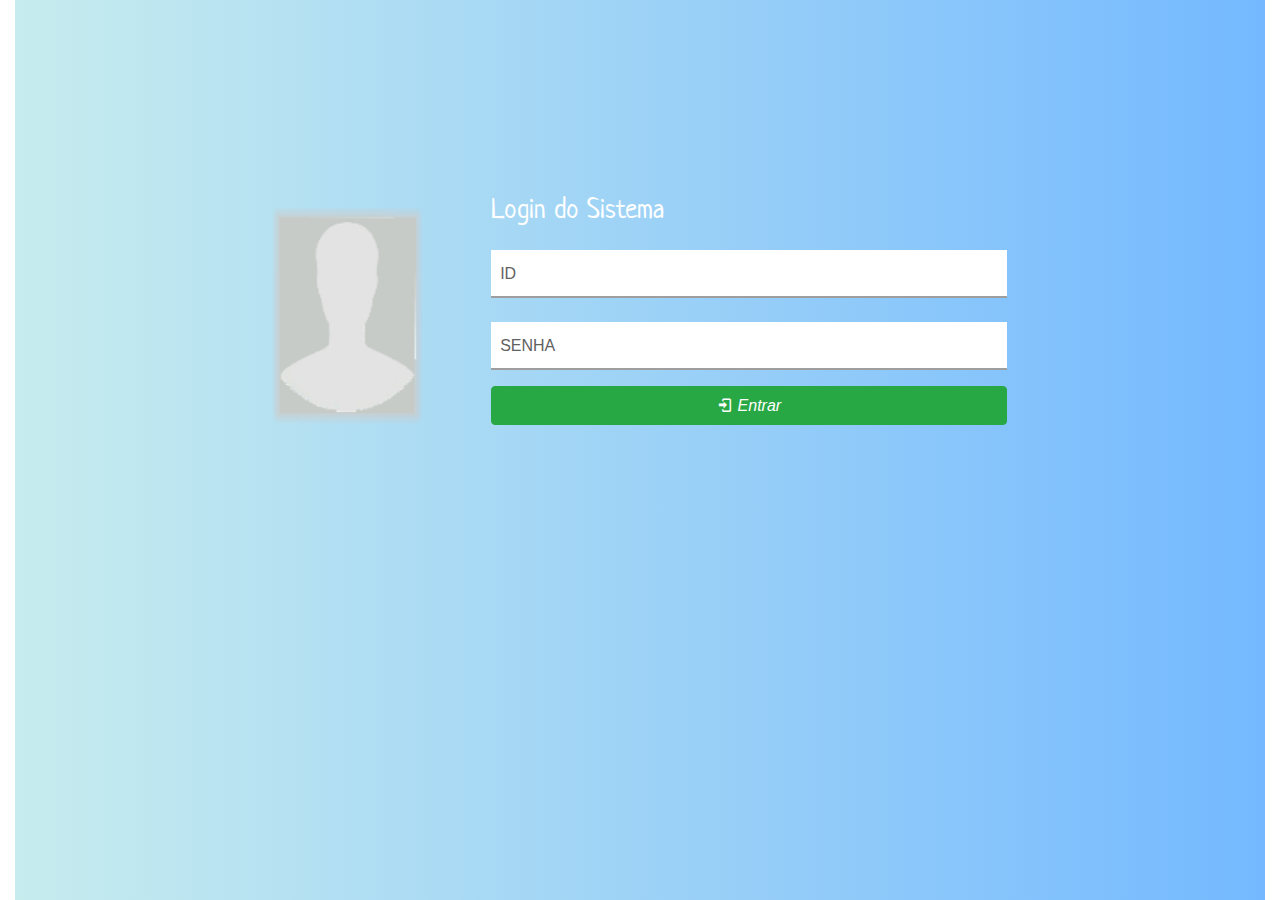
<file: index.html>
<!DOCTYPE html>
<html lang="en">

<head>
    <meta charset="UTF-8">
    <meta name="viewport" content="width=device-width, initial-scale=1.0">
    <title>Sistema Gerenciador do Boletim Escolar</title>
    <link rel="shortcut icon" href="img/favicon.png" type="image/x-icon">
    <link rel="stylesheet" href="css/bootstrap.css">
    <link rel="stylesheet" href="libs/MaterialDesign-Webfont-master/css/materialdesignicons.css">
    <link rel="stylesheet" href="css/background-animation.css">
    <link rel="stylesheet" href="css/estilo.css">
</head>

<body>
    <div class="container-fluid">
        <div class="area-animacao">
            <div class="area">
                <li></li>
                <li></li>
                <li></li>
                <li></li>
                <li></li>
                <li></li>
           
        <div class="row justify-content-center" style="margin-top: 15%;">

            <div class="col-6 col-sm-6 col-md-2 mr-0">
                <img src="img/teste1.png" class="mt-3" alt="pessoa">
            </div>
            <div class="col-12 col-sm-6 col-md-5 ml-0">
                <h3 class="text-white ml-0">Login do Sistema</h3>
                <section style="background-color: none">
                    <form class="mt-4" id="form-login">
                        <div class="form-group input-container">
                            <input type="number" class="input" name="id" id="id" size="10" pattern=".+" required>
                            <label for="id">&nbsp;&nbsp;ID</label>
                        </div>
                        <div class="form-group input-container mt-4">
                            <input type="password" class="input" name="senha" id="senha" pattern=".+" required>
                            <label for="senha">&nbsp;&nbsp;SENHA</label>
                        </div>
                        <button class="btn btn-success btn-block btn-login"><i class="mdi mdi-login"> Entrar</i></button>
                    </form>
                </section>
            </div>
        </div>
    </div>
</div>
    </div>

 


    <script src="js/jquery-3.5.1.js"></script>
    <script src="js/bootstrap.js"></script>
    <script src="src/alunos/controle/login-alunos.js"></script>
</body>

</html>
</file>
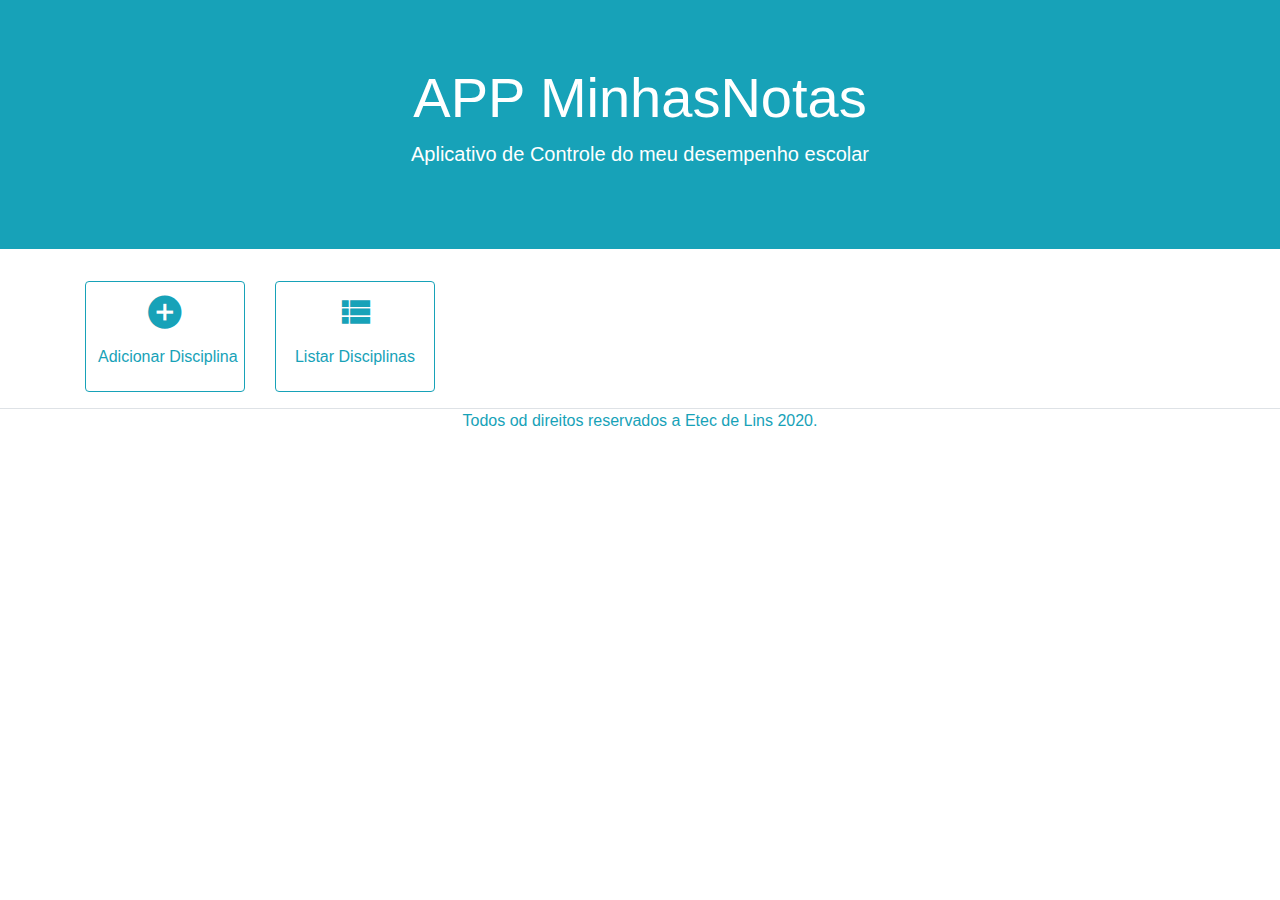
<file: src/index.html>
<!DOCTYPE html>
<html lang="en">

<head>
    <meta charset="UTF-8">
    <meta name="viewport" content="width=device-width, initial-scale=1.0">
    <title>APP MinhasNotas</title>
    <link rel="shortcut icon" href="../img/favicon.png" type="image/x-icon">
    <link rel="stylesheet" href="../css/bootstrap.css">
    <link rel="stylesheet" href="../libs/MaterialDesign-Webfont-master/css/materialdesignicons.css">
</head>

<body>

    <div class="jumbotron jumbotron-fluid bg-info">
        <h1 class="display-4 text-center text-white">APP MinhasNotas</h1>
        <p class="lead text-center text-white">Aplicativo de Controle do meu desempenho escolar</p>
    </div>

    <div class="container" id="conteudo">
        <!--Aqui ficará todo o conteúdo dinâmico-->
        <div class="row">
            <div class="col-6 col-md-2">
                <button id="adiciona" class="btn btn-outline-info btn-block">
                    <h1 class="text-center">
                        <i class="mdi mdi-plus-circle mdi48px"></i>
                    </h1>
                    <p class="text-center">Adicionar Disciplina</p>
                </button>
            </div>
            <div class="col-6 col-md-2">
                <button class="btn btn-outline-info btn-block">
                    <h1 class="text-center">
                        <i class="mdi mdi-view-list mdi48px"></i>
                    </h1>
                    <p class="text-center">Listar Disciplinas</p>
                </button>
            </div>
        </div>
    </div>

    <div class="container-fluid border-top mt-3">
        <div class="row justify-content-center">
            <div class="col-10 col-md-6">
                <p class="text-center text-info">
                    Todos od direitos reservados a Etec de Lins 2020.
                </p>
            </div>
        </div>
    </div>

    <script src="../js/jquery-3.5.1.js"></script>
    <script src="../js/bootstrap.js"></script>
    <script src="../js/function-menu.js"></script>
</body>

</html>
</file>
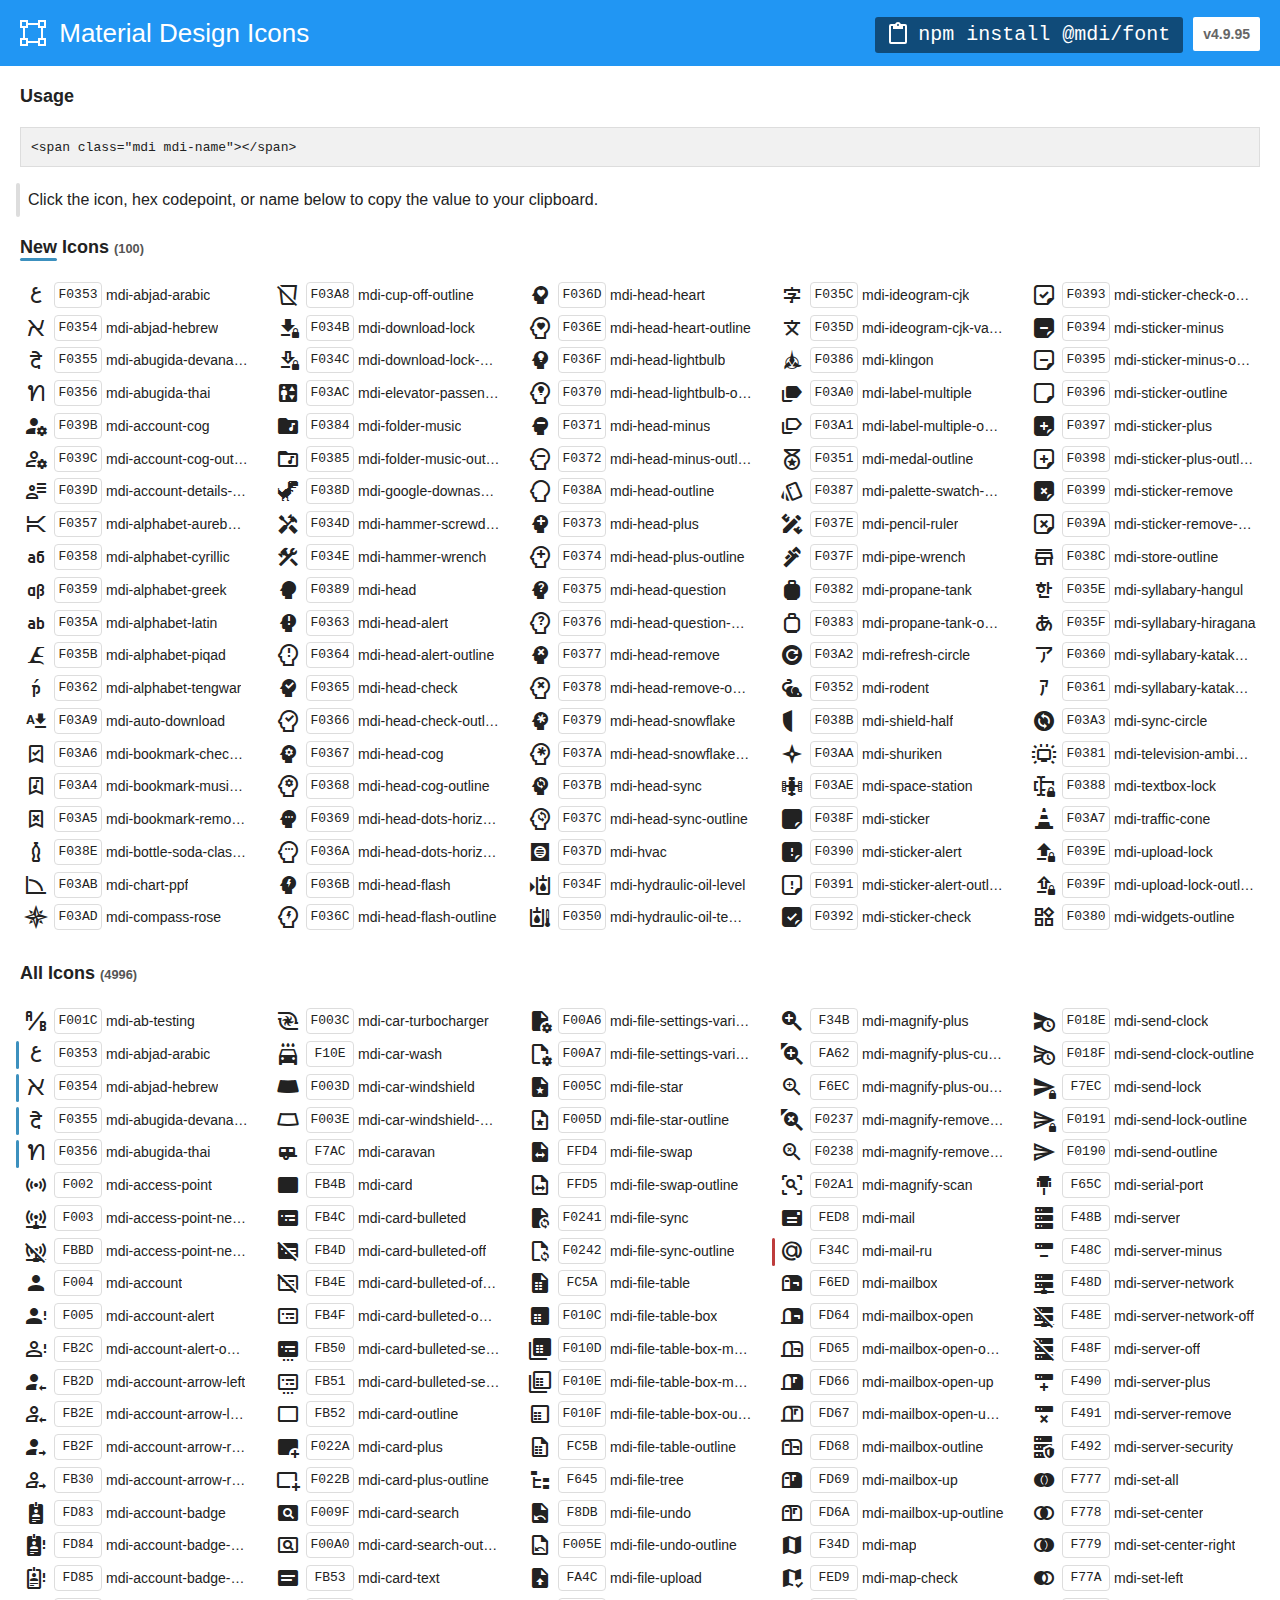
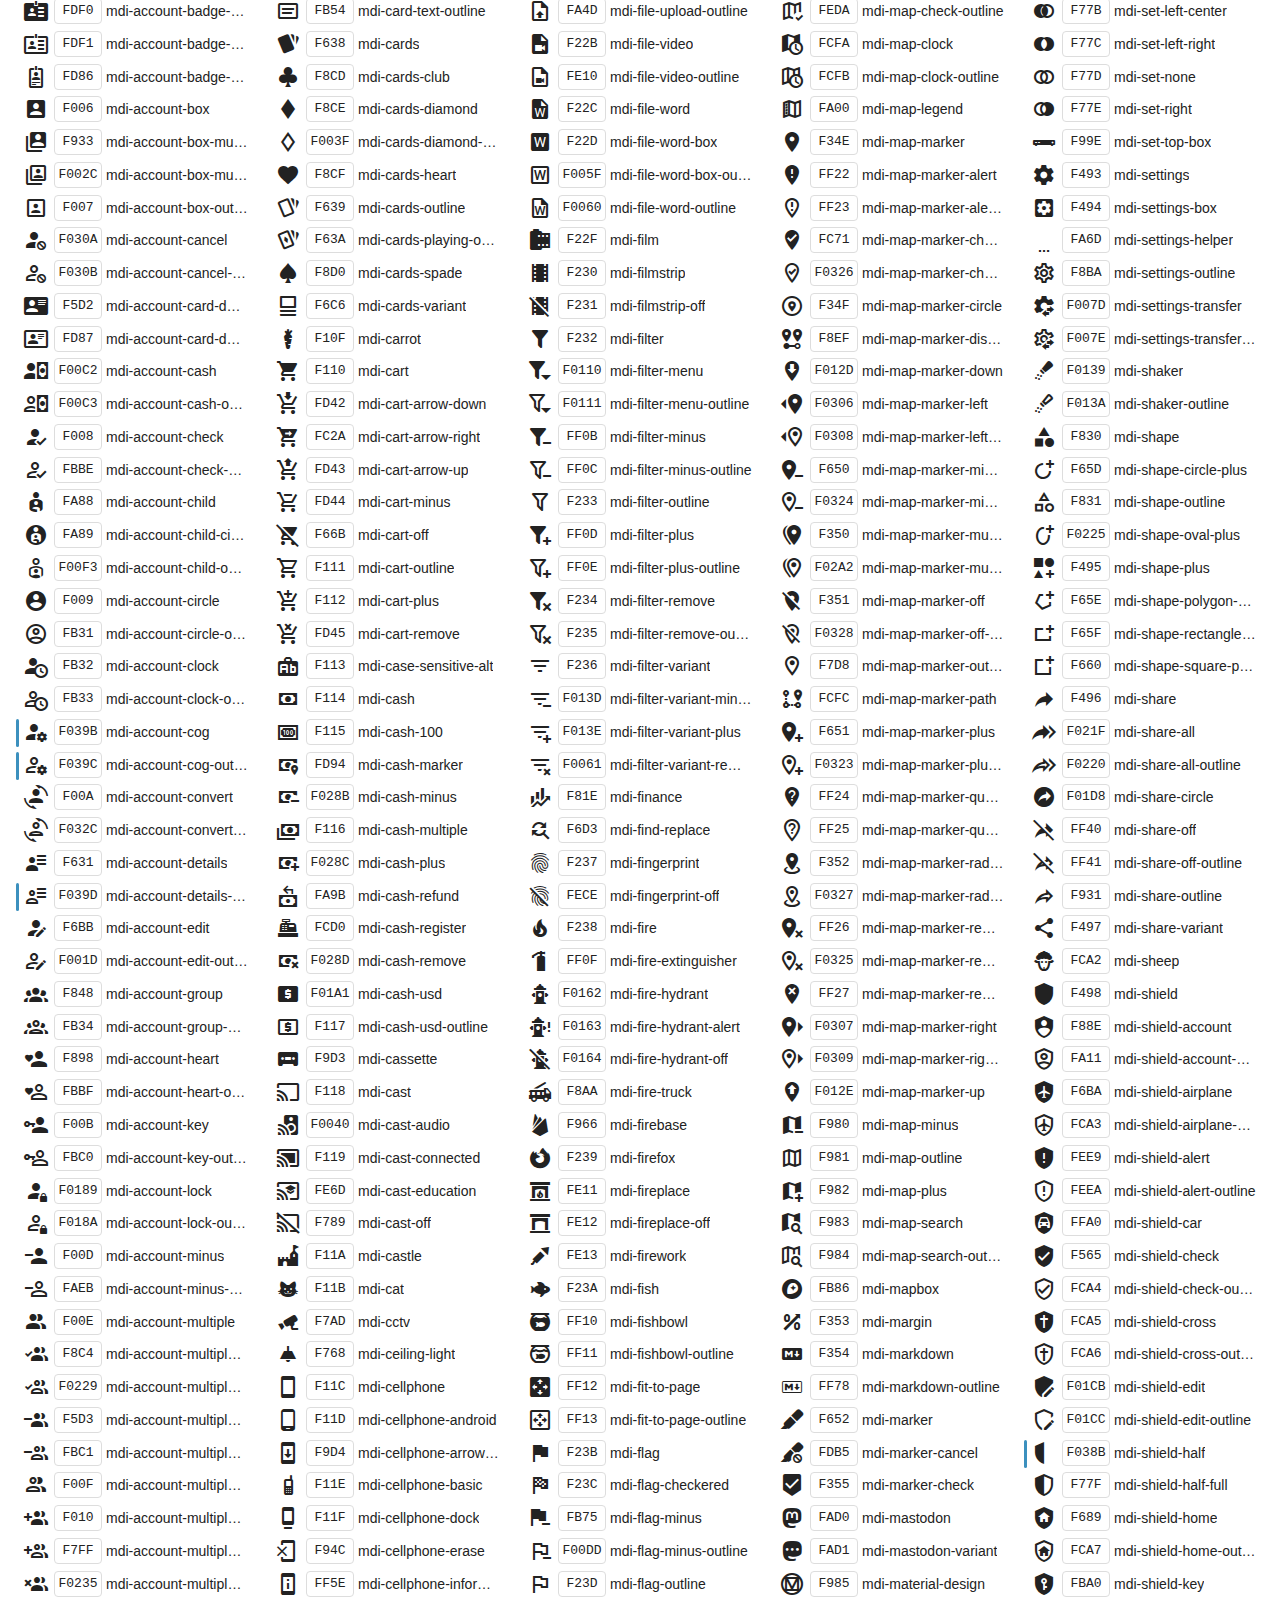
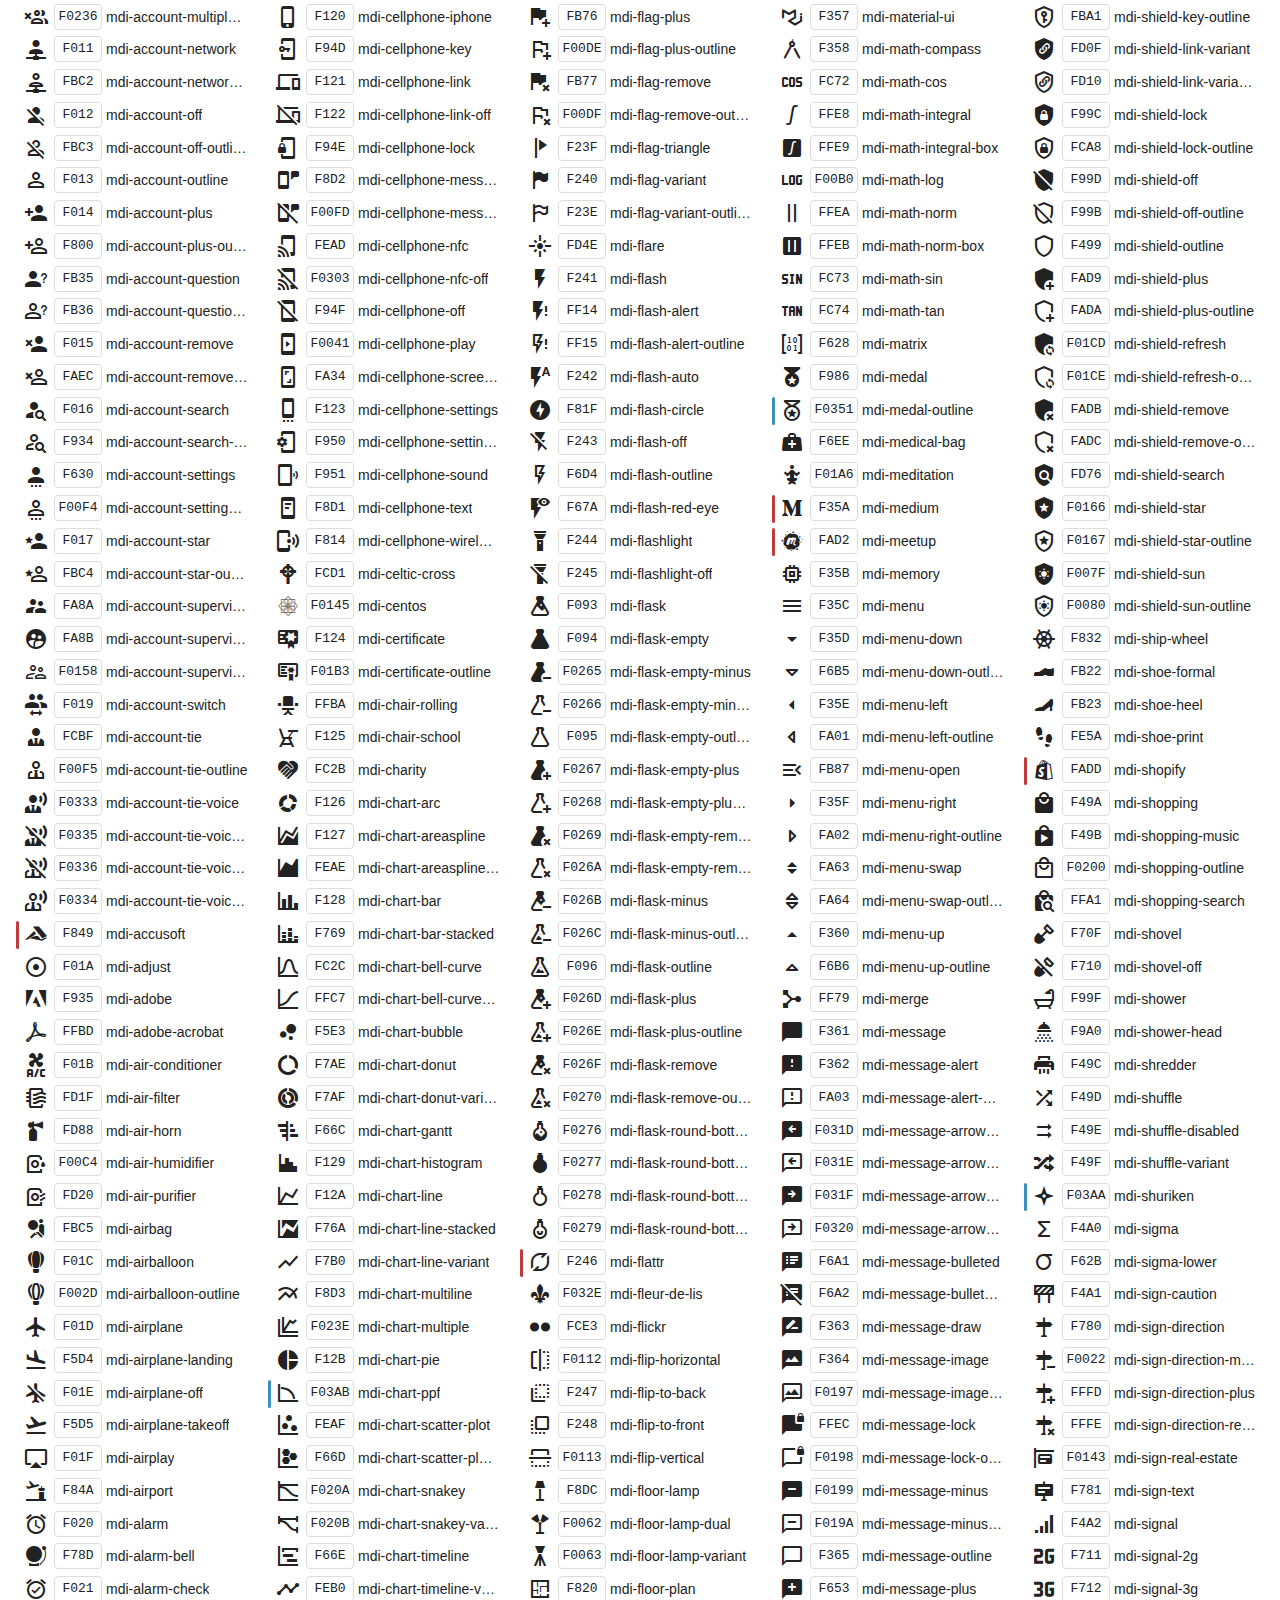
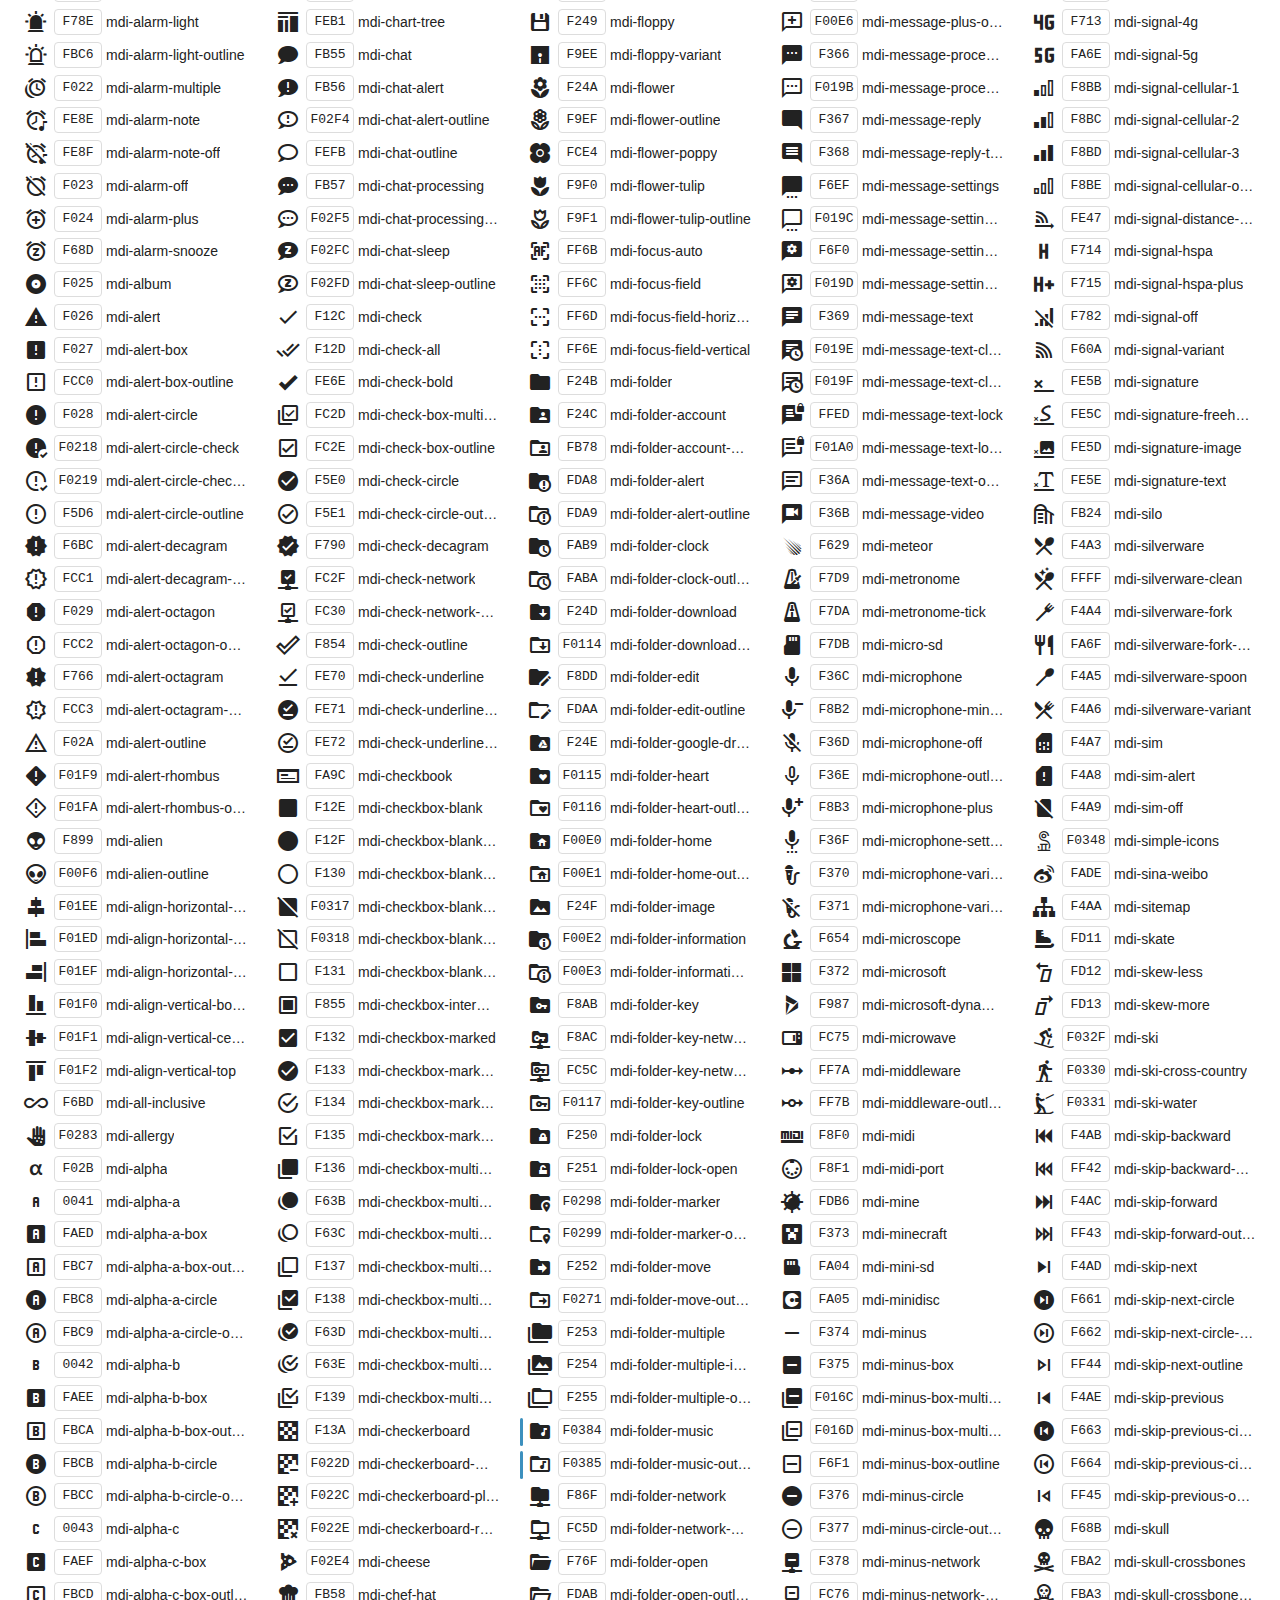
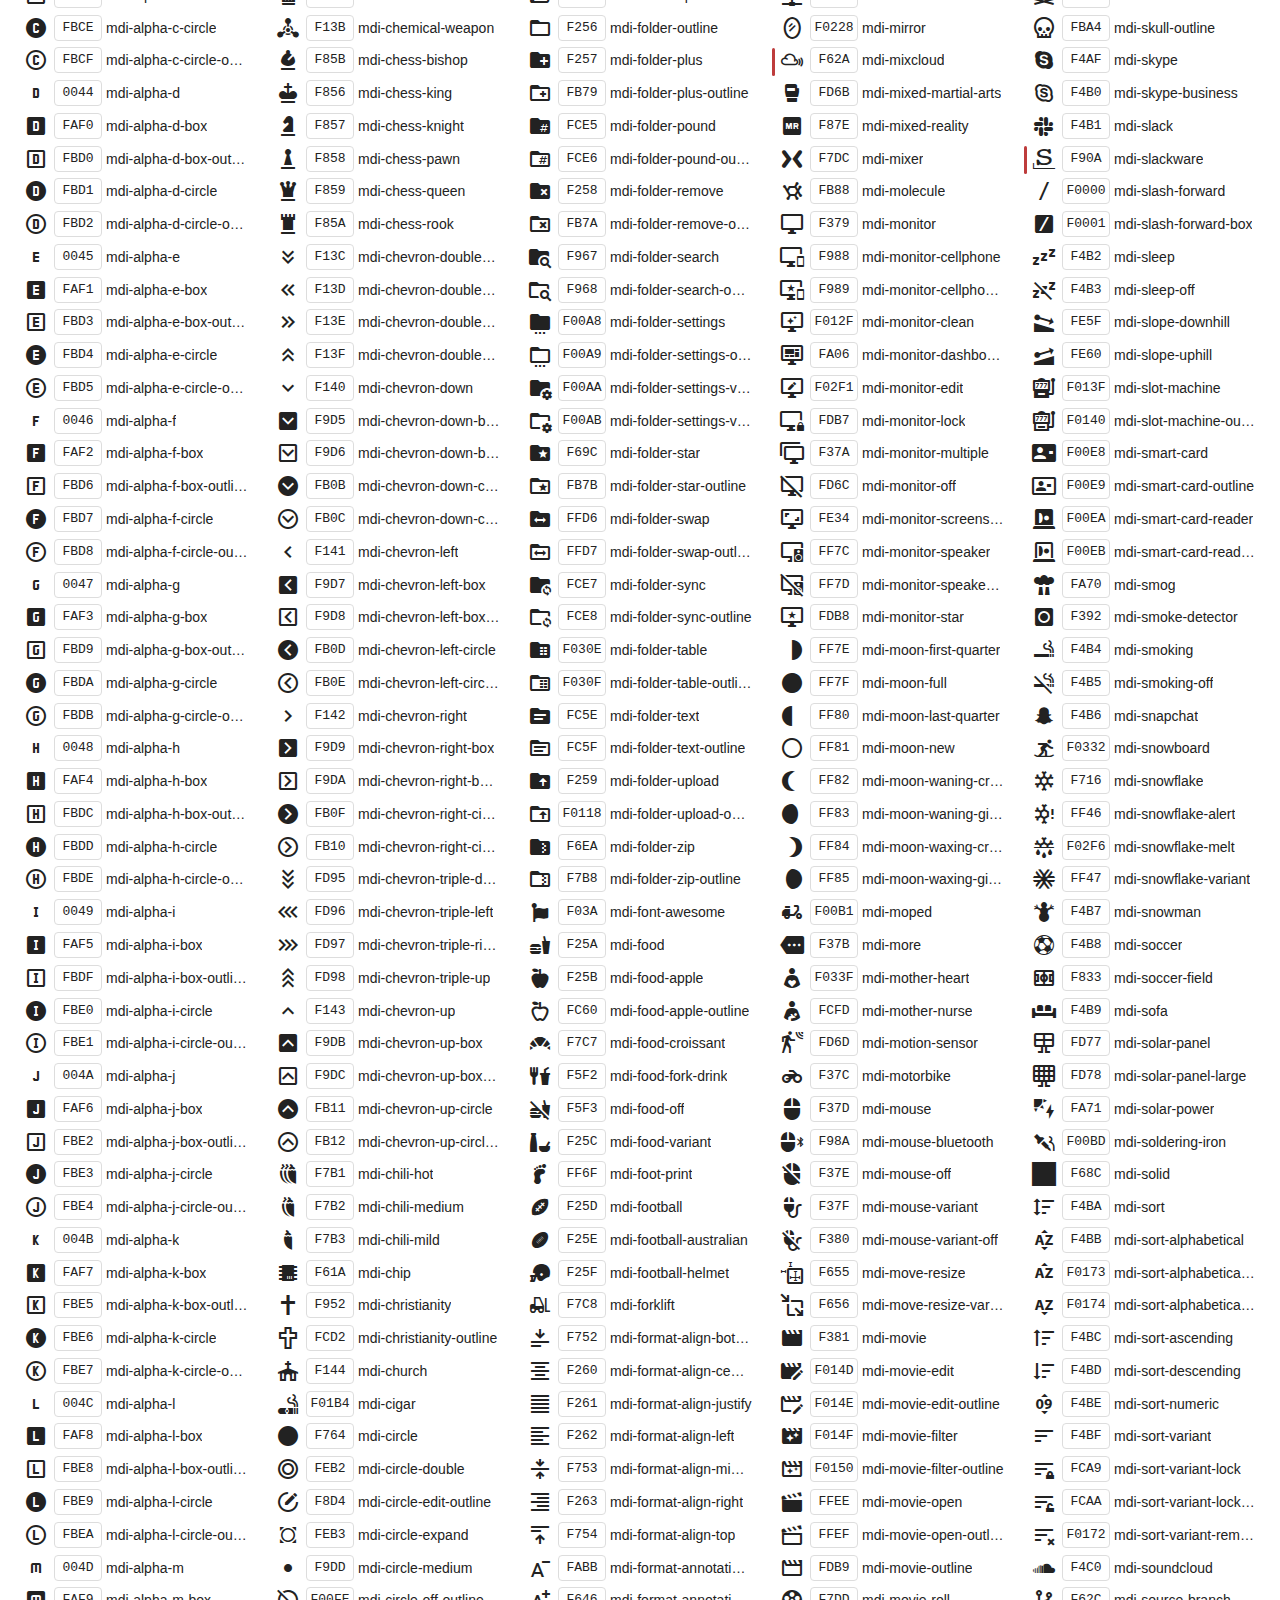
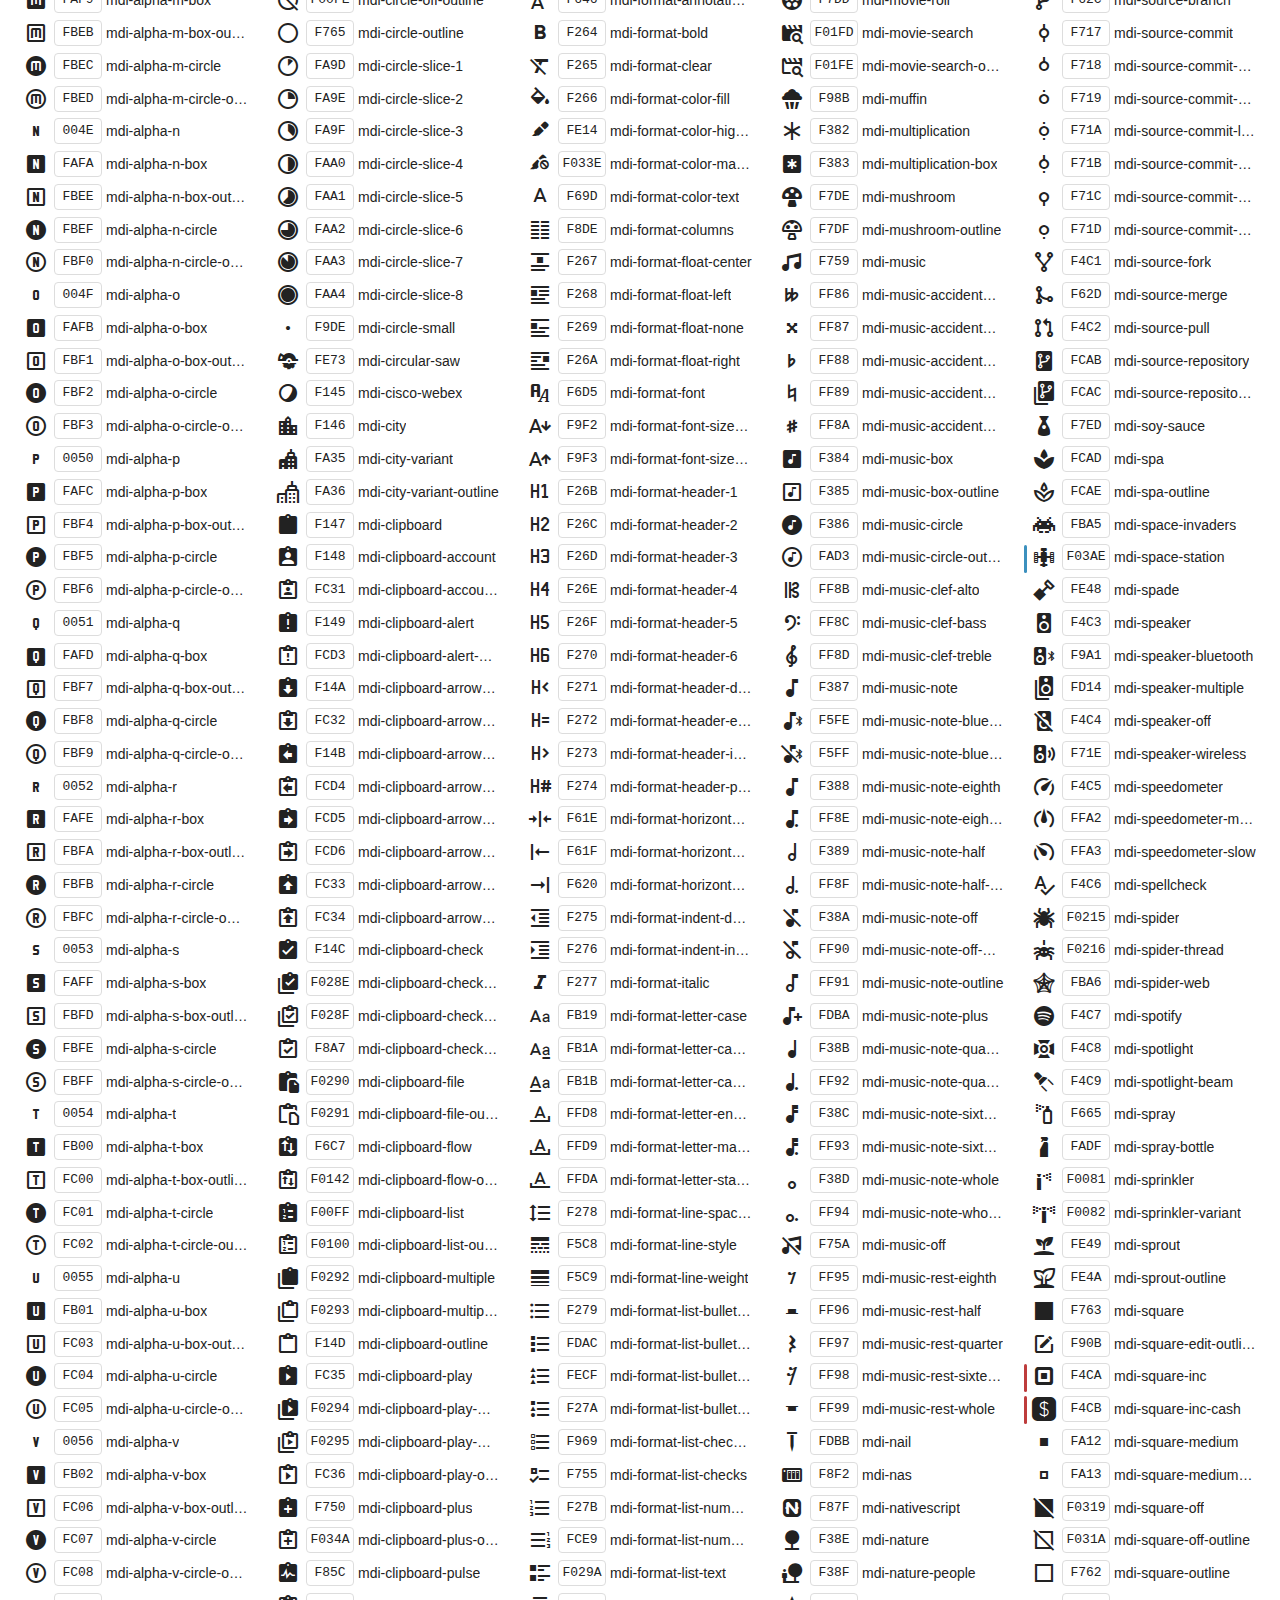
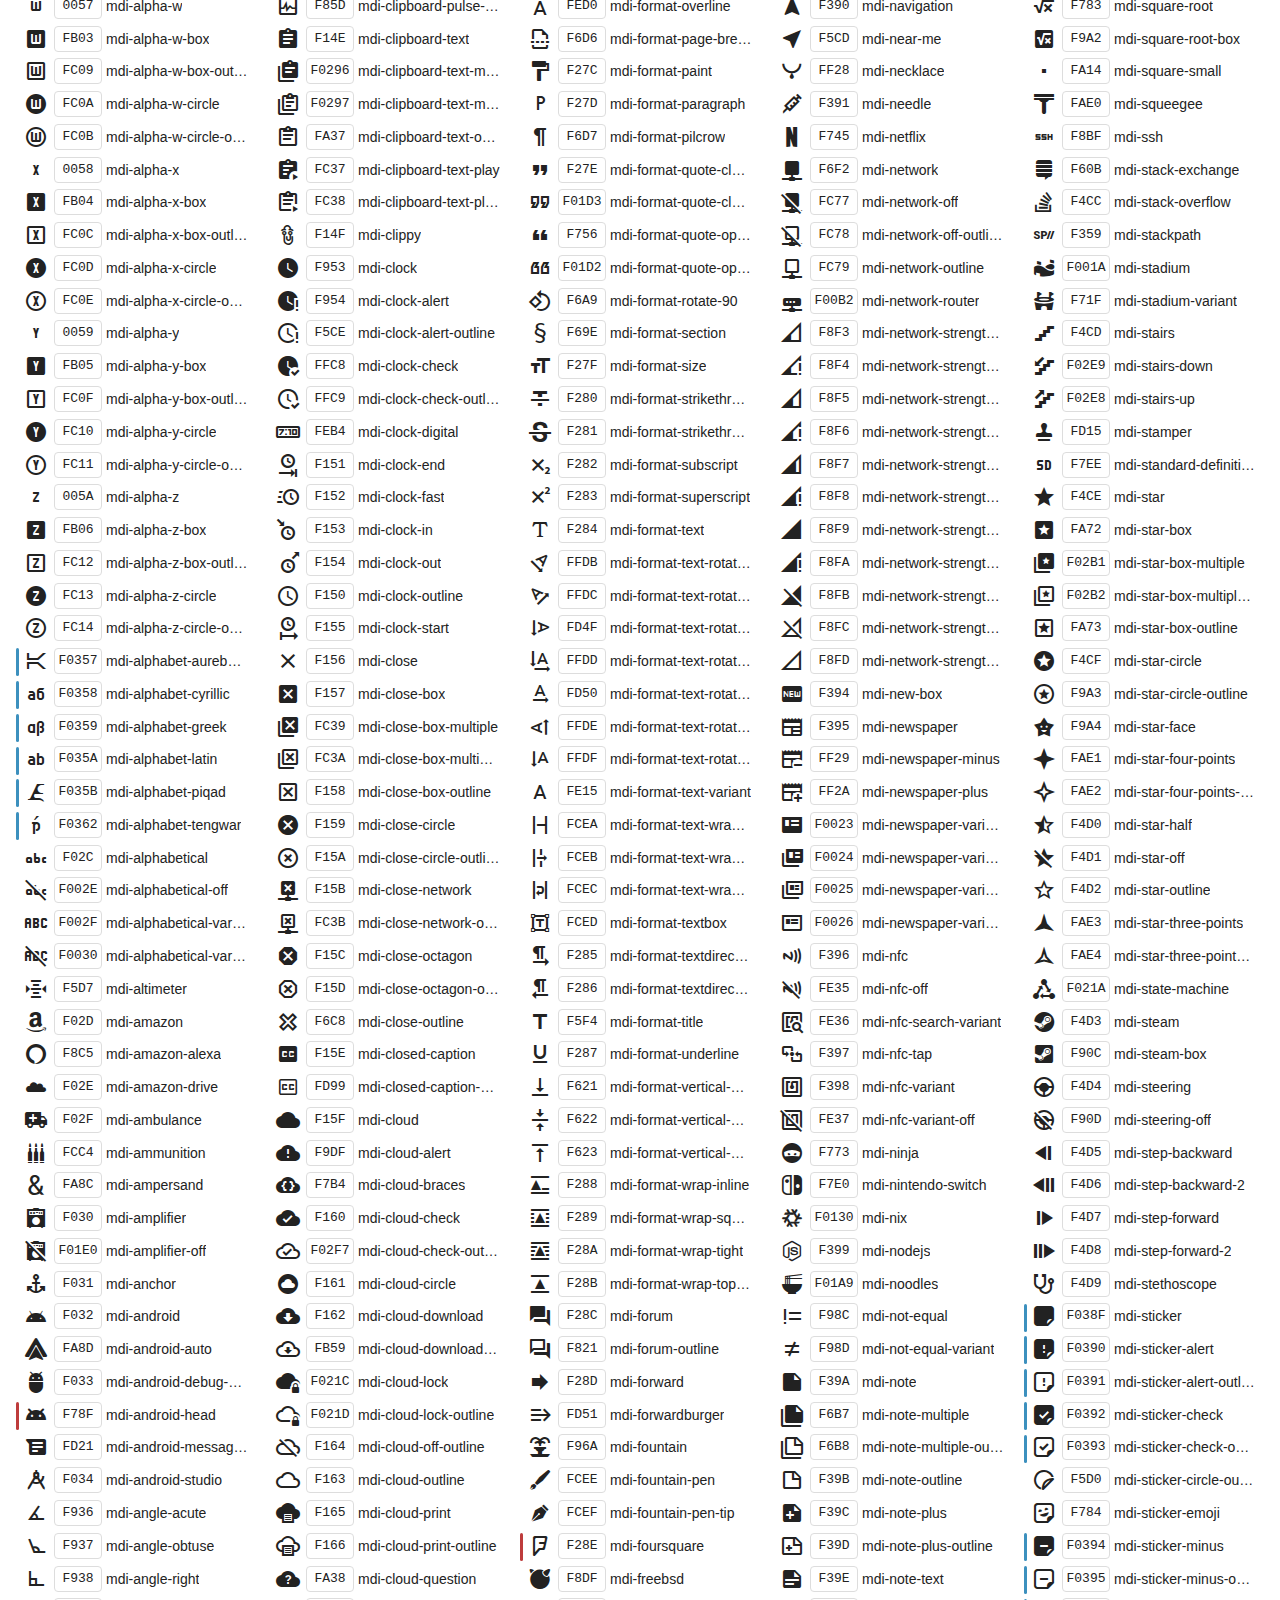
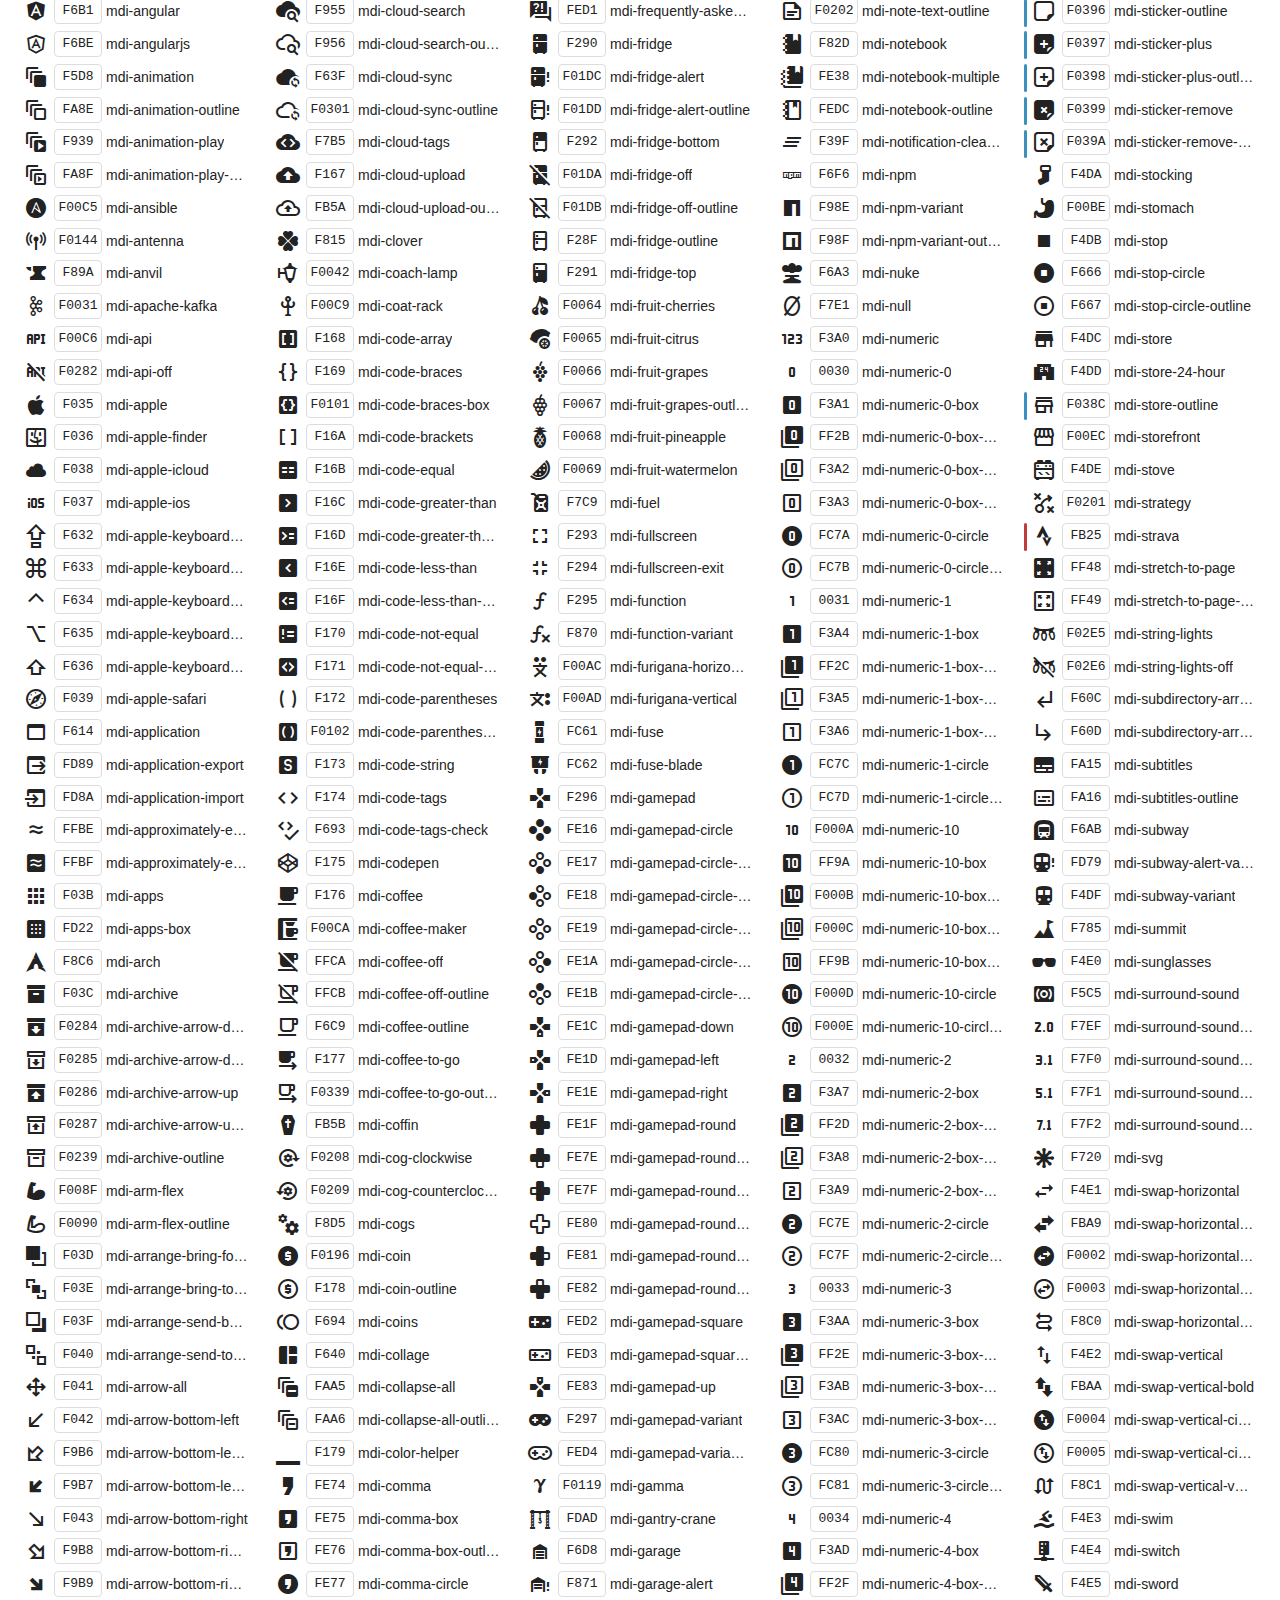
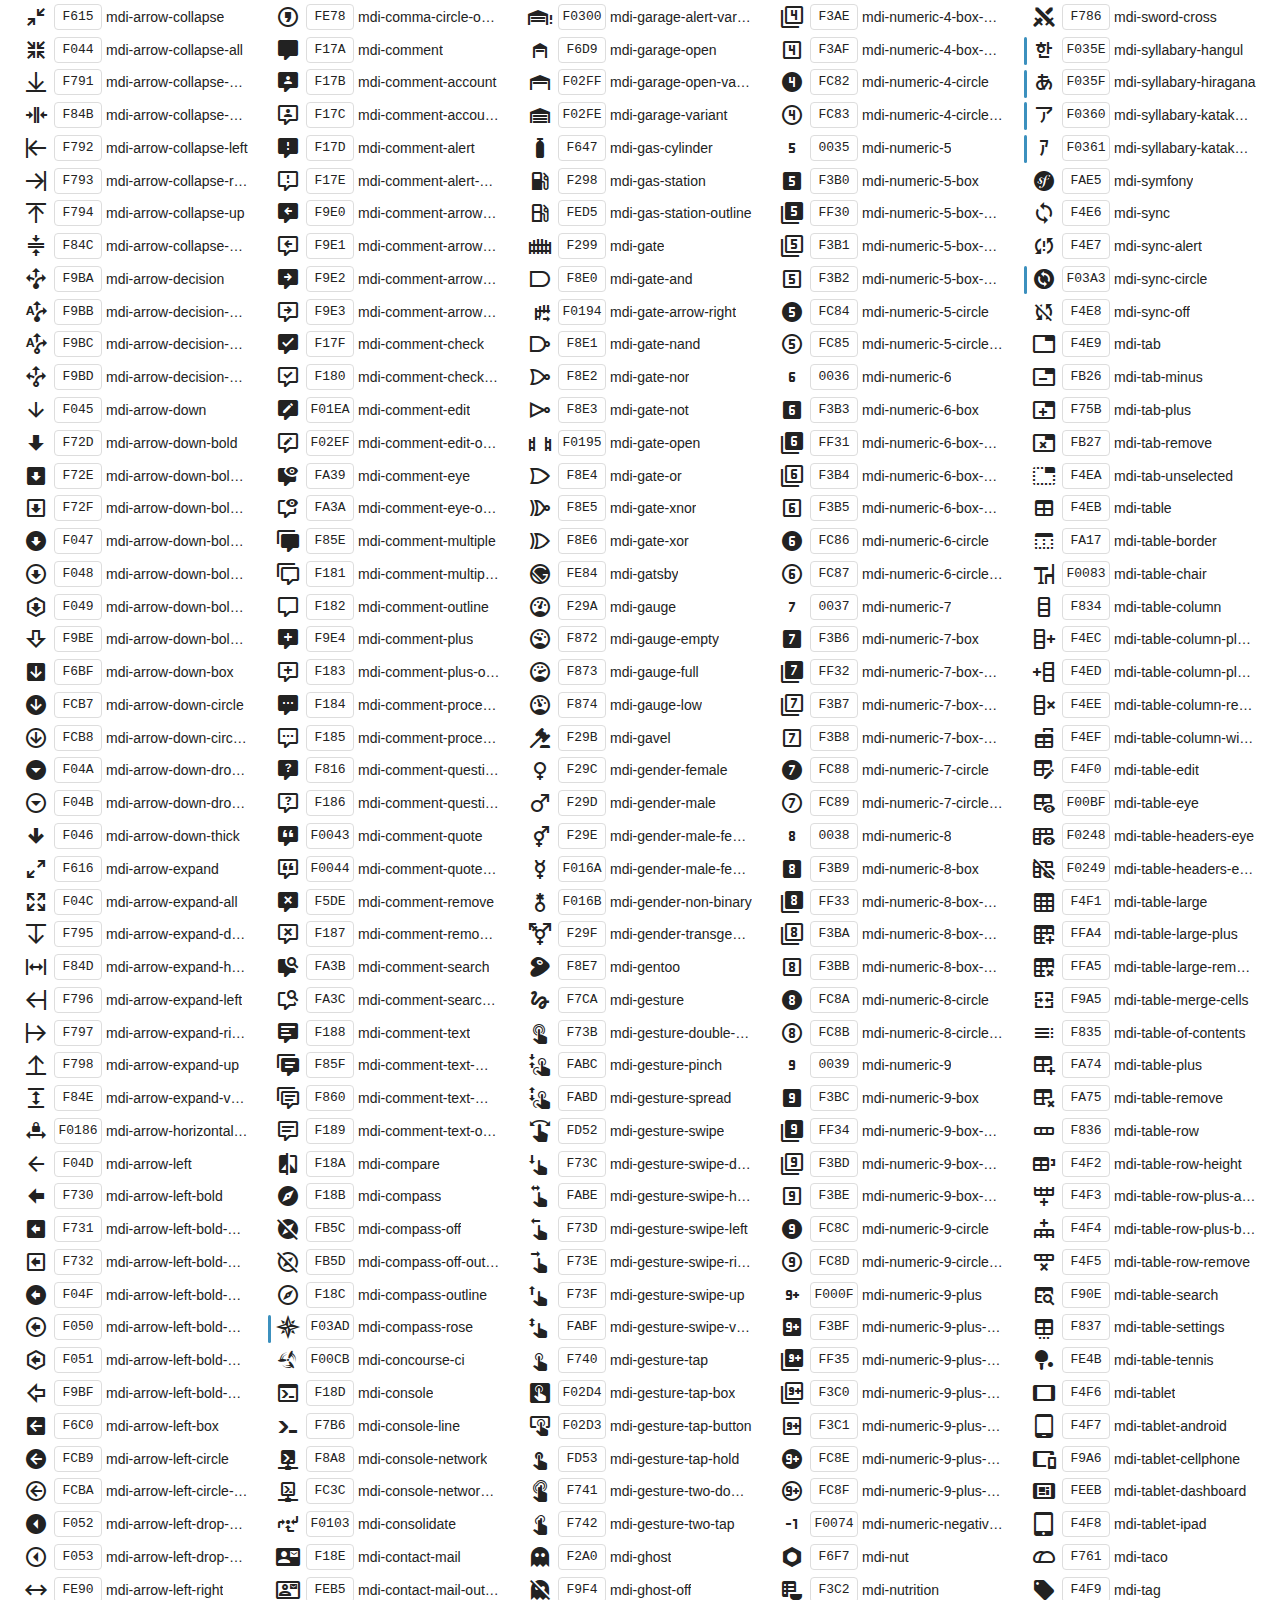
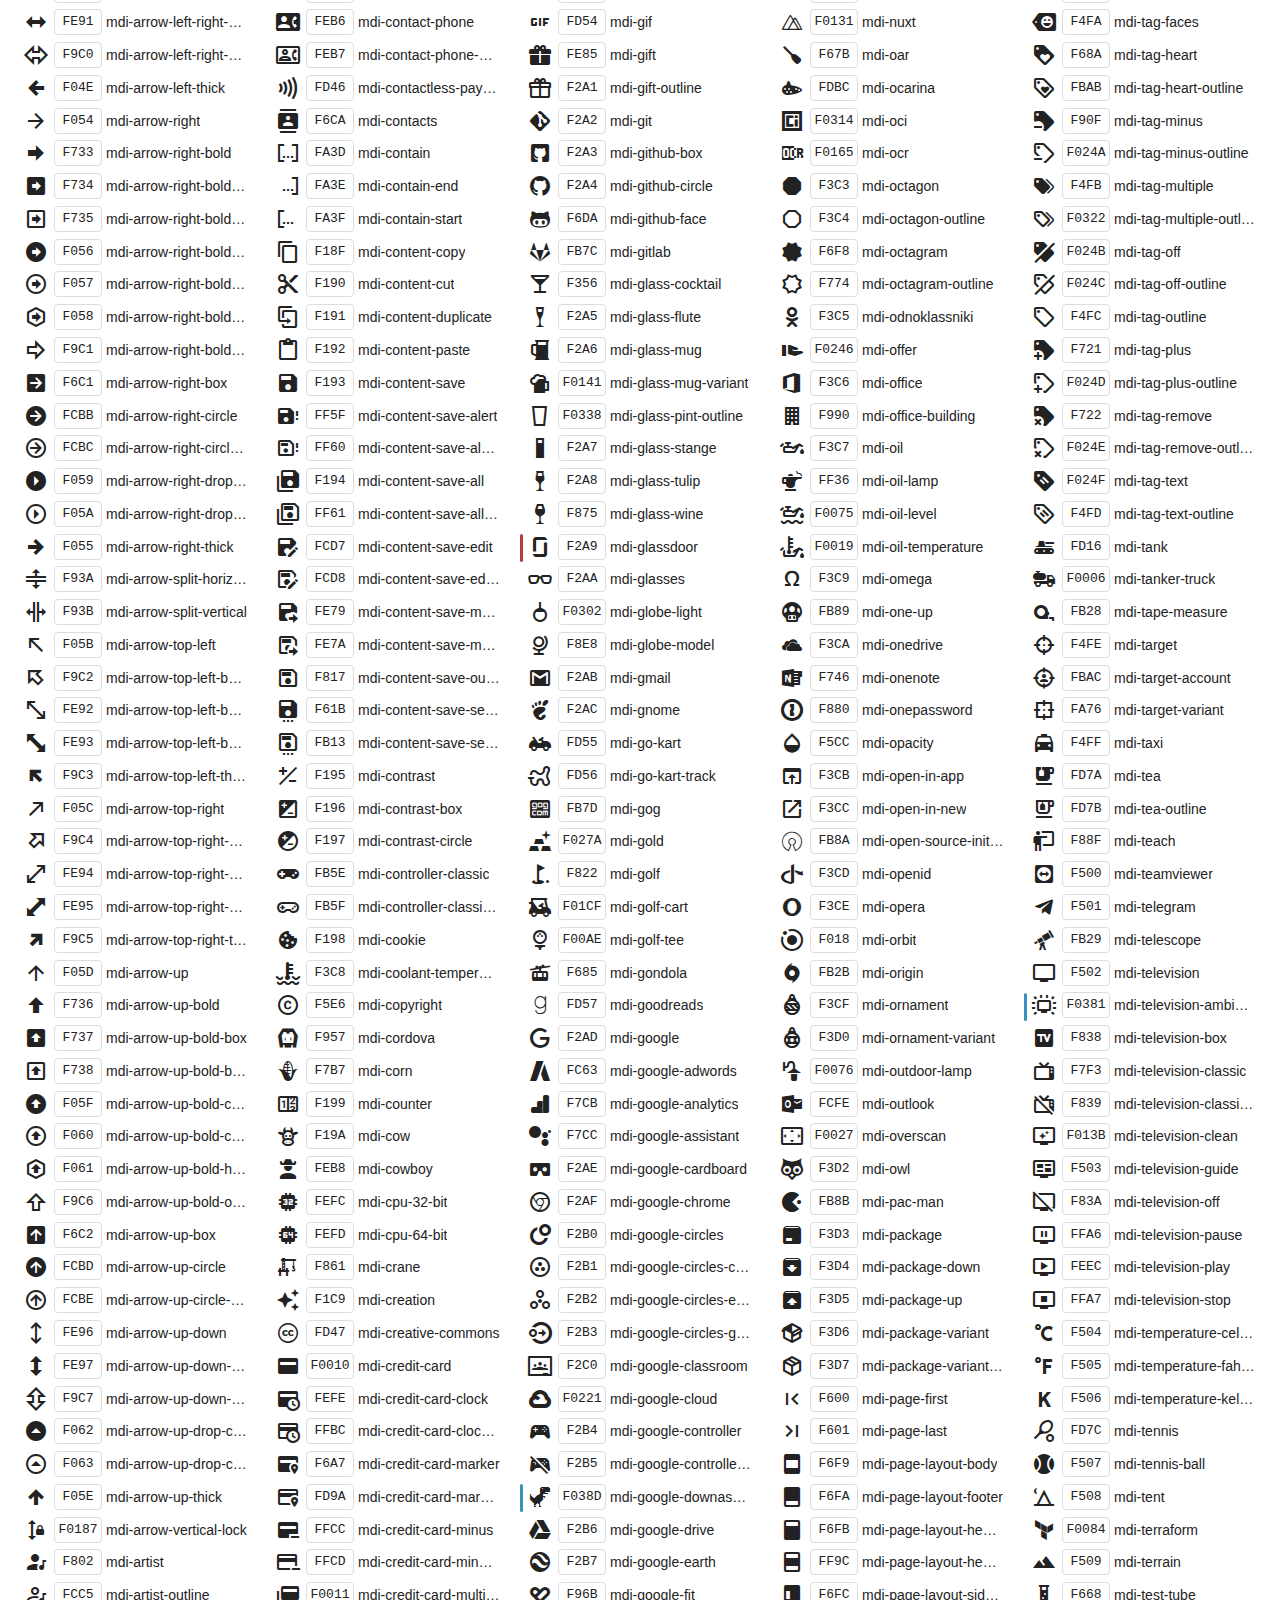
<file: libs/MaterialDesign-Webfont-master/preview.html>
﻿<!doctype html>
<html lang="en">

<head>
    <meta charset="utf-8" />
    <meta name="google" content="notranslate">
    <title>Material Design Icons</title>
    <style>
        * {
            margin: 0;
            padding: 0;
        }

        body {
            margin: 0;
            padding: 0;
            background: #fff;
            color: #222;
        }

        h1,
        h2,
        h3,
        p,
        div,
        blockquote,
        footer {
            font-family: "Helvetica Neue", Arial, sans-serif;
        }

        h1 {
            padding: 20px 20px 16px 20px;
            font-size: 26px;
            line-height: 26px;
            font-weight: normal;
            color: #FFF;
            background-color: #2196F3;
        }

        h1 svg {
            vertical-align: middle;
            width: 26px;
            height: 26px;
            margin: 0 6px 4px 0;
        }

        h1 svg path {
            fill: #FFF;
        }

        h1 .version {
            font-size: 14px;
            background: #FFF;
            padding: 4px 10px;
            float: right;
            border-radius: 2px;
            margin: -3px 0 0 0;
            color: #666;
            font-weight: bold;
        }

        h1 .version::before {
            content: 'v';
        }

        h1 code {
            font-size: 20px;
            background: rgba(0, 0, 0, 0.5);
            padding: 4px 12px;
            border-radius: 3px;
            float: right;
            margin: -3px 10px 0 0;
            border: 1px solid transparent;
            cursor: pointer;
        }

        h1 code:hover {
            border: 1px solid #FFF;
        }

        h1 code svg {
            width: 24px;
            height: 24px;
            margin: -1px -4px 0 -2px
        }

        h2 {
            font-size: 18px;
            padding: 20px;
        }

        h2 small {
            color: #555;
            font-size: 0.8rem;
        }

        h2 small::before {
            content: '(';
        }

        h2 small::after {
            content: ')';
        }

        h2 span {
            position: relative;
        }

        h2.newicons span::before {
            position: absolute;
            content: ' ';
            width: 100%;
            height: 0.2rem;
            bottom: -0.25rem;
            background: #3C90BE;
            border-radius: 0.1rem;
        }

        h2.deprecatedicons span::before {
            position: absolute;
            content: ' ';
            width: 100%;
            height: 0.2rem;
            bottom: -0.25rem;
            background: #BE3C3C;
            border-radius: 0.1rem;
        }

        h3 {
            font-size: 14px;
            padding: 10px 20px 0 20px;
            font-weight: bold;
        }

        p {
            padding: 10px 20px;
        }

        p code {
            display: inline-block;
            vertical-align: middle;
            background: #F1F1F1;
            padding: 3px 5px;
            border-radius: 3px;
            border: 1px solid #DDD;
        }

        p i.mdi {
            vertical-align: middle;
            border-radius: 4px;
            display: inline-block;
        }

        p i.mdi.dark-demo {
            background: #333;
        }

        p.note {
            color: #999;
            font-size: 14px;
            padding: 0 20px 5px 20px;
        }

        p.deprecated {
            margin: -0.5rem 0 0.25rem 0;
        }

        p.extras {
            margin-top: -0.5rem;
        }

        div.icons {
            padding: 0 20px 10px 20px;
            -webkit-column-count: 5;
            -moz-column-count: 5;
            column-count: 5;
            -webkit-column-gap: 20px;
            -moz-column-gap: 20px;
            column-gap: 20px;
        }

        div.icons div {
            line-height: 2em;
        }

        div.icons div span {
            cursor: pointer;
            font-size: 14px;
            text-overflow: ellipsis;
            display: inline-block;
            max-width: calc(100% - 90px);
            overflow: hidden;
            vertical-align: middle;
            white-space: nowrap;
        }

        div.icons div code:hover,
        div.icons div span:hover,
        div.icons div i:hover {
            color: #3c90be;
        }

        div.icons div code:hover {
            border-color: #3c90be;
        }

        div.icons div code {
            border: 1px solid #DDD;
            width: 46px;
            margin-left: 2px;
            margin-right: 4px;
            border-radius: 4px;
            display: inline-block;
            vertical-align: middle;
            text-align: center;
            line-height: 24px;
            cursor: pointer;
        }

        div.icons div i {
            display: inline-block;
            width: 32px;
            height: 24px;
            text-align: center;
            vertical-align: middle;
            cursor: pointer;
            line-height: 24px;
        }

        div.icons .mdi::before {
            font-size: 24px;
        }

        div.icons div.new::before {
            content: ' ';
            width: 0.2rem;
            height: 1.75rem;
            position: absolute;
            margin-top: 0.25rem;
            margin-left: -0.25rem;
            background: #3C90BE;
            border-radius: 0.1rem;
        }

        div.icons div.deprecated::before {
            content: ' ';
            width: 0.2rem;
            height: 1.75rem;
            position: absolute;
            margin-top: 0.25rem;
            margin-left: -0.25rem;
            background: #BE3C3C;
            border-radius: 0.1rem;
        }

        pre {
            margin: 0 20px;
            font-family: Consolas, monospace;
            padding: 10px;
            border: 1px solid #DDD;
            background: #F1F1F1;
        }

        blockquote {
            position: relative;
            margin: 1rem 1rem 0 1rem;
            padding: 0.5rem 0.5rem 0.5rem 0.75rem;
        }

        blockquote.note::before {
            content: ' ';
            width: 0.25rem;
            height: 100%;
            background: #DDD;
            position: absolute;
            border-radius: 0.25rem;
            top: 0;
            left: 0;
        }

        blockquote.deprecated::before {
            content: ' ';
            width: 0.25rem;
            height: 100%;
            background: #BE3C3C;
            position: absolute;
            border-radius: 0.25rem;
            top: 0;
            left: 0;
        }

        div.copied {
            position: fixed;
            top: 100px;
            left: 50%;
            width: 200px;
            text-align: center;
            color: #3c763d;
            background-color: #dff0d8;
            border: 1px solid #d6e9c6;
            padding: 10px 15px;
            border-radius: 4px;
            margin-left: -100px;
            box-shadow: 0 0 10px rgba(0, 0, 0, 0.2);
        }

        div.examples {
            display: flex;
            flex-wrap: wrap;
            margin: 0.5rem 1.25rem;
        }

        div.examples > div {
            display: flex;
            margin-right: 0.5rem;
            margin-bottom: 0.5rem;
        }

        div.examples > div > div:first-child {
            display: flex;
            padding: 0.5rem;
            border-radius: 0.25rem;
            box-shadow: 0 0 0.25rem rgba(0, 0, 0, 0.4);
            background: #FFF;
            z-index: 1;
            align-items: center;
            justify-content: center;
        }

        div.examples > div > div:first-child + div {
            display: flex;
            margin-left: -0.25rem;
            padding: 0.5rem 0.75rem 0.5rem 1rem;
            background: #222;
            border-radius: 0 0.25rem 0.25rem 0;
        }

        div.examples > div > div:first-child + div > code {
            color: #FFF;
            align-self: center;
        }

        div.examples > div > div.dark:first-child {
            background: #444;
        }

        div.examples i {
            display: flex;
        }

        div.examples-size > div > div:first-child {
            min-width: 3rem;
        }

        footer {
            display: flex;
            padding: 20px;
            color: #666;
            border-top: 1px solid #DDD;
            background: #F1F1F1;
        }

        footer > div:first-child {
            flex: 1;
        }

        footer > div:last-child {
            text-align: right;
        }

        footer a {
            color: #e91e63;
            text-decoration: none;
        }

        footer a:hover {
            text-decoration: underline;
        }
    </style>
    <link href="css/materialdesignicons.min.css" media="all" rel="stylesheet" type="text/css" />
</head>

<body>
    <h1>
        <svg>
            <path d="M0,0H8V3H18V0H26V8H23V18H26V26H18V23H8V21H18V18H21V8H18V5H8V8H5V18H8V26H0V18H3V8H0V0M2,2V6H6V2H2M2,20V24H6V20H2M20,2V6H24V2H20M20,20V24H24V20H20Z"></path>
        </svg>
        Material Design Icons
        <span class="version">4.9.95</span>
        <code id="npm" title="Copy to Clipboard">
            <svg viewBox="0 0 24 24">
                <path d="M19,20H5V4H7V7H17V4H19M12,2A1,1 0 0,1 13,3A1,1 0 0,1 12,4A1,1 0 0,1 11,3A1,1 0 0,1 12,2M19,2H14.82C14.4,0.84 13.3,0 12,0C10.7,0 9.6,0.84 9.18,2H5A2,2 0 0,0 3,4V20A2,2 0 0,0 5,22H19A2,2 0 0,0 21,20V4A2,2 0 0,0 19,2Z" />
            </svg>
            npm install @mdi/font
        </code>
    </h1>

    <h2 class="usage">Usage</h2>
    <pre><code>&lt;span class=&quot;mdi mdi-<span id="name">name</span>&quot;&gt;&lt;/span&gt;</code></pre>

    <blockquote class="note">
        Click the icon, hex codepoint, or name below to copy the value to your clipboard.
    </blockquote>

    <h2 class="newicons"><span>New</span> Icons <small id="newIconsCount">-</small></h2>
    <div class="icons" id="newIcons"></div>

    <h2 class="icons">All Icons <small id="iconsCount">-</small></h2>
    <div class="icons" id="icons"></div>

    <h2 class="deprecatedicons"><span>Deprecated</span> Icons <small id="deprecatedIconsCount">-</small></h2>
    <p class="deprecated" id="deprecated">
        Deprecated icons will be removed in a future major release.
    </p>
    <div class="icons" id="deprecatedIcons"></div>

    <h2 class="extras">Extras</h2>

    <p class="extras">The helper CSS classes are listed below.</p>

    <section>
        <h3>Size</h3>

        <div class="examples examples-size">
            <div>
                <div>
                    <i class="mdi mdi-18px mdi-account"></i>
                </div>
                <div>
                    <code>mdi-18px</code>
                </div>
            </div>
            <div>
                <div>
                    <i class="mdi mdi-24px mdi-account"></i>
                </div>
                <div>
                    <code>mdi-24px</code>
                </div>
            </div>
            <div>
                <div>
                    <i class="mdi mdi-36px mdi-account"></i>
                </div>
                <div>
                    <code>mdi-36px</code>
                </div>
            </div>
            <div>
                <div>
                    <i class="mdi mdi-48px mdi-account"></i>
                </div>
                <div>
                    <code>mdi-48px</code>
                </div>
            </div>
        </div>
    </section>

    <h3>Rotate</h3>

    <div class="examples">
        <div>
            <div>
                <i class="mdi mdi-36px mdi-account"></i>
            </div>
        </div>
        <div>
            <div>
                <i class="mdi mdi-36px mdi-rotate-45 mdi-account"></i>
            </div>
            <div>
                <code>mdi-rotate-45</code> 
            </div>
        </div>
        <div>
            <div>
                <i class="mdi mdi-36px mdi-rotate-90 mdi-account"></i>
            </div>
            <div>
                <code>mdi-rotate-90</code>
            </div>
        </div>
        <div>
            <div>
                <i class="mdi mdi-36px mdi-rotate-135 mdi-account"></i>
            </div>
            <div>
                <code>mdi-rotate-135</code>
            </div>
        </div>
        <div>
            <div>
                <i class="mdi mdi-36px mdi-rotate-180 mdi-account"></i>
            </div>
            <div>
                <code>mdi-rotate-180</code>
            </div>
        </div>
        <div>
            <div>
                <i class="mdi mdi-36px mdi-rotate-225 mdi-account"></i>
            </div>
            <div>
                <code>mdi-rotate-225</code>
            </div>
        </div>
        <div>
            <div>
                <i class="mdi mdi-36px mdi-rotate-270 mdi-account"></i>
            </div>
            <div>
                <code>mdi-rotate-270</code>
            </div>
        </div>
        <div>
            <div>
                <i class="mdi mdi-36px mdi-rotate-315 mdi-account"></i>
            </div>
            <div>
                <code>mdi-rotate-315</code> 
            </div>
        </div>
    </div>

    <h3>Flip</h3>

    <div class="examples">
        <div>
            <div>
                <i class="mdi mdi-36px mdi-account-alert"></i>
            </div>
        </div>
        <div>
            <div>
                <i class="mdi mdi-36px mdi-flip-h mdi-account-alert"></i>
            </div>
            <div>
                <code>mdi-flip-h</code> 
            </div>
        </div>
        <div>
            <div>
                <i class="mdi mdi-36px mdi-flip-v mdi-account-alert"></i>
            </div>
            <div>
                <code>mdi-flip-v</code> 
            </div>
        </div>
    </div>

    <p class="note"><strong>Note:</strong> We do not include the ability to use <code>mdi-flip-*</code> and
        <code>mdi-rotate-*</code> at the same time.</p>

    <h3>Spin</h3>

    <div class="examples">
        <div>
            <div>
                <i class="mdi mdi-36px mdi-spin mdi-loading"></i>
            </div>
            <div>
                <code>mdi-spin</code>
            </div>
        </div>
        <div>
            <div>
                <i class="mdi mdi-36px mdi-spin mdi-star"></i>
            </div>
            <div>
                <code>mdi-spin</code>
            </div>
        </div>
    </div>

    <h3>Color</h3>

    <div class="examples">
        <div>
            <div class="dark">
                <i class="mdi mdi-36px mdi-light mdi-account dark-demo"></i>
            </div>
            <div>
                <code>mdi-light</code>
            </div>
        </div>
        <div>
            <div class="dark">
                <i class="mdi mdi-36px mdi-light mdi-inactive mdi-account dark-demo"></i>
            </div>
            <div>
                <code>mdi-light mdi-inactive</code>
            </div>
        </div>
        <div>
            <div>
                <i class="mdi mdi-36px mdi-dark mdi-account"></i>
            </div>
            <div>
                <code>mdi-dark</code>
            </div>
        </div>
        <div>
            <div>
                <i class="mdi mdi-36px mdi-dark mdi-inactive mdi-account"></i>
            </div>
            <div>
                <code>mdi-dark mdi-inactive</code> 
            </div>
        </div>
    </div>

    <footer>
        <div>
            Generated with <a href="https://npmjs.com/package/@mdi/font-build">@mdi/font-build</a>
            by <a href="http://MaterialDesignIcons.com/">MaterialDesignIcons.com</a>.
        </div>
        <div>
            <a href="https://www.npmjs.com/org/mdi" target="_blank">NPM @mdi Organization</a>
        </div>
    </footer>

    <script type="text/javascript">
        function isNew(icon) {
            return icon.version === '4.9.95';
        }
        function isDeprecated(icon) {
            return typeof icon.deprecated == 'undefined'
                ? false
                : icon.deprecated;
        }
        function copyText(text) {
            var copyFrom = document.createElement('textarea');
            copyFrom.setAttribute("style", "position:fixed;opacity:0;top:100px;left:100px;");
            copyFrom.value = text;
            document.body.appendChild(copyFrom);
            copyFrom.select();
            document.execCommand('copy');
            var copied = document.createElement('div');
            copied.setAttribute('class', 'copied');
            copied.appendChild(document.createTextNode('Copied to Clipboard'));
            document.body.appendChild(copied);
            setTimeout(function () {
                document.body.removeChild(copyFrom);
                document.body.removeChild(copied);
            }, 1500);
        };
        function getIconItem(icon, isNewIcon, isDeprecatedIcon) {
            var div = document.createElement('div'),
                i = document.createElement('i');
            i.className = 'mdi mdi-' + icon.name;
            div.appendChild(i);
            var code = document.createElement('code');
            code.appendChild(document.createTextNode(icon.hex));
            div.appendChild(code);
            var span = document.createElement('span');
            span.appendChild(document.createTextNode('mdi-' + icon.name));
            div.appendChild(span);
            span.onclick = function () {
                document.getElementById('name').innerHTML = icon.name;
            };
            i.onmouseup = function () {
                copyText(String.fromCodePoint(parseInt(icon.hex, 16)));
            };
            code.onmouseup = function () {
                copyText(icon.hex);
            };
            span.onmouseup = function () {
                copyText('mdi-' + icon.name);
            };
            if (isNewIcon) {
                div.className = 'new';
            }
            if (isDeprecatedIcon) {
                div.className = 'deprecated';
            }
            return div;
        }
        (function () {
            var iconsCount = 0;
            var newIconsCount = 0;
            var deprecatedIconsCount = 0;
            var icons = [{name:"ab-testing",hex:"F001C",version:"4.0.96"},{name:"abjad-arabic",hex:"F0353",version:"4.9.95"},{name:"abjad-hebrew",hex:"F0354",version:"4.9.95"},{name:"abugida-devanagari",hex:"F0355",version:"4.9.95"},{name:"abugida-thai",hex:"F0356",version:"4.9.95"},{name:"access-point",hex:"F002",version:"1.5.54"},{name:"access-point-network",hex:"F003",version:"1.5.54"},{name:"access-point-network-off",hex:"FBBD",version:"3.2.89"},{name:"account",hex:"F004",version:"1.5.54"},{name:"account-alert",hex:"F005",version:"1.5.54"},{name:"account-alert-outline",hex:"FB2C",version:"3.0.39"},{name:"account-arrow-left",hex:"FB2D",version:"3.0.39"},{name:"account-arrow-left-outline",hex:"FB2E",version:"3.0.39"},{name:"account-arrow-right",hex:"FB2F",version:"3.0.39"},{name:"account-arrow-right-outline",hex:"FB30",version:"3.0.39"},{name:"account-badge",hex:"FD83",version:"3.5.94"},{name:"account-badge-alert",hex:"FD84",version:"3.5.94"},{name:"account-badge-alert-outline",hex:"FD85",version:"3.5.94"},{name:"account-badge-horizontal",hex:"FDF0",version:"3.6.95"},{name:"account-badge-horizontal-outline",hex:"FDF1",version:"3.6.95"},{name:"account-badge-outline",hex:"FD86",version:"3.5.94"},{name:"account-box",hex:"F006",version:"1.5.54"},{name:"account-box-multiple",hex:"F933",version:"2.4.85"},{name:"account-box-multiple-outline",hex:"F002C",version:"4.1.95"},{name:"account-box-outline",hex:"F007",version:"1.5.54"},{name:"account-cancel",hex:"F030A",version:"4.8.95"},{name:"account-cancel-outline",hex:"F030B",version:"4.8.95"},{name:"account-card-details",hex:"F5D2",version:"1.5.54"},{name:"account-card-details-outline",hex:"FD87",version:"3.5.94"},{name:"account-cash",hex:"F00C2",version:"4.2.95"},{name:"account-cash-outline",hex:"F00C3",version:"4.2.95"},{name:"account-check",hex:"F008",version:"1.5.54"},{name:"account-check-outline",hex:"FBBE",version:"3.2.89"},{name:"account-child",hex:"FA88",version:"2.7.94"},{name:"account-child-circle",hex:"FA89",version:"2.7.94"},{name:"account-child-outline",hex:"F00F3",version:"4.3.95"},{name:"account-circle",hex:"F009",version:"1.5.54"},{name:"account-circle-outline",hex:"FB31",version:"3.0.39"},{name:"account-clock",hex:"FB32",version:"3.0.39"},{name:"account-clock-outline",hex:"FB33",version:"3.0.39"},{name:"account-cog",hex:"F039B",version:"4.9.95"},{name:"account-cog-outline",hex:"F039C",version:"4.9.95"},{name:"account-convert",hex:"F00A",version:"1.5.54"},{name:"account-convert-outline",hex:"F032C",version:"4.8.95"},{name:"account-details",hex:"F631",version:"1.6.50"},{name:"account-details-outline",hex:"F039D",version:"4.9.95"},{name:"account-edit",hex:"F6BB",version:"1.8.36"},{name:"account-edit-outline",hex:"F001D",version:"4.0.96"},{name:"account-group",hex:"F848",version:"2.1.99"},{name:"account-group-outline",hex:"FB34",version:"3.0.39"},{name:"account-heart",hex:"F898",version:"2.2.43"},{name:"account-heart-outline",hex:"FBBF",version:"3.2.89"},{name:"account-key",hex:"F00B",version:"1.5.54"},{name:"account-key-outline",hex:"FBC0",version:"3.2.89"},{name:"account-lock",hex:"F0189",version:"4.4.95"},{name:"account-lock-outline",hex:"F018A",version:"4.4.95"},{name:"account-minus",hex:"F00D",version:"1.5.54"},{name:"account-minus-outline",hex:"FAEB",version:"2.8.94"},{name:"account-multiple",hex:"F00E",version:"1.5.54"},{name:"account-multiple-check",hex:"F8C4",version:"2.3.50"},{name:"account-multiple-check-outline",hex:"F0229",version:"4.6.95"},{name:"account-multiple-minus",hex:"F5D3",version:"1.5.54"},{name:"account-multiple-minus-outline",hex:"FBC1",version:"3.2.89"},{name:"account-multiple-outline",hex:"F00F",version:"1.5.54"},{name:"account-multiple-plus",hex:"F010",version:"1.5.54"},{name:"account-multiple-plus-outline",hex:"F7FF",version:"2.1.19"},{name:"account-multiple-remove",hex:"F0235",version:"4.6.95"},{name:"account-multiple-remove-outline",hex:"F0236",version:"4.6.95"},{name:"account-network",hex:"F011",version:"1.5.54"},{name:"account-network-outline",hex:"FBC2",version:"3.2.89"},{name:"account-off",hex:"F012",version:"1.5.54"},{name:"account-off-outline",hex:"FBC3",version:"3.2.89"},{name:"account-outline",hex:"F013",version:"1.5.54"},{name:"account-plus",hex:"F014",version:"1.5.54"},{name:"account-plus-outline",hex:"F800",version:"2.1.19"},{name:"account-question",hex:"FB35",version:"3.0.39"},{name:"account-question-outline",hex:"FB36",version:"3.0.39"},{name:"account-remove",hex:"F015",version:"1.5.54"},{name:"account-remove-outline",hex:"FAEC",version:"2.8.94"},{name:"account-search",hex:"F016",version:"1.5.54"},{name:"account-search-outline",hex:"F934",version:"2.4.85"},{name:"account-settings",hex:"F630",version:"1.6.50"},{name:"account-settings-outline",hex:"F00F4",version:"4.3.95"},{name:"account-star",hex:"F017",version:"1.5.54"},{name:"account-star-outline",hex:"FBC4",version:"3.2.89"},{name:"account-supervisor",hex:"FA8A",version:"2.7.94"},{name:"account-supervisor-circle",hex:"FA8B",version:"2.7.94"},{name:"account-supervisor-outline",hex:"F0158",version:"4.4.95"},{name:"account-switch",hex:"F019",version:"1.5.54"},{name:"account-tie",hex:"FCBF",version:"3.3.92"},{name:"account-tie-outline",hex:"F00F5",version:"4.3.95"},{name:"account-tie-voice",hex:"F0333",version:"4.8.95"},{name:"account-tie-voice-off",hex:"F0335",version:"4.8.95"},{name:"account-tie-voice-off-outline",hex:"F0336",version:"4.8.95"},{name:"account-tie-voice-outline",hex:"F0334",version:"4.8.95"},{name:"accusoft",hex:"F849",version:"2.1.99",deprecated:true},{name:"adjust",hex:"F01A",version:"1.5.54"},{name:"adobe",hex:"F935",version:"2.4.85"},{name:"adobe-acrobat",hex:"FFBD",version:"4.0.96"},{name:"air-conditioner",hex:"F01B",version:"1.5.54"},{name:"air-filter",hex:"FD1F",version:"3.4.93"},{name:"air-horn",hex:"FD88",version:"3.5.94"},{name:"air-humidifier",hex:"F00C4",version:"4.2.95"},{name:"air-purifier",hex:"FD20",version:"3.4.93"},{name:"airbag",hex:"FBC5",version:"3.2.89"},{name:"airballoon",hex:"F01C",version:"1.5.54"},{name:"airballoon-outline",hex:"F002D",version:"4.1.95"},{name:"airplane",hex:"F01D",version:"1.5.54"},{name:"airplane-landing",hex:"F5D4",version:"1.5.54"},{name:"airplane-off",hex:"F01E",version:"1.5.54"},{name:"airplane-takeoff",hex:"F5D5",version:"1.5.54"},{name:"airplay",hex:"F01F",version:"1.5.54"},{name:"airport",hex:"F84A",version:"2.1.99"},{name:"alarm",hex:"F020",version:"1.5.54"},{name:"alarm-bell",hex:"F78D",version:"2.0.46"},{name:"alarm-check",hex:"F021",version:"1.5.54"},{name:"alarm-light",hex:"F78E",version:"2.0.46"},{name:"alarm-light-outline",hex:"FBC6",version:"3.2.89"},{name:"alarm-multiple",hex:"F022",version:"1.5.54"},{name:"alarm-note",hex:"FE8E",version:"3.7.94"},{name:"alarm-note-off",hex:"FE8F",version:"3.7.94"},{name:"alarm-off",hex:"F023",version:"1.5.54"},{name:"alarm-plus",hex:"F024",version:"1.5.54"},{name:"alarm-snooze",hex:"F68D",version:"1.7.12"},{name:"album",hex:"F025",version:"1.5.54"},{name:"alert",hex:"F026",version:"1.5.54"},{name:"alert-box",hex:"F027",version:"1.5.54"},{name:"alert-box-outline",hex:"FCC0",version:"3.3.92"},{name:"alert-circle",hex:"F028",version:"1.5.54"},{name:"alert-circle-check",hex:"F0218",version:"4.5.95"},{name:"alert-circle-check-outline",hex:"F0219",version:"4.5.95"},{name:"alert-circle-outline",hex:"F5D6",version:"1.5.54"},{name:"alert-decagram",hex:"F6BC",version:"1.8.36"},{name:"alert-decagram-outline",hex:"FCC1",version:"3.3.92"},{name:"alert-octagon",hex:"F029",version:"1.5.54"},{name:"alert-octagon-outline",hex:"FCC2",version:"3.3.92"},{name:"alert-octagram",hex:"F766",version:"1.9.32"},{name:"alert-octagram-outline",hex:"FCC3",version:"3.3.92"},{name:"alert-outline",hex:"F02A",version:"1.5.54"},{name:"alert-rhombus",hex:"F01F9",version:"4.5.95"},{name:"alert-rhombus-outline",hex:"F01FA",version:"4.5.95"},{name:"alien",hex:"F899",version:"2.2.43"},{name:"alien-outline",hex:"F00F6",version:"4.3.95"},{name:"align-horizontal-center",hex:"F01EE",version:"4.5.95"},{name:"align-horizontal-left",hex:"F01ED",version:"4.5.95"},{name:"align-horizontal-right",hex:"F01EF",version:"4.5.95"},{name:"align-vertical-bottom",hex:"F01F0",version:"4.5.95"},{name:"align-vertical-center",hex:"F01F1",version:"4.5.95"},{name:"align-vertical-top",hex:"F01F2",version:"4.5.95"},{name:"all-inclusive",hex:"F6BD",version:"1.8.36"},{name:"allergy",hex:"F0283",version:"4.7.95"},{name:"alpha",hex:"F02B",version:"1.5.54"},{name:"alpha-a",hex:"0041",version:"2.8.94"},{name:"alpha-a-box",hex:"FAED",version:"2.8.94"},{name:"alpha-a-box-outline",hex:"FBC7",version:"3.2.89"},{name:"alpha-a-circle",hex:"FBC8",version:"3.2.89"},{name:"alpha-a-circle-outline",hex:"FBC9",version:"3.2.89"},{name:"alpha-b",hex:"0042",version:"2.8.94"},{name:"alpha-b-box",hex:"FAEE",version:"2.8.94"},{name:"alpha-b-box-outline",hex:"FBCA",version:"3.2.89"},{name:"alpha-b-circle",hex:"FBCB",version:"3.2.89"},{name:"alpha-b-circle-outline",hex:"FBCC",version:"3.2.89"},{name:"alpha-c",hex:"0043",version:"2.8.94"},{name:"alpha-c-box",hex:"FAEF",version:"2.8.94"},{name:"alpha-c-box-outline",hex:"FBCD",version:"3.2.89"},{name:"alpha-c-circle",hex:"FBCE",version:"3.2.89"},{name:"alpha-c-circle-outline",hex:"FBCF",version:"3.2.89"},{name:"alpha-d",hex:"0044",version:"2.8.94"},{name:"alpha-d-box",hex:"FAF0",version:"2.8.94"},{name:"alpha-d-box-outline",hex:"FBD0",version:"3.2.89"},{name:"alpha-d-circle",hex:"FBD1",version:"3.2.89"},{name:"alpha-d-circle-outline",hex:"FBD2",version:"3.2.89"},{name:"alpha-e",hex:"0045",version:"2.8.94"},{name:"alpha-e-box",hex:"FAF1",version:"2.8.94"},{name:"alpha-e-box-outline",hex:"FBD3",version:"3.2.89"},{name:"alpha-e-circle",hex:"FBD4",version:"3.2.89"},{name:"alpha-e-circle-outline",hex:"FBD5",version:"3.2.89"},{name:"alpha-f",hex:"0046",version:"2.8.94"},{name:"alpha-f-box",hex:"FAF2",version:"2.8.94"},{name:"alpha-f-box-outline",hex:"FBD6",version:"3.2.89"},{name:"alpha-f-circle",hex:"FBD7",version:"3.2.89"},{name:"alpha-f-circle-outline",hex:"FBD8",version:"3.2.89"},{name:"alpha-g",hex:"0047",version:"2.8.94"},{name:"alpha-g-box",hex:"FAF3",version:"2.8.94"},{name:"alpha-g-box-outline",hex:"FBD9",version:"3.2.89"},{name:"alpha-g-circle",hex:"FBDA",version:"3.2.89"},{name:"alpha-g-circle-outline",hex:"FBDB",version:"3.2.89"},{name:"alpha-h",hex:"0048",version:"2.8.94"},{name:"alpha-h-box",hex:"FAF4",version:"2.8.94"},{name:"alpha-h-box-outline",hex:"FBDC",version:"3.2.89"},{name:"alpha-h-circle",hex:"FBDD",version:"3.2.89"},{name:"alpha-h-circle-outline",hex:"FBDE",version:"3.2.89"},{name:"alpha-i",hex:"0049",version:"2.8.94"},{name:"alpha-i-box",hex:"FAF5",version:"2.8.94"},{name:"alpha-i-box-outline",hex:"FBDF",version:"3.2.89"},{name:"alpha-i-circle",hex:"FBE0",version:"3.2.89"},{name:"alpha-i-circle-outline",hex:"FBE1",version:"3.2.89"},{name:"alpha-j",hex:"004A",version:"2.8.94"},{name:"alpha-j-box",hex:"FAF6",version:"2.8.94"},{name:"alpha-j-box-outline",hex:"FBE2",version:"3.2.89"},{name:"alpha-j-circle",hex:"FBE3",version:"3.2.89"},{name:"alpha-j-circle-outline",hex:"FBE4",version:"3.2.89"},{name:"alpha-k",hex:"004B",version:"2.8.94"},{name:"alpha-k-box",hex:"FAF7",version:"2.8.94"},{name:"alpha-k-box-outline",hex:"FBE5",version:"3.2.89"},{name:"alpha-k-circle",hex:"FBE6",version:"3.2.89"},{name:"alpha-k-circle-outline",hex:"FBE7",version:"3.2.89"},{name:"alpha-l",hex:"004C",version:"2.8.94"},{name:"alpha-l-box",hex:"FAF8",version:"2.8.94"},{name:"alpha-l-box-outline",hex:"FBE8",version:"3.2.89"},{name:"alpha-l-circle",hex:"FBE9",version:"3.2.89"},{name:"alpha-l-circle-outline",hex:"FBEA",version:"3.2.89"},{name:"alpha-m",hex:"004D",version:"2.8.94"},{name:"alpha-m-box",hex:"FAF9",version:"2.8.94"},{name:"alpha-m-box-outline",hex:"FBEB",version:"3.2.89"},{name:"alpha-m-circle",hex:"FBEC",version:"3.2.89"},{name:"alpha-m-circle-outline",hex:"FBED",version:"3.2.89"},{name:"alpha-n",hex:"004E",version:"2.8.94"},{name:"alpha-n-box",hex:"FAFA",version:"2.8.94"},{name:"alpha-n-box-outline",hex:"FBEE",version:"3.2.89"},{name:"alpha-n-circle",hex:"FBEF",version:"3.2.89"},{name:"alpha-n-circle-outline",hex:"FBF0",version:"3.2.89"},{name:"alpha-o",hex:"004F",version:"2.8.94"},{name:"alpha-o-box",hex:"FAFB",version:"2.8.94"},{name:"alpha-o-box-outline",hex:"FBF1",version:"3.2.89"},{name:"alpha-o-circle",hex:"FBF2",version:"3.2.89"},{name:"alpha-o-circle-outline",hex:"FBF3",version:"3.2.89"},{name:"alpha-p",hex:"0050",version:"2.8.94"},{name:"alpha-p-box",hex:"FAFC",version:"2.8.94"},{name:"alpha-p-box-outline",hex:"FBF4",version:"3.2.89"},{name:"alpha-p-circle",hex:"FBF5",version:"3.2.89"},{name:"alpha-p-circle-outline",hex:"FBF6",version:"3.2.89"},{name:"alpha-q",hex:"0051",version:"2.8.94"},{name:"alpha-q-box",hex:"FAFD",version:"2.8.94"},{name:"alpha-q-box-outline",hex:"FBF7",version:"3.2.89"},{name:"alpha-q-circle",hex:"FBF8",version:"3.2.89"},{name:"alpha-q-circle-outline",hex:"FBF9",version:"3.2.89"},{name:"alpha-r",hex:"0052",version:"2.8.94"},{name:"alpha-r-box",hex:"FAFE",version:"2.8.94"},{name:"alpha-r-box-outline",hex:"FBFA",version:"3.2.89"},{name:"alpha-r-circle",hex:"FBFB",version:"3.2.89"},{name:"alpha-r-circle-outline",hex:"FBFC",version:"3.2.89"},{name:"alpha-s",hex:"0053",version:"2.8.94"},{name:"alpha-s-box",hex:"FAFF",version:"2.8.94"},{name:"alpha-s-box-outline",hex:"FBFD",version:"3.2.89"},{name:"alpha-s-circle",hex:"FBFE",version:"3.2.89"},{name:"alpha-s-circle-outline",hex:"FBFF",version:"3.2.89"},{name:"alpha-t",hex:"0054",version:"2.8.94"},{name:"alpha-t-box",hex:"FB00",version:"2.8.94"},{name:"alpha-t-box-outline",hex:"FC00",version:"3.2.89"},{name:"alpha-t-circle",hex:"FC01",version:"3.2.89"},{name:"alpha-t-circle-outline",hex:"FC02",version:"3.2.89"},{name:"alpha-u",hex:"0055",version:"2.8.94"},{name:"alpha-u-box",hex:"FB01",version:"2.8.94"},{name:"alpha-u-box-outline",hex:"FC03",version:"3.2.89"},{name:"alpha-u-circle",hex:"FC04",version:"3.2.89"},{name:"alpha-u-circle-outline",hex:"FC05",version:"3.2.89"},{name:"alpha-v",hex:"0056",version:"2.8.94"},{name:"alpha-v-box",hex:"FB02",version:"2.8.94"},{name:"alpha-v-box-outline",hex:"FC06",version:"3.2.89"},{name:"alpha-v-circle",hex:"FC07",version:"3.2.89"},{name:"alpha-v-circle-outline",hex:"FC08",version:"3.2.89"},{name:"alpha-w",hex:"0057",version:"2.8.94"},{name:"alpha-w-box",hex:"FB03",version:"2.8.94"},{name:"alpha-w-box-outline",hex:"FC09",version:"3.2.89"},{name:"alpha-w-circle",hex:"FC0A",version:"3.2.89"},{name:"alpha-w-circle-outline",hex:"FC0B",version:"3.2.89"},{name:"alpha-x",hex:"0058",version:"2.8.94"},{name:"alpha-x-box",hex:"FB04",version:"2.8.94"},{name:"alpha-x-box-outline",hex:"FC0C",version:"3.2.89"},{name:"alpha-x-circle",hex:"FC0D",version:"3.2.89"},{name:"alpha-x-circle-outline",hex:"FC0E",version:"3.2.89"},{name:"alpha-y",hex:"0059",version:"2.8.94"},{name:"alpha-y-box",hex:"FB05",version:"2.8.94"},{name:"alpha-y-box-outline",hex:"FC0F",version:"3.2.89"},{name:"alpha-y-circle",hex:"FC10",version:"3.2.89"},{name:"alpha-y-circle-outline",hex:"FC11",version:"3.2.89"},{name:"alpha-z",hex:"005A",version:"2.8.94"},{name:"alpha-z-box",hex:"FB06",version:"2.8.94"},{name:"alpha-z-box-outline",hex:"FC12",version:"3.2.89"},{name:"alpha-z-circle",hex:"FC13",version:"3.2.89"},{name:"alpha-z-circle-outline",hex:"FC14",version:"3.2.89"},{name:"alphabet-aurebesh",hex:"F0357",version:"4.9.95"},{name:"alphabet-cyrillic",hex:"F0358",version:"4.9.95"},{name:"alphabet-greek",hex:"F0359",version:"4.9.95"},{name:"alphabet-latin",hex:"F035A",version:"4.9.95"},{name:"alphabet-piqad",hex:"F035B",version:"4.9.95"},{name:"alphabet-tengwar",hex:"F0362",version:"4.9.95"},{name:"alphabetical",hex:"F02C",version:"1.5.54"},{name:"alphabetical-off",hex:"F002E",version:"4.1.95"},{name:"alphabetical-variant",hex:"F002F",version:"4.1.95"},{name:"alphabetical-variant-off",hex:"F0030",version:"4.1.95"},{name:"altimeter",hex:"F5D7",version:"1.5.54"},{name:"amazon",hex:"F02D",version:"1.5.54"},{name:"amazon-alexa",hex:"F8C5",version:"2.3.50"},{name:"amazon-drive",hex:"F02E",version:"1.5.54"},{name:"ambulance",hex:"F02F",version:"1.5.54"},{name:"ammunition",hex:"FCC4",version:"3.3.92"},{name:"ampersand",hex:"FA8C",version:"2.7.94"},{name:"amplifier",hex:"F030",version:"1.5.54"},{name:"amplifier-off",hex:"F01E0",version:"4.5.95"},{name:"anchor",hex:"F031",version:"1.5.54"},{name:"android",hex:"F032",version:"1.5.54"},{name:"android-auto",hex:"FA8D",version:"2.7.94"},{name:"android-debug-bridge",hex:"F033",version:"1.5.54"},{name:"android-head",hex:"F78F",version:"2.0.46",deprecated:true},{name:"android-messages",hex:"FD21",version:"3.4.93"},{name:"android-studio",hex:"F034",version:"1.5.54"},{name:"angle-acute",hex:"F936",version:"2.4.85"},{name:"angle-obtuse",hex:"F937",version:"2.4.85"},{name:"angle-right",hex:"F938",version:"2.4.85"},{name:"angular",hex:"F6B1",version:"1.7.22"},{name:"angularjs",hex:"F6BE",version:"1.8.36"},{name:"animation",hex:"F5D8",version:"1.5.54"},{name:"animation-outline",hex:"FA8E",version:"2.7.94"},{name:"animation-play",hex:"F939",version:"2.4.85"},{name:"animation-play-outline",hex:"FA8F",version:"2.7.94"},{name:"ansible",hex:"F00C5",version:"4.2.95"},{name:"antenna",hex:"F0144",version:"4.3.95"},{name:"anvil",hex:"F89A",version:"2.2.43"},{name:"apache-kafka",hex:"F0031",version:"4.1.95"},{name:"api",hex:"F00C6",version:"4.2.95"},{name:"api-off",hex:"F0282",version:"4.6.95"},{name:"apple",hex:"F035",version:"1.5.54"},{name:"apple-finder",hex:"F036",version:"1.5.54"},{name:"apple-icloud",hex:"F038",version:"1.5.54"},{name:"apple-ios",hex:"F037",version:"1.5.54"},{name:"apple-keyboard-caps",hex:"F632",version:"1.6.50"},{name:"apple-keyboard-command",hex:"F633",version:"1.6.50"},{name:"apple-keyboard-control",hex:"F634",version:"1.6.50"},{name:"apple-keyboard-option",hex:"F635",version:"1.6.50"},{name:"apple-keyboard-shift",hex:"F636",version:"1.6.50"},{name:"apple-safari",hex:"F039",version:"1.5.54"},{name:"application",hex:"F614",version:"1.6.50"},{name:"application-export",hex:"FD89",version:"3.5.94"},{name:"application-import",hex:"FD8A",version:"3.5.94"},{name:"approximately-equal",hex:"FFBE",version:"4.0.96"},{name:"approximately-equal-box",hex:"FFBF",version:"4.0.96"},{name:"apps",hex:"F03B",version:"1.5.54"},{name:"apps-box",hex:"FD22",version:"3.4.93"},{name:"arch",hex:"F8C6",version:"2.3.50"},{name:"archive",hex:"F03C",version:"1.5.54"},{name:"archive-arrow-down",hex:"F0284",version:"4.7.95"},{name:"archive-arrow-down-outline",hex:"F0285",version:"4.7.95"},{name:"archive-arrow-up",hex:"F0286",version:"4.7.95"},{name:"archive-arrow-up-outline",hex:"F0287",version:"4.7.95"},{name:"archive-outline",hex:"F0239",version:"4.6.95"},{name:"arm-flex",hex:"F008F",version:"4.2.95"},{name:"arm-flex-outline",hex:"F0090",version:"4.2.95"},{name:"arrange-bring-forward",hex:"F03D",version:"1.5.54"},{name:"arrange-bring-to-front",hex:"F03E",version:"1.5.54"},{name:"arrange-send-backward",hex:"F03F",version:"1.5.54"},{name:"arrange-send-to-back",hex:"F040",version:"1.5.54"},{name:"arrow-all",hex:"F041",version:"1.5.54"},{name:"arrow-bottom-left",hex:"F042",version:"1.5.54"},{name:"arrow-bottom-left-bold-outline",hex:"F9B6",version:"2.5.94"},{name:"arrow-bottom-left-thick",hex:"F9B7",version:"2.5.94"},{name:"arrow-bottom-right",hex:"F043",version:"1.5.54"},{name:"arrow-bottom-right-bold-outline",hex:"F9B8",version:"2.5.94"},{name:"arrow-bottom-right-thick",hex:"F9B9",version:"2.5.94"},{name:"arrow-collapse",hex:"F615",version:"1.6.50"},{name:"arrow-collapse-all",hex:"F044",version:"1.5.54"},{name:"arrow-collapse-down",hex:"F791",version:"2.0.46"},{name:"arrow-collapse-horizontal",hex:"F84B",version:"2.1.99"},{name:"arrow-collapse-left",hex:"F792",version:"2.0.46"},{name:"arrow-collapse-right",hex:"F793",version:"2.0.46"},{name:"arrow-collapse-up",hex:"F794",version:"2.0.46"},{name:"arrow-collapse-vertical",hex:"F84C",version:"2.1.99"},{name:"arrow-decision",hex:"F9BA",version:"2.5.94"},{name:"arrow-decision-auto",hex:"F9BB",version:"2.5.94"},{name:"arrow-decision-auto-outline",hex:"F9BC",version:"2.5.94"},{name:"arrow-decision-outline",hex:"F9BD",version:"2.5.94"},{name:"arrow-down",hex:"F045",version:"1.5.54"},{name:"arrow-down-bold",hex:"F72D",version:"1.9.32"},{name:"arrow-down-bold-box",hex:"F72E",version:"1.9.32"},{name:"arrow-down-bold-box-outline",hex:"F72F",version:"1.9.32"},{name:"arrow-down-bold-circle",hex:"F047",version:"1.5.54"},{name:"arrow-down-bold-circle-outline",hex:"F048",version:"1.5.54"},{name:"arrow-down-bold-hexagon-outline",hex:"F049",version:"1.5.54"},{name:"arrow-down-bold-outline",hex:"F9BE",version:"2.5.94"},{name:"arrow-down-box",hex:"F6BF",version:"1.8.36"},{name:"arrow-down-circle",hex:"FCB7",version:"3.3.92"},{name:"arrow-down-circle-outline",hex:"FCB8",version:"3.3.92"},{name:"arrow-down-drop-circle",hex:"F04A",version:"1.5.54"},{name:"arrow-down-drop-circle-outline",hex:"F04B",version:"1.5.54"},{name:"arrow-down-thick",hex:"F046",version:"1.5.54"},{name:"arrow-expand",hex:"F616",version:"1.6.50"},{name:"arrow-expand-all",hex:"F04C",version:"1.5.54"},{name:"arrow-expand-down",hex:"F795",version:"2.0.46"},{name:"arrow-expand-horizontal",hex:"F84D",version:"2.1.99"},{name:"arrow-expand-left",hex:"F796",version:"2.0.46"},{name:"arrow-expand-right",hex:"F797",version:"2.0.46"},{name:"arrow-expand-up",hex:"F798",version:"2.0.46"},{name:"arrow-expand-vertical",hex:"F84E",version:"2.1.99"},{name:"arrow-horizontal-lock",hex:"F0186",version:"4.4.95"},{name:"arrow-left",hex:"F04D",version:"1.5.54"},{name:"arrow-left-bold",hex:"F730",version:"1.9.32"},{name:"arrow-left-bold-box",hex:"F731",version:"1.9.32"},{name:"arrow-left-bold-box-outline",hex:"F732",version:"1.9.32"},{name:"arrow-left-bold-circle",hex:"F04F",version:"1.5.54"},{name:"arrow-left-bold-circle-outline",hex:"F050",version:"1.5.54"},{name:"arrow-left-bold-hexagon-outline",hex:"F051",version:"1.5.54"},{name:"arrow-left-bold-outline",hex:"F9BF",version:"2.5.94"},{name:"arrow-left-box",hex:"F6C0",version:"1.8.36"},{name:"arrow-left-circle",hex:"FCB9",version:"3.3.92"},{name:"arrow-left-circle-outline",hex:"FCBA",version:"3.3.92"},{name:"arrow-left-drop-circle",hex:"F052",version:"1.5.54"},{name:"arrow-left-drop-circle-outline",hex:"F053",version:"1.5.54"},{name:"arrow-left-right",hex:"FE90",version:"3.7.94"},{name:"arrow-left-right-bold",hex:"FE91",version:"3.7.94"},{name:"arrow-left-right-bold-outline",hex:"F9C0",version:"2.5.94"},{name:"arrow-left-thick",hex:"F04E",version:"1.5.54"},{name:"arrow-right",hex:"F054",version:"1.5.54"},{name:"arrow-right-bold",hex:"F733",version:"1.9.32"},{name:"arrow-right-bold-box",hex:"F734",version:"1.9.32"},{name:"arrow-right-bold-box-outline",hex:"F735",version:"1.9.32"},{name:"arrow-right-bold-circle",hex:"F056",version:"1.5.54"},{name:"arrow-right-bold-circle-outline",hex:"F057",version:"1.5.54"},{name:"arrow-right-bold-hexagon-outline",hex:"F058",version:"1.5.54"},{name:"arrow-right-bold-outline",hex:"F9C1",version:"2.5.94"},{name:"arrow-right-box",hex:"F6C1",version:"1.8.36"},{name:"arrow-right-circle",hex:"FCBB",version:"3.3.92"},{name:"arrow-right-circle-outline",hex:"FCBC",version:"3.3.92"},{name:"arrow-right-drop-circle",hex:"F059",version:"1.5.54"},{name:"arrow-right-drop-circle-outline",hex:"F05A",version:"1.5.54"},{name:"arrow-right-thick",hex:"F055",version:"1.5.54"},{name:"arrow-split-horizontal",hex:"F93A",version:"2.4.85"},{name:"arrow-split-vertical",hex:"F93B",version:"2.4.85"},{name:"arrow-top-left",hex:"F05B",version:"1.5.54"},{name:"arrow-top-left-bold-outline",hex:"F9C2",version:"2.5.94"},{name:"arrow-top-left-bottom-right",hex:"FE92",version:"3.7.94"},{name:"arrow-top-left-bottom-right-bold",hex:"FE93",version:"3.7.94"},{name:"arrow-top-left-thick",hex:"F9C3",version:"2.5.94"},{name:"arrow-top-right",hex:"F05C",version:"1.5.54"},{name:"arrow-top-right-bold-outline",hex:"F9C4",version:"2.5.94"},{name:"arrow-top-right-bottom-left",hex:"FE94",version:"3.7.94"},{name:"arrow-top-right-bottom-left-bold",hex:"FE95",version:"3.7.94"},{name:"arrow-top-right-thick",hex:"F9C5",version:"2.5.94"},{name:"arrow-up",hex:"F05D",version:"1.5.54"},{name:"arrow-up-bold",hex:"F736",version:"1.9.32"},{name:"arrow-up-bold-box",hex:"F737",version:"1.9.32"},{name:"arrow-up-bold-box-outline",hex:"F738",version:"1.9.32"},{name:"arrow-up-bold-circle",hex:"F05F",version:"1.5.54"},{name:"arrow-up-bold-circle-outline",hex:"F060",version:"1.5.54"},{name:"arrow-up-bold-hexagon-outline",hex:"F061",version:"1.5.54"},{name:"arrow-up-bold-outline",hex:"F9C6",version:"2.5.94"},{name:"arrow-up-box",hex:"F6C2",version:"1.8.36"},{name:"arrow-up-circle",hex:"FCBD",version:"3.3.92"},{name:"arrow-up-circle-outline",hex:"FCBE",version:"3.3.92"},{name:"arrow-up-down",hex:"FE96",version:"3.7.94"},{name:"arrow-up-down-bold",hex:"FE97",version:"3.7.94"},{name:"arrow-up-down-bold-outline",hex:"F9C7",version:"2.5.94"},{name:"arrow-up-drop-circle",hex:"F062",version:"1.5.54"},{name:"arrow-up-drop-circle-outline",hex:"F063",version:"1.5.54"},{name:"arrow-up-thick",hex:"F05E",version:"1.5.54"},{name:"arrow-vertical-lock",hex:"F0187",version:"4.4.95"},{name:"artist",hex:"F802",version:"2.1.19"},{name:"artist-outline",hex:"FCC5",version:"3.3.92"},{name:"artstation",hex:"FB37",version:"3.0.39"},{name:"aspect-ratio",hex:"FA23",version:"2.6.95"},{name:"assistant",hex:"F064",version:"1.5.54"},{name:"asterisk",hex:"F6C3",version:"1.8.36"},{name:"at",hex:"F065",version:"1.5.54"},{name:"atlassian",hex:"F803",version:"2.1.19"},{name:"atm",hex:"FD23",version:"3.4.93"},{name:"atom",hex:"F767",version:"1.9.32"},{name:"atom-variant",hex:"FE98",version:"3.7.94"},{name:"attachment",hex:"F066",version:"1.5.54"},{name:"audio-video",hex:"F93C",version:"2.4.85"},{name:"audio-video-off",hex:"F01E1",version:"4.5.95"},{name:"audiobook",hex:"F067",version:"1.5.54"},{name:"augmented-reality",hex:"F84F",version:"2.1.99"},{name:"auto-download",hex:"F03A9",version:"4.9.95"},{name:"auto-fix",hex:"F068",version:"1.5.54"},{name:"auto-upload",hex:"F069",version:"1.5.54"},{name:"autorenew",hex:"F06A",version:"1.5.54"},{name:"av-timer",hex:"F06B",version:"1.5.54"},{name:"aws",hex:"FDF2",version:"3.6.95"},{name:"axe",hex:"F8C7",version:"2.3.50"},{name:"axis",hex:"FD24",version:"3.4.93"},{name:"axis-arrow",hex:"FD25",version:"3.4.93"},{name:"axis-arrow-lock",hex:"FD26",version:"3.4.93"},{name:"axis-lock",hex:"FD27",version:"3.4.93"},{name:"axis-x-arrow",hex:"FD28",version:"3.4.93"},{name:"axis-x-arrow-lock",hex:"FD29",version:"3.4.93"},{name:"axis-x-rotate-clockwise",hex:"FD2A",version:"3.4.93"},{name:"axis-x-rotate-counterclockwise",hex:"FD2B",version:"3.4.93"},{name:"axis-x-y-arrow-lock",hex:"FD2C",version:"3.4.93"},{name:"axis-y-arrow",hex:"FD2D",version:"3.4.93"},{name:"axis-y-arrow-lock",hex:"FD2E",version:"3.4.93"},{name:"axis-y-rotate-clockwise",hex:"FD2F",version:"3.4.93"},{name:"axis-y-rotate-counterclockwise",hex:"FD30",version:"3.4.93"},{name:"axis-z-arrow",hex:"FD31",version:"3.4.93"},{name:"axis-z-arrow-lock",hex:"FD32",version:"3.4.93"},{name:"axis-z-rotate-clockwise",hex:"FD33",version:"3.4.93"},{name:"axis-z-rotate-counterclockwise",hex:"FD34",version:"3.4.93"},{name:"azure",hex:"F804",version:"2.1.19"},{name:"azure-devops",hex:"F0091",version:"4.2.95"},{name:"babel",hex:"FA24",version:"2.6.95"},{name:"baby",hex:"F06C",version:"1.5.54"},{name:"baby-bottle",hex:"FF56",version:"3.9.97"},{name:"baby-bottle-outline",hex:"FF57",version:"3.9.97"},{name:"baby-carriage",hex:"F68E",version:"1.7.12"},{name:"baby-carriage-off",hex:"FFC0",version:"4.0.96"},{name:"baby-face",hex:"FE99",version:"3.7.94"},{name:"baby-face-outline",hex:"FE9A",version:"3.7.94"},{name:"backburger",hex:"F06D",version:"1.5.54"},{name:"backspace",hex:"F06E",version:"1.5.54"},{name:"backspace-outline",hex:"FB38",version:"3.0.39"},{name:"backspace-reverse",hex:"FE9B",version:"3.7.94"},{name:"backspace-reverse-outline",hex:"FE9C",version:"3.7.94"},{name:"backup-restore",hex:"F06F",version:"1.5.54"},{name:"bacteria",hex:"FEF2",version:"3.8.95"},{name:"bacteria-outline",hex:"FEF3",version:"3.8.95"},{name:"badminton",hex:"F850",version:"2.1.99"},{name:"bag-carry-on",hex:"FF58",version:"3.9.97"},{name:"bag-carry-on-check",hex:"FD41",version:"3.4.93"},{name:"bag-carry-on-off",hex:"FF59",version:"3.9.97"},{name:"bag-checked",hex:"FF5A",version:"3.9.97"},{name:"bag-personal",hex:"FDF3",version:"3.6.95"},{name:"bag-personal-off",hex:"FDF4",version:"3.6.95"},{name:"bag-personal-off-outline",hex:"FDF5",version:"3.6.95"},{name:"bag-personal-outline",hex:"FDF6",version:"3.6.95"},{name:"baguette",hex:"FF5B",version:"3.9.97"},{name:"balloon",hex:"FA25",version:"2.6.95"},{name:"ballot",hex:"F9C8",version:"2.5.94"},{name:"ballot-outline",hex:"F9C9",version:"2.5.94"},{name:"ballot-recount",hex:"FC15",version:"3.2.89"},{name:"ballot-recount-outline",hex:"FC16",version:"3.2.89"},{name:"bandage",hex:"FD8B",version:"3.5.94"},{name:"bandcamp",hex:"F674",version:"1.7.12"},{name:"bank",hex:"F070",version:"1.5.54"},{name:"bank-minus",hex:"FD8C",version:"3.5.94"},{name:"bank-outline",hex:"FE9D",version:"3.7.94"},{name:"bank-plus",hex:"FD8D",version:"3.5.94"},{name:"bank-remove",hex:"FD8E",version:"3.5.94"},{name:"bank-transfer",hex:"FA26",version:"2.6.95"},{name:"bank-transfer-in",hex:"FA27",version:"2.6.95"},{name:"bank-transfer-out",hex:"FA28",version:"2.6.95"},{name:"barcode",hex:"F071",version:"1.5.54"},{name:"barcode-off",hex:"F0261",version:"4.6.95"},{name:"barcode-scan",hex:"F072",version:"1.5.54"},{name:"barley",hex:"F073",version:"1.5.54"},{name:"barley-off",hex:"FB39",version:"3.0.39"},{name:"barn",hex:"FB3A",version:"3.0.39"},{name:"barrel",hex:"F074",version:"1.5.54"},{name:"baseball",hex:"F851",version:"2.1.99"},{name:"baseball-bat",hex:"F852",version:"2.1.99"},{name:"basecamp",hex:"F075",version:"1.5.54",deprecated:true},{name:"bash",hex:"F01AE",version:"4.4.95"},{name:"basket",hex:"F076",version:"1.5.54"},{name:"basket-fill",hex:"F077",version:"1.5.54"},{name:"basket-outline",hex:"F01AC",version:"4.4.95"},{name:"basket-unfill",hex:"F078",version:"1.5.54"},{name:"basketball",hex:"F805",version:"2.1.19"},{name:"basketball-hoop",hex:"FC17",version:"3.2.89"},{name:"basketball-hoop-outline",hex:"FC18",version:"3.2.89"},{name:"bat",hex:"FB3B",version:"3.0.39"},{name:"battery",hex:"F079",version:"1.5.54"},{name:"battery-10",hex:"F07A",version:"1.5.54"},{name:"battery-10-bluetooth",hex:"F93D",version:"2.4.85"},{name:"battery-20",hex:"F07B",version:"1.5.54"},{name:"battery-20-bluetooth",hex:"F93E",version:"2.4.85"},{name:"battery-30",hex:"F07C",version:"1.5.54"},{name:"battery-30-bluetooth",hex:"F93F",version:"2.4.85"},{name:"battery-40",hex:"F07D",version:"1.5.54"},{name:"battery-40-bluetooth",hex:"F940",version:"2.4.85"},{name:"battery-50",hex:"F07E",version:"1.5.54"},{name:"battery-50-bluetooth",hex:"F941",version:"2.4.85"},{name:"battery-60",hex:"F07F",version:"1.5.54"},{name:"battery-60-bluetooth",hex:"F942",version:"2.4.85"},{name:"battery-70",hex:"F080",version:"1.5.54"},{name:"battery-70-bluetooth",hex:"F943",version:"2.4.85"},{name:"battery-80",hex:"F081",version:"1.5.54"},{name:"battery-80-bluetooth",hex:"F944",version:"2.4.85"},{name:"battery-90",hex:"F082",version:"1.5.54"},{name:"battery-90-bluetooth",hex:"F945",version:"2.4.85"},{name:"battery-alert",hex:"F083",version:"1.5.54"},{name:"battery-alert-bluetooth",hex:"F946",version:"2.4.85"},{name:"battery-alert-variant",hex:"F00F7",version:"4.3.95"},{name:"battery-alert-variant-outline",hex:"F00F8",version:"4.3.95"},{name:"battery-bluetooth",hex:"F947",version:"2.4.85"},{name:"battery-bluetooth-variant",hex:"F948",version:"2.4.85"},{name:"battery-charging",hex:"F084",version:"1.5.54"},{name:"battery-charging-10",hex:"F89B",version:"2.2.43"},{name:"battery-charging-100",hex:"F085",version:"1.5.54"},{name:"battery-charging-20",hex:"F086",version:"1.5.54"},{name:"battery-charging-30",hex:"F087",version:"1.5.54"},{name:"battery-charging-40",hex:"F088",version:"1.5.54"},{name:"battery-charging-50",hex:"F89C",version:"2.2.43"},{name:"battery-charging-60",hex:"F089",version:"1.5.54"},{name:"battery-charging-70",hex:"F89D",version:"2.2.43"},{name:"battery-charging-80",hex:"F08A",version:"1.5.54"},{name:"battery-charging-90",hex:"F08B",version:"1.5.54"},{name:"battery-charging-high",hex:"F02D1",version:"4.7.95"},{name:"battery-charging-low",hex:"F02CF",version:"4.7.95"},{name:"battery-charging-medium",hex:"F02D0",version:"4.7.95"},{name:"battery-charging-outline",hex:"F89E",version:"2.2.43"},{name:"battery-charging-wireless",hex:"F806",version:"2.1.19"},{name:"battery-charging-wireless-10",hex:"F807",version:"2.1.19"},{name:"battery-charging-wireless-20",hex:"F808",version:"2.1.19"},{name:"battery-charging-wireless-30",hex:"F809",version:"2.1.19"},{name:"battery-charging-wireless-40",hex:"F80A",version:"2.1.19"},{name:"battery-charging-wireless-50",hex:"F80B",version:"2.1.19"},{name:"battery-charging-wireless-60",hex:"F80C",version:"2.1.19"},{name:"battery-charging-wireless-70",hex:"F80D",version:"2.1.19"},{name:"battery-charging-wireless-80",hex:"F80E",version:"2.1.19"},{name:"battery-charging-wireless-90",hex:"F80F",version:"2.1.19"},{name:"battery-charging-wireless-alert",hex:"F810",version:"2.1.19"},{name:"battery-charging-wireless-outline",hex:"F811",version:"2.1.19"},{name:"battery-heart",hex:"F023A",version:"4.6.95"},{name:"battery-heart-outline",hex:"F023B",version:"4.6.95"},{name:"battery-heart-variant",hex:"F023C",version:"4.6.95"},{name:"battery-high",hex:"F02CE",version:"4.7.95"},{name:"battery-low",hex:"F02CC",version:"4.7.95"},{name:"battery-medium",hex:"F02CD",version:"4.7.95"},{name:"battery-minus",hex:"F08C",version:"1.5.54"},{name:"battery-negative",hex:"F08D",version:"1.5.54"},{name:"battery-off",hex:"F0288",version:"4.7.95"},{name:"battery-off-outline",hex:"F0289",version:"4.7.95"},{name:"battery-outline",hex:"F08E",version:"1.5.54"},{name:"battery-plus",hex:"F08F",version:"1.5.54"},{name:"battery-positive",hex:"F090",version:"1.5.54"},{name:"battery-unknown",hex:"F091",version:"1.5.54"},{name:"battery-unknown-bluetooth",hex:"F949",version:"2.4.85"},{name:"battlenet",hex:"FB3C",version:"3.0.39"},{name:"beach",hex:"F092",version:"1.5.54"},{name:"beaker",hex:"FCC6",version:"3.3.92"},{name:"beaker-alert",hex:"F0254",version:"4.6.95"},{name:"beaker-alert-outline",hex:"F0255",version:"4.6.95"},{name:"beaker-check",hex:"F0256",version:"4.6.95"},{name:"beaker-check-outline",hex:"F0257",version:"4.6.95"},{name:"beaker-minus",hex:"F0258",version:"4.6.95"},{name:"beaker-minus-outline",hex:"F0259",version:"4.6.95"},{name:"beaker-outline",hex:"F68F",version:"1.7.12"},{name:"beaker-plus",hex:"F025A",version:"4.6.95"},{name:"beaker-plus-outline",hex:"F025B",version:"4.6.95"},{name:"beaker-question",hex:"F025C",version:"4.6.95"},{name:"beaker-question-outline",hex:"F025D",version:"4.6.95"},{name:"beaker-remove",hex:"F025E",version:"4.6.95"},{name:"beaker-remove-outline",hex:"F025F",version:"4.6.95"},{name:"beats",hex:"F097",version:"1.5.54",deprecated:true},{name:"bed-double",hex:"F0092",version:"4.2.95"},{name:"bed-double-outline",hex:"F0093",version:"4.2.95"},{name:"bed-empty",hex:"F89F",version:"2.2.43"},{name:"bed-king",hex:"F0094",version:"4.2.95"},{name:"bed-king-outline",hex:"F0095",version:"4.2.95"},{name:"bed-queen",hex:"F0096",version:"4.2.95"},{name:"bed-queen-outline",hex:"F0097",version:"4.2.95"},{name:"bed-single",hex:"F0098",version:"4.2.95"},{name:"bed-single-outline",hex:"F0099",version:"4.2.95"},{name:"bee",hex:"FFC1",version:"4.0.96"},{name:"bee-flower",hex:"FFC2",version:"4.0.96"},{name:"beehive-outline",hex:"F00F9",version:"4.3.95"},{name:"beer",hex:"F098",version:"1.5.54"},{name:"beer-outline",hex:"F0337",version:"4.8.95"},{name:"behance",hex:"F099",version:"1.5.54",deprecated:true},{name:"bell",hex:"F09A",version:"1.5.54"},{name:"bell-alert",hex:"FD35",version:"3.4.93"},{name:"bell-alert-outline",hex:"FE9E",version:"3.7.94"},{name:"bell-check",hex:"F0210",version:"4.5.95"},{name:"bell-check-outline",hex:"F0211",version:"4.5.95"},{name:"bell-circle",hex:"FD36",version:"3.4.93"},{name:"bell-circle-outline",hex:"FD37",version:"3.4.93"},{name:"bell-off",hex:"F09B",version:"1.5.54"},{name:"bell-off-outline",hex:"FA90",version:"2.7.94"},{name:"bell-outline",hex:"F09C",version:"1.5.54"},{name:"bell-plus",hex:"F09D",version:"1.5.54"},{name:"bell-plus-outline",hex:"FA91",version:"2.7.94"},{name:"bell-ring",hex:"F09E",version:"1.5.54"},{name:"bell-ring-outline",hex:"F09F",version:"1.5.54"},{name:"bell-sleep",hex:"F0A0",version:"1.5.54"},{name:"bell-sleep-outline",hex:"FA92",version:"2.7.94"},{name:"beta",hex:"F0A1",version:"1.5.54"},{name:"betamax",hex:"F9CA",version:"2.5.94"},{name:"biathlon",hex:"FDF7",version:"3.6.95"},{name:"bible",hex:"F0A2",version:"1.5.54"},{name:"bicycle",hex:"F00C7",version:"4.2.95"},{name:"bicycle-basket",hex:"F0260",version:"4.6.95"},{name:"bike",hex:"F0A3",version:"1.5.54"},{name:"bike-fast",hex:"F014A",version:"4.3.95"},{name:"billboard",hex:"F0032",version:"4.1.95"},{name:"billiards",hex:"FB3D",version:"3.0.39"},{name:"billiards-rack",hex:"FB3E",version:"3.0.39"},{name:"bing",hex:"F0A4",version:"1.5.54"},{name:"binoculars",hex:"F0A5",version:"1.5.54"},{name:"bio",hex:"F0A6",version:"1.5.54"},{name:"biohazard",hex:"F0A7",version:"1.5.54"},{name:"bitbucket",hex:"F0A8",version:"1.5.54"},{name:"bitcoin",hex:"F812",version:"2.1.19"},{name:"black-mesa",hex:"F0A9",version:"1.5.54"},{name:"blackberry",hex:"F0AA",version:"1.5.54",deprecated:true},{name:"blender",hex:"FCC7",version:"3.3.92"},{name:"blender-software",hex:"F0AB",version:"1.5.54"},{name:"blinds",hex:"F0AC",version:"1.5.54"},{name:"blinds-open",hex:"F0033",version:"4.1.95"},{name:"block-helper",hex:"F0AD",version:"1.5.54"},{name:"blogger",hex:"F0AE",version:"1.5.54"},{name:"blood-bag",hex:"FCC8",version:"3.3.92"},{name:"bluetooth",hex:"F0AF",version:"1.5.54"},{name:"bluetooth-audio",hex:"F0B0",version:"1.5.54"},{name:"bluetooth-connect",hex:"F0B1",version:"1.5.54"},{name:"bluetooth-off",hex:"F0B2",version:"1.5.54"},{name:"bluetooth-settings",hex:"F0B3",version:"1.5.54"},{name:"bluetooth-transfer",hex:"F0B4",version:"1.5.54"},{name:"blur",hex:"F0B5",version:"1.5.54"},{name:"blur-linear",hex:"F0B6",version:"1.5.54"},{name:"blur-off",hex:"F0B7",version:"1.5.54"},{name:"blur-radial",hex:"F0B8",version:"1.5.54"},{name:"bolnisi-cross",hex:"FCC9",version:"3.3.92"},{name:"bolt",hex:"FD8F",version:"3.5.94"},{name:"bomb",hex:"F690",version:"1.7.12"},{name:"bomb-off",hex:"F6C4",version:"1.8.36"},{name:"bone",hex:"F0B9",version:"1.5.54"},{name:"book",hex:"F0BA",version:"1.5.54"},{name:"book-information-variant",hex:"F009A",version:"4.2.95"},{name:"book-lock",hex:"F799",version:"2.0.46"},{name:"book-lock-open",hex:"F79A",version:"2.0.46"},{name:"book-minus",hex:"F5D9",version:"1.5.54"},{name:"book-minus-multiple",hex:"FA93",version:"2.7.94"},{name:"book-multiple",hex:"F0BB",version:"1.5.54"},{name:"book-open",hex:"F0BD",version:"1.5.54"},{name:"book-open-outline",hex:"FB3F",version:"3.0.39"},{name:"book-open-page-variant",hex:"F5DA",version:"1.5.54"},{name:"book-open-variant",hex:"F0BE",version:"1.5.54"},{name:"book-outline",hex:"FB40",version:"3.0.39"},{name:"book-play",hex:"FE9F",version:"3.7.94"},{name:"book-play-outline",hex:"FEA0",version:"3.7.94"},{name:"book-plus",hex:"F5DB",version:"1.5.54"},{name:"book-plus-multiple",hex:"FA94",version:"2.7.94"},{name:"book-remove",hex:"FA96",version:"2.7.94"},{name:"book-remove-multiple",hex:"FA95",version:"2.7.94"},{name:"book-search",hex:"FEA1",version:"3.7.94"},{name:"book-search-outline",hex:"FEA2",version:"3.7.94"},{name:"book-variant",hex:"F0BF",version:"1.5.54"},{name:"book-variant-multiple",hex:"F0BC",version:"1.5.54"},{name:"bookmark",hex:"F0C0",version:"1.5.54"},{name:"bookmark-check",hex:"F0C1",version:"1.5.54"},{name:"bookmark-check-outline",hex:"F03A6",version:"4.9.95"},{name:"bookmark-minus",hex:"F9CB",version:"2.5.94"},{name:"bookmark-minus-outline",hex:"F9CC",version:"2.5.94"},{name:"bookmark-multiple",hex:"FDF8",version:"3.6.95"},{name:"bookmark-multiple-outline",hex:"FDF9",version:"3.6.95"},{name:"bookmark-music",hex:"F0C2",version:"1.5.54"},{name:"bookmark-music-outline",hex:"F03A4",version:"4.9.95"},{name:"bookmark-off",hex:"F9CD",version:"2.5.94"},{name:"bookmark-off-outline",hex:"F9CE",version:"2.5.94"},{name:"bookmark-outline",hex:"F0C3",version:"1.5.54"},{name:"bookmark-plus",hex:"F0C5",version:"1.5.54"},{name:"bookmark-plus-outline",hex:"F0C4",version:"1.5.54"},{name:"bookmark-remove",hex:"F0C6",version:"1.5.54"},{name:"bookmark-remove-outline",hex:"F03A5",version:"4.9.95"},{name:"bookshelf",hex:"F028A",version:"4.7.95"},{name:"boom-gate",hex:"FEA3",version:"3.7.94"},{name:"boom-gate-alert",hex:"FEA4",version:"3.7.94"},{name:"boom-gate-alert-outline",hex:"FEA5",version:"3.7.94"},{name:"boom-gate-down",hex:"FEA6",version:"3.7.94"},{name:"boom-gate-down-outline",hex:"FEA7",version:"3.7.94"},{name:"boom-gate-outline",hex:"FEA8",version:"3.7.94"},{name:"boom-gate-up",hex:"FEA9",version:"3.7.94"},{name:"boom-gate-up-outline",hex:"FEAA",version:"3.7.94"},{name:"boombox",hex:"F5DC",version:"1.5.54"},{name:"boomerang",hex:"F00FA",version:"4.3.95"},{name:"bootstrap",hex:"F6C5",version:"1.8.36"},{name:"border-all",hex:"F0C7",version:"1.5.54"},{name:"border-all-variant",hex:"F8A0",version:"2.2.43"},{name:"border-bottom",hex:"F0C8",version:"1.5.54"},{name:"border-bottom-variant",hex:"F8A1",version:"2.2.43"},{name:"border-color",hex:"F0C9",version:"1.5.54"},{name:"border-horizontal",hex:"F0CA",version:"1.5.54"},{name:"border-inside",hex:"F0CB",version:"1.5.54"},{name:"border-left",hex:"F0CC",version:"1.5.54"},{name:"border-left-variant",hex:"F8A2",version:"2.2.43"},{name:"border-none",hex:"F0CD",version:"1.5.54"},{name:"border-none-variant",hex:"F8A3",version:"2.2.43"},{name:"border-outside",hex:"F0CE",version:"1.5.54"},{name:"border-right",hex:"F0CF",version:"1.5.54"},{name:"border-right-variant",hex:"F8A4",version:"2.2.43"},{name:"border-style",hex:"F0D0",version:"1.5.54"},{name:"border-top",hex:"F0D1",version:"1.5.54"},{name:"border-top-variant",hex:"F8A5",version:"2.2.43"},{name:"border-vertical",hex:"F0D2",version:"1.5.54"},{name:"bottle-soda",hex:"F009B",version:"4.2.95"},{name:"bottle-soda-classic",hex:"F009C",version:"4.2.95"},{name:"bottle-soda-classic-outline",hex:"F038E",version:"4.9.95"},{name:"bottle-soda-outline",hex:"F009D",version:"4.2.95"},{name:"bottle-tonic",hex:"F0159",version:"4.4.95"},{name:"bottle-tonic-outline",hex:"F015A",version:"4.4.95"},{name:"bottle-tonic-plus",hex:"F015B",version:"4.4.95"},{name:"bottle-tonic-plus-outline",hex:"F015C",version:"4.4.95"},{name:"bottle-tonic-skull",hex:"F015D",version:"4.4.95"},{name:"bottle-tonic-skull-outline",hex:"F015E",version:"4.4.95"},{name:"bottle-wine",hex:"F853",version:"2.1.99"},{name:"bottle-wine-outline",hex:"F033B",version:"4.8.95"},{name:"bow-tie",hex:"F677",version:"1.7.12"},{name:"bowl",hex:"F617",version:"1.6.50"},{name:"bowling",hex:"F0D3",version:"1.5.54"},{name:"box",hex:"F0D4",version:"1.5.54"},{name:"box-cutter",hex:"F0D5",version:"1.5.54"},{name:"box-shadow",hex:"F637",version:"1.6.50"},{name:"boxing-glove",hex:"FB41",version:"3.0.39"},{name:"braille",hex:"F9CF",version:"2.5.94"},{name:"brain",hex:"F9D0",version:"2.5.94"},{name:"bread-slice",hex:"FCCA",version:"3.3.92"},{name:"bread-slice-outline",hex:"FCCB",version:"3.3.92"},{name:"bridge",hex:"F618",version:"1.6.50"},{name:"briefcase",hex:"F0D6",version:"1.5.54"},{name:"briefcase-account",hex:"FCCC",version:"3.3.92"},{name:"briefcase-account-outline",hex:"FCCD",version:"3.3.92"},{name:"briefcase-check",hex:"F0D7",version:"1.5.54"},{name:"briefcase-check-outline",hex:"F0349",version:"4.8.95"},{name:"briefcase-clock",hex:"F00FB",version:"4.3.95"},{name:"briefcase-clock-outline",hex:"F00FC",version:"4.3.95"},{name:"briefcase-download",hex:"F0D8",version:"1.5.54"},{name:"briefcase-download-outline",hex:"FC19",version:"3.2.89"},{name:"briefcase-edit",hex:"FA97",version:"2.7.94"},{name:"briefcase-edit-outline",hex:"FC1A",version:"3.2.89"},{name:"briefcase-minus",hex:"FA29",version:"2.6.95"},{name:"briefcase-minus-outline",hex:"FC1B",version:"3.2.89"},{name:"briefcase-outline",hex:"F813",version:"2.1.19"},{name:"briefcase-plus",hex:"FA2A",version:"2.6.95"},{name:"briefcase-plus-outline",hex:"FC1C",version:"3.2.89"},{name:"briefcase-remove",hex:"FA2B",version:"2.6.95"},{name:"briefcase-remove-outline",hex:"FC1D",version:"3.2.89"},{name:"briefcase-search",hex:"FA2C",version:"2.6.95"},{name:"briefcase-search-outline",hex:"FC1E",version:"3.2.89"},{name:"briefcase-upload",hex:"F0D9",version:"1.5.54"},{name:"briefcase-upload-outline",hex:"FC1F",version:"3.2.89"},{name:"brightness-1",hex:"F0DA",version:"1.5.54"},{name:"brightness-2",hex:"F0DB",version:"1.5.54"},{name:"brightness-3",hex:"F0DC",version:"1.5.54"},{name:"brightness-4",hex:"F0DD",version:"1.5.54"},{name:"brightness-5",hex:"F0DE",version:"1.5.54"},{name:"brightness-6",hex:"F0DF",version:"1.5.54"},{name:"brightness-7",hex:"F0E0",version:"1.5.54"},{name:"brightness-auto",hex:"F0E1",version:"1.5.54"},{name:"brightness-percent",hex:"FCCE",version:"3.3.92"},{name:"broom",hex:"F0E2",version:"1.5.54"},{name:"brush",hex:"F0E3",version:"1.5.54"},{name:"buddhism",hex:"F94A",version:"2.4.85"},{name:"buffer",hex:"F619",version:"1.6.50"},{name:"bug",hex:"F0E4",version:"1.5.54"},{name:"bug-check",hex:"FA2D",version:"2.6.95"},{name:"bug-check-outline",hex:"FA2E",version:"2.6.95"},{name:"bug-outline",hex:"FA2F",version:"2.6.95"},{name:"bugle",hex:"FD90",version:"3.5.94"},{name:"bulldozer",hex:"FB07",version:"2.8.94"},{name:"bullet",hex:"FCCF",version:"3.3.92"},{name:"bulletin-board",hex:"F0E5",version:"1.5.54"},{name:"bullhorn",hex:"F0E6",version:"1.5.54"},{name:"bullhorn-outline",hex:"FB08",version:"2.8.94"},{name:"bullseye",hex:"F5DD",version:"1.5.54"},{name:"bullseye-arrow",hex:"F8C8",version:"2.3.50"},{name:"bulma",hex:"F0312",version:"4.8.95"},{name:"bunk-bed",hex:"F032D",version:"4.8.95"},{name:"bus",hex:"F0E7",version:"1.5.54"},{name:"bus-alert",hex:"FA98",version:"2.7.94"},{name:"bus-articulated-end",hex:"F79B",version:"2.0.46"},{name:"bus-articulated-front",hex:"F79C",version:"2.0.46"},{name:"bus-clock",hex:"F8C9",version:"2.3.50"},{name:"bus-double-decker",hex:"F79D",version:"2.0.46"},{name:"bus-marker",hex:"F023D",version:"4.6.95"},{name:"bus-multiple",hex:"FF5C",version:"3.9.97"},{name:"bus-school",hex:"F79E",version:"2.0.46"},{name:"bus-side",hex:"F79F",version:"2.0.46"},{name:"bus-stop",hex:"F0034",version:"4.1.95"},{name:"bus-stop-covered",hex:"F0035",version:"4.1.95"},{name:"bus-stop-uncovered",hex:"F0036",version:"4.1.95"},{name:"cached",hex:"F0E8",version:"1.5.54"},{name:"cactus",hex:"FD91",version:"3.5.94"},{name:"cake",hex:"F0E9",version:"1.5.54"},{name:"cake-layered",hex:"F0EA",version:"1.5.54"},{name:"cake-variant",hex:"F0EB",version:"1.5.54"},{name:"calculator",hex:"F0EC",version:"1.5.54"},{name:"calculator-variant",hex:"FA99",version:"2.7.94"},{name:"calendar",hex:"F0ED",version:"1.5.54"},{name:"calendar-account",hex:"FEF4",version:"3.8.95"},{name:"calendar-account-outline",hex:"FEF5",version:"3.8.95"},{name:"calendar-alert",hex:"FA30",version:"2.6.95"},{name:"calendar-arrow-left",hex:"F015F",version:"4.4.95"},{name:"calendar-arrow-right",hex:"F0160",version:"4.4.95"},{name:"calendar-blank",hex:"F0EE",version:"1.5.54"},{name:"calendar-blank-multiple",hex:"F009E",version:"4.2.95"},{name:"calendar-blank-outline",hex:"FB42",version:"3.0.39"},{name:"calendar-check",hex:"F0EF",version:"1.5.54"},{name:"calendar-check-outline",hex:"FC20",version:"3.2.89"},{name:"calendar-clock",hex:"F0F0",version:"1.5.54"},{name:"calendar-edit",hex:"F8A6",version:"2.2.43"},{name:"calendar-export",hex:"FB09",version:"2.8.94"},{name:"calendar-heart",hex:"F9D1",version:"2.5.94"},{name:"calendar-import",hex:"FB0A",version:"2.8.94"},{name:"calendar-minus",hex:"FD38",version:"3.4.93"},{name:"calendar-month",hex:"FDFA",version:"3.6.95"},{name:"calendar-month-outline",hex:"FDFB",version:"3.6.95"},{name:"calendar-multiple",hex:"F0F1",version:"1.5.54"},{name:"calendar-multiple-check",hex:"F0F2",version:"1.5.54"},{name:"calendar-multiselect",hex:"FA31",version:"2.6.95"},{name:"calendar-outline",hex:"FB43",version:"3.0.39"},{name:"calendar-plus",hex:"F0F3",version:"1.5.54"},{name:"calendar-question",hex:"F691",version:"1.7.12"},{name:"calendar-range",hex:"F678",version:"1.7.12"},{name:"calendar-range-outline",hex:"FB44",version:"3.0.39"},{name:"calendar-remove",hex:"F0F4",version:"1.5.54"},{name:"calendar-remove-outline",hex:"FC21",version:"3.2.89"},{name:"calendar-repeat",hex:"FEAB",version:"3.7.94"},{name:"calendar-repeat-outline",hex:"FEAC",version:"3.7.94"},{name:"calendar-search",hex:"F94B",version:"2.4.85"},{name:"calendar-star",hex:"F9D2",version:"2.5.94"},{name:"calendar-text",hex:"F0F5",version:"1.5.54"},{name:"calendar-text-outline",hex:"FC22",version:"3.2.89"},{name:"calendar-today",hex:"F0F6",version:"1.5.54"},{name:"calendar-week",hex:"FA32",version:"2.6.95"},{name:"calendar-week-begin",hex:"FA33",version:"2.6.95"},{name:"calendar-weekend",hex:"FEF6",version:"3.8.95"},{name:"calendar-weekend-outline",hex:"FEF7",version:"3.8.95"},{name:"call-made",hex:"F0F7",version:"1.5.54"},{name:"call-merge",hex:"F0F8",version:"1.5.54"},{name:"call-missed",hex:"F0F9",version:"1.5.54"},{name:"call-received",hex:"F0FA",version:"1.5.54"},{name:"call-split",hex:"F0FB",version:"1.5.54"},{name:"camcorder",hex:"F0FC",version:"1.5.54"},{name:"camcorder-box",hex:"F0FD",version:"1.5.54"},{name:"camcorder-box-off",hex:"F0FE",version:"1.5.54"},{name:"camcorder-off",hex:"F0FF",version:"1.5.54"},{name:"camera",hex:"F100",version:"1.5.54"},{name:"camera-account",hex:"F8CA",version:"2.3.50"},{name:"camera-burst",hex:"F692",version:"1.7.12"},{name:"camera-control",hex:"FB45",version:"3.0.39"},{name:"camera-enhance",hex:"F101",version:"1.5.54"},{name:"camera-enhance-outline",hex:"FB46",version:"3.0.39"},{name:"camera-front",hex:"F102",version:"1.5.54"},{name:"camera-front-variant",hex:"F103",version:"1.5.54"},{name:"camera-gopro",hex:"F7A0",version:"2.0.46"},{name:"camera-image",hex:"F8CB",version:"2.3.50"},{name:"camera-iris",hex:"F104",version:"1.5.54"},{name:"camera-metering-center",hex:"F7A1",version:"2.0.46"},{name:"camera-metering-matrix",hex:"F7A2",version:"2.0.46"},{name:"camera-metering-partial",hex:"F7A3",version:"2.0.46"},{name:"camera-metering-spot",hex:"F7A4",version:"2.0.46"},{name:"camera-off",hex:"F5DF",version:"1.5.54"},{name:"camera-outline",hex:"FD39",version:"3.4.93"},{name:"camera-party-mode",hex:"F105",version:"1.5.54"},{name:"camera-plus",hex:"FEF8",version:"3.8.95"},{name:"camera-plus-outline",hex:"FEF9",version:"3.8.95"},{name:"camera-rear",hex:"F106",version:"1.5.54"},{name:"camera-rear-variant",hex:"F107",version:"1.5.54"},{name:"camera-retake",hex:"FDFC",version:"3.6.95"},{name:"camera-retake-outline",hex:"FDFD",version:"3.6.95"},{name:"camera-switch",hex:"F108",version:"1.5.54"},{name:"camera-timer",hex:"F109",version:"1.5.54"},{name:"camera-wireless",hex:"FD92",version:"3.5.94"},{name:"camera-wireless-outline",hex:"FD93",version:"3.5.94"},{name:"campfire",hex:"FEFA",version:"3.8.95"},{name:"cancel",hex:"F739",version:"1.9.32"},{name:"candle",hex:"F5E2",version:"1.5.54"},{name:"candycane",hex:"F10A",version:"1.5.54"},{name:"cannabis",hex:"F7A5",version:"2.0.46"},{name:"caps-lock",hex:"FA9A",version:"2.7.94"},{name:"car",hex:"F10B",version:"1.5.54"},{name:"car-2-plus",hex:"F0037",version:"4.1.95"},{name:"car-3-plus",hex:"F0038",version:"4.1.95"},{name:"car-back",hex:"FDFE",version:"3.6.95"},{name:"car-battery",hex:"F10C",version:"1.5.54"},{name:"car-brake-abs",hex:"FC23",version:"3.2.89"},{name:"car-brake-alert",hex:"FC24",version:"3.2.89"},{name:"car-brake-hold",hex:"FD3A",version:"3.4.93"},{name:"car-brake-parking",hex:"FD3B",version:"3.4.93"},{name:"car-brake-retarder",hex:"F0039",version:"4.1.95"},{name:"car-child-seat",hex:"FFC3",version:"4.0.96"},{name:"car-clutch",hex:"F003A",version:"4.1.95"},{name:"car-connected",hex:"F10D",version:"1.5.54"},{name:"car-convertible",hex:"F7A6",version:"2.0.46"},{name:"car-coolant-level",hex:"F003B",version:"4.1.95"},{name:"car-cruise-control",hex:"FD3C",version:"3.4.93"},{name:"car-defrost-front",hex:"FD3D",version:"3.4.93"},{name:"car-defrost-rear",hex:"FD3E",version:"3.4.93"},{name:"car-door",hex:"FB47",version:"3.0.39"},{name:"car-door-lock",hex:"F00C8",version:"4.2.95"},{name:"car-electric",hex:"FB48",version:"3.0.39"},{name:"car-esp",hex:"FC25",version:"3.2.89"},{name:"car-estate",hex:"F7A7",version:"2.0.46"},{name:"car-hatchback",hex:"F7A8",version:"2.0.46"},{name:"car-info",hex:"F01E9",version:"4.5.95"},{name:"car-key",hex:"FB49",version:"3.0.39"},{name:"car-light-dimmed",hex:"FC26",version:"3.2.89"},{name:"car-light-fog",hex:"FC27",version:"3.2.89"},{name:"car-light-high",hex:"FC28",version:"3.2.89"},{name:"car-limousine",hex:"F8CC",version:"2.3.50"},{name:"car-multiple",hex:"FB4A",version:"3.0.39"},{name:"car-off",hex:"FDFF",version:"3.6.95"},{name:"car-parking-lights",hex:"FD3F",version:"3.4.93"},{name:"car-pickup",hex:"F7A9",version:"2.0.46"},{name:"car-seat",hex:"FFC4",version:"4.0.96"},{name:"car-seat-cooler",hex:"FFC5",version:"4.0.96"},{name:"car-seat-heater",hex:"FFC6",version:"4.0.96"},{name:"car-shift-pattern",hex:"FF5D",version:"3.9.97"},{name:"car-side",hex:"F7AA",version:"2.0.46"},{name:"car-sports",hex:"F7AB",version:"2.0.46"},{name:"car-tire-alert",hex:"FC29",version:"3.2.89"},{name:"car-traction-control",hex:"FD40",version:"3.4.93"},{name:"car-turbocharger",hex:"F003C",version:"4.1.95"},{name:"car-wash",hex:"F10E",version:"1.5.54"},{name:"car-windshield",hex:"F003D",version:"4.1.95"},{name:"car-windshield-outline",hex:"F003E",version:"4.1.95"},{name:"caravan",hex:"F7AC",version:"2.0.46"},{name:"card",hex:"FB4B",version:"3.0.39"},{name:"card-bulleted",hex:"FB4C",version:"3.0.39"},{name:"card-bulleted-off",hex:"FB4D",version:"3.0.39"},{name:"card-bulleted-off-outline",hex:"FB4E",version:"3.0.39"},{name:"card-bulleted-outline",hex:"FB4F",version:"3.0.39"},{name:"card-bulleted-settings",hex:"FB50",version:"3.0.39"},{name:"card-bulleted-settings-outline",hex:"FB51",version:"3.0.39"},{name:"card-outline",hex:"FB52",version:"3.0.39"},{name:"card-plus",hex:"F022A",version:"4.6.95"},{name:"card-plus-outline",hex:"F022B",version:"4.6.95"},{name:"card-search",hex:"F009F",version:"4.2.95"},{name:"card-search-outline",hex:"F00A0",version:"4.2.95"},{name:"card-text",hex:"FB53",version:"3.0.39"},{name:"card-text-outline",hex:"FB54",version:"3.0.39"},{name:"cards",hex:"F638",version:"1.6.50"},{name:"cards-club",hex:"F8CD",version:"2.3.50"},{name:"cards-diamond",hex:"F8CE",version:"2.3.50"},{name:"cards-diamond-outline",hex:"F003F",version:"4.1.95"},{name:"cards-heart",hex:"F8CF",version:"2.3.50"},{name:"cards-outline",hex:"F639",version:"1.6.50"},{name:"cards-playing-outline",hex:"F63A",version:"1.6.50"},{name:"cards-spade",hex:"F8D0",version:"2.3.50"},{name:"cards-variant",hex:"F6C6",version:"1.8.36"},{name:"carrot",hex:"F10F",version:"1.5.54"},{name:"cart",hex:"F110",version:"1.5.54"},{name:"cart-arrow-down",hex:"FD42",version:"3.4.93"},{name:"cart-arrow-right",hex:"FC2A",version:"3.2.89"},{name:"cart-arrow-up",hex:"FD43",version:"3.4.93"},{name:"cart-minus",hex:"FD44",version:"3.4.93"},{name:"cart-off",hex:"F66B",version:"1.6.50"},{name:"cart-outline",hex:"F111",version:"1.5.54"},{name:"cart-plus",hex:"F112",version:"1.5.54"},{name:"cart-remove",hex:"FD45",version:"3.4.93"},{name:"case-sensitive-alt",hex:"F113",version:"1.5.54"},{name:"cash",hex:"F114",version:"1.5.54"},{name:"cash-100",hex:"F115",version:"1.5.54"},{name:"cash-marker",hex:"FD94",version:"3.5.94"},{name:"cash-minus",hex:"F028B",version:"4.7.95"},{name:"cash-multiple",hex:"F116",version:"1.5.54"},{name:"cash-plus",hex:"F028C",version:"4.7.95"},{name:"cash-refund",hex:"FA9B",version:"2.7.94"},{name:"cash-register",hex:"FCD0",version:"3.3.92"},{name:"cash-remove",hex:"F028D",version:"4.7.95"},{name:"cash-usd",hex:"F01A1",version:"4.4.95"},{name:"cash-usd-outline",hex:"F117",version:"1.5.54"},{name:"cassette",hex:"F9D3",version:"2.5.94"},{name:"cast",hex:"F118",version:"1.5.54"},{name:"cast-audio",hex:"F0040",version:"4.1.95"},{name:"cast-connected",hex:"F119",version:"1.5.54"},{name:"cast-education",hex:"FE6D",version:"3.6.95"},{name:"cast-off",hex:"F789",version:"1.9.32"},{name:"castle",hex:"F11A",version:"1.5.54"},{name:"cat",hex:"F11B",version:"1.5.54"},{name:"cctv",hex:"F7AD",version:"2.0.46"},{name:"ceiling-light",hex:"F768",version:"1.9.32"},{name:"cellphone",hex:"F11C",version:"1.5.54"},{name:"cellphone-android",hex:"F11D",version:"1.5.54"},{name:"cellphone-arrow-down",hex:"F9D4",version:"2.5.94"},{name:"cellphone-basic",hex:"F11E",version:"1.5.54"},{name:"cellphone-dock",hex:"F11F",version:"1.5.54"},{name:"cellphone-erase",hex:"F94C",version:"2.4.85"},{name:"cellphone-information",hex:"FF5E",version:"3.9.97"},{name:"cellphone-iphone",hex:"F120",version:"1.5.54"},{name:"cellphone-key",hex:"F94D",version:"2.4.85"},{name:"cellphone-link",hex:"F121",version:"1.5.54"},{name:"cellphone-link-off",hex:"F122",version:"1.5.54"},{name:"cellphone-lock",hex:"F94E",version:"2.4.85"},{name:"cellphone-message",hex:"F8D2",version:"2.3.50"},{name:"cellphone-message-off",hex:"F00FD",version:"4.3.95"},{name:"cellphone-nfc",hex:"FEAD",version:"3.7.94"},{name:"cellphone-nfc-off",hex:"F0303",version:"4.8.95"},{name:"cellphone-off",hex:"F94F",version:"2.4.85"},{name:"cellphone-play",hex:"F0041",version:"4.1.95"},{name:"cellphone-screenshot",hex:"FA34",version:"2.6.95"},{name:"cellphone-settings",hex:"F123",version:"1.5.54"},{name:"cellphone-settings-variant",hex:"F950",version:"2.4.85"},{name:"cellphone-sound",hex:"F951",version:"2.4.85"},{name:"cellphone-text",hex:"F8D1",version:"2.3.50"},{name:"cellphone-wireless",hex:"F814",version:"2.1.19"},{name:"celtic-cross",hex:"FCD1",version:"3.3.92"},{name:"centos",hex:"F0145",version:"4.3.95"},{name:"certificate",hex:"F124",version:"1.5.54"},{name:"certificate-outline",hex:"F01B3",version:"4.4.95"},{name:"chair-rolling",hex:"FFBA",version:"3.9.97"},{name:"chair-school",hex:"F125",version:"1.5.54"},{name:"charity",hex:"FC2B",version:"3.2.89"},{name:"chart-arc",hex:"F126",version:"1.5.54"},{name:"chart-areaspline",hex:"F127",version:"1.5.54"},{name:"chart-areaspline-variant",hex:"FEAE",version:"3.7.94"},{name:"chart-bar",hex:"F128",version:"1.5.54"},{name:"chart-bar-stacked",hex:"F769",version:"1.9.32"},{name:"chart-bell-curve",hex:"FC2C",version:"3.2.89"},{name:"chart-bell-curve-cumulative",hex:"FFC7",version:"4.0.96"},{name:"chart-bubble",hex:"F5E3",version:"1.5.54"},{name:"chart-donut",hex:"F7AE",version:"2.0.46"},{name:"chart-donut-variant",hex:"F7AF",version:"2.0.46"},{name:"chart-gantt",hex:"F66C",version:"1.6.50"},{name:"chart-histogram",hex:"F129",version:"1.5.54"},{name:"chart-line",hex:"F12A",version:"1.5.54"},{name:"chart-line-stacked",hex:"F76A",version:"1.9.32"},{name:"chart-line-variant",hex:"F7B0",version:"2.0.46"},{name:"chart-multiline",hex:"F8D3",version:"2.3.50"},{name:"chart-multiple",hex:"F023E",version:"4.6.95"},{name:"chart-pie",hex:"F12B",version:"1.5.54"},{name:"chart-ppf",hex:"F03AB",version:"4.9.95"},{name:"chart-scatter-plot",hex:"FEAF",version:"3.7.94"},{name:"chart-scatter-plot-hexbin",hex:"F66D",version:"1.6.50"},{name:"chart-snakey",hex:"F020A",version:"4.5.95"},{name:"chart-snakey-variant",hex:"F020B",version:"4.5.95"},{name:"chart-timeline",hex:"F66E",version:"1.6.50"},{name:"chart-timeline-variant",hex:"FEB0",version:"3.7.94"},{name:"chart-tree",hex:"FEB1",version:"3.7.94"},{name:"chat",hex:"FB55",version:"3.0.39"},{name:"chat-alert",hex:"FB56",version:"3.0.39"},{name:"chat-alert-outline",hex:"F02F4",version:"4.8.95"},{name:"chat-outline",hex:"FEFB",version:"3.8.95"},{name:"chat-processing",hex:"FB57",version:"3.0.39"},{name:"chat-processing-outline",hex:"F02F5",version:"4.8.95"},{name:"chat-sleep",hex:"F02FC",version:"4.8.95"},{name:"chat-sleep-outline",hex:"F02FD",version:"4.8.95"},{name:"check",hex:"F12C",version:"1.5.54"},{name:"check-all",hex:"F12D",version:"1.5.54"},{name:"check-bold",hex:"FE6E",version:"3.6.95"},{name:"check-box-multiple-outline",hex:"FC2D",version:"3.2.89"},{name:"check-box-outline",hex:"FC2E",version:"3.2.89"},{name:"check-circle",hex:"F5E0",version:"1.5.54"},{name:"check-circle-outline",hex:"F5E1",version:"1.5.54"},{name:"check-decagram",hex:"F790",version:"2.0.46"},{name:"check-network",hex:"FC2F",version:"3.2.89"},{name:"check-network-outline",hex:"FC30",version:"3.2.89"},{name:"check-outline",hex:"F854",version:"2.1.99"},{name:"check-underline",hex:"FE70",version:"3.6.95"},{name:"check-underline-circle",hex:"FE71",version:"3.6.95"},{name:"check-underline-circle-outline",hex:"FE72",version:"3.6.95"},{name:"checkbook",hex:"FA9C",version:"2.7.94"},{name:"checkbox-blank",hex:"F12E",version:"1.5.54"},{name:"checkbox-blank-circle",hex:"F12F",version:"1.5.54"},{name:"checkbox-blank-circle-outline",hex:"F130",version:"1.5.54"},{name:"checkbox-blank-off",hex:"F0317",version:"4.8.95"},{name:"checkbox-blank-off-outline",hex:"F0318",version:"4.8.95"},{name:"checkbox-blank-outline",hex:"F131",version:"1.5.54"},{name:"checkbox-intermediate",hex:"F855",version:"2.1.99"},{name:"checkbox-marked",hex:"F132",version:"1.5.54"},{name:"checkbox-marked-circle",hex:"F133",version:"1.5.54"},{name:"checkbox-marked-circle-outline",hex:"F134",version:"1.5.54"},{name:"checkbox-marked-outline",hex:"F135",version:"1.5.54"},{name:"checkbox-multiple-blank",hex:"F136",version:"1.5.54"},{name:"checkbox-multiple-blank-circle",hex:"F63B",version:"1.6.50"},{name:"checkbox-multiple-blank-circle-outline",hex:"F63C",version:"1.6.50"},{name:"checkbox-multiple-blank-outline",hex:"F137",version:"1.5.54"},{name:"checkbox-multiple-marked",hex:"F138",version:"1.5.54"},{name:"checkbox-multiple-marked-circle",hex:"F63D",version:"1.6.50"},{name:"checkbox-multiple-marked-circle-outline",hex:"F63E",version:"1.6.50"},{name:"checkbox-multiple-marked-outline",hex:"F139",version:"1.5.54"},{name:"checkerboard",hex:"F13A",version:"1.5.54"},{name:"checkerboard-minus",hex:"F022D",version:"4.6.95"},{name:"checkerboard-plus",hex:"F022C",version:"4.6.95"},{name:"checkerboard-remove",hex:"F022E",version:"4.6.95"},{name:"cheese",hex:"F02E4",version:"4.7.95"},{name:"chef-hat",hex:"FB58",version:"3.0.39"},{name:"chemical-weapon",hex:"F13B",version:"1.5.54"},{name:"chess-bishop",hex:"F85B",version:"2.1.99"},{name:"chess-king",hex:"F856",version:"2.1.99"},{name:"chess-knight",hex:"F857",version:"2.1.99"},{name:"chess-pawn",hex:"F858",version:"2.1.99"},{name:"chess-queen",hex:"F859",version:"2.1.99"},{name:"chess-rook",hex:"F85A",version:"2.1.99"},{name:"chevron-double-down",hex:"F13C",version:"1.5.54"},{name:"chevron-double-left",hex:"F13D",version:"1.5.54"},{name:"chevron-double-right",hex:"F13E",version:"1.5.54"},{name:"chevron-double-up",hex:"F13F",version:"1.5.54"},{name:"chevron-down",hex:"F140",version:"1.5.54"},{name:"chevron-down-box",hex:"F9D5",version:"2.5.94"},{name:"chevron-down-box-outline",hex:"F9D6",version:"2.5.94"},{name:"chevron-down-circle",hex:"FB0B",version:"2.8.94"},{name:"chevron-down-circle-outline",hex:"FB0C",version:"2.8.94"},{name:"chevron-left",hex:"F141",version:"1.5.54"},{name:"chevron-left-box",hex:"F9D7",version:"2.5.94"},{name:"chevron-left-box-outline",hex:"F9D8",version:"2.5.94"},{name:"chevron-left-circle",hex:"FB0D",version:"2.8.94"},{name:"chevron-left-circle-outline",hex:"FB0E",version:"2.8.94"},{name:"chevron-right",hex:"F142",version:"1.5.54"},{name:"chevron-right-box",hex:"F9D9",version:"2.5.94"},{name:"chevron-right-box-outline",hex:"F9DA",version:"2.5.94"},{name:"chevron-right-circle",hex:"FB0F",version:"2.8.94"},{name:"chevron-right-circle-outline",hex:"FB10",version:"2.8.94"},{name:"chevron-triple-down",hex:"FD95",version:"3.5.94"},{name:"chevron-triple-left",hex:"FD96",version:"3.5.94"},{name:"chevron-triple-right",hex:"FD97",version:"3.5.94"},{name:"chevron-triple-up",hex:"FD98",version:"3.5.94"},{name:"chevron-up",hex:"F143",version:"1.5.54"},{name:"chevron-up-box",hex:"F9DB",version:"2.5.94"},{name:"chevron-up-box-outline",hex:"F9DC",version:"2.5.94"},{name:"chevron-up-circle",hex:"FB11",version:"2.8.94"},{name:"chevron-up-circle-outline",hex:"FB12",version:"2.8.94"},{name:"chili-hot",hex:"F7B1",version:"2.0.46"},{name:"chili-medium",hex:"F7B2",version:"2.0.46"},{name:"chili-mild",hex:"F7B3",version:"2.0.46"},{name:"chip",hex:"F61A",version:"1.6.50"},{name:"christianity",hex:"F952",version:"2.4.85"},{name:"christianity-outline",hex:"FCD2",version:"3.3.92"},{name:"church",hex:"F144",version:"1.5.54"},{name:"cigar",hex:"F01B4",version:"4.4.95"},{name:"circle",hex:"F764",version:"1.9.32"},{name:"circle-double",hex:"FEB2",version:"3.7.94"},{name:"circle-edit-outline",hex:"F8D4",version:"2.3.50"},{name:"circle-expand",hex:"FEB3",version:"3.7.94"},{name:"circle-medium",hex:"F9DD",version:"2.5.94"},{name:"circle-off-outline",hex:"F00FE",version:"4.3.95"},{name:"circle-outline",hex:"F765",version:"1.9.32"},{name:"circle-slice-1",hex:"FA9D",version:"2.7.94"},{name:"circle-slice-2",hex:"FA9E",version:"2.7.94"},{name:"circle-slice-3",hex:"FA9F",version:"2.7.94"},{name:"circle-slice-4",hex:"FAA0",version:"2.7.94"},{name:"circle-slice-5",hex:"FAA1",version:"2.7.94"},{name:"circle-slice-6",hex:"FAA2",version:"2.7.94"},{name:"circle-slice-7",hex:"FAA3",version:"2.7.94"},{name:"circle-slice-8",hex:"FAA4",version:"2.7.94"},{name:"circle-small",hex:"F9DE",version:"2.5.94"},{name:"circular-saw",hex:"FE73",version:"3.6.95"},{name:"cisco-webex",hex:"F145",version:"1.5.54"},{name:"city",hex:"F146",version:"1.5.54"},{name:"city-variant",hex:"FA35",version:"2.6.95"},{name:"city-variant-outline",hex:"FA36",version:"2.6.95"},{name:"clipboard",hex:"F147",version:"1.5.54"},{name:"clipboard-account",hex:"F148",version:"1.5.54"},{name:"clipboard-account-outline",hex:"FC31",version:"3.2.89"},{name:"clipboard-alert",hex:"F149",version:"1.5.54"},{name:"clipboard-alert-outline",hex:"FCD3",version:"3.3.92"},{name:"clipboard-arrow-down",hex:"F14A",version:"1.5.54"},{name:"clipboard-arrow-down-outline",hex:"FC32",version:"3.2.89"},{name:"clipboard-arrow-left",hex:"F14B",version:"1.5.54"},{name:"clipboard-arrow-left-outline",hex:"FCD4",version:"3.3.92"},{name:"clipboard-arrow-right",hex:"FCD5",version:"3.3.92"},{name:"clipboard-arrow-right-outline",hex:"FCD6",version:"3.3.92"},{name:"clipboard-arrow-up",hex:"FC33",version:"3.2.89"},{name:"clipboard-arrow-up-outline",hex:"FC34",version:"3.2.89"},{name:"clipboard-check",hex:"F14C",version:"1.5.54"},{name:"clipboard-check-multiple",hex:"F028E",version:"4.7.95"},{name:"clipboard-check-multiple-outline",hex:"F028F",version:"4.7.95"},{name:"clipboard-check-outline",hex:"F8A7",version:"2.2.43"},{name:"clipboard-file",hex:"F0290",version:"4.7.95"},{name:"clipboard-file-outline",hex:"F0291",version:"4.7.95"},{name:"clipboard-flow",hex:"F6C7",version:"1.8.36"},{name:"clipboard-flow-outline",hex:"F0142",version:"4.3.95"},{name:"clipboard-list",hex:"F00FF",version:"4.3.95"},{name:"clipboard-list-outline",hex:"F0100",version:"4.3.95"},{name:"clipboard-multiple",hex:"F0292",version:"4.7.95"},{name:"clipboard-multiple-outline",hex:"F0293",version:"4.7.95"},{name:"clipboard-outline",hex:"F14D",version:"1.5.54"},{name:"clipboard-play",hex:"FC35",version:"3.2.89"},{name:"clipboard-play-multiple",hex:"F0294",version:"4.7.95"},{name:"clipboard-play-multiple-outline",hex:"F0295",version:"4.7.95"},{name:"clipboard-play-outline",hex:"FC36",version:"3.2.89"},{name:"clipboard-plus",hex:"F750",version:"1.9.32"},{name:"clipboard-plus-outline",hex:"F034A",version:"4.8.95"},{name:"clipboard-pulse",hex:"F85C",version:"2.1.99"},{name:"clipboard-pulse-outline",hex:"F85D",version:"2.1.99"},{name:"clipboard-text",hex:"F14E",version:"1.5.54"},{name:"clipboard-text-multiple",hex:"F0296",version:"4.7.95"},{name:"clipboard-text-multiple-outline",hex:"F0297",version:"4.7.95"},{name:"clipboard-text-outline",hex:"FA37",version:"2.6.95"},{name:"clipboard-text-play",hex:"FC37",version:"3.2.89"},{name:"clipboard-text-play-outline",hex:"FC38",version:"3.2.89"},{name:"clippy",hex:"F14F",version:"1.5.54"},{name:"clock",hex:"F953",version:"2.4.85"},{name:"clock-alert",hex:"F954",version:"2.4.85"},{name:"clock-alert-outline",hex:"F5CE",version:"1.5.54"},{name:"clock-check",hex:"FFC8",version:"4.0.96"},{name:"clock-check-outline",hex:"FFC9",version:"4.0.96"},{name:"clock-digital",hex:"FEB4",version:"3.7.94"},{name:"clock-end",hex:"F151",version:"1.5.54"},{name:"clock-fast",hex:"F152",version:"1.5.54"},{name:"clock-in",hex:"F153",version:"1.5.54"},{name:"clock-out",hex:"F154",version:"1.5.54"},{name:"clock-outline",hex:"F150",version:"1.5.54"},{name:"clock-start",hex:"F155",version:"1.5.54"},{name:"close",hex:"F156",version:"1.5.54"},{name:"close-box",hex:"F157",version:"1.5.54"},{name:"close-box-multiple",hex:"FC39",version:"3.2.89"},{name:"close-box-multiple-outline",hex:"FC3A",version:"3.2.89"},{name:"close-box-outline",hex:"F158",version:"1.5.54"},{name:"close-circle",hex:"F159",version:"1.5.54"},{name:"close-circle-outline",hex:"F15A",version:"1.5.54"},{name:"close-network",hex:"F15B",version:"1.5.54"},{name:"close-network-outline",hex:"FC3B",version:"3.2.89"},{name:"close-octagon",hex:"F15C",version:"1.5.54"},{name:"close-octagon-outline",hex:"F15D",version:"1.5.54"},{name:"close-outline",hex:"F6C8",version:"1.8.36"},{name:"closed-caption",hex:"F15E",version:"1.5.54"},{name:"closed-caption-outline",hex:"FD99",version:"3.5.94"},{name:"cloud",hex:"F15F",version:"1.5.54"},{name:"cloud-alert",hex:"F9DF",version:"2.5.94"},{name:"cloud-braces",hex:"F7B4",version:"2.0.46"},{name:"cloud-check",hex:"F160",version:"1.5.54"},{name:"cloud-check-outline",hex:"F02F7",version:"4.8.95"},{name:"cloud-circle",hex:"F161",version:"1.5.54"},{name:"cloud-download",hex:"F162",version:"1.5.54"},{name:"cloud-download-outline",hex:"FB59",version:"3.0.39"},{name:"cloud-lock",hex:"F021C",version:"4.5.95"},{name:"cloud-lock-outline",hex:"F021D",version:"4.5.95"},{name:"cloud-off-outline",hex:"F164",version:"1.5.54"},{name:"cloud-outline",hex:"F163",version:"1.5.54"},{name:"cloud-print",hex:"F165",version:"1.5.54"},{name:"cloud-print-outline",hex:"F166",version:"1.5.54"},{name:"cloud-question",hex:"FA38",version:"2.6.95"},{name:"cloud-search",hex:"F955",version:"2.4.85"},{name:"cloud-search-outline",hex:"F956",version:"2.4.85"},{name:"cloud-sync",hex:"F63F",version:"1.6.50"},{name:"cloud-sync-outline",hex:"F0301",version:"4.8.95"},{name:"cloud-tags",hex:"F7B5",version:"2.0.46"},{name:"cloud-upload",hex:"F167",version:"1.5.54"},{name:"cloud-upload-outline",hex:"FB5A",version:"3.0.39"},{name:"clover",hex:"F815",version:"2.1.19"},{name:"coach-lamp",hex:"F0042",version:"4.1.95"},{name:"coat-rack",hex:"F00C9",version:"4.2.95"},{name:"code-array",hex:"F168",version:"1.5.54"},{name:"code-braces",hex:"F169",version:"1.5.54"},{name:"code-braces-box",hex:"F0101",version:"4.3.95"},{name:"code-brackets",hex:"F16A",version:"1.5.54"},{name:"code-equal",hex:"F16B",version:"1.5.54"},{name:"code-greater-than",hex:"F16C",version:"1.5.54"},{name:"code-greater-than-or-equal",hex:"F16D",version:"1.5.54"},{name:"code-less-than",hex:"F16E",version:"1.5.54"},{name:"code-less-than-or-equal",hex:"F16F",version:"1.5.54"},{name:"code-not-equal",hex:"F170",version:"1.5.54"},{name:"code-not-equal-variant",hex:"F171",version:"1.5.54"},{name:"code-parentheses",hex:"F172",version:"1.5.54"},{name:"code-parentheses-box",hex:"F0102",version:"4.3.95"},{name:"code-string",hex:"F173",version:"1.5.54"},{name:"code-tags",hex:"F174",version:"1.5.54"},{name:"code-tags-check",hex:"F693",version:"1.7.12"},{name:"codepen",hex:"F175",version:"1.5.54"},{name:"coffee",hex:"F176",version:"1.5.54"},{name:"coffee-maker",hex:"F00CA",version:"4.2.95"},{name:"coffee-off",hex:"FFCA",version:"3.9.97"},{name:"coffee-off-outline",hex:"FFCB",version:"3.9.97"},{name:"coffee-outline",hex:"F6C9",version:"1.8.36"},{name:"coffee-to-go",hex:"F177",version:"1.5.54"},{name:"coffee-to-go-outline",hex:"F0339",version:"4.8.95"},{name:"coffin",hex:"FB5B",version:"3.0.39"},{name:"cog-clockwise",hex:"F0208",version:"4.5.95"},{name:"cog-counterclockwise",hex:"F0209",version:"4.5.95"},{name:"cogs",hex:"F8D5",version:"2.3.50"},{name:"coin",hex:"F0196",version:"4.4.95"},{name:"coin-outline",hex:"F178",version:"1.5.54"},{name:"coins",hex:"F694",version:"1.7.12"},{name:"collage",hex:"F640",version:"1.6.50"},{name:"collapse-all",hex:"FAA5",version:"2.7.94"},{name:"collapse-all-outline",hex:"FAA6",version:"2.7.94"},{name:"color-helper",hex:"F179",version:"1.5.54"},{name:"comma",hex:"FE74",version:"3.6.95"},{name:"comma-box",hex:"FE75",version:"3.6.95"},{name:"comma-box-outline",hex:"FE76",version:"3.6.95"},{name:"comma-circle",hex:"FE77",version:"3.6.95"},{name:"comma-circle-outline",hex:"FE78",version:"3.6.95"},{name:"comment",hex:"F17A",version:"1.5.54"},{name:"comment-account",hex:"F17B",version:"1.5.54"},{name:"comment-account-outline",hex:"F17C",version:"1.5.54"},{name:"comment-alert",hex:"F17D",version:"1.5.54"},{name:"comment-alert-outline",hex:"F17E",version:"1.5.54"},{name:"comment-arrow-left",hex:"F9E0",version:"2.5.94"},{name:"comment-arrow-left-outline",hex:"F9E1",version:"2.5.94"},{name:"comment-arrow-right",hex:"F9E2",version:"2.5.94"},{name:"comment-arrow-right-outline",hex:"F9E3",version:"2.5.94"},{name:"comment-check",hex:"F17F",version:"1.5.54"},{name:"comment-check-outline",hex:"F180",version:"1.5.54"},{name:"comment-edit",hex:"F01EA",version:"4.5.95"},{name:"comment-edit-outline",hex:"F02EF",version:"4.8.95"},{name:"comment-eye",hex:"FA39",version:"2.6.95"},{name:"comment-eye-outline",hex:"FA3A",version:"2.6.95"},{name:"comment-multiple",hex:"F85E",version:"2.1.99"},{name:"comment-multiple-outline",hex:"F181",version:"1.5.54"},{name:"comment-outline",hex:"F182",version:"1.5.54"},{name:"comment-plus",hex:"F9E4",version:"2.5.94"},{name:"comment-plus-outline",hex:"F183",version:"1.5.54"},{name:"comment-processing",hex:"F184",version:"1.5.54"},{name:"comment-processing-outline",hex:"F185",version:"1.5.54"},{name:"comment-question",hex:"F816",version:"2.1.19"},{name:"comment-question-outline",hex:"F186",version:"1.5.54"},{name:"comment-quote",hex:"F0043",version:"4.1.95"},{name:"comment-quote-outline",hex:"F0044",version:"4.1.95"},{name:"comment-remove",hex:"F5DE",version:"1.5.54"},{name:"comment-remove-outline",hex:"F187",version:"1.5.54"},{name:"comment-search",hex:"FA3B",version:"2.6.95"},{name:"comment-search-outline",hex:"FA3C",version:"2.6.95"},{name:"comment-text",hex:"F188",version:"1.5.54"},{name:"comment-text-multiple",hex:"F85F",version:"2.1.99"},{name:"comment-text-multiple-outline",hex:"F860",version:"2.1.99"},{name:"comment-text-outline",hex:"F189",version:"1.5.54"},{name:"compare",hex:"F18A",version:"1.5.54"},{name:"compass",hex:"F18B",version:"1.5.54"},{name:"compass-off",hex:"FB5C",version:"3.0.39"},{name:"compass-off-outline",hex:"FB5D",version:"3.0.39"},{name:"compass-outline",hex:"F18C",version:"1.5.54"},{name:"compass-rose",hex:"F03AD",version:"4.9.95"},{name:"concourse-ci",hex:"F00CB",version:"4.2.95"},{name:"console",hex:"F18D",version:"1.5.54"},{name:"console-line",hex:"F7B6",version:"2.0.46"},{name:"console-network",hex:"F8A8",version:"2.2.43"},{name:"console-network-outline",hex:"FC3C",version:"3.2.89"},{name:"consolidate",hex:"F0103",version:"4.3.95"},{name:"contact-mail",hex:"F18E",version:"1.5.54"},{name:"contact-mail-outline",hex:"FEB5",version:"3.7.94"},{name:"contact-phone",hex:"FEB6",version:"3.7.94"},{name:"contact-phone-outline",hex:"FEB7",version:"3.7.94"},{name:"contactless-payment",hex:"FD46",version:"3.4.93"},{name:"contacts",hex:"F6CA",version:"1.8.36"},{name:"contain",hex:"FA3D",version:"2.6.95"},{name:"contain-end",hex:"FA3E",version:"2.6.95"},{name:"contain-start",hex:"FA3F",version:"2.6.95"},{name:"content-copy",hex:"F18F",version:"1.5.54"},{name:"content-cut",hex:"F190",version:"1.5.54"},{name:"content-duplicate",hex:"F191",version:"1.5.54"},{name:"content-paste",hex:"F192",version:"1.5.54"},{name:"content-save",hex:"F193",version:"1.5.54"},{name:"content-save-alert",hex:"FF5F",version:"3.9.97"},{name:"content-save-alert-outline",hex:"FF60",version:"3.9.97"},{name:"content-save-all",hex:"F194",version:"1.5.54"},{name:"content-save-all-outline",hex:"FF61",version:"3.9.97"},{name:"content-save-edit",hex:"FCD7",version:"3.3.92"},{name:"content-save-edit-outline",hex:"FCD8",version:"3.3.92"},{name:"content-save-move",hex:"FE79",version:"3.6.95"},{name:"content-save-move-outline",hex:"FE7A",version:"3.6.95"},{name:"content-save-outline",hex:"F817",version:"2.1.19"},{name:"content-save-settings",hex:"F61B",version:"1.6.50"},{name:"content-save-settings-outline",hex:"FB13",version:"2.8.94"},{name:"contrast",hex:"F195",version:"1.5.54"},{name:"contrast-box",hex:"F196",version:"1.5.54"},{name:"contrast-circle",hex:"F197",version:"1.5.54"},{name:"controller-classic",hex:"FB5E",version:"3.0.39"},{name:"controller-classic-outline",hex:"FB5F",version:"3.0.39"},{name:"cookie",hex:"F198",version:"1.5.54"},{name:"coolant-temperature",hex:"F3C8",version:"1.5.54"},{name:"copyright",hex:"F5E6",version:"1.5.54"},{name:"cordova",hex:"F957",version:"2.4.85"},{name:"corn",hex:"F7B7",version:"2.0.46"},{name:"counter",hex:"F199",version:"1.5.54"},{name:"cow",hex:"F19A",version:"1.5.54"},{name:"cowboy",hex:"FEB8",version:"3.7.94"},{name:"cpu-32-bit",hex:"FEFC",version:"3.8.95"},{name:"cpu-64-bit",hex:"FEFD",version:"3.8.95"},{name:"crane",hex:"F861",version:"2.1.99"},{name:"creation",hex:"F1C9",version:"1.7.12"},{name:"creative-commons",hex:"FD47",version:"3.4.93"},{name:"credit-card",hex:"F0010",version:"4.0.96"},{name:"credit-card-clock",hex:"FEFE",version:"3.8.95"},{name:"credit-card-clock-outline",hex:"FFBC",version:"3.8.95"},{name:"credit-card-marker",hex:"F6A7",version:"1.7.12"},{name:"credit-card-marker-outline",hex:"FD9A",version:"3.5.94"},{name:"credit-card-minus",hex:"FFCC",version:"4.0.96"},{name:"credit-card-minus-outline",hex:"FFCD",version:"4.0.96"},{name:"credit-card-multiple",hex:"F0011",version:"4.0.96"},{name:"credit-card-multiple-outline",hex:"F19C",version:"1.5.54"},{name:"credit-card-off",hex:"F0012",version:"4.0.96"},{name:"credit-card-off-outline",hex:"F5E4",version:"1.5.54"},{name:"credit-card-outline",hex:"F19B",version:"1.5.54"},{name:"credit-card-plus",hex:"F0013",version:"4.0.96"},{name:"credit-card-plus-outline",hex:"F675",version:"1.7.12"},{name:"credit-card-refund",hex:"F0014",version:"4.0.96"},{name:"credit-card-refund-outline",hex:"FAA7",version:"2.7.94"},{name:"credit-card-remove",hex:"FFCE",version:"4.0.96"},{name:"credit-card-remove-outline",hex:"FFCF",version:"4.0.96"},{name:"credit-card-scan",hex:"F0015",version:"4.0.96"},{name:"credit-card-scan-outline",hex:"F19D",version:"1.5.54"},{name:"credit-card-settings",hex:"F0016",version:"4.0.96"},{name:"credit-card-settings-outline",hex:"F8D6",version:"2.3.50"},{name:"credit-card-wireless",hex:"F801",version:"2.1.19"},{name:"credit-card-wireless-outline",hex:"FD48",version:"3.4.93"},{name:"cricket",hex:"FD49",version:"3.4.93"},{name:"crop",hex:"F19E",version:"1.5.54"},{name:"crop-free",hex:"F19F",version:"1.5.54"},{name:"crop-landscape",hex:"F1A0",version:"1.5.54"},{name:"crop-portrait",hex:"F1A1",version:"1.5.54"},{name:"crop-rotate",hex:"F695",version:"1.7.12"},{name:"crop-square",hex:"F1A2",version:"1.5.54"},{name:"crosshairs",hex:"F1A3",version:"1.5.54"},{name:"crosshairs-gps",hex:"F1A4",version:"1.5.54"},{name:"crosshairs-off",hex:"FF62",version:"3.9.97"},{name:"crosshairs-question",hex:"F0161",version:"4.4.95"},{name:"crown",hex:"F1A5",version:"1.5.54"},{name:"crown-outline",hex:"F01FB",version:"4.5.95"},{name:"cryengine",hex:"F958",version:"2.4.85"},{name:"crystal-ball",hex:"FB14",version:"2.8.94"},{name:"cube",hex:"F1A6",version:"1.5.54"},{name:"cube-outline",hex:"F1A7",version:"1.5.54"},{name:"cube-scan",hex:"FB60",version:"3.0.39"},{name:"cube-send",hex:"F1A8",version:"1.5.54"},{name:"cube-unfolded",hex:"F1A9",version:"1.5.54"},{name:"cup",hex:"F1AA",version:"1.5.54"},{name:"cup-off",hex:"F5E5",version:"1.5.54"},{name:"cup-off-outline",hex:"F03A8",version:"4.9.95"},{name:"cup-outline",hex:"F033A",version:"4.8.95"},{name:"cup-water",hex:"F1AB",version:"1.5.54"},{name:"cupboard",hex:"FF63",version:"3.9.97"},{name:"cupboard-outline",hex:"FF64",version:"3.9.97"},{name:"cupcake",hex:"F959",version:"2.4.85"},{name:"curling",hex:"F862",version:"2.1.99"},{name:"currency-bdt",hex:"F863",version:"2.1.99"},{name:"currency-brl",hex:"FB61",version:"3.0.39"},{name:"currency-btc",hex:"F1AC",version:"1.5.54"},{name:"currency-cny",hex:"F7B9",version:"2.0.46"},{name:"currency-eth",hex:"F7BA",version:"2.0.46"},{name:"currency-eur",hex:"F1AD",version:"1.5.54"},{name:"currency-eur-off",hex:"F0340",version:"4.8.95"},{name:"currency-gbp",hex:"F1AE",version:"1.5.54"},{name:"currency-ils",hex:"FC3D",version:"3.2.89"},{name:"currency-inr",hex:"F1AF",version:"1.5.54"},{name:"currency-jpy",hex:"F7BB",version:"2.0.46"},{name:"currency-krw",hex:"F7BC",version:"2.0.46"},{name:"currency-kzt",hex:"F864",version:"2.1.99"},{name:"currency-ngn",hex:"F1B0",version:"1.5.54"},{name:"currency-php",hex:"F9E5",version:"2.5.94"},{name:"currency-rial",hex:"FEB9",version:"3.7.94"},{name:"currency-rub",hex:"F1B1",version:"1.5.54"},{name:"currency-sign",hex:"F7BD",version:"2.0.46"},{name:"currency-try",hex:"F1B2",version:"1.5.54"},{name:"currency-twd",hex:"F7BE",version:"2.0.46"},{name:"currency-usd",hex:"F1B3",version:"1.5.54"},{name:"currency-usd-off",hex:"F679",version:"1.7.12"},{name:"current-ac",hex:"F95A",version:"2.4.85"},{name:"current-dc",hex:"F95B",version:"2.4.85"},{name:"cursor-default",hex:"F1B4",version:"1.5.54"},{name:"cursor-default-click",hex:"FCD9",version:"3.3.92"},{name:"cursor-default-click-outline",hex:"FCDA",version:"3.3.92"},{name:"cursor-default-gesture",hex:"F0152",version:"4.3.95"},{name:"cursor-default-gesture-outline",hex:"F0153",version:"4.3.95"},{name:"cursor-default-outline",hex:"F1B5",version:"1.5.54"},{name:"cursor-move",hex:"F1B6",version:"1.5.54"},{name:"cursor-pointer",hex:"F1B7",version:"1.5.54"},{name:"cursor-text",hex:"F5E7",version:"1.5.54"},{name:"database",hex:"F1B8",version:"1.5.54"},{name:"database-check",hex:"FAA8",version:"2.7.94"},{name:"database-edit",hex:"FB62",version:"3.0.39"},{name:"database-export",hex:"F95D",version:"2.4.85"},{name:"database-import",hex:"F95C",version:"2.4.85"},{name:"database-lock",hex:"FAA9",version:"2.7.94"},{name:"database-marker",hex:"F0321",version:"4.8.95"},{name:"database-minus",hex:"F1B9",version:"1.5.54"},{name:"database-plus",hex:"F1BA",version:"1.5.54"},{name:"database-refresh",hex:"FCDB",version:"3.3.92"},{name:"database-remove",hex:"FCDC",version:"3.3.92"},{name:"database-search",hex:"F865",version:"2.1.99"},{name:"database-settings",hex:"FCDD",version:"3.3.92"},{name:"death-star",hex:"F8D7",version:"2.3.50"},{name:"death-star-variant",hex:"F8D8",version:"2.3.50"},{name:"deathly-hallows",hex:"FB63",version:"3.0.39"},{name:"debian",hex:"F8D9",version:"2.3.50"},{name:"debug-step-into",hex:"F1BB",version:"1.5.54"},{name:"debug-step-out",hex:"F1BC",version:"1.5.54"},{name:"debug-step-over",hex:"F1BD",version:"1.5.54"},{name:"decagram",hex:"F76B",version:"1.9.32"},{name:"decagram-outline",hex:"F76C",version:"1.9.32"},{name:"decimal",hex:"F00CC",version:"4.2.95"},{name:"decimal-comma",hex:"F00CD",version:"4.2.95"},{name:"decimal-comma-decrease",hex:"F00CE",version:"4.2.95"},{name:"decimal-comma-increase",hex:"F00CF",version:"4.2.95"},{name:"decimal-decrease",hex:"F1BE",version:"1.5.54"},{name:"decimal-increase",hex:"F1BF",version:"1.5.54"},{name:"delete",hex:"F1C0",version:"1.5.54"},{name:"delete-alert",hex:"F00D0",version:"4.2.95"},{name:"delete-alert-outline",hex:"F00D1",version:"4.2.95"},{name:"delete-circle",hex:"F682",version:"1.7.12"},{name:"delete-circle-outline",hex:"FB64",version:"3.0.39"},{name:"delete-empty",hex:"F6CB",version:"1.8.36"},{name:"delete-empty-outline",hex:"FEBA",version:"3.7.94"},{name:"delete-forever",hex:"F5E8",version:"1.5.54"},{name:"delete-forever-outline",hex:"FB65",version:"3.0.39"},{name:"delete-off",hex:"F00D2",version:"4.2.95"},{name:"delete-off-outline",hex:"F00D3",version:"4.2.95"},{name:"delete-outline",hex:"F9E6",version:"2.5.94"},{name:"delete-restore",hex:"F818",version:"2.1.19"},{name:"delete-sweep",hex:"F5E9",version:"1.5.54"},{name:"delete-sweep-outline",hex:"FC3E",version:"3.2.89"},{name:"delete-variant",hex:"F1C1",version:"1.5.54"},{name:"delta",hex:"F1C2",version:"1.5.54"},{name:"desk",hex:"F0264",version:"4.6.95"},{name:"desk-lamp",hex:"F95E",version:"2.4.85"},{name:"deskphone",hex:"F1C3",version:"1.5.54"},{name:"desktop-classic",hex:"F7BF",version:"2.0.46"},{name:"desktop-mac",hex:"F1C4",version:"1.5.54"},{name:"desktop-mac-dashboard",hex:"F9E7",version:"2.5.94"},{name:"desktop-tower",hex:"F1C5",version:"1.5.54"},{name:"desktop-tower-monitor",hex:"FAAA",version:"2.7.94"},{name:"details",hex:"F1C6",version:"1.5.54"},{name:"dev-to",hex:"FD4A",version:"3.4.93"},{name:"developer-board",hex:"F696",version:"1.7.12"},{name:"deviantart",hex:"F1C7",version:"1.5.54"},{name:"devices",hex:"FFD0",version:"4.0.96"},{name:"diabetes",hex:"F0151",version:"4.3.95"},{name:"dialpad",hex:"F61C",version:"1.6.50"},{name:"diameter",hex:"FC3F",version:"3.2.89"},{name:"diameter-outline",hex:"FC40",version:"3.2.89"},{name:"diameter-variant",hex:"FC41",version:"3.2.89"},{name:"diamond",hex:"FB66",version:"3.0.39"},{name:"diamond-outline",hex:"FB67",version:"3.0.39"},{name:"diamond-stone",hex:"F1C8",version:"1.5.54"},{name:"dice-1",hex:"F1CA",version:"1.5.54"},{name:"dice-1-outline",hex:"F0175",version:"4.4.95"},{name:"dice-2",hex:"F1CB",version:"1.5.54"},{name:"dice-2-outline",hex:"F0176",version:"4.4.95"},{name:"dice-3",hex:"F1CC",version:"1.5.54"},{name:"dice-3-outline",hex:"F0177",version:"4.4.95"},{name:"dice-4",hex:"F1CD",version:"1.5.54"},{name:"dice-4-outline",hex:"F0178",version:"4.4.95"},{name:"dice-5",hex:"F1CE",version:"1.5.54"},{name:"dice-5-outline",hex:"F0179",version:"4.4.95"},{name:"dice-6",hex:"F1CF",version:"1.5.54"},{name:"dice-6-outline",hex:"F017A",version:"4.4.95"},{name:"dice-d10",hex:"F017E",version:"4.4.95"},{name:"dice-d10-outline",hex:"F76E",version:"1.9.32"},{name:"dice-d12",hex:"F017F",version:"4.4.95"},{name:"dice-d12-outline",hex:"F866",version:"2.1.99"},{name:"dice-d20",hex:"F0180",version:"4.4.95"},{name:"dice-d20-outline",hex:"F5EA",version:"1.5.54"},{name:"dice-d4",hex:"F017B",version:"4.4.95"},{name:"dice-d4-outline",hex:"F5EB",version:"1.5.54"},{name:"dice-d6",hex:"F017C",version:"4.4.95"},{name:"dice-d6-outline",hex:"F5EC",version:"1.5.54"},{name:"dice-d8",hex:"F017D",version:"4.4.95"},{name:"dice-d8-outline",hex:"F5ED",version:"1.5.54"},{name:"dice-multiple",hex:"F76D",version:"1.9.32"},{name:"dice-multiple-outline",hex:"F0181",version:"4.4.95"},{name:"dictionary",hex:"F61D",version:"1.6.50"},{name:"digital-ocean",hex:"F0262",version:"4.6.95"},{name:"dip-switch",hex:"F7C0",version:"2.0.46"},{name:"directions",hex:"F1D0",version:"1.5.54"},{name:"directions-fork",hex:"F641",version:"1.6.50"},{name:"disc",hex:"F5EE",version:"1.5.54"},{name:"disc-alert",hex:"F1D1",version:"1.5.54"},{name:"disc-player",hex:"F95F",version:"2.4.85"},{name:"discord",hex:"F66F",version:"1.6.50"},{name:"dishwasher",hex:"FAAB",version:"2.7.94"},{name:"dishwasher-alert",hex:"F01E3",version:"4.5.95"},{name:"dishwasher-off",hex:"F01E4",version:"4.5.95"},{name:"disqus",hex:"F1D2",version:"1.5.54"},{name:"disqus-outline",hex:"F1D3",version:"1.5.54"},{name:"distribute-horizontal-center",hex:"F01F4",version:"4.5.95"},{name:"distribute-horizontal-left",hex:"F01F3",version:"4.5.95"},{name:"distribute-horizontal-right",hex:"F01F5",version:"4.5.95"},{name:"distribute-vertical-bottom",hex:"F01F6",version:"4.5.95"},{name:"distribute-vertical-center",hex:"F01F7",version:"4.5.95"},{name:"distribute-vertical-top",hex:"F01F8",version:"4.5.95"},{name:"diving-flippers",hex:"FD9B",version:"3.5.94"},{name:"diving-helmet",hex:"FD9C",version:"3.5.94"},{name:"diving-scuba",hex:"FD9D",version:"3.5.94"},{name:"diving-scuba-flag",hex:"FD9E",version:"3.5.94"},{name:"diving-scuba-tank",hex:"FD9F",version:"3.5.94"},{name:"diving-scuba-tank-multiple",hex:"FDA0",version:"3.5.94"},{name:"diving-snorkel",hex:"FDA1",version:"3.5.94"},{name:"division",hex:"F1D4",version:"1.5.54"},{name:"division-box",hex:"F1D5",version:"1.5.54"},{name:"dlna",hex:"FA40",version:"2.6.95"},{name:"dna",hex:"F683",version:"1.7.12"},{name:"dns",hex:"F1D6",version:"1.5.54"},{name:"dns-outline",hex:"FB68",version:"3.0.39"},{name:"do-not-disturb",hex:"F697",version:"1.7.12"},{name:"do-not-disturb-off",hex:"F698",version:"1.7.12"},{name:"dock-bottom",hex:"F00D4",version:"4.2.95"},{name:"dock-left",hex:"F00D5",version:"4.2.95"},{name:"dock-right",hex:"F00D6",version:"4.2.95"},{name:"dock-window",hex:"F00D7",version:"4.2.95"},{name:"docker",hex:"F867",version:"2.1.99"},{name:"doctor",hex:"FA41",version:"2.6.95"},{name:"dog",hex:"FA42",version:"2.6.95"},{name:"dog-service",hex:"FAAC",version:"2.7.94"},{name:"dog-side",hex:"FA43",version:"2.6.95"},{name:"dolby",hex:"F6B2",version:"1.7.22"},{name:"dolly",hex:"FEBB",version:"3.7.94"},{name:"domain",hex:"F1D7",version:"1.5.54"},{name:"domain-off",hex:"FD4B",version:"3.4.93"},{name:"domain-plus",hex:"F00D8",version:"4.2.95"},{name:"domain-remove",hex:"F00D9",version:"4.2.95"},{name:"domino-mask",hex:"F0045",version:"4.1.95"},{name:"donkey",hex:"F7C1",version:"2.0.46"},{name:"door",hex:"F819",version:"2.1.19"},{name:"door-closed",hex:"F81A",version:"2.1.19"},{name:"door-closed-lock",hex:"F00DA",version:"4.2.95"},{name:"door-open",hex:"F81B",version:"2.1.19"},{name:"doorbell",hex:"F0311",version:"4.8.95"},{name:"doorbell-video",hex:"F868",version:"2.1.99"},{name:"dot-net",hex:"FAAD",version:"2.7.94"},{name:"dots-horizontal",hex:"F1D8",version:"1.5.54"},{name:"dots-horizontal-circle",hex:"F7C2",version:"2.0.46"},{name:"dots-horizontal-circle-outline",hex:"FB69",version:"3.0.39"},{name:"dots-vertical",hex:"F1D9",version:"1.5.54"},{name:"dots-vertical-circle",hex:"F7C3",version:"2.0.46"},{name:"dots-vertical-circle-outline",hex:"FB6A",version:"3.0.39"},{name:"douban",hex:"F699",version:"1.7.12"},{name:"download",hex:"F1DA",version:"1.5.54"},{name:"download-lock",hex:"F034B",version:"4.9.95"},{name:"download-lock-outline",hex:"F034C",version:"4.9.95"},{name:"download-multiple",hex:"F9E8",version:"2.5.94"},{name:"download-network",hex:"F6F3",version:"1.8.36"},{name:"download-network-outline",hex:"FC42",version:"3.2.89"},{name:"download-off",hex:"F00DB",version:"4.2.95"},{name:"download-off-outline",hex:"F00DC",version:"4.2.95"},{name:"download-outline",hex:"FB6B",version:"3.0.39"},{name:"drag",hex:"F1DB",version:"1.5.54"},{name:"drag-horizontal",hex:"F1DC",version:"1.5.54"},{name:"drag-horizontal-variant",hex:"F031B",version:"4.8.95"},{name:"drag-variant",hex:"FB6C",version:"3.0.39"},{name:"drag-vertical",hex:"F1DD",version:"1.5.54"},{name:"drag-vertical-variant",hex:"F031C",version:"4.8.95"},{name:"drama-masks",hex:"FCDE",version:"3.3.92"},{name:"draw",hex:"FF66",version:"3.9.97"},{name:"drawing",hex:"F1DE",version:"1.5.54"},{name:"drawing-box",hex:"F1DF",version:"1.5.54"},{name:"dresser",hex:"FF67",version:"3.9.97"},{name:"dresser-outline",hex:"FF68",version:"3.9.97"},{name:"dribbble",hex:"F1E0",version:"1.5.54",deprecated:true},{name:"dribbble-box",hex:"F1E1",version:"1.5.54",deprecated:true},{name:"drone",hex:"F1E2",version:"1.5.54"},{name:"dropbox",hex:"F1E3",version:"1.5.54"},{name:"drupal",hex:"F1E4",version:"1.5.54"},{name:"duck",hex:"F1E5",version:"1.5.54"},{name:"dumbbell",hex:"F1E6",version:"1.5.54"},{name:"dump-truck",hex:"FC43",version:"3.2.89"},{name:"ear-hearing",hex:"F7C4",version:"2.0.46"},{name:"ear-hearing-off",hex:"FA44",version:"2.6.95"},{name:"earth",hex:"F1E7",version:"1.5.54"},{name:"earth-arrow-right",hex:"F033C",version:"4.8.95"},{name:"earth-box",hex:"F6CC",version:"1.8.36"},{name:"earth-box-off",hex:"F6CD",version:"1.8.36"},{name:"earth-off",hex:"F1E8",version:"1.5.54"},{name:"edge",hex:"F1E9",version:"1.5.54"},{name:"edge-legacy",hex:"F027B",version:"4.6.95"},{name:"egg",hex:"FAAE",version:"2.7.94"},{name:"egg-easter",hex:"FAAF",version:"2.7.94"},{name:"eight-track",hex:"F9E9",version:"2.5.94"},{name:"eject",hex:"F1EA",version:"1.5.54"},{name:"eject-outline",hex:"FB6D",version:"3.0.39"},{name:"electric-switch",hex:"FEBC",version:"3.7.94"},{name:"electric-switch-closed",hex:"F0104",version:"4.3.95"},{name:"electron-framework",hex:"F0046",version:"4.1.95"},{name:"elephant",hex:"F7C5",version:"2.0.46"},{name:"elevation-decline",hex:"F1EB",version:"1.5.54"},{name:"elevation-rise",hex:"F1EC",version:"1.5.54"},{name:"elevator",hex:"F1ED",version:"1.5.54"},{name:"elevator-down",hex:"F02ED",version:"4.8.95"},{name:"elevator-passenger",hex:"F03AC",version:"4.9.95"},{name:"elevator-up",hex:"F02EC",version:"4.8.95"},{name:"ellipse",hex:"FEBD",version:"3.7.94"},{name:"ellipse-outline",hex:"FEBE",version:"3.7.94"},{name:"email",hex:"F1EE",version:"1.5.54"},{name:"email-alert",hex:"F6CE",version:"1.8.36"},{name:"email-alert-outline",hex:"FD1E",version:"3.4.93"},{name:"email-box",hex:"FCDF",version:"3.3.92"},{name:"email-check",hex:"FAB0",version:"2.7.94"},{name:"email-check-outline",hex:"FAB1",version:"2.7.94"},{name:"email-edit",hex:"FF00",version:"3.8.95"},{name:"email-edit-outline",hex:"FF01",version:"3.8.95"},{name:"email-lock",hex:"F1F1",version:"1.5.54"},{name:"email-mark-as-unread",hex:"FB6E",version:"3.0.39"},{name:"email-minus",hex:"FF02",version:"3.8.95"},{name:"email-minus-outline",hex:"FF03",version:"3.8.95"},{name:"email-multiple",hex:"FF04",version:"3.8.95"},{name:"email-multiple-outline",hex:"FF05",version:"3.8.95"},{name:"email-newsletter",hex:"FFD1",version:"4.0.96"},{name:"email-open",hex:"F1EF",version:"1.5.54"},{name:"email-open-multiple",hex:"FF06",version:"3.8.95"},{name:"email-open-multiple-outline",hex:"FF07",version:"3.8.95"},{name:"email-open-outline",hex:"F5EF",version:"1.5.54"},{name:"email-outline",hex:"F1F0",version:"1.5.54"},{name:"email-plus",hex:"F9EA",version:"2.5.94"},{name:"email-plus-outline",hex:"F9EB",version:"2.5.94"},{name:"email-receive",hex:"F0105",version:"4.3.95"},{name:"email-receive-outline",hex:"F0106",version:"4.3.95"},{name:"email-search",hex:"F960",version:"2.4.85"},{name:"email-search-outline",hex:"F961",version:"2.4.85"},{name:"email-send",hex:"F0107",version:"4.3.95"},{name:"email-send-outline",hex:"F0108",version:"4.3.95"},{name:"email-sync",hex:"F02F2",version:"4.8.95"},{name:"email-sync-outline",hex:"F02F3",version:"4.8.95"},{name:"email-variant",hex:"F5F0",version:"1.5.54"},{name:"ember",hex:"FB15",version:"2.8.94"},{name:"emby",hex:"F6B3",version:"1.7.22"},{name:"emoticon",hex:"FC44",version:"3.2.89"},{name:"emoticon-angry",hex:"FC45",version:"3.2.89"},{name:"emoticon-angry-outline",hex:"FC46",version:"3.2.89"},{name:"emoticon-confused",hex:"F0109",version:"4.3.95"},{name:"emoticon-confused-outline",hex:"F010A",version:"4.3.95"},{name:"emoticon-cool",hex:"FC47",version:"3.2.89"},{name:"emoticon-cool-outline",hex:"F1F3",version:"1.5.54"},{name:"emoticon-cry",hex:"FC48",version:"3.2.89"},{name:"emoticon-cry-outline",hex:"FC49",version:"3.2.89"},{name:"emoticon-dead",hex:"FC4A",version:"3.2.89"},{name:"emoticon-dead-outline",hex:"F69A",version:"1.7.12"},{name:"emoticon-devil",hex:"FC4B",version:"3.2.89"},{name:"emoticon-devil-outline",hex:"F1F4",version:"1.5.54"},{name:"emoticon-excited",hex:"FC4C",version:"3.2.89"},{name:"emoticon-excited-outline",hex:"F69B",version:"1.7.12"},{name:"emoticon-frown",hex:"FF69",version:"3.9.97"},{name:"emoticon-frown-outline",hex:"FF6A",version:"3.9.97"},{name:"emoticon-happy",hex:"FC4D",version:"3.2.89"},{name:"emoticon-happy-outline",hex:"F1F5",version:"1.5.54"},{name:"emoticon-kiss",hex:"FC4E",version:"3.2.89"},{name:"emoticon-kiss-outline",hex:"FC4F",version:"3.2.89"},{name:"emoticon-lol",hex:"F023F",version:"4.6.95"},{name:"emoticon-lol-outline",hex:"F0240",version:"4.6.95"},{name:"emoticon-neutral",hex:"FC50",version:"3.2.89"},{name:"emoticon-neutral-outline",hex:"F1F6",version:"1.5.54"},{name:"emoticon-outline",hex:"F1F2",version:"1.5.54"},{name:"emoticon-poop",hex:"F1F7",version:"1.5.54"},{name:"emoticon-poop-outline",hex:"FC51",version:"3.2.89"},{name:"emoticon-sad",hex:"FC52",version:"3.2.89"},{name:"emoticon-sad-outline",hex:"F1F8",version:"1.5.54"},{name:"emoticon-tongue",hex:"F1F9",version:"1.5.54"},{name:"emoticon-tongue-outline",hex:"FC53",version:"3.2.89"},{name:"emoticon-wink",hex:"FC54",version:"3.2.89"},{name:"emoticon-wink-outline",hex:"FC55",version:"3.2.89"},{name:"engine",hex:"F1FA",version:"1.5.54"},{name:"engine-off",hex:"FA45",version:"2.6.95"},{name:"engine-off-outline",hex:"FA46",version:"2.6.95"},{name:"engine-outline",hex:"F1FB",version:"1.5.54"},{name:"epsilon",hex:"F010B",version:"4.3.95"},{name:"equal",hex:"F1FC",version:"1.5.54"},{name:"equal-box",hex:"F1FD",version:"1.5.54"},{name:"equalizer",hex:"FEBF",version:"3.7.94"},{name:"equalizer-outline",hex:"FEC0",version:"3.7.94"},{name:"eraser",hex:"F1FE",version:"1.5.54"},{name:"eraser-variant",hex:"F642",version:"1.6.50"},{name:"escalator",hex:"F1FF",version:"1.5.54"},{name:"escalator-down",hex:"F02EB",version:"4.8.95"},{name:"escalator-up",hex:"F02EA",version:"4.8.95"},{name:"eslint",hex:"FC56",version:"3.2.89"},{name:"et",hex:"FAB2",version:"2.7.94"},{name:"ethereum",hex:"F869",version:"2.1.99"},{name:"ethernet",hex:"F200",version:"1.5.54"},{name:"ethernet-cable",hex:"F201",version:"1.5.54"},{name:"ethernet-cable-off",hex:"F202",version:"1.5.54"},{name:"etsy",hex:"F203",version:"1.5.54",deprecated:true},{name:"ev-station",hex:"F5F1",version:"1.5.54"},{name:"eventbrite",hex:"F7C6",version:"2.0.46",deprecated:true},{name:"evernote",hex:"F204",version:"1.5.54"},{name:"excavator",hex:"F0047",version:"4.1.95"},{name:"exclamation",hex:"F205",version:"1.5.54"},{name:"exclamation-thick",hex:"F0263",version:"4.6.95"},{name:"exit-run",hex:"FA47",version:"2.6.95"},{name:"exit-to-app",hex:"F206",version:"1.5.54"},{name:"expand-all",hex:"FAB3",version:"2.7.94"},{name:"expand-all-outline",hex:"FAB4",version:"2.7.94"},{name:"expansion-card",hex:"F8AD",version:"2.2.43"},{name:"expansion-card-variant",hex:"FFD2",version:"4.0.96"},{name:"exponent",hex:"F962",version:"2.4.85"},{name:"exponent-box",hex:"F963",version:"2.4.85"},{name:"export",hex:"F207",version:"1.5.54"},{name:"export-variant",hex:"FB6F",version:"3.0.39"},{name:"eye",hex:"F208",version:"1.5.54"},{name:"eye-check",hex:"FCE0",version:"3.3.92"},{name:"eye-check-outline",hex:"FCE1",version:"3.3.92"},{name:"eye-circle",hex:"FB70",version:"3.0.39"},{name:"eye-circle-outline",hex:"FB71",version:"3.0.39"},{name:"eye-minus",hex:"F0048",version:"4.1.95"},{name:"eye-minus-outline",hex:"F0049",version:"4.1.95"},{name:"eye-off",hex:"F209",version:"1.5.54"},{name:"eye-off-outline",hex:"F6D0",version:"1.8.36"},{name:"eye-outline",hex:"F6CF",version:"1.8.36"},{name:"eye-plus",hex:"F86A",version:"2.1.99"},{name:"eye-plus-outline",hex:"F86B",version:"2.1.99"},{name:"eye-settings",hex:"F86C",version:"2.1.99"},{name:"eye-settings-outline",hex:"F86D",version:"2.1.99"},{name:"eyedropper",hex:"F20A",version:"1.5.54"},{name:"eyedropper-variant",hex:"F20B",version:"1.5.54"},{name:"face",hex:"F643",version:"1.6.50"},{name:"face-agent",hex:"FD4C",version:"3.4.93"},{name:"face-outline",hex:"FB72",version:"3.0.39"},{name:"face-profile",hex:"F644",version:"1.6.50"},{name:"face-profile-woman",hex:"F00A1",version:"4.2.95"},{name:"face-recognition",hex:"FC57",version:"3.2.89"},{name:"face-woman",hex:"F00A2",version:"4.2.95"},{name:"face-woman-outline",hex:"F00A3",version:"4.2.95"},{name:"facebook",hex:"F20C",version:"1.5.54"},{name:"facebook-box",hex:"F20D",version:"1.5.54"},{name:"facebook-messenger",hex:"F20E",version:"1.5.54"},{name:"facebook-workplace",hex:"FB16",version:"2.8.94"},{name:"factory",hex:"F20F",version:"1.5.54"},{name:"fan",hex:"F210",version:"1.5.54"},{name:"fan-off",hex:"F81C",version:"2.1.19"},{name:"fast-forward",hex:"F211",version:"1.5.54"},{name:"fast-forward-10",hex:"FD4D",version:"3.4.93"},{name:"fast-forward-30",hex:"FCE2",version:"3.3.92"},{name:"fast-forward-5",hex:"F0223",version:"4.6.95"},{name:"fast-forward-outline",hex:"F6D1",version:"1.8.36"},{name:"fax",hex:"F212",version:"1.5.54"},{name:"feather",hex:"F6D2",version:"1.8.36"},{name:"feature-search",hex:"FA48",version:"2.6.95"},{name:"feature-search-outline",hex:"FA49",version:"2.6.95"},{name:"fedora",hex:"F8DA",version:"2.3.50"},{name:"ferris-wheel",hex:"FEC1",version:"3.7.94"},{name:"ferry",hex:"F213",version:"1.5.54"},{name:"file",hex:"F214",version:"1.5.54"},{name:"file-account",hex:"F73A",version:"1.9.32"},{name:"file-account-outline",hex:"F004A",version:"4.1.95"},{name:"file-alert",hex:"FA4A",version:"2.6.95"},{name:"file-alert-outline",hex:"FA4B",version:"2.6.95"},{name:"file-cabinet",hex:"FAB5",version:"2.7.94"},{name:"file-cad",hex:"FF08",version:"3.8.95"},{name:"file-cad-box",hex:"FF09",version:"3.8.95"},{name:"file-cancel",hex:"FDA2",version:"3.5.94"},{name:"file-cancel-outline",hex:"FDA3",version:"3.5.94"},{name:"file-certificate",hex:"F01B1",version:"4.4.95"},{name:"file-certificate-outline",hex:"F01B2",version:"4.4.95"},{name:"file-chart",hex:"F215",version:"1.5.54"},{name:"file-chart-outline",hex:"F004B",version:"4.1.95"},{name:"file-check",hex:"F216",version:"1.5.54"},{name:"file-check-outline",hex:"FE7B",version:"3.6.95"},{name:"file-clock",hex:"F030C",version:"4.8.95"},{name:"file-clock-outline",hex:"F030D",version:"4.8.95"},{name:"file-cloud",hex:"F217",version:"1.5.54"},{name:"file-cloud-outline",hex:"F004C",version:"4.1.95"},{name:"file-code",hex:"F22E",version:"1.5.54"},{name:"file-code-outline",hex:"F004D",version:"4.1.95"},{name:"file-compare",hex:"F8A9",version:"2.2.43"},{name:"file-delimited",hex:"F218",version:"1.5.54"},{name:"file-delimited-outline",hex:"FEC2",version:"3.7.94"},{name:"file-document",hex:"F219",version:"1.5.54"},{name:"file-document-box",hex:"F21A",version:"1.5.54"},{name:"file-document-box-check",hex:"FEC3",version:"3.7.94"},{name:"file-document-box-check-outline",hex:"FEC4",version:"3.7.94"},{name:"file-document-box-minus",hex:"FEC5",version:"3.7.94"},{name:"file-document-box-minus-outline",hex:"FEC6",version:"3.7.94"},{name:"file-document-box-multiple",hex:"FAB6",version:"2.7.94"},{name:"file-document-box-multiple-outline",hex:"FAB7",version:"2.7.94"},{name:"file-document-box-outline",hex:"F9EC",version:"2.5.94"},{name:"file-document-box-plus",hex:"FEC7",version:"3.7.94"},{name:"file-document-box-plus-outline",hex:"FEC8",version:"3.7.94"},{name:"file-document-box-remove",hex:"FEC9",version:"3.7.94"},{name:"file-document-box-remove-outline",hex:"FECA",version:"3.7.94"},{name:"file-document-box-search",hex:"FECB",version:"3.7.94"},{name:"file-document-box-search-outline",hex:"FECC",version:"3.7.94"},{name:"file-document-edit",hex:"FDA4",version:"3.5.94"},{name:"file-document-edit-outline",hex:"FDA5",version:"3.5.94"},{name:"file-document-outline",hex:"F9ED",version:"2.5.94"},{name:"file-download",hex:"F964",version:"2.4.85"},{name:"file-download-outline",hex:"F965",version:"2.4.85"},{name:"file-edit",hex:"F0212",version:"4.5.95"},{name:"file-edit-outline",hex:"F0213",version:"4.5.95"},{name:"file-excel",hex:"F21B",version:"1.5.54"},{name:"file-excel-box",hex:"F21C",version:"1.5.54"},{name:"file-excel-box-outline",hex:"F004E",version:"4.1.95"},{name:"file-excel-outline",hex:"F004F",version:"4.1.95"},{name:"file-export",hex:"F21D",version:"1.5.54"},{name:"file-export-outline",hex:"F0050",version:"4.1.95"},{name:"file-eye",hex:"FDA6",version:"3.5.94"},{name:"file-eye-outline",hex:"FDA7",version:"3.5.94"},{name:"file-find",hex:"F21E",version:"1.5.54"},{name:"file-find-outline",hex:"FB73",version:"3.0.39"},{name:"file-hidden",hex:"F613",version:"1.5.54"},{name:"file-image",hex:"F21F",version:"1.5.54"},{name:"file-image-outline",hex:"FECD",version:"3.7.94"},{name:"file-import",hex:"F220",version:"1.5.54"},{name:"file-import-outline",hex:"F0051",version:"4.1.95"},{name:"file-key",hex:"F01AF",version:"4.4.95"},{name:"file-key-outline",hex:"F01B0",version:"4.4.95"},{name:"file-link",hex:"F01A2",version:"4.4.95"},{name:"file-link-outline",hex:"F01A3",version:"4.4.95"},{name:"file-lock",hex:"F221",version:"1.5.54"},{name:"file-lock-outline",hex:"F0052",version:"4.1.95"},{name:"file-move",hex:"FAB8",version:"2.7.94"},{name:"file-move-outline",hex:"F0053",version:"4.1.95"},{name:"file-multiple",hex:"F222",version:"1.5.54"},{name:"file-multiple-outline",hex:"F0054",version:"4.1.95"},{name:"file-music",hex:"F223",version:"1.5.54"},{name:"file-music-outline",hex:"FE7C",version:"3.6.95"},{name:"file-outline",hex:"F224",version:"1.5.54"},{name:"file-pdf",hex:"F225",version:"1.5.54"},{name:"file-pdf-box",hex:"F226",version:"1.5.54"},{name:"file-pdf-box-outline",hex:"FFD3",version:"4.0.96"},{name:"file-pdf-outline",hex:"FE7D",version:"3.6.95"},{name:"file-percent",hex:"F81D",version:"2.1.19"},{name:"file-percent-outline",hex:"F0055",version:"4.1.95"},{name:"file-phone",hex:"F01A4",version:"4.4.95"},{name:"file-phone-outline",hex:"F01A5",version:"4.4.95"},{name:"file-plus",hex:"F751",version:"1.9.32"},{name:"file-plus-outline",hex:"FF0A",version:"3.8.95"},{name:"file-powerpoint",hex:"F227",version:"1.5.54"},{name:"file-powerpoint-box",hex:"F228",version:"1.5.54"},{name:"file-powerpoint-box-outline",hex:"F0056",version:"4.1.95"},{name:"file-powerpoint-outline",hex:"F0057",version:"4.1.95"},{name:"file-presentation-box",hex:"F229",version:"1.5.54"},{name:"file-question",hex:"F86E",version:"2.1.99"},{name:"file-question-outline",hex:"F0058",version:"4.1.95"},{name:"file-remove",hex:"FB74",version:"3.0.39"},{name:"file-remove-outline",hex:"F0059",version:"4.1.95"},{name:"file-replace",hex:"FB17",version:"2.8.94"},{name:"file-replace-outline",hex:"FB18",version:"2.8.94"},{name:"file-restore",hex:"F670",version:"1.6.50"},{name:"file-restore-outline",hex:"F005A",version:"4.1.95"},{name:"file-search",hex:"FC58",version:"3.2.89"},{name:"file-search-outline",hex:"FC59",version:"3.2.89"},{name:"file-send",hex:"F22A",version:"1.5.54"},{name:"file-send-outline",hex:"F005B",version:"4.1.95"},{name:"file-settings",hex:"F00A4",version:"4.2.95"},{name:"file-settings-outline",hex:"F00A5",version:"4.2.95"},{name:"file-settings-variant",hex:"F00A6",version:"4.2.95"},{name:"file-settings-variant-outline",hex:"F00A7",version:"4.2.95"},{name:"file-star",hex:"F005C",version:"4.1.95"},{name:"file-star-outline",hex:"F005D",version:"4.1.95"},{name:"file-swap",hex:"FFD4",version:"4.0.96"},{name:"file-swap-outline",hex:"FFD5",version:"4.0.96"},{name:"file-sync",hex:"F0241",version:"4.6.95"},{name:"file-sync-outline",hex:"F0242",version:"4.6.95"},{name:"file-table",hex:"FC5A",version:"3.2.89"},{name:"file-table-box",hex:"F010C",version:"4.3.95"},{name:"file-table-box-multiple",hex:"F010D",version:"4.3.95"},{name:"file-table-box-multiple-outline",hex:"F010E",version:"4.3.95"},{name:"file-table-box-outline",hex:"F010F",version:"4.3.95"},{name:"file-table-outline",hex:"FC5B",version:"3.2.89"},{name:"file-tree",hex:"F645",version:"1.6.50"},{name:"file-undo",hex:"F8DB",version:"2.3.50"},{name:"file-undo-outline",hex:"F005E",version:"4.1.95"},{name:"file-upload",hex:"FA4C",version:"2.6.95"},{name:"file-upload-outline",hex:"FA4D",version:"2.6.95"},{name:"file-video",hex:"F22B",version:"1.5.54"},{name:"file-video-outline",hex:"FE10",version:"3.6.95"},{name:"file-word",hex:"F22C",version:"1.5.54"},{name:"file-word-box",hex:"F22D",version:"1.5.54"},{name:"file-word-box-outline",hex:"F005F",version:"4.1.95"},{name:"file-word-outline",hex:"F0060",version:"4.1.95"},{name:"film",hex:"F22F",version:"1.5.54"},{name:"filmstrip",hex:"F230",version:"1.5.54"},{name:"filmstrip-off",hex:"F231",version:"1.5.54"},{name:"filter",hex:"F232",version:"1.5.54"},{name:"filter-menu",hex:"F0110",version:"4.3.95"},{name:"filter-menu-outline",hex:"F0111",version:"4.3.95"},{name:"filter-minus",hex:"FF0B",version:"3.8.95"},{name:"filter-minus-outline",hex:"FF0C",version:"3.8.95"},{name:"filter-outline",hex:"F233",version:"1.5.54"},{name:"filter-plus",hex:"FF0D",version:"3.8.95"},{name:"filter-plus-outline",hex:"FF0E",version:"3.8.95"},{name:"filter-remove",hex:"F234",version:"1.5.54"},{name:"filter-remove-outline",hex:"F235",version:"1.5.54"},{name:"filter-variant",hex:"F236",version:"1.5.54"},{name:"filter-variant-minus",hex:"F013D",version:"4.3.95"},{name:"filter-variant-plus",hex:"F013E",version:"4.3.95"},{name:"filter-variant-remove",hex:"F0061",version:"4.1.95"},{name:"finance",hex:"F81E",version:"2.1.19"},{name:"find-replace",hex:"F6D3",version:"1.8.36"},{name:"fingerprint",hex:"F237",version:"1.5.54"},{name:"fingerprint-off",hex:"FECE",version:"3.7.94"},{name:"fire",hex:"F238",version:"1.5.54"},{name:"fire-extinguisher",hex:"FF0F",version:"3.8.95"},{name:"fire-hydrant",hex:"F0162",version:"4.4.95"},{name:"fire-hydrant-alert",hex:"F0163",version:"4.4.95"},{name:"fire-hydrant-off",hex:"F0164",version:"4.4.95"},{name:"fire-truck",hex:"F8AA",version:"2.2.43"},{name:"firebase",hex:"F966",version:"2.4.85"},{name:"firefox",hex:"F239",version:"1.5.54"},{name:"fireplace",hex:"FE11",version:"3.6.95"},{name:"fireplace-off",hex:"FE12",version:"3.6.95"},{name:"firework",hex:"FE13",version:"3.6.95"},{name:"fish",hex:"F23A",version:"1.5.54"},{name:"fishbowl",hex:"FF10",version:"3.8.95"},{name:"fishbowl-outline",hex:"FF11",version:"3.8.95"},{name:"fit-to-page",hex:"FF12",version:"3.8.95"},{name:"fit-to-page-outline",hex:"FF13",version:"3.8.95"},{name:"flag",hex:"F23B",version:"1.5.54"},{name:"flag-checkered",hex:"F23C",version:"1.5.54"},{name:"flag-minus",hex:"FB75",version:"3.0.39"},{name:"flag-minus-outline",hex:"F00DD",version:"4.2.95"},{name:"flag-outline",hex:"F23D",version:"1.5.54"},{name:"flag-plus",hex:"FB76",version:"3.0.39"},{name:"flag-plus-outline",hex:"F00DE",version:"4.2.95"},{name:"flag-remove",hex:"FB77",version:"3.0.39"},{name:"flag-remove-outline",hex:"F00DF",version:"4.2.95"},{name:"flag-triangle",hex:"F23F",version:"1.5.54"},{name:"flag-variant",hex:"F240",version:"1.5.54"},{name:"flag-variant-outline",hex:"F23E",version:"1.5.54"},{name:"flare",hex:"FD4E",version:"3.4.93"},{name:"flash",hex:"F241",version:"1.5.54"},{name:"flash-alert",hex:"FF14",version:"3.8.95"},{name:"flash-alert-outline",hex:"FF15",version:"3.8.95"},{name:"flash-auto",hex:"F242",version:"1.5.54"},{name:"flash-circle",hex:"F81F",version:"2.1.19"},{name:"flash-off",hex:"F243",version:"1.5.54"},{name:"flash-outline",hex:"F6D4",version:"1.8.36"},{name:"flash-red-eye",hex:"F67A",version:"1.7.12"},{name:"flashlight",hex:"F244",version:"1.5.54"},{name:"flashlight-off",hex:"F245",version:"1.5.54"},{name:"flask",hex:"F093",version:"1.5.54"},{name:"flask-empty",hex:"F094",version:"1.5.54"},{name:"flask-empty-minus",hex:"F0265",version:"4.6.95"},{name:"flask-empty-minus-outline",hex:"F0266",version:"4.6.95"},{name:"flask-empty-outline",hex:"F095",version:"1.5.54"},{name:"flask-empty-plus",hex:"F0267",version:"4.6.95"},{name:"flask-empty-plus-outline",hex:"F0268",version:"4.6.95"},{name:"flask-empty-remove",hex:"F0269",version:"4.6.95"},{name:"flask-empty-remove-outline",hex:"F026A",version:"4.6.95"},{name:"flask-minus",hex:"F026B",version:"4.6.95"},{name:"flask-minus-outline",hex:"F026C",version:"4.6.95"},{name:"flask-outline",hex:"F096",version:"1.5.54"},{name:"flask-plus",hex:"F026D",version:"4.6.95"},{name:"flask-plus-outline",hex:"F026E",version:"4.6.95"},{name:"flask-remove",hex:"F026F",version:"4.6.95"},{name:"flask-remove-outline",hex:"F0270",version:"4.6.95"},{name:"flask-round-bottom",hex:"F0276",version:"4.6.95"},{name:"flask-round-bottom-empty",hex:"F0277",version:"4.6.95"},{name:"flask-round-bottom-empty-outline",hex:"F0278",version:"4.6.95"},{name:"flask-round-bottom-outline",hex:"F0279",version:"4.6.95"},{name:"flattr",hex:"F246",version:"1.5.54",deprecated:true},{name:"fleur-de-lis",hex:"F032E",version:"4.8.95"},{name:"flickr",hex:"FCE3",version:"3.3.92"},{name:"flip-horizontal",hex:"F0112",version:"4.3.95"},{name:"flip-to-back",hex:"F247",version:"1.5.54"},{name:"flip-to-front",hex:"F248",version:"1.5.54"},{name:"flip-vertical",hex:"F0113",version:"4.3.95"},{name:"floor-lamp",hex:"F8DC",version:"2.3.50"},{name:"floor-lamp-dual",hex:"F0062",version:"4.1.95"},{name:"floor-lamp-variant",hex:"F0063",version:"4.1.95"},{name:"floor-plan",hex:"F820",version:"2.1.19"},{name:"floppy",hex:"F249",version:"1.5.54"},{name:"floppy-variant",hex:"F9EE",version:"2.5.94"},{name:"flower",hex:"F24A",version:"1.5.54"},{name:"flower-outline",hex:"F9EF",version:"2.5.94"},{name:"flower-poppy",hex:"FCE4",version:"3.3.92"},{name:"flower-tulip",hex:"F9F0",version:"2.5.94"},{name:"flower-tulip-outline",hex:"F9F1",version:"2.5.94"},{name:"focus-auto",hex:"FF6B",version:"3.9.97"},{name:"focus-field",hex:"FF6C",version:"3.9.97"},{name:"focus-field-horizontal",hex:"FF6D",version:"3.9.97"},{name:"focus-field-vertical",hex:"FF6E",version:"3.9.97"},{name:"folder",hex:"F24B",version:"1.5.54"},{name:"folder-account",hex:"F24C",version:"1.5.54"},{name:"folder-account-outline",hex:"FB78",version:"3.0.39"},{name:"folder-alert",hex:"FDA8",version:"3.5.94"},{name:"folder-alert-outline",hex:"FDA9",version:"3.5.94"},{name:"folder-clock",hex:"FAB9",version:"2.7.94"},{name:"folder-clock-outline",hex:"FABA",version:"2.7.94"},{name:"folder-download",hex:"F24D",version:"1.5.54"},{name:"folder-download-outline",hex:"F0114",version:"4.3.95"},{name:"folder-edit",hex:"F8DD",version:"2.3.50"},{name:"folder-edit-outline",hex:"FDAA",version:"3.5.94"},{name:"folder-google-drive",hex:"F24E",version:"1.5.54"},{name:"folder-heart",hex:"F0115",version:"4.3.95"},{name:"folder-heart-outline",hex:"F0116",version:"4.3.95"},{name:"folder-home",hex:"F00E0",version:"4.2.95"},{name:"folder-home-outline",hex:"F00E1",version:"4.2.95"},{name:"folder-image",hex:"F24F",version:"1.5.54"},{name:"folder-information",hex:"F00E2",version:"4.2.95"},{name:"folder-information-outline",hex:"F00E3",version:"4.2.95"},{name:"folder-key",hex:"F8AB",version:"2.2.43"},{name:"folder-key-network",hex:"F8AC",version:"2.2.43"},{name:"folder-key-network-outline",hex:"FC5C",version:"3.2.89"},{name:"folder-key-outline",hex:"F0117",version:"4.3.95"},{name:"folder-lock",hex:"F250",version:"1.5.54"},{name:"folder-lock-open",hex:"F251",version:"1.5.54"},{name:"folder-marker",hex:"F0298",version:"4.7.95"},{name:"folder-marker-outline",hex:"F0299",version:"4.7.95"},{name:"folder-move",hex:"F252",version:"1.5.54"},{name:"folder-move-outline",hex:"F0271",version:"4.6.95"},{name:"folder-multiple",hex:"F253",version:"1.5.54"},{name:"folder-multiple-image",hex:"F254",version:"1.5.54"},{name:"folder-multiple-outline",hex:"F255",version:"1.5.54"},{name:"folder-music",hex:"F0384",version:"4.9.95"},{name:"folder-music-outline",hex:"F0385",version:"4.9.95"},{name:"folder-network",hex:"F86F",version:"2.1.99"},{name:"folder-network-outline",hex:"FC5D",version:"3.2.89"},{name:"folder-open",hex:"F76F",version:"1.9.32"},{name:"folder-open-outline",hex:"FDAB",version:"3.5.94"},{name:"folder-outline",hex:"F256",version:"1.5.54"},{name:"folder-plus",hex:"F257",version:"1.5.54"},{name:"folder-plus-outline",hex:"FB79",version:"3.0.39"},{name:"folder-pound",hex:"FCE5",version:"3.3.92"},{name:"folder-pound-outline",hex:"FCE6",version:"3.3.92"},{name:"folder-remove",hex:"F258",version:"1.5.54"},{name:"folder-remove-outline",hex:"FB7A",version:"3.0.39"},{name:"folder-search",hex:"F967",version:"2.4.85"},{name:"folder-search-outline",hex:"F968",version:"2.4.85"},{name:"folder-settings",hex:"F00A8",version:"4.2.95"},{name:"folder-settings-outline",hex:"F00A9",version:"4.2.95"},{name:"folder-settings-variant",hex:"F00AA",version:"4.2.95"},{name:"folder-settings-variant-outline",hex:"F00AB",version:"4.2.95"},{name:"folder-star",hex:"F69C",version:"1.7.12"},{name:"folder-star-outline",hex:"FB7B",version:"3.0.39"},{name:"folder-swap",hex:"FFD6",version:"4.0.96"},{name:"folder-swap-outline",hex:"FFD7",version:"4.0.96"},{name:"folder-sync",hex:"FCE7",version:"3.3.92"},{name:"folder-sync-outline",hex:"FCE8",version:"3.3.92"},{name:"folder-table",hex:"F030E",version:"4.8.95"},{name:"folder-table-outline",hex:"F030F",version:"4.8.95"},{name:"folder-text",hex:"FC5E",version:"3.2.89"},{name:"folder-text-outline",hex:"FC5F",version:"3.2.89"},{name:"folder-upload",hex:"F259",version:"1.5.54"},{name:"folder-upload-outline",hex:"F0118",version:"4.3.95"},{name:"folder-zip",hex:"F6EA",version:"1.8.36"},{name:"folder-zip-outline",hex:"F7B8",version:"2.0.46"},{name:"font-awesome",hex:"F03A",version:"1.5.54"},{name:"food",hex:"F25A",version:"1.5.54"},{name:"food-apple",hex:"F25B",version:"1.5.54"},{name:"food-apple-outline",hex:"FC60",version:"3.2.89"},{name:"food-croissant",hex:"F7C7",version:"2.0.46"},{name:"food-fork-drink",hex:"F5F2",version:"1.5.54"},{name:"food-off",hex:"F5F3",version:"1.5.54"},{name:"food-variant",hex:"F25C",version:"1.5.54"},{name:"foot-print",hex:"FF6F",version:"3.9.97"},{name:"football",hex:"F25D",version:"1.5.54"},{name:"football-australian",hex:"F25E",version:"1.5.54"},{name:"football-helmet",hex:"F25F",version:"1.5.54"},{name:"forklift",hex:"F7C8",version:"2.0.46"},{name:"format-align-bottom",hex:"F752",version:"1.9.32"},{name:"format-align-center",hex:"F260",version:"1.5.54"},{name:"format-align-justify",hex:"F261",version:"1.5.54"},{name:"format-align-left",hex:"F262",version:"1.5.54"},{name:"format-align-middle",hex:"F753",version:"1.9.32"},{name:"format-align-right",hex:"F263",version:"1.5.54"},{name:"format-align-top",hex:"F754",version:"1.9.32"},{name:"format-annotation-minus",hex:"FABB",version:"2.7.94"},{name:"format-annotation-plus",hex:"F646",version:"1.6.50"},{name:"format-bold",hex:"F264",version:"1.5.54"},{name:"format-clear",hex:"F265",version:"1.5.54"},{name:"format-color-fill",hex:"F266",version:"1.5.54"},{name:"format-color-highlight",hex:"FE14",version:"3.6.95"},{name:"format-color-marker-cancel",hex:"F033E",version:"4.8.95"},{name:"format-color-text",hex:"F69D",version:"1.7.12"},{name:"format-columns",hex:"F8DE",version:"2.3.50"},{name:"format-float-center",hex:"F267",version:"1.5.54"},{name:"format-float-left",hex:"F268",version:"1.5.54"},{name:"format-float-none",hex:"F269",version:"1.5.54"},{name:"format-float-right",hex:"F26A",version:"1.5.54"},{name:"format-font",hex:"F6D5",version:"1.8.36"},{name:"format-font-size-decrease",hex:"F9F2",version:"2.5.94"},{name:"format-font-size-increase",hex:"F9F3",version:"2.5.94"},{name:"format-header-1",hex:"F26B",version:"1.5.54"},{name:"format-header-2",hex:"F26C",version:"1.5.54"},{name:"format-header-3",hex:"F26D",version:"1.5.54"},{name:"format-header-4",hex:"F26E",version:"1.5.54"},{name:"format-header-5",hex:"F26F",version:"1.5.54"},{name:"format-header-6",hex:"F270",version:"1.5.54"},{name:"format-header-decrease",hex:"F271",version:"1.5.54"},{name:"format-header-equal",hex:"F272",version:"1.5.54"},{name:"format-header-increase",hex:"F273",version:"1.5.54"},{name:"format-header-pound",hex:"F274",version:"1.5.54"},{name:"format-horizontal-align-center",hex:"F61E",version:"1.6.50"},{name:"format-horizontal-align-left",hex:"F61F",version:"1.6.50"},{name:"format-horizontal-align-right",hex:"F620",version:"1.6.50"},{name:"format-indent-decrease",hex:"F275",version:"1.5.54"},{name:"format-indent-increase",hex:"F276",version:"1.5.54"},{name:"format-italic",hex:"F277",version:"1.5.54"},{name:"format-letter-case",hex:"FB19",version:"2.8.94"},{name:"format-letter-case-lower",hex:"FB1A",version:"2.8.94"},{name:"format-letter-case-upper",hex:"FB1B",version:"2.8.94"},{name:"format-letter-ends-with",hex:"FFD8",version:"4.0.96"},{name:"format-letter-matches",hex:"FFD9",version:"4.0.96"},{name:"format-letter-starts-with",hex:"FFDA",version:"4.0.96"},{name:"format-line-spacing",hex:"F278",version:"1.5.54"},{name:"format-line-style",hex:"F5C8",version:"1.5.54"},{name:"format-line-weight",hex:"F5C9",version:"1.5.54"},{name:"format-list-bulleted",hex:"F279",version:"1.5.54"},{name:"format-list-bulleted-square",hex:"FDAC",version:"3.5.94"},{name:"format-list-bulleted-triangle",hex:"FECF",version:"3.7.94"},{name:"format-list-bulleted-type",hex:"F27A",version:"1.5.54"},{name:"format-list-checkbox",hex:"F969",version:"2.4.85"},{name:"format-list-checks",hex:"F755",version:"1.9.32"},{name:"format-list-numbered",hex:"F27B",version:"1.5.54"},{name:"format-list-numbered-rtl",hex:"FCE9",version:"3.3.92"},{name:"format-list-text",hex:"F029A",version:"4.7.95"},{name:"format-overline",hex:"FED0",version:"3.7.94"},{name:"format-page-break",hex:"F6D6",version:"1.8.36"},{name:"format-paint",hex:"F27C",version:"1.5.54"},{name:"format-paragraph",hex:"F27D",version:"1.5.54"},{name:"format-pilcrow",hex:"F6D7",version:"1.8.36"},{name:"format-quote-close",hex:"F27E",version:"1.5.54"},{name:"format-quote-close-outline",hex:"F01D3",version:"4.5.95"},{name:"format-quote-open",hex:"F756",version:"1.9.32"},{name:"format-quote-open-outline",hex:"F01D2",version:"4.5.95"},{name:"format-rotate-90",hex:"F6A9",version:"1.7.12"},{name:"format-section",hex:"F69E",version:"1.7.12"},{name:"format-size",hex:"F27F",version:"1.5.54"},{name:"format-strikethrough",hex:"F280",version:"1.5.54"},{name:"format-strikethrough-variant",hex:"F281",version:"1.5.54"},{name:"format-subscript",hex:"F282",version:"1.5.54"},{name:"format-superscript",hex:"F283",version:"1.5.54"},{name:"format-text",hex:"F284",version:"1.5.54"},{name:"format-text-rotation-angle-down",hex:"FFDB",version:"4.0.96"},{name:"format-text-rotation-angle-up",hex:"FFDC",version:"4.0.96"},{name:"format-text-rotation-down",hex:"FD4F",version:"3.4.93"},{name:"format-text-rotation-down-vertical",hex:"FFDD",version:"4.0.96"},{name:"format-text-rotation-none",hex:"FD50",version:"3.4.93"},{name:"format-text-rotation-up",hex:"FFDE",version:"4.0.96"},{name:"format-text-rotation-vertical",hex:"FFDF",version:"4.0.96"},{name:"format-text-variant",hex:"FE15",version:"3.6.95"},{name:"format-text-wrapping-clip",hex:"FCEA",version:"3.3.92"},{name:"format-text-wrapping-overflow",hex:"FCEB",version:"3.3.92"},{name:"format-text-wrapping-wrap",hex:"FCEC",version:"3.3.92"},{name:"format-textbox",hex:"FCED",version:"3.3.92"},{name:"format-textdirection-l-to-r",hex:"F285",version:"1.5.54"},{name:"format-textdirection-r-to-l",hex:"F286",version:"1.5.54"},{name:"format-title",hex:"F5F4",version:"1.5.54"},{name:"format-underline",hex:"F287",version:"1.5.54"},{name:"format-vertical-align-bottom",hex:"F621",version:"1.6.50"},{name:"format-vertical-align-center",hex:"F622",version:"1.6.50"},{name:"format-vertical-align-top",hex:"F623",version:"1.6.50"},{name:"format-wrap-inline",hex:"F288",version:"1.5.54"},{name:"format-wrap-square",hex:"F289",version:"1.5.54"},{name:"format-wrap-tight",hex:"F28A",version:"1.5.54"},{name:"format-wrap-top-bottom",hex:"F28B",version:"1.5.54"},{name:"forum",hex:"F28C",version:"1.5.54"},{name:"forum-outline",hex:"F821",version:"2.1.19"},{name:"forward",hex:"F28D",version:"1.5.54"},{name:"forwardburger",hex:"FD51",version:"3.4.93"},{name:"fountain",hex:"F96A",version:"2.4.85"},{name:"fountain-pen",hex:"FCEE",version:"3.3.92"},{name:"fountain-pen-tip",hex:"FCEF",version:"3.3.92"},{name:"foursquare",hex:"F28E",version:"1.5.54",deprecated:true},{name:"freebsd",hex:"F8DF",version:"2.3.50"},{name:"frequently-asked-questions",hex:"FED1",version:"3.7.94"},{name:"fridge",hex:"F290",version:"1.5.54"},{name:"fridge-alert",hex:"F01DC",version:"4.5.95"},{name:"fridge-alert-outline",hex:"F01DD",version:"4.5.95"},{name:"fridge-bottom",hex:"F292",version:"1.5.54"},{name:"fridge-off",hex:"F01DA",version:"4.5.95"},{name:"fridge-off-outline",hex:"F01DB",version:"4.5.95"},{name:"fridge-outline",hex:"F28F",version:"1.5.54"},{name:"fridge-top",hex:"F291",version:"1.5.54"},{name:"fruit-cherries",hex:"F0064",version:"4.1.95"},{name:"fruit-citrus",hex:"F0065",version:"4.1.95"},{name:"fruit-grapes",hex:"F0066",version:"4.1.95"},{name:"fruit-grapes-outline",hex:"F0067",version:"4.1.95"},{name:"fruit-pineapple",hex:"F0068",version:"4.1.95"},{name:"fruit-watermelon",hex:"F0069",version:"4.1.95"},{name:"fuel",hex:"F7C9",version:"2.0.46"},{name:"fullscreen",hex:"F293",version:"1.5.54"},{name:"fullscreen-exit",hex:"F294",version:"1.5.54"},{name:"function",hex:"F295",version:"1.5.54"},{name:"function-variant",hex:"F870",version:"2.1.99"},{name:"furigana-horizontal",hex:"F00AC",version:"4.2.95"},{name:"furigana-vertical",hex:"F00AD",version:"4.2.95"},{name:"fuse",hex:"FC61",version:"3.2.89"},{name:"fuse-blade",hex:"FC62",version:"3.2.89"},{name:"gamepad",hex:"F296",version:"1.5.54"},{name:"gamepad-circle",hex:"FE16",version:"3.6.95"},{name:"gamepad-circle-down",hex:"FE17",version:"3.6.95"},{name:"gamepad-circle-left",hex:"FE18",version:"3.6.95"},{name:"gamepad-circle-outline",hex:"FE19",version:"3.6.95"},{name:"gamepad-circle-right",hex:"FE1A",version:"3.6.95"},{name:"gamepad-circle-up",hex:"FE1B",version:"3.6.95"},{name:"gamepad-down",hex:"FE1C",version:"3.6.95"},{name:"gamepad-left",hex:"FE1D",version:"3.6.95"},{name:"gamepad-right",hex:"FE1E",version:"3.6.95"},{name:"gamepad-round",hex:"FE1F",version:"3.6.95"},{name:"gamepad-round-down",hex:"FE7E",version:"3.6.95"},{name:"gamepad-round-left",hex:"FE7F",version:"3.6.95"},{name:"gamepad-round-outline",hex:"FE80",version:"3.6.95"},{name:"gamepad-round-right",hex:"FE81",version:"3.6.95"},{name:"gamepad-round-up",hex:"FE82",version:"3.6.95"},{name:"gamepad-square",hex:"FED2",version:"3.7.94"},{name:"gamepad-square-outline",hex:"FED3",version:"3.7.94"},{name:"gamepad-up",hex:"FE83",version:"3.6.95"},{name:"gamepad-variant",hex:"F297",version:"1.5.54"},{name:"gamepad-variant-outline",hex:"FED4",version:"3.7.94"},{name:"gamma",hex:"F0119",version:"4.3.95"},{name:"gantry-crane",hex:"FDAD",version:"3.5.94"},{name:"garage",hex:"F6D8",version:"1.8.36"},{name:"garage-alert",hex:"F871",version:"2.1.99"},{name:"garage-alert-variant",hex:"F0300",version:"4.8.95"},{name:"garage-open",hex:"F6D9",version:"1.8.36"},{name:"garage-open-variant",hex:"F02FF",version:"4.8.95"},{name:"garage-variant",hex:"F02FE",version:"4.8.95"},{name:"gas-cylinder",hex:"F647",version:"1.6.50"},{name:"gas-station",hex:"F298",version:"1.5.54"},{name:"gas-station-outline",hex:"FED5",version:"3.7.94"},{name:"gate",hex:"F299",version:"1.5.54"},{name:"gate-and",hex:"F8E0",version:"2.3.50"},{name:"gate-arrow-right",hex:"F0194",version:"4.4.95"},{name:"gate-nand",hex:"F8E1",version:"2.3.50"},{name:"gate-nor",hex:"F8E2",version:"2.3.50"},{name:"gate-not",hex:"F8E3",version:"2.3.50"},{name:"gate-open",hex:"F0195",version:"4.4.95"},{name:"gate-or",hex:"F8E4",version:"2.3.50"},{name:"gate-xnor",hex:"F8E5",version:"2.3.50"},{name:"gate-xor",hex:"F8E6",version:"2.3.50"},{name:"gatsby",hex:"FE84",version:"3.6.95"},{name:"gauge",hex:"F29A",version:"1.5.54"},{name:"gauge-empty",hex:"F872",version:"2.1.99"},{name:"gauge-full",hex:"F873",version:"2.1.99"},{name:"gauge-low",hex:"F874",version:"2.1.99"},{name:"gavel",hex:"F29B",version:"1.5.54"},{name:"gender-female",hex:"F29C",version:"1.5.54"},{name:"gender-male",hex:"F29D",version:"1.5.54"},{name:"gender-male-female",hex:"F29E",version:"1.5.54"},{name:"gender-male-female-variant",hex:"F016A",version:"4.4.95"},{name:"gender-non-binary",hex:"F016B",version:"4.4.95"},{name:"gender-transgender",hex:"F29F",version:"1.5.54"},{name:"gentoo",hex:"F8E7",version:"2.3.50"},{name:"gesture",hex:"F7CA",version:"2.0.46"},{name:"gesture-double-tap",hex:"F73B",version:"1.9.32"},{name:"gesture-pinch",hex:"FABC",version:"2.7.94"},{name:"gesture-spread",hex:"FABD",version:"2.7.94"},{name:"gesture-swipe",hex:"FD52",version:"3.4.93"},{name:"gesture-swipe-down",hex:"F73C",version:"1.9.32"},{name:"gesture-swipe-horizontal",hex:"FABE",version:"2.7.94"},{name:"gesture-swipe-left",hex:"F73D",version:"1.9.32"},{name:"gesture-swipe-right",hex:"F73E",version:"1.9.32"},{name:"gesture-swipe-up",hex:"F73F",version:"1.9.32"},{name:"gesture-swipe-vertical",hex:"FABF",version:"2.7.94"},{name:"gesture-tap",hex:"F740",version:"1.9.32"},{name:"gesture-tap-box",hex:"F02D4",version:"4.7.95"},{name:"gesture-tap-button",hex:"F02D3",version:"4.7.95"},{name:"gesture-tap-hold",hex:"FD53",version:"3.4.93"},{name:"gesture-two-double-tap",hex:"F741",version:"1.9.32"},{name:"gesture-two-tap",hex:"F742",version:"1.9.32"},{name:"ghost",hex:"F2A0",version:"1.5.54"},{name:"ghost-off",hex:"F9F4",version:"2.5.94"},{name:"gif",hex:"FD54",version:"3.4.93"},{name:"gift",hex:"FE85",version:"3.6.95"},{name:"gift-outline",hex:"F2A1",version:"1.5.54"},{name:"git",hex:"F2A2",version:"1.5.54"},{name:"github-box",hex:"F2A3",version:"1.5.54"},{name:"github-circle",hex:"F2A4",version:"1.5.54"},{name:"github-face",hex:"F6DA",version:"1.8.36"},{name:"gitlab",hex:"FB7C",version:"3.0.39"},{name:"glass-cocktail",hex:"F356",version:"1.5.54"},{name:"glass-flute",hex:"F2A5",version:"1.5.54"},{name:"glass-mug",hex:"F2A6",version:"1.5.54"},{name:"glass-mug-variant",hex:"F0141",version:"4.3.95"},{name:"glass-pint-outline",hex:"F0338",version:"4.8.95"},{name:"glass-stange",hex:"F2A7",version:"1.5.54"},{name:"glass-tulip",hex:"F2A8",version:"1.5.54"},{name:"glass-wine",hex:"F875",version:"2.1.99"},{name:"glassdoor",hex:"F2A9",version:"1.5.54",deprecated:true},{name:"glasses",hex:"F2AA",version:"1.5.54"},{name:"globe-light",hex:"F0302",version:"4.8.95"},{name:"globe-model",hex:"F8E8",version:"2.3.50"},{name:"gmail",hex:"F2AB",version:"1.5.54"},{name:"gnome",hex:"F2AC",version:"1.5.54"},{name:"go-kart",hex:"FD55",version:"3.4.93"},{name:"go-kart-track",hex:"FD56",version:"3.4.93"},{name:"gog",hex:"FB7D",version:"3.0.39"},{name:"gold",hex:"F027A",version:"4.6.95"},{name:"golf",hex:"F822",version:"2.1.19"},{name:"golf-cart",hex:"F01CF",version:"4.5.95"},{name:"golf-tee",hex:"F00AE",version:"4.2.95"},{name:"gondola",hex:"F685",version:"1.7.12"},{name:"goodreads",hex:"FD57",version:"3.4.93"},{name:"google",hex:"F2AD",version:"1.5.54"},{name:"google-adwords",hex:"FC63",version:"3.2.89"},{name:"google-analytics",hex:"F7CB",version:"2.0.46"},{name:"google-assistant",hex:"F7CC",version:"2.0.46"},{name:"google-cardboard",hex:"F2AE",version:"1.5.54"},{name:"google-chrome",hex:"F2AF",version:"1.5.54"},{name:"google-circles",hex:"F2B0",version:"1.5.54"},{name:"google-circles-communities",hex:"F2B1",version:"1.5.54"},{name:"google-circles-extended",hex:"F2B2",version:"1.5.54"},{name:"google-circles-group",hex:"F2B3",version:"1.5.54"},{name:"google-classroom",hex:"F2C0",version:"1.5.54"},{name:"google-cloud",hex:"F0221",version:"4.6.95"},{name:"google-controller",hex:"F2B4",version:"1.5.54"},{name:"google-controller-off",hex:"F2B5",version:"1.5.54"},{name:"google-downasaur",hex:"F038D",version:"4.9.95"},{name:"google-drive",hex:"F2B6",version:"1.5.54"},{name:"google-earth",hex:"F2B7",version:"1.5.54"},{name:"google-fit",hex:"F96B",version:"2.4.85"},{name:"google-glass",hex:"F2B8",version:"1.5.54"},{name:"google-hangouts",hex:"F2C9",version:"1.5.54"},{name:"google-home",hex:"F823",version:"2.1.19"},{name:"google-keep",hex:"F6DB",version:"1.8.36"},{name:"google-lens",hex:"F9F5",version:"2.5.94"},{name:"google-maps",hex:"F5F5",version:"1.5.54"},{name:"google-my-business",hex:"F006A",version:"4.1.95"},{name:"google-nearby",hex:"F2B9",version:"1.5.54"},{name:"google-pages",hex:"F2BA",version:"1.5.54"},{name:"google-photos",hex:"F6DC",version:"1.8.36"},{name:"google-physical-web",hex:"F2BB",version:"1.5.54"},{name:"google-play",hex:"F2BC",version:"1.5.54"},{name:"google-plus",hex:"F2BD",version:"1.5.54"},{name:"google-plus-box",hex:"F2BE",version:"1.5.54"},{name:"google-podcast",hex:"FED6",version:"3.7.94"},{name:"google-spreadsheet",hex:"F9F6",version:"2.5.94"},{name:"google-street-view",hex:"FC64",version:"3.2.89"},{name:"google-translate",hex:"F2BF",version:"1.5.54"},{name:"gradient",hex:"F69F",version:"1.7.12"},{name:"grain",hex:"FD58",version:"3.4.93"},{name:"graph",hex:"F006B",version:"4.1.95"},{name:"graph-outline",hex:"F006C",version:"4.1.95"},{name:"graphql",hex:"F876",version:"2.1.99"},{name:"grave-stone",hex:"FB7E",version:"3.0.39"},{name:"grease-pencil",hex:"F648",version:"1.6.50"},{name:"greater-than",hex:"F96C",version:"2.4.85"},{name:"greater-than-or-equal",hex:"F96D",version:"2.4.85"},{name:"grid",hex:"F2C1",version:"1.5.54"},{name:"grid-large",hex:"F757",version:"1.9.32"},{name:"grid-off",hex:"F2C2",version:"1.5.54"},{name:"grill",hex:"FE86",version:"3.6.95"},{name:"grill-outline",hex:"F01B5",version:"4.4.95"},{name:"group",hex:"F2C3",version:"1.5.54"},{name:"guitar-acoustic",hex:"F770",version:"1.9.32"},{name:"guitar-electric",hex:"F2C4",version:"1.5.54"},{name:"guitar-pick",hex:"F2C5",version:"1.5.54"},{name:"guitar-pick-outline",hex:"F2C6",version:"1.5.54"},{name:"guy-fawkes-mask",hex:"F824",version:"2.1.19"},{name:"hackernews",hex:"F624",version:"1.6.50"},{name:"hail",hex:"FAC0",version:"2.7.94"},{name:"hair-dryer",hex:"F011A",version:"4.3.95"},{name:"hair-dryer-outline",hex:"F011B",version:"4.3.95"},{name:"halloween",hex:"FB7F",version:"3.0.39"},{name:"hamburger",hex:"F684",version:"1.7.12"},{name:"hammer",hex:"F8E9",version:"2.3.50"},{name:"hammer-screwdriver",hex:"F034D",version:"4.9.95"},{name:"hammer-wrench",hex:"F034E",version:"4.9.95"},{name:"hand",hex:"FA4E",version:"2.6.95"},{name:"hand-heart",hex:"F011C",version:"4.3.95"},{name:"hand-left",hex:"FE87",version:"3.6.95"},{name:"hand-okay",hex:"FA4F",version:"2.6.95"},{name:"hand-peace",hex:"FA50",version:"2.6.95"},{name:"hand-peace-variant",hex:"FA51",version:"2.6.95"},{name:"hand-pointing-down",hex:"FA52",version:"2.6.95"},{name:"hand-pointing-left",hex:"FA53",version:"2.6.95"},{name:"hand-pointing-right",hex:"F2C7",version:"1.5.54"},{name:"hand-pointing-up",hex:"FA54",version:"2.6.95"},{name:"hand-right",hex:"FE88",version:"3.6.95"},{name:"hand-saw",hex:"FE89",version:"3.6.95"},{name:"handball",hex:"FF70",version:"3.9.97"},{name:"handcuffs",hex:"F0169",version:"4.4.95"},{name:"handshake",hex:"F0243",version:"4.6.95"},{name:"hanger",hex:"F2C8",version:"1.5.54"},{name:"hard-hat",hex:"F96E",version:"2.4.85"},{name:"harddisk",hex:"F2CA",version:"1.5.54"},{name:"harddisk-plus",hex:"F006D",version:"4.1.95"},{name:"harddisk-remove",hex:"F006E",version:"4.1.95"},{name:"hat-fedora",hex:"FB80",version:"3.0.39"},{name:"hazard-lights",hex:"FC65",version:"3.2.89"},{name:"hdr",hex:"FD59",version:"3.4.93"},{name:"hdr-off",hex:"FD5A",version:"3.4.93"},{name:"head",hex:"F0389",version:"4.9.95"},{name:"head-alert",hex:"F0363",version:"4.9.95"},{name:"head-alert-outline",hex:"F0364",version:"4.9.95"},{name:"head-check",hex:"F0365",version:"4.9.95"},{name:"head-check-outline",hex:"F0366",version:"4.9.95"},{name:"head-cog",hex:"F0367",version:"4.9.95"},{name:"head-cog-outline",hex:"F0368",version:"4.9.95"},{name:"head-dots-horizontal",hex:"F0369",version:"4.9.95"},{name:"head-dots-horizontal-outline",hex:"F036A",version:"4.9.95"},{name:"head-flash",hex:"F036B",version:"4.9.95"},{name:"head-flash-outline",hex:"F036C",version:"4.9.95"},{name:"head-heart",hex:"F036D",version:"4.9.95"},{name:"head-heart-outline",hex:"F036E",version:"4.9.95"},{name:"head-lightbulb",hex:"F036F",version:"4.9.95"},{name:"head-lightbulb-outline",hex:"F0370",version:"4.9.95"},{name:"head-minus",hex:"F0371",version:"4.9.95"},{name:"head-minus-outline",hex:"F0372",version:"4.9.95"},{name:"head-outline",hex:"F038A",version:"4.9.95"},{name:"head-plus",hex:"F0373",version:"4.9.95"},{name:"head-plus-outline",hex:"F0374",version:"4.9.95"},{name:"head-question",hex:"F0375",version:"4.9.95"},{name:"head-question-outline",hex:"F0376",version:"4.9.95"},{name:"head-remove",hex:"F0377",version:"4.9.95"},{name:"head-remove-outline",hex:"F0378",version:"4.9.95"},{name:"head-snowflake",hex:"F0379",version:"4.9.95"},{name:"head-snowflake-outline",hex:"F037A",version:"4.9.95"},{name:"head-sync",hex:"F037B",version:"4.9.95"},{name:"head-sync-outline",hex:"F037C",version:"4.9.95"},{name:"headphones",hex:"F2CB",version:"1.5.54"},{name:"headphones-bluetooth",hex:"F96F",version:"2.4.85"},{name:"headphones-box",hex:"F2CC",version:"1.5.54"},{name:"headphones-off",hex:"F7CD",version:"2.0.46"},{name:"headphones-settings",hex:"F2CD",version:"1.5.54"},{name:"headset",hex:"F2CE",version:"1.5.54"},{name:"headset-dock",hex:"F2CF",version:"1.5.54"},{name:"headset-off",hex:"F2D0",version:"1.5.54"},{name:"heart",hex:"F2D1",version:"1.5.54"},{name:"heart-box",hex:"F2D2",version:"1.5.54"},{name:"heart-box-outline",hex:"F2D3",version:"1.5.54"},{name:"heart-broken",hex:"F2D4",version:"1.5.54"},{name:"heart-broken-outline",hex:"FCF0",version:"3.3.92"},{name:"heart-circle",hex:"F970",version:"2.4.85"},{name:"heart-circle-outline",hex:"F971",version:"2.4.85"},{name:"heart-flash",hex:"FF16",version:"3.8.95"},{name:"heart-half",hex:"F6DE",version:"1.8.36"},{name:"heart-half-full",hex:"F6DD",version:"1.8.36"},{name:"heart-half-outline",hex:"F6DF",version:"1.8.36"},{name:"heart-multiple",hex:"FA55",version:"2.6.95"},{name:"heart-multiple-outline",hex:"FA56",version:"2.6.95"},{name:"heart-off",hex:"F758",version:"1.9.32"},{name:"heart-outline",hex:"F2D5",version:"1.5.54"},{name:"heart-pulse",hex:"F5F6",version:"1.5.54"},{name:"helicopter",hex:"FAC1",version:"2.7.94"},{name:"help",hex:"F2D6",version:"1.5.54"},{name:"help-box",hex:"F78A",version:"1.9.32"},{name:"help-circle",hex:"F2D7",version:"1.5.54"},{name:"help-circle-outline",hex:"F625",version:"1.6.50"},{name:"help-network",hex:"F6F4",version:"1.8.36"},{name:"help-network-outline",hex:"FC66",version:"3.2.89"},{name:"help-rhombus",hex:"FB81",version:"3.0.39"},{name:"help-rhombus-outline",hex:"FB82",version:"3.0.39"},{name:"hexadecimal",hex:"F02D2",version:"4.7.95"},{name:"hexagon",hex:"F2D8",version:"1.5.54"},{name:"hexagon-multiple",hex:"F6E0",version:"1.8.36"},{name:"hexagon-multiple-outline",hex:"F011D",version:"4.3.95"},{name:"hexagon-outline",hex:"F2D9",version:"1.5.54"},{name:"hexagon-slice-1",hex:"FAC2",version:"2.7.94"},{name:"hexagon-slice-2",hex:"FAC3",version:"2.7.94"},{name:"hexagon-slice-3",hex:"FAC4",version:"2.7.94"},{name:"hexagon-slice-4",hex:"FAC5",version:"2.7.94"},{name:"hexagon-slice-5",hex:"FAC6",version:"2.7.94"},{name:"hexagon-slice-6",hex:"FAC7",version:"2.7.94"},{name:"hexagram",hex:"FAC8",version:"2.7.94"},{name:"hexagram-outline",hex:"FAC9",version:"2.7.94"},{name:"high-definition",hex:"F7CE",version:"2.0.46"},{name:"high-definition-box",hex:"F877",version:"2.1.99"},{name:"highway",hex:"F5F7",version:"1.5.54"},{name:"hiking",hex:"FD5B",version:"3.4.93"},{name:"hinduism",hex:"F972",version:"2.4.85"},{name:"history",hex:"F2DA",version:"1.5.54"},{name:"hockey-puck",hex:"F878",version:"2.1.99"},{name:"hockey-sticks",hex:"F879",version:"2.1.99"},{name:"hololens",hex:"F2DB",version:"1.5.54"},{name:"home",hex:"F2DC",version:"1.5.54"},{name:"home-account",hex:"F825",version:"2.1.19"},{name:"home-alert",hex:"F87A",version:"2.1.99"},{name:"home-analytics",hex:"FED7",version:"3.7.94"},{name:"home-assistant",hex:"F7CF",version:"2.0.46"},{name:"home-automation",hex:"F7D0",version:"2.0.46"},{name:"home-circle",hex:"F7D1",version:"2.0.46"},{name:"home-circle-outline",hex:"F006F",version:"4.1.95"},{name:"home-city",hex:"FCF1",version:"3.3.92"},{name:"home-city-outline",hex:"FCF2",version:"3.3.92"},{name:"home-currency-usd",hex:"F8AE",version:"2.2.43"},{name:"home-edit",hex:"F0184",version:"4.4.95"},{name:"home-edit-outline",hex:"F0185",version:"4.4.95"},{name:"home-export-outline",hex:"FFB8",version:"3.9.97"},{name:"home-flood",hex:"FF17",version:"3.8.95"},{name:"home-floor-0",hex:"FDAE",version:"3.5.94"},{name:"home-floor-1",hex:"FD5C",version:"3.4.93"},{name:"home-floor-2",hex:"FD5D",version:"3.4.93"},{name:"home-floor-3",hex:"FD5E",version:"3.4.93"},{name:"home-floor-a",hex:"FD5F",version:"3.4.93"},{name:"home-floor-b",hex:"FD60",version:"3.4.93"},{name:"home-floor-g",hex:"FD61",version:"3.4.93"},{name:"home-floor-l",hex:"FD62",version:"3.4.93"},{name:"home-floor-negative-1",hex:"FDAF",version:"3.5.94"},{name:"home-group",hex:"FDB0",version:"3.5.94"},{name:"home-heart",hex:"F826",version:"2.1.19"},{name:"home-import-outline",hex:"FFB9",version:"3.9.97"},{name:"home-lightbulb",hex:"F027C",version:"4.6.95"},{name:"home-lightbulb-outline",hex:"F027D",version:"4.6.95"},{name:"home-lock",hex:"F8EA",version:"2.3.50"},{name:"home-lock-open",hex:"F8EB",version:"2.3.50"},{name:"home-map-marker",hex:"F5F8",version:"1.5.54"},{name:"home-minus",hex:"F973",version:"2.4.85"},{name:"home-modern",hex:"F2DD",version:"1.5.54"},{name:"home-outline",hex:"F6A0",version:"1.7.12"},{name:"home-plus",hex:"F974",version:"2.4.85"},{name:"home-remove",hex:"F0272",version:"4.6.95"},{name:"home-roof",hex:"F0156",version:"4.3.95"},{name:"home-thermometer",hex:"FF71",version:"3.9.97"},{name:"home-thermometer-outline",hex:"FF72",version:"3.9.97"},{name:"home-variant",hex:"F2DE",version:"1.5.54"},{name:"home-variant-outline",hex:"FB83",version:"3.0.39"},{name:"hook",hex:"F6E1",version:"1.8.36"},{name:"hook-off",hex:"F6E2",version:"1.8.36"},{name:"hops",hex:"F2DF",version:"1.5.54"},{name:"horizontal-rotate-clockwise",hex:"F011E",version:"4.3.95"},{name:"horizontal-rotate-counterclockwise",hex:"F011F",version:"4.3.95"},{name:"horseshoe",hex:"FA57",version:"2.6.95"},{name:"hospital",hex:"F0017",version:"4.0.96"},{name:"hospital-box",hex:"F2E0",version:"1.5.54"},{name:"hospital-box-outline",hex:"F0018",version:"4.0.96"},{name:"hospital-building",hex:"F2E1",version:"1.5.54"},{name:"hospital-marker",hex:"F2E2",version:"1.5.54"},{name:"hot-tub",hex:"F827",version:"2.1.19"},{name:"hotel",hex:"F2E3",version:"1.5.54"},{name:"houzz",hex:"F2E4",version:"1.5.54",deprecated:true},{name:"houzz-box",hex:"F2E5",version:"1.5.54",deprecated:true},{name:"hubspot",hex:"FCF3",version:"3.3.92"},{name:"hulu",hex:"F828",version:"2.1.19"},{name:"human",hex:"F2E6",version:"1.5.54"},{name:"human-child",hex:"F2E7",version:"1.5.54"},{name:"human-female",hex:"F649",version:"1.6.50"},{name:"human-female-boy",hex:"FA58",version:"2.6.95"},{name:"human-female-female",hex:"FA59",version:"2.6.95"},{name:"human-female-girl",hex:"FA5A",version:"2.6.95"},{name:"human-greeting",hex:"F64A",version:"1.6.50"},{name:"human-handsdown",hex:"F64B",version:"1.6.50"},{name:"human-handsup",hex:"F64C",version:"1.6.50"},{name:"human-male",hex:"F64D",version:"1.6.50"},{name:"human-male-boy",hex:"FA5B",version:"2.6.95"},{name:"human-male-female",hex:"F2E8",version:"1.5.54"},{name:"human-male-girl",hex:"FA5C",version:"2.6.95"},{name:"human-male-height",hex:"FF18",version:"3.8.95"},{name:"human-male-height-variant",hex:"FF19",version:"3.8.95"},{name:"human-male-male",hex:"FA5D",version:"2.6.95"},{name:"human-pregnant",hex:"F5CF",version:"1.5.54"},{name:"humble-bundle",hex:"F743",version:"1.9.32"},{name:"hvac",hex:"F037D",version:"4.9.95"},{name:"hydraulic-oil-level",hex:"F034F",version:"4.9.95"},{name:"hydraulic-oil-temperature",hex:"F0350",version:"4.9.95"},{name:"hydro-power",hex:"F0310",version:"4.8.95"},{name:"ice-cream",hex:"F829",version:"2.1.19"},{name:"ice-pop",hex:"FF1A",version:"3.8.95"},{name:"id-card",hex:"FFE0",version:"4.0.96"},{name:"identifier",hex:"FF1B",version:"3.8.95"},{name:"ideogram-cjk",hex:"F035C",version:"4.9.95"},{name:"ideogram-cjk-variant",hex:"F035D",version:"4.9.95"},{name:"iframe",hex:"FC67",version:"3.2.89"},{name:"iframe-array",hex:"F0120",version:"4.3.95"},{name:"iframe-array-outline",hex:"F0121",version:"4.3.95"},{name:"iframe-braces",hex:"F0122",version:"4.3.95"},{name:"iframe-braces-outline",hex:"F0123",version:"4.3.95"},{name:"iframe-outline",hex:"FC68",version:"3.2.89"},{name:"iframe-parentheses",hex:"F0124",version:"4.3.95"},{name:"iframe-parentheses-outline",hex:"F0125",version:"4.3.95"},{name:"iframe-variable",hex:"F0126",version:"4.3.95"},{name:"iframe-variable-outline",hex:"F0127",version:"4.3.95"},{name:"image",hex:"F2E9",version:"1.5.54"},{name:"image-album",hex:"F2EA",version:"1.5.54"},{name:"image-area",hex:"F2EB",version:"1.5.54"},{name:"image-area-close",hex:"F2EC",version:"1.5.54"},{name:"image-auto-adjust",hex:"FFE1",version:"4.0.96"},{name:"image-broken",hex:"F2ED",version:"1.5.54"},{name:"image-broken-variant",hex:"F2EE",version:"1.5.54"},{name:"image-edit",hex:"F020E",version:"4.5.95"},{name:"image-edit-outline",hex:"F020F",version:"4.5.95"},{name:"image-filter",hex:"F2EF",version:"1.5.54"},{name:"image-filter-black-white",hex:"F2F0",version:"1.5.54"},{name:"image-filter-center-focus",hex:"F2F1",version:"1.5.54"},{name:"image-filter-center-focus-strong",hex:"FF1C",version:"3.8.95"},{name:"image-filter-center-focus-strong-outline",hex:"FF1D",version:"3.8.95"},{name:"image-filter-center-focus-weak",hex:"F2F2",version:"1.5.54"},{name:"image-filter-drama",hex:"F2F3",version:"1.5.54"},{name:"image-filter-frames",hex:"F2F4",version:"1.5.54"},{name:"image-filter-hdr",hex:"F2F5",version:"1.5.54"},{name:"image-filter-none",hex:"F2F6",version:"1.5.54"},{name:"image-filter-tilt-shift",hex:"F2F7",version:"1.5.54"},{name:"image-filter-vintage",hex:"F2F8",version:"1.5.54"},{name:"image-frame",hex:"FE8A",version:"3.6.95"},{name:"image-move",hex:"F9F7",version:"2.5.94"},{name:"image-multiple",hex:"F2F9",version:"1.5.54"},{name:"image-off",hex:"F82A",version:"2.1.19"},{name:"image-off-outline",hex:"F01FC",version:"4.5.95"},{name:"image-outline",hex:"F975",version:"2.4.85"},{name:"image-plus",hex:"F87B",version:"2.1.99"},{name:"image-search",hex:"F976",version:"2.4.85"},{name:"image-search-outline",hex:"F977",version:"2.4.85"},{name:"image-size-select-actual",hex:"FC69",version:"3.2.89"},{name:"image-size-select-large",hex:"FC6A",version:"3.2.89"},{name:"image-size-select-small",hex:"FC6B",version:"3.2.89"},{name:"import",hex:"F2FA",version:"1.5.54"},{name:"inbox",hex:"F686",version:"1.7.12"},{name:"inbox-arrow-down",hex:"F2FB",version:"1.5.54"},{name:"inbox-arrow-down-outline",hex:"F029B",version:"4.7.95"},{name:"inbox-arrow-up",hex:"F3D1",version:"1.5.54"},{name:"inbox-arrow-up-outline",hex:"F029C",version:"4.7.95"},{name:"inbox-full",hex:"F029D",version:"4.7.95"},{name:"inbox-full-outline",hex:"F029E",version:"4.7.95"},{name:"inbox-multiple",hex:"F8AF",version:"2.2.43"},{name:"inbox-multiple-outline",hex:"FB84",version:"3.0.39"},{name:"inbox-outline",hex:"F029F",version:"4.7.95"},{name:"incognito",hex:"F5F9",version:"1.5.54"},{name:"infinity",hex:"F6E3",version:"1.8.36"},{name:"information",hex:"F2FC",version:"1.5.54"},{name:"information-outline",hex:"F2FD",version:"1.5.54"},{name:"information-variant",hex:"F64E",version:"1.6.50"},{name:"instagram",hex:"F2FE",version:"1.5.54"},{name:"instapaper",hex:"F2FF",version:"1.5.54",deprecated:true},{name:"instrument-triangle",hex:"F0070",version:"4.1.95"},{name:"internet-explorer",hex:"F300",version:"1.5.54"},{name:"invert-colors",hex:"F301",version:"1.5.54"},{name:"invert-colors-off",hex:"FE8B",version:"3.6.95"},{name:"iobroker",hex:"F0313",version:"4.8.95"},{name:"ip",hex:"FA5E",version:"2.6.95"},{name:"ip-network",hex:"FA5F",version:"2.6.95"},{name:"ip-network-outline",hex:"FC6C",version:"3.2.89"},{name:"ipod",hex:"FC6D",version:"3.2.89"},{name:"islam",hex:"F978",version:"2.4.85"},{name:"island",hex:"F0071",version:"4.1.95"},{name:"itunes",hex:"F676",version:"1.7.12",deprecated:true},{name:"iv-bag",hex:"F00E4",version:"4.2.95"},{name:"jabber",hex:"FDB1",version:"3.5.94"},{name:"jeepney",hex:"F302",version:"1.5.54"},{name:"jellyfish",hex:"FF1E",version:"3.8.95"},{name:"jellyfish-outline",hex:"FF1F",version:"3.8.95"},{name:"jira",hex:"F303",version:"1.5.54"},{name:"jquery",hex:"F87C",version:"2.1.99"},{name:"jsfiddle",hex:"F304",version:"1.5.54"},{name:"json",hex:"F626",version:"1.6.50"},{name:"judaism",hex:"F979",version:"2.4.85"},{name:"jump-rope",hex:"F032A",version:"4.8.95"},{name:"kabaddi",hex:"FD63",version:"3.4.93"},{name:"karate",hex:"F82B",version:"2.1.19"},{name:"keg",hex:"F305",version:"1.5.54"},{name:"kettle",hex:"F5FA",version:"1.5.54"},{name:"kettle-alert",hex:"F0342",version:"4.8.95"},{name:"kettle-alert-outline",hex:"F0343",version:"4.8.95"},{name:"kettle-off",hex:"F0346",version:"4.8.95"},{name:"kettle-off-outline",hex:"F0347",version:"4.8.95"},{name:"kettle-outline",hex:"FF73",version:"3.9.97"},{name:"kettle-steam",hex:"F0344",version:"4.8.95"},{name:"kettle-steam-outline",hex:"F0345",version:"4.8.95"},{name:"kettlebell",hex:"F032B",version:"4.8.95"},{name:"key",hex:"F306",version:"1.5.54"},{name:"key-arrow-right",hex:"F033D",version:"4.8.95"},{name:"key-change",hex:"F307",version:"1.5.54"},{name:"key-link",hex:"F01CA",version:"4.4.95"},{name:"key-minus",hex:"F308",version:"1.5.54"},{name:"key-outline",hex:"FDB2",version:"3.5.94"},{name:"key-plus",hex:"F309",version:"1.5.54"},{name:"key-remove",hex:"F30A",version:"1.5.54"},{name:"key-star",hex:"F01C9",version:"4.4.95"},{name:"key-variant",hex:"F30B",version:"1.5.54"},{name:"key-wireless",hex:"FFE2",version:"4.0.96"},{name:"keyboard",hex:"F30C",version:"1.5.54"},{name:"keyboard-backspace",hex:"F30D",version:"1.5.54"},{name:"keyboard-caps",hex:"F30E",version:"1.5.54"},{name:"keyboard-close",hex:"F30F",version:"1.5.54"},{name:"keyboard-esc",hex:"F02E2",version:"4.7.95"},{name:"keyboard-f1",hex:"F02D6",version:"4.7.95"},{name:"keyboard-f10",hex:"F02DF",version:"4.7.95"},{name:"keyboard-f11",hex:"F02E0",version:"4.7.95"},{name:"keyboard-f12",hex:"F02E1",version:"4.7.95"},{name:"keyboard-f2",hex:"F02D7",version:"4.7.95"},{name:"keyboard-f3",hex:"F02D8",version:"4.7.95"},{name:"keyboard-f4",hex:"F02D9",version:"4.7.95"},{name:"keyboard-f5",hex:"F02DA",version:"4.7.95"},{name:"keyboard-f6",hex:"F02DB",version:"4.7.95"},{name:"keyboard-f7",hex:"F02DC",version:"4.7.95"},{name:"keyboard-f8",hex:"F02DD",version:"4.7.95"},{name:"keyboard-f9",hex:"F02DE",version:"4.7.95"},{name:"keyboard-off",hex:"F310",version:"1.5.54"},{name:"keyboard-off-outline",hex:"FE8C",version:"3.6.95"},{name:"keyboard-outline",hex:"F97A",version:"2.4.85"},{name:"keyboard-return",hex:"F311",version:"1.5.54"},{name:"keyboard-settings",hex:"F9F8",version:"2.5.94"},{name:"keyboard-settings-outline",hex:"F9F9",version:"2.5.94"},{name:"keyboard-space",hex:"F0072",version:"4.1.95"},{name:"keyboard-tab",hex:"F312",version:"1.5.54"},{name:"keyboard-variant",hex:"F313",version:"1.5.54"},{name:"khanda",hex:"F0128",version:"4.3.95"},{name:"kickstarter",hex:"F744",version:"1.9.32"},{name:"klingon",hex:"F0386",version:"4.9.95"},{name:"knife",hex:"F9FA",version:"2.5.94"},{name:"knife-military",hex:"F9FB",version:"2.5.94"},{name:"kodi",hex:"F314",version:"1.5.54"},{name:"kotlin",hex:"F0244",version:"4.6.95"},{name:"kubernetes",hex:"F0129",version:"4.3.95"},{name:"label",hex:"F315",version:"1.5.54"},{name:"label-multiple",hex:"F03A0",version:"4.9.95"},{name:"label-multiple-outline",hex:"F03A1",version:"4.9.95"},{name:"label-off",hex:"FACA",version:"2.7.94"},{name:"label-off-outline",hex:"FACB",version:"2.7.94"},{name:"label-outline",hex:"F316",version:"1.5.54"},{name:"label-percent",hex:"F0315",version:"4.8.95"},{name:"label-percent-outline",hex:"F0316",version:"4.8.95"},{name:"label-variant",hex:"FACC",version:"2.7.94"},{name:"label-variant-outline",hex:"FACD",version:"2.7.94"},{name:"ladybug",hex:"F82C",version:"2.1.19"},{name:"lambda",hex:"F627",version:"1.6.50"},{name:"lamp",hex:"F6B4",version:"1.7.22"},{name:"lan",hex:"F317",version:"1.5.54"},{name:"lan-check",hex:"F02D5",version:"4.7.95"},{name:"lan-connect",hex:"F318",version:"1.5.54"},{name:"lan-disconnect",hex:"F319",version:"1.5.54"},{name:"lan-pending",hex:"F31A",version:"1.5.54"},{name:"language-c",hex:"F671",version:"1.6.50"},{name:"language-cpp",hex:"F672",version:"1.6.50"},{name:"language-csharp",hex:"F31B",version:"1.5.54"},{name:"language-css3",hex:"F31C",version:"1.5.54"},{name:"language-fortran",hex:"F0245",version:"4.6.95"},{name:"language-go",hex:"F7D2",version:"2.0.46"},{name:"language-haskell",hex:"FC6E",version:"3.2.89"},{name:"language-html5",hex:"F31D",version:"1.5.54"},{name:"language-java",hex:"FB1C",version:"2.8.94"},{name:"language-javascript",hex:"F31E",version:"1.5.54"},{name:"language-lua",hex:"F8B0",version:"2.2.43"},{name:"language-php",hex:"F31F",version:"1.5.54"},{name:"language-python",hex:"F320",version:"1.5.54"},{name:"language-python-text",hex:"F321",version:"1.5.54"},{name:"language-r",hex:"F7D3",version:"2.0.46"},{name:"language-ruby-on-rails",hex:"FACE",version:"2.7.94"},{name:"language-swift",hex:"F6E4",version:"1.8.36"},{name:"language-typescript",hex:"F6E5",version:"1.8.36"},{name:"laptop",hex:"F322",version:"1.5.54"},{name:"laptop-chromebook",hex:"F323",version:"1.5.54"},{name:"laptop-mac",hex:"F324",version:"1.5.54"},{name:"laptop-off",hex:"F6E6",version:"1.8.36"},{name:"laptop-windows",hex:"F325",version:"1.5.54"},{name:"laravel",hex:"FACF",version:"2.7.94"},{name:"lasso",hex:"FF20",version:"3.8.95"},{name:"lastfm",hex:"F326",version:"1.5.54",deprecated:true},{name:"lastpass",hex:"F446",version:"1.5.54"},{name:"latitude",hex:"FF74",version:"3.9.97"},{name:"launch",hex:"F327",version:"1.5.54"},{name:"lava-lamp",hex:"F7D4",version:"2.0.46"},{name:"layers",hex:"F328",version:"1.5.54"},{name:"layers-minus",hex:"FE8D",version:"3.6.95"},{name:"layers-off",hex:"F329",version:"1.5.54"},{name:"layers-off-outline",hex:"F9FC",version:"2.5.94"},{name:"layers-outline",hex:"F9FD",version:"2.5.94"},{name:"layers-plus",hex:"FE30",version:"3.6.95"},{name:"layers-remove",hex:"FE31",version:"3.6.95"},{name:"layers-search",hex:"F0231",version:"4.6.95"},{name:"layers-search-outline",hex:"F0232",version:"4.6.95"},{name:"layers-triple",hex:"FF75",version:"3.9.97"},{name:"layers-triple-outline",hex:"FF76",version:"3.9.97"},{name:"lead-pencil",hex:"F64F",version:"1.6.50"},{name:"leaf",hex:"F32A",version:"1.5.54"},{name:"leaf-maple",hex:"FC6F",version:"3.2.89"},{name:"leaf-maple-off",hex:"F0305",version:"4.8.95"},{name:"leaf-off",hex:"F0304",version:"4.8.95"},{name:"leak",hex:"FDB3",version:"3.5.94"},{name:"leak-off",hex:"FDB4",version:"3.5.94"},{name:"led-off",hex:"F32B",version:"1.5.54"},{name:"led-on",hex:"F32C",version:"1.5.54"},{name:"led-outline",hex:"F32D",version:"1.5.54"},{name:"led-strip",hex:"F7D5",version:"2.0.46"},{name:"led-strip-variant",hex:"F0073",version:"4.1.95"},{name:"led-variant-off",hex:"F32E",version:"1.5.54"},{name:"led-variant-on",hex:"F32F",version:"1.5.54"},{name:"led-variant-outline",hex:"F330",version:"1.5.54"},{name:"leek",hex:"F01A8",version:"4.4.95"},{name:"less-than",hex:"F97B",version:"2.4.85"},{name:"less-than-or-equal",hex:"F97C",version:"2.4.85"},{name:"library",hex:"F331",version:"1.5.54"},{name:"library-books",hex:"F332",version:"1.5.54"},{name:"library-movie",hex:"FCF4",version:"3.3.92"},{name:"library-music",hex:"F333",version:"1.5.54"},{name:"library-music-outline",hex:"FF21",version:"3.8.95"},{name:"library-shelves",hex:"FB85",version:"3.0.39"},{name:"library-video",hex:"FCF5",version:"3.3.92"},{name:"license",hex:"FFE3",version:"4.0.96"},{name:"lifebuoy",hex:"F87D",version:"2.1.99"},{name:"light-switch",hex:"F97D",version:"2.4.85"},{name:"lightbulb",hex:"F335",version:"1.5.54"},{name:"lightbulb-cfl",hex:"F0233",version:"4.6.95"},{name:"lightbulb-cfl-off",hex:"F0234",version:"4.6.95"},{name:"lightbulb-cfl-spiral",hex:"F02A0",version:"4.7.95"},{name:"lightbulb-cfl-spiral-off",hex:"F02EE",version:"4.8.95"},{name:"lightbulb-group",hex:"F027E",version:"4.6.95"},{name:"lightbulb-group-off",hex:"F02F8",version:"4.8.95"},{name:"lightbulb-group-off-outline",hex:"F02F9",version:"4.8.95"},{name:"lightbulb-group-outline",hex:"F027F",version:"4.6.95"},{name:"lightbulb-multiple",hex:"F0280",version:"4.6.95"},{name:"lightbulb-multiple-off",hex:"F02FA",version:"4.8.95"},{name:"lightbulb-multiple-off-outline",hex:"F02FB",version:"4.8.95"},{name:"lightbulb-multiple-outline",hex:"F0281",version:"4.6.95"},{name:"lightbulb-off",hex:"FE32",version:"3.6.95"},{name:"lightbulb-off-outline",hex:"FE33",version:"3.6.95"},{name:"lightbulb-on",hex:"F6E7",version:"1.8.36"},{name:"lightbulb-on-outline",hex:"F6E8",version:"1.8.36"},{name:"lightbulb-outline",hex:"F336",version:"1.5.54"},{name:"lighthouse",hex:"F9FE",version:"2.5.94"},{name:"lighthouse-on",hex:"F9FF",version:"2.5.94"},{name:"link",hex:"F337",version:"1.5.54"},{name:"link-box",hex:"FCF6",version:"3.3.92"},{name:"link-box-outline",hex:"FCF7",version:"3.3.92"},{name:"link-box-variant",hex:"FCF8",version:"3.3.92"},{name:"link-box-variant-outline",hex:"FCF9",version:"3.3.92"},{name:"link-lock",hex:"F00E5",version:"4.2.95"},{name:"link-off",hex:"F338",version:"1.5.54"},{name:"link-plus",hex:"FC70",version:"3.2.89"},{name:"link-variant",hex:"F339",version:"1.5.54"},{name:"link-variant-minus",hex:"F012A",version:"4.3.95"},{name:"link-variant-off",hex:"F33A",version:"1.5.54"},{name:"link-variant-plus",hex:"F012B",version:"4.3.95"},{name:"link-variant-remove",hex:"F012C",version:"4.3.95"},{name:"linkedin",hex:"F33B",version:"1.5.54"},{name:"linkedin-box",hex:"F33C",version:"1.5.54"},{name:"linux",hex:"F33D",version:"1.5.54"},{name:"linux-mint",hex:"F8EC",version:"2.3.50"},{name:"litecoin",hex:"FA60",version:"2.6.95"},{name:"loading",hex:"F771",version:"1.9.32"},{name:"location-enter",hex:"FFE4",version:"4.0.96"},{name:"location-exit",hex:"FFE5",version:"4.0.96"},{name:"lock",hex:"F33E",version:"1.5.54"},{name:"lock-alert",hex:"F8ED",version:"2.3.50"},{name:"lock-clock",hex:"F97E",version:"2.4.85"},{name:"lock-open",hex:"F33F",version:"1.5.54"},{name:"lock-open-outline",hex:"F340",version:"1.5.54"},{name:"lock-open-variant",hex:"FFE6",version:"4.0.96"},{name:"lock-open-variant-outline",hex:"FFE7",version:"4.0.96"},{name:"lock-outline",hex:"F341",version:"1.5.54"},{name:"lock-pattern",hex:"F6E9",version:"1.8.36"},{name:"lock-plus",hex:"F5FB",version:"1.5.54"},{name:"lock-question",hex:"F8EE",version:"2.3.50"},{name:"lock-reset",hex:"F772",version:"1.9.32"},{name:"lock-smart",hex:"F8B1",version:"2.2.43"},{name:"locker",hex:"F7D6",version:"2.0.46"},{name:"locker-multiple",hex:"F7D7",version:"2.0.46"},{name:"login",hex:"F342",version:"1.5.54"},{name:"login-variant",hex:"F5FC",version:"1.5.54"},{name:"logout",hex:"F343",version:"1.5.54"},{name:"logout-variant",hex:"F5FD",version:"1.5.54"},{name:"longitude",hex:"FF77",version:"3.9.97"},{name:"looks",hex:"F344",version:"1.5.54"},{name:"loupe",hex:"F345",version:"1.5.54"},{name:"lumx",hex:"F346",version:"1.5.54"},{name:"lungs",hex:"F00AF",version:"4.2.95"},{name:"lyft",hex:"FB1D",version:"2.8.94",deprecated:true},{name:"magnet",hex:"F347",version:"1.5.54"},{name:"magnet-on",hex:"F348",version:"1.5.54"},{name:"magnify",hex:"F349",version:"1.5.54"},{name:"magnify-close",hex:"F97F",version:"2.4.85"},{name:"magnify-minus",hex:"F34A",version:"1.5.54"},{name:"magnify-minus-cursor",hex:"FA61",version:"2.6.95"},{name:"magnify-minus-outline",hex:"F6EB",version:"1.8.36"},{name:"magnify-plus",hex:"F34B",version:"1.5.54"},{name:"magnify-plus-cursor",hex:"FA62",version:"2.6.95"},{name:"magnify-plus-outline",hex:"F6EC",version:"1.8.36"},{name:"magnify-remove-cursor",hex:"F0237",version:"4.6.95"},{name:"magnify-remove-outline",hex:"F0238",version:"4.6.95"},{name:"magnify-scan",hex:"F02A1",version:"4.7.95"},{name:"mail",hex:"FED8",version:"3.7.94"},{name:"mail-ru",hex:"F34C",version:"1.5.54",deprecated:true},{name:"mailbox",hex:"F6ED",version:"1.8.36"},{name:"mailbox-open",hex:"FD64",version:"3.4.93"},{name:"mailbox-open-outline",hex:"FD65",version:"3.4.93"},{name:"mailbox-open-up",hex:"FD66",version:"3.4.93"},{name:"mailbox-open-up-outline",hex:"FD67",version:"3.4.93"},{name:"mailbox-outline",hex:"FD68",version:"3.4.93"},{name:"mailbox-up",hex:"FD69",version:"3.4.93"},{name:"mailbox-up-outline",hex:"FD6A",version:"3.4.93"},{name:"map",hex:"F34D",version:"1.5.54"},{name:"map-check",hex:"FED9",version:"3.7.94"},{name:"map-check-outline",hex:"FEDA",version:"3.7.94"},{name:"map-clock",hex:"FCFA",version:"3.3.92"},{name:"map-clock-outline",hex:"FCFB",version:"3.3.92"},{name:"map-legend",hex:"FA00",version:"2.5.94"},{name:"map-marker",hex:"F34E",version:"1.5.54"},{name:"map-marker-alert",hex:"FF22",version:"3.8.95"},{name:"map-marker-alert-outline",hex:"FF23",version:"3.8.95"},{name:"map-marker-check",hex:"FC71",version:"3.2.89"},{name:"map-marker-check-outline",hex:"F0326",version:"4.8.95"},{name:"map-marker-circle",hex:"F34F",version:"1.5.54"},{name:"map-marker-distance",hex:"F8EF",version:"2.3.50"},{name:"map-marker-down",hex:"F012D",version:"4.3.95"},{name:"map-marker-left",hex:"F0306",version:"4.8.95"},{name:"map-marker-left-outline",hex:"F0308",version:"4.8.95"},{name:"map-marker-minus",hex:"F650",version:"1.6.50"},{name:"map-marker-minus-outline",hex:"F0324",version:"4.8.95"},{name:"map-marker-multiple",hex:"F350",version:"1.5.54"},{name:"map-marker-multiple-outline",hex:"F02A2",version:"4.7.95"},{name:"map-marker-off",hex:"F351",version:"1.5.54"},{name:"map-marker-off-outline",hex:"F0328",version:"4.8.95"},{name:"map-marker-outline",hex:"F7D8",version:"2.0.46"},{name:"map-marker-path",hex:"FCFC",version:"3.3.92"},{name:"map-marker-plus",hex:"F651",version:"1.6.50"},{name:"map-marker-plus-outline",hex:"F0323",version:"4.8.95"},{name:"map-marker-question",hex:"FF24",version:"3.8.95"},{name:"map-marker-question-outline",hex:"FF25",version:"3.8.95"},{name:"map-marker-radius",hex:"F352",version:"1.5.54"},{name:"map-marker-radius-outline",hex:"F0327",version:"4.8.95"},{name:"map-marker-remove",hex:"FF26",version:"3.8.95"},{name:"map-marker-remove-outline",hex:"F0325",version:"4.8.95"},{name:"map-marker-remove-variant",hex:"FF27",version:"3.8.95"},{name:"map-marker-right",hex:"F0307",version:"4.8.95"},{name:"map-marker-right-outline",hex:"F0309",version:"4.8.95"},{name:"map-marker-up",hex:"F012E",version:"4.3.95"},{name:"map-minus",hex:"F980",version:"2.4.85"},{name:"map-outline",hex:"F981",version:"2.4.85"},{name:"map-plus",hex:"F982",version:"2.4.85"},{name:"map-search",hex:"F983",version:"2.4.85"},{name:"map-search-outline",hex:"F984",version:"2.4.85"},{name:"mapbox",hex:"FB86",version:"3.0.39"},{name:"margin",hex:"F353",version:"1.5.54"},{name:"markdown",hex:"F354",version:"1.5.54"},{name:"markdown-outline",hex:"FF78",version:"3.9.97"},{name:"marker",hex:"F652",version:"1.6.50"},{name:"marker-cancel",hex:"FDB5",version:"3.5.94"},{name:"marker-check",hex:"F355",version:"1.5.54"},{name:"mastodon",hex:"FAD0",version:"2.7.94"},{name:"mastodon-variant",hex:"FAD1",version:"2.7.94"},{name:"material-design",hex:"F985",version:"2.4.85"},{name:"material-ui",hex:"F357",version:"1.5.54"},{name:"math-compass",hex:"F358",version:"1.5.54"},{name:"math-cos",hex:"FC72",version:"3.2.89"},{name:"math-integral",hex:"FFE8",version:"4.0.96"},{name:"math-integral-box",hex:"FFE9",version:"4.0.96"},{name:"math-log",hex:"F00B0",version:"4.2.95"},{name:"math-norm",hex:"FFEA",version:"4.0.96"},{name:"math-norm-box",hex:"FFEB",version:"4.0.96"},{name:"math-sin",hex:"FC73",version:"3.2.89"},{name:"math-tan",hex:"FC74",version:"3.2.89"},{name:"matrix",hex:"F628",version:"1.6.50"},{name:"medal",hex:"F986",version:"2.4.85"},{name:"medal-outline",hex:"F0351",version:"4.9.95"},{name:"medical-bag",hex:"F6EE",version:"1.8.36"},{name:"meditation",hex:"F01A6",version:"4.4.95"},{name:"medium",hex:"F35A",version:"1.5.54",deprecated:true},{name:"meetup",hex:"FAD2",version:"2.7.94",deprecated:true},{name:"memory",hex:"F35B",version:"1.5.54"},{name:"menu",hex:"F35C",version:"1.5.54"},{name:"menu-down",hex:"F35D",version:"1.5.54"},{name:"menu-down-outline",hex:"F6B5",version:"1.7.22"},{name:"menu-left",hex:"F35E",version:"1.5.54"},{name:"menu-left-outline",hex:"FA01",version:"2.5.94"},{name:"menu-open",hex:"FB87",version:"3.0.39"},{name:"menu-right",hex:"F35F",version:"1.5.54"},{name:"menu-right-outline",hex:"FA02",version:"2.5.94"},{name:"menu-swap",hex:"FA63",version:"2.6.95"},{name:"menu-swap-outline",hex:"FA64",version:"2.6.95"},{name:"menu-up",hex:"F360",version:"1.5.54"},{name:"menu-up-outline",hex:"F6B6",version:"1.7.22"},{name:"merge",hex:"FF79",version:"3.9.97"},{name:"message",hex:"F361",version:"1.5.54"},{name:"message-alert",hex:"F362",version:"1.5.54"},{name:"message-alert-outline",hex:"FA03",version:"2.5.94"},{name:"message-arrow-left",hex:"F031D",version:"4.8.95"},{name:"message-arrow-left-outline",hex:"F031E",version:"4.8.95"},{name:"message-arrow-right",hex:"F031F",version:"4.8.95"},{name:"message-arrow-right-outline",hex:"F0320",version:"4.8.95"},{name:"message-bulleted",hex:"F6A1",version:"1.7.12"},{name:"message-bulleted-off",hex:"F6A2",version:"1.7.12"},{name:"message-draw",hex:"F363",version:"1.5.54"},{name:"message-image",hex:"F364",version:"1.5.54"},{name:"message-image-outline",hex:"F0197",version:"4.4.95"},{name:"message-lock",hex:"FFEC",version:"4.0.96"},{name:"message-lock-outline",hex:"F0198",version:"4.4.95"},{name:"message-minus",hex:"F0199",version:"4.4.95"},{name:"message-minus-outline",hex:"F019A",version:"4.4.95"},{name:"message-outline",hex:"F365",version:"1.5.54"},{name:"message-plus",hex:"F653",version:"1.6.50"},{name:"message-plus-outline",hex:"F00E6",version:"4.2.95"},{name:"message-processing",hex:"F366",version:"1.5.54"},{name:"message-processing-outline",hex:"F019B",version:"4.4.95"},{name:"message-reply",hex:"F367",version:"1.5.54"},{name:"message-reply-text",hex:"F368",version:"1.5.54"},{name:"message-settings",hex:"F6EF",version:"1.8.36"},{name:"message-settings-outline",hex:"F019C",version:"4.4.95"},{name:"message-settings-variant",hex:"F6F0",version:"1.8.36"},{name:"message-settings-variant-outline",hex:"F019D",version:"4.4.95"},{name:"message-text",hex:"F369",version:"1.5.54"},{name:"message-text-clock",hex:"F019E",version:"4.4.95"},{name:"message-text-clock-outline",hex:"F019F",version:"4.4.95"},{name:"message-text-lock",hex:"FFED",version:"4.0.96"},{name:"message-text-lock-outline",hex:"F01A0",version:"4.4.95"},{name:"message-text-outline",hex:"F36A",version:"1.5.54"},{name:"message-video",hex:"F36B",version:"1.5.54"},{name:"meteor",hex:"F629",version:"1.6.50"},{name:"metronome",hex:"F7D9",version:"2.0.46"},{name:"metronome-tick",hex:"F7DA",version:"2.0.46"},{name:"micro-sd",hex:"F7DB",version:"2.0.46"},{name:"microphone",hex:"F36C",version:"1.5.54"},{name:"microphone-minus",hex:"F8B2",version:"2.2.43"},{name:"microphone-off",hex:"F36D",version:"1.5.54"},{name:"microphone-outline",hex:"F36E",version:"1.5.54"},{name:"microphone-plus",hex:"F8B3",version:"2.2.43"},{name:"microphone-settings",hex:"F36F",version:"1.5.54"},{name:"microphone-variant",hex:"F370",version:"1.5.54"},{name:"microphone-variant-off",hex:"F371",version:"1.5.54"},{name:"microscope",hex:"F654",version:"1.6.50"},{name:"microsoft",hex:"F372",version:"1.5.54"},{name:"microsoft-dynamics",hex:"F987",version:"2.4.85"},{name:"microwave",hex:"FC75",version:"3.2.89"},{name:"middleware",hex:"FF7A",version:"3.9.97"},{name:"middleware-outline",hex:"FF7B",version:"3.9.97"},{name:"midi",hex:"F8F0",version:"2.3.50"},{name:"midi-port",hex:"F8F1",version:"2.3.50"},{name:"mine",hex:"FDB6",version:"3.5.94"},{name:"minecraft",hex:"F373",version:"1.5.54"},{name:"mini-sd",hex:"FA04",version:"2.5.94"},{name:"minidisc",hex:"FA05",version:"2.5.94"},{name:"minus",hex:"F374",version:"1.5.54"},{name:"minus-box",hex:"F375",version:"1.5.54"},{name:"minus-box-multiple",hex:"F016C",version:"4.4.95"},{name:"minus-box-multiple-outline",hex:"F016D",version:"4.4.95"},{name:"minus-box-outline",hex:"F6F1",version:"1.8.36"},{name:"minus-circle",hex:"F376",version:"1.5.54"},{name:"minus-circle-outline",hex:"F377",version:"1.5.54"},{name:"minus-network",hex:"F378",version:"1.5.54"},{name:"minus-network-outline",hex:"FC76",version:"3.2.89"},{name:"mirror",hex:"F0228",version:"4.6.95"},{name:"mixcloud",hex:"F62A",version:"1.6.50",deprecated:true},{name:"mixed-martial-arts",hex:"FD6B",version:"3.4.93"},{name:"mixed-reality",hex:"F87E",version:"2.1.99"},{name:"mixer",hex:"F7DC",version:"2.0.46"},{name:"molecule",hex:"FB88",version:"3.0.39"},{name:"monitor",hex:"F379",version:"1.5.54"},{name:"monitor-cellphone",hex:"F988",version:"2.4.85"},{name:"monitor-cellphone-star",hex:"F989",version:"2.4.85"},{name:"monitor-clean",hex:"F012F",version:"4.3.95"},{name:"monitor-dashboard",hex:"FA06",version:"2.5.94"},{name:"monitor-edit",hex:"F02F1",version:"4.8.95"},{name:"monitor-lock",hex:"FDB7",version:"3.5.94"},{name:"monitor-multiple",hex:"F37A",version:"1.5.54"},{name:"monitor-off",hex:"FD6C",version:"3.4.93"},{name:"monitor-screenshot",hex:"FE34",version:"3.6.95"},{name:"monitor-speaker",hex:"FF7C",version:"3.9.97"},{name:"monitor-speaker-off",hex:"FF7D",version:"3.9.97"},{name:"monitor-star",hex:"FDB8",version:"3.5.94"},{name:"moon-first-quarter",hex:"FF7E",version:"3.9.97"},{name:"moon-full",hex:"FF7F",version:"3.9.97"},{name:"moon-last-quarter",hex:"FF80",version:"3.9.97"},{name:"moon-new",hex:"FF81",version:"3.9.97"},{name:"moon-waning-crescent",hex:"FF82",version:"3.9.97"},{name:"moon-waning-gibbous",hex:"FF83",version:"3.9.97"},{name:"moon-waxing-crescent",hex:"FF84",version:"3.9.97"},{name:"moon-waxing-gibbous",hex:"FF85",version:"3.9.97"},{name:"moped",hex:"F00B1",version:"4.2.95"},{name:"more",hex:"F37B",version:"1.5.54"},{name:"mother-heart",hex:"F033F",version:"4.8.95"},{name:"mother-nurse",hex:"FCFD",version:"3.3.92"},{name:"motion-sensor",hex:"FD6D",version:"3.4.93"},{name:"motorbike",hex:"F37C",version:"1.5.54"},{name:"mouse",hex:"F37D",version:"1.5.54"},{name:"mouse-bluetooth",hex:"F98A",version:"2.4.85"},{name:"mouse-off",hex:"F37E",version:"1.5.54"},{name:"mouse-variant",hex:"F37F",version:"1.5.54"},{name:"mouse-variant-off",hex:"F380",version:"1.5.54"},{name:"move-resize",hex:"F655",version:"1.6.50"},{name:"move-resize-variant",hex:"F656",version:"1.6.50"},{name:"movie",hex:"F381",version:"1.5.54"},{name:"movie-edit",hex:"F014D",version:"4.3.95"},{name:"movie-edit-outline",hex:"F014E",version:"4.3.95"},{name:"movie-filter",hex:"F014F",version:"4.3.95"},{name:"movie-filter-outline",hex:"F0150",version:"4.3.95"},{name:"movie-open",hex:"FFEE",version:"4.0.96"},{name:"movie-open-outline",hex:"FFEF",version:"4.0.96"},{name:"movie-outline",hex:"FDB9",version:"3.5.94"},{name:"movie-roll",hex:"F7DD",version:"2.0.46"},{name:"movie-search",hex:"F01FD",version:"4.5.95"},{name:"movie-search-outline",hex:"F01FE",version:"4.5.95"},{name:"muffin",hex:"F98B",version:"2.4.85"},{name:"multiplication",hex:"F382",version:"1.5.54"},{name:"multiplication-box",hex:"F383",version:"1.5.54"},{name:"mushroom",hex:"F7DE",version:"2.0.46"},{name:"mushroom-outline",hex:"F7DF",version:"2.0.46"},{name:"music",hex:"F759",version:"1.9.32"},{name:"music-accidental-double-flat",hex:"FF86",version:"3.9.97"},{name:"music-accidental-double-sharp",hex:"FF87",version:"3.9.97"},{name:"music-accidental-flat",hex:"FF88",version:"3.9.97"},{name:"music-accidental-natural",hex:"FF89",version:"3.9.97"},{name:"music-accidental-sharp",hex:"FF8A",version:"3.9.97"},{name:"music-box",hex:"F384",version:"1.5.54"},{name:"music-box-outline",hex:"F385",version:"1.5.54"},{name:"music-circle",hex:"F386",version:"1.5.54"},{name:"music-circle-outline",hex:"FAD3",version:"2.7.94"},{name:"music-clef-alto",hex:"FF8B",version:"3.9.97"},{name:"music-clef-bass",hex:"FF8C",version:"3.9.97"},{name:"music-clef-treble",hex:"FF8D",version:"3.9.97"},{name:"music-note",hex:"F387",version:"1.5.54"},{name:"music-note-bluetooth",hex:"F5FE",version:"1.5.54"},{name:"music-note-bluetooth-off",hex:"F5FF",version:"1.5.54"},{name:"music-note-eighth",hex:"F388",version:"1.5.54"},{name:"music-note-eighth-dotted",hex:"FF8E",version:"3.9.97"},{name:"music-note-half",hex:"F389",version:"1.5.54"},{name:"music-note-half-dotted",hex:"FF8F",version:"3.9.97"},{name:"music-note-off",hex:"F38A",version:"1.5.54"},{name:"music-note-off-outline",hex:"FF90",version:"3.9.97"},{name:"music-note-outline",hex:"FF91",version:"3.9.97"},{name:"music-note-plus",hex:"FDBA",version:"3.5.94"},{name:"music-note-quarter",hex:"F38B",version:"1.5.54"},{name:"music-note-quarter-dotted",hex:"FF92",version:"3.9.97"},{name:"music-note-sixteenth",hex:"F38C",version:"1.5.54"},{name:"music-note-sixteenth-dotted",hex:"FF93",version:"3.9.97"},{name:"music-note-whole",hex:"F38D",version:"1.5.54"},{name:"music-note-whole-dotted",hex:"FF94",version:"3.9.97"},{name:"music-off",hex:"F75A",version:"1.9.32"},{name:"music-rest-eighth",hex:"FF95",version:"3.9.97"},{name:"music-rest-half",hex:"FF96",version:"3.9.97"},{name:"music-rest-quarter",hex:"FF97",version:"3.9.97"},{name:"music-rest-sixteenth",hex:"FF98",version:"3.9.97"},{name:"music-rest-whole",hex:"FF99",version:"3.9.97"},{name:"nail",hex:"FDBB",version:"3.5.94"},{name:"nas",hex:"F8F2",version:"2.3.50"},{name:"nativescript",hex:"F87F",version:"2.1.99"},{name:"nature",hex:"F38E",version:"1.5.54"},{name:"nature-people",hex:"F38F",version:"1.5.54"},{name:"navigation",hex:"F390",version:"1.5.54"},{name:"near-me",hex:"F5CD",version:"1.5.54"},{name:"necklace",hex:"FF28",version:"3.8.95"},{name:"needle",hex:"F391",version:"1.5.54"},{name:"netflix",hex:"F745",version:"1.9.32"},{name:"network",hex:"F6F2",version:"1.8.36"},{name:"network-off",hex:"FC77",version:"3.2.89"},{name:"network-off-outline",hex:"FC78",version:"3.2.89"},{name:"network-outline",hex:"FC79",version:"3.2.89"},{name:"network-router",hex:"F00B2",version:"4.2.95"},{name:"network-strength-1",hex:"F8F3",version:"2.3.50"},{name:"network-strength-1-alert",hex:"F8F4",version:"2.3.50"},{name:"network-strength-2",hex:"F8F5",version:"2.3.50"},{name:"network-strength-2-alert",hex:"F8F6",version:"2.3.50"},{name:"network-strength-3",hex:"F8F7",version:"2.3.50"},{name:"network-strength-3-alert",hex:"F8F8",version:"2.3.50"},{name:"network-strength-4",hex:"F8F9",version:"2.3.50"},{name:"network-strength-4-alert",hex:"F8FA",version:"2.3.50"},{name:"network-strength-off",hex:"F8FB",version:"2.3.50"},{name:"network-strength-off-outline",hex:"F8FC",version:"2.3.50"},{name:"network-strength-outline",hex:"F8FD",version:"2.3.50"},{name:"new-box",hex:"F394",version:"1.5.54"},{name:"newspaper",hex:"F395",version:"1.5.54"},{name:"newspaper-minus",hex:"FF29",version:"3.8.95"},{name:"newspaper-plus",hex:"FF2A",version:"3.8.95"},{name:"newspaper-variant",hex:"F0023",version:"4.0.96"},{name:"newspaper-variant-multiple",hex:"F0024",version:"4.0.96"},{name:"newspaper-variant-multiple-outline",hex:"F0025",version:"4.0.96"},{name:"newspaper-variant-outline",hex:"F0026",version:"4.0.96"},{name:"nfc",hex:"F396",version:"1.5.54"},{name:"nfc-off",hex:"FE35",version:"3.6.95"},{name:"nfc-search-variant",hex:"FE36",version:"3.6.95"},{name:"nfc-tap",hex:"F397",version:"1.5.54"},{name:"nfc-variant",hex:"F398",version:"1.5.54"},{name:"nfc-variant-off",hex:"FE37",version:"3.6.95"},{name:"ninja",hex:"F773",version:"1.9.32"},{name:"nintendo-switch",hex:"F7E0",version:"2.0.46"},{name:"nix",hex:"F0130",version:"4.3.95"},{name:"nodejs",hex:"F399",version:"1.5.54"},{name:"noodles",hex:"F01A9",version:"4.4.95"},{name:"not-equal",hex:"F98C",version:"2.4.85"},{name:"not-equal-variant",hex:"F98D",version:"2.4.85"},{name:"note",hex:"F39A",version:"1.5.54"},{name:"note-multiple",hex:"F6B7",version:"1.7.22"},{name:"note-multiple-outline",hex:"F6B8",version:"1.7.22"},{name:"note-outline",hex:"F39B",version:"1.5.54"},{name:"note-plus",hex:"F39C",version:"1.5.54"},{name:"note-plus-outline",hex:"F39D",version:"1.5.54"},{name:"note-text",hex:"F39E",version:"1.5.54"},{name:"note-text-outline",hex:"F0202",version:"4.5.95"},{name:"notebook",hex:"F82D",version:"2.1.19"},{name:"notebook-multiple",hex:"FE38",version:"3.6.95"},{name:"notebook-outline",hex:"FEDC",version:"3.7.94"},{name:"notification-clear-all",hex:"F39F",version:"1.5.54"},{name:"npm",hex:"F6F6",version:"1.8.36"},{name:"npm-variant",hex:"F98E",version:"2.4.85"},{name:"npm-variant-outline",hex:"F98F",version:"2.4.85"},{name:"nuke",hex:"F6A3",version:"1.7.12"},{name:"null",hex:"F7E1",version:"2.0.46"},{name:"numeric",hex:"F3A0",version:"1.5.54"},{name:"numeric-0",hex:"0030",version:"2.8.94"},{name:"numeric-0-box",hex:"F3A1",version:"1.5.54"},{name:"numeric-0-box-multiple",hex:"FF2B",version:"3.8.95"},{name:"numeric-0-box-multiple-outline",hex:"F3A2",version:"1.5.54"},{name:"numeric-0-box-outline",hex:"F3A3",version:"1.5.54"},{name:"numeric-0-circle",hex:"FC7A",version:"3.2.89"},{name:"numeric-0-circle-outline",hex:"FC7B",version:"3.2.89"},{name:"numeric-1",hex:"0031",version:"2.8.94"},{name:"numeric-1-box",hex:"F3A4",version:"1.5.54"},{name:"numeric-1-box-multiple",hex:"FF2C",version:"3.8.95"},{name:"numeric-1-box-multiple-outline",hex:"F3A5",version:"1.5.54"},{name:"numeric-1-box-outline",hex:"F3A6",version:"1.5.54"},{name:"numeric-1-circle",hex:"FC7C",version:"3.2.89"},{name:"numeric-1-circle-outline",hex:"FC7D",version:"3.2.89"},{name:"numeric-10",hex:"F000A",version:"4.0.96"},{name:"numeric-10-box",hex:"FF9A",version:"3.9.97"},{name:"numeric-10-box-multiple",hex:"F000B",version:"4.0.96"},{name:"numeric-10-box-multiple-outline",hex:"F000C",version:"4.0.96"},{name:"numeric-10-box-outline",hex:"FF9B",version:"3.9.97"},{name:"numeric-10-circle",hex:"F000D",version:"4.0.96"},{name:"numeric-10-circle-outline",hex:"F000E",version:"4.0.96"},{name:"numeric-2",hex:"0032",version:"2.8.94"},{name:"numeric-2-box",hex:"F3A7",version:"1.5.54"},{name:"numeric-2-box-multiple",hex:"FF2D",version:"3.8.95"},{name:"numeric-2-box-multiple-outline",hex:"F3A8",version:"1.5.54"},{name:"numeric-2-box-outline",hex:"F3A9",version:"1.5.54"},{name:"numeric-2-circle",hex:"FC7E",version:"3.2.89"},{name:"numeric-2-circle-outline",hex:"FC7F",version:"3.2.89"},{name:"numeric-3",hex:"0033",version:"2.8.94"},{name:"numeric-3-box",hex:"F3AA",version:"1.5.54"},{name:"numeric-3-box-multiple",hex:"FF2E",version:"3.8.95"},{name:"numeric-3-box-multiple-outline",hex:"F3AB",version:"1.5.54"},{name:"numeric-3-box-outline",hex:"F3AC",version:"1.5.54"},{name:"numeric-3-circle",hex:"FC80",version:"3.2.89"},{name:"numeric-3-circle-outline",hex:"FC81",version:"3.2.89"},{name:"numeric-4",hex:"0034",version:"2.8.94"},{name:"numeric-4-box",hex:"F3AD",version:"1.5.54"},{name:"numeric-4-box-multiple",hex:"FF2F",version:"3.8.95"},{name:"numeric-4-box-multiple-outline",hex:"F3AE",version:"1.5.54"},{name:"numeric-4-box-outline",hex:"F3AF",version:"1.5.54"},{name:"numeric-4-circle",hex:"FC82",version:"3.2.89"},{name:"numeric-4-circle-outline",hex:"FC83",version:"3.2.89"},{name:"numeric-5",hex:"0035",version:"2.8.94"},{name:"numeric-5-box",hex:"F3B0",version:"1.5.54"},{name:"numeric-5-box-multiple",hex:"FF30",version:"3.8.95"},{name:"numeric-5-box-multiple-outline",hex:"F3B1",version:"1.5.54"},{name:"numeric-5-box-outline",hex:"F3B2",version:"1.5.54"},{name:"numeric-5-circle",hex:"FC84",version:"3.2.89"},{name:"numeric-5-circle-outline",hex:"FC85",version:"3.2.89"},{name:"numeric-6",hex:"0036",version:"2.8.94"},{name:"numeric-6-box",hex:"F3B3",version:"1.5.54"},{name:"numeric-6-box-multiple",hex:"FF31",version:"3.8.95"},{name:"numeric-6-box-multiple-outline",hex:"F3B4",version:"1.5.54"},{name:"numeric-6-box-outline",hex:"F3B5",version:"1.5.54"},{name:"numeric-6-circle",hex:"FC86",version:"3.2.89"},{name:"numeric-6-circle-outline",hex:"FC87",version:"3.2.89"},{name:"numeric-7",hex:"0037",version:"2.8.94"},{name:"numeric-7-box",hex:"F3B6",version:"1.5.54"},{name:"numeric-7-box-multiple",hex:"FF32",version:"3.8.95"},{name:"numeric-7-box-multiple-outline",hex:"F3B7",version:"1.5.54"},{name:"numeric-7-box-outline",hex:"F3B8",version:"1.5.54"},{name:"numeric-7-circle",hex:"FC88",version:"3.2.89"},{name:"numeric-7-circle-outline",hex:"FC89",version:"3.2.89"},{name:"numeric-8",hex:"0038",version:"2.8.94"},{name:"numeric-8-box",hex:"F3B9",version:"1.5.54"},{name:"numeric-8-box-multiple",hex:"FF33",version:"3.8.95"},{name:"numeric-8-box-multiple-outline",hex:"F3BA",version:"1.5.54"},{name:"numeric-8-box-outline",hex:"F3BB",version:"1.5.54"},{name:"numeric-8-circle",hex:"FC8A",version:"3.2.89"},{name:"numeric-8-circle-outline",hex:"FC8B",version:"3.2.89"},{name:"numeric-9",hex:"0039",version:"2.8.94"},{name:"numeric-9-box",hex:"F3BC",version:"1.5.54"},{name:"numeric-9-box-multiple",hex:"FF34",version:"3.8.95"},{name:"numeric-9-box-multiple-outline",hex:"F3BD",version:"1.5.54"},{name:"numeric-9-box-outline",hex:"F3BE",version:"1.5.54"},{name:"numeric-9-circle",hex:"FC8C",version:"3.2.89"},{name:"numeric-9-circle-outline",hex:"FC8D",version:"3.2.89"},{name:"numeric-9-plus",hex:"F000F",version:"4.0.96"},{name:"numeric-9-plus-box",hex:"F3BF",version:"1.5.54"},{name:"numeric-9-plus-box-multiple",hex:"FF35",version:"3.8.95"},{name:"numeric-9-plus-box-multiple-outline",hex:"F3C0",version:"1.5.54"},{name:"numeric-9-plus-box-outline",hex:"F3C1",version:"1.5.54"},{name:"numeric-9-plus-circle",hex:"FC8E",version:"3.2.89"},{name:"numeric-9-plus-circle-outline",hex:"FC8F",version:"3.2.89"},{name:"numeric-negative-1",hex:"F0074",version:"4.1.95"},{name:"nut",hex:"F6F7",version:"1.8.36"},{name:"nutrition",hex:"F3C2",version:"1.5.54"},{name:"nuxt",hex:"F0131",version:"4.3.95"},{name:"oar",hex:"F67B",version:"1.7.12"},{name:"ocarina",hex:"FDBC",version:"3.5.94"},{name:"oci",hex:"F0314",version:"4.8.95"},{name:"ocr",hex:"F0165",version:"4.4.95"},{name:"octagon",hex:"F3C3",version:"1.5.54"},{name:"octagon-outline",hex:"F3C4",version:"1.5.54"},{name:"octagram",hex:"F6F8",version:"1.8.36"},{name:"octagram-outline",hex:"F774",version:"1.9.32"},{name:"odnoklassniki",hex:"F3C5",version:"1.5.54"},{name:"offer",hex:"F0246",version:"4.6.95"},{name:"office",hex:"F3C6",version:"1.5.54"},{name:"office-building",hex:"F990",version:"2.4.85"},{name:"oil",hex:"F3C7",version:"1.5.54"},{name:"oil-lamp",hex:"FF36",version:"3.8.95"},{name:"oil-level",hex:"F0075",version:"4.1.95"},{name:"oil-temperature",hex:"F0019",version:"4.0.96"},{name:"omega",hex:"F3C9",version:"1.5.54"},{name:"one-up",hex:"FB89",version:"3.0.39"},{name:"onedrive",hex:"F3CA",version:"1.5.54"},{name:"onenote",hex:"F746",version:"1.9.32"},{name:"onepassword",hex:"F880",version:"2.1.99"},{name:"opacity",hex:"F5CC",version:"1.5.54"},{name:"open-in-app",hex:"F3CB",version:"1.5.54"},{name:"open-in-new",hex:"F3CC",version:"1.5.54"},{name:"open-source-initiative",hex:"FB8A",version:"3.0.39"},{name:"openid",hex:"F3CD",version:"1.5.54"},{name:"opera",hex:"F3CE",version:"1.5.54"},{name:"orbit",hex:"F018",version:"1.5.54"},{name:"origin",hex:"FB2B",version:"2.8.94"},{name:"ornament",hex:"F3CF",version:"1.5.54"},{name:"ornament-variant",hex:"F3D0",version:"1.5.54"},{name:"outdoor-lamp",hex:"F0076",version:"4.1.95"},{name:"outlook",hex:"FCFE",version:"3.3.92"},{name:"overscan",hex:"F0027",version:"4.0.96"},{name:"owl",hex:"F3D2",version:"1.5.54"},{name:"pac-man",hex:"FB8B",version:"3.0.39"},{name:"package",hex:"F3D3",version:"1.5.54"},{name:"package-down",hex:"F3D4",version:"1.5.54"},{name:"package-up",hex:"F3D5",version:"1.5.54"},{name:"package-variant",hex:"F3D6",version:"1.5.54"},{name:"package-variant-closed",hex:"F3D7",version:"1.5.54"},{name:"page-first",hex:"F600",version:"1.5.54"},{name:"page-last",hex:"F601",version:"1.5.54"},{name:"page-layout-body",hex:"F6F9",version:"1.8.36"},{name:"page-layout-footer",hex:"F6FA",version:"1.8.36"},{name:"page-layout-header",hex:"F6FB",version:"1.8.36"},{name:"page-layout-header-footer",hex:"FF9C",version:"3.9.97"},{name:"page-layout-sidebar-left",hex:"F6FC",version:"1.8.36"},{name:"page-layout-sidebar-right",hex:"F6FD",version:"1.8.36"},{name:"page-next",hex:"FB8C",version:"3.0.39"},{name:"page-next-outline",hex:"FB8D",version:"3.0.39"},{name:"page-previous",hex:"FB8E",version:"3.0.39"},{name:"page-previous-outline",hex:"FB8F",version:"3.0.39"},{name:"palette",hex:"F3D8",version:"1.5.54"},{name:"palette-advanced",hex:"F3D9",version:"1.5.54"},{name:"palette-outline",hex:"FE6C",version:"3.5.95"},{name:"palette-swatch",hex:"F8B4",version:"2.2.43"},{name:"palette-swatch-outline",hex:"F0387",version:"4.9.95"},{name:"palm-tree",hex:"F0077",version:"4.1.95"},{name:"pan",hex:"FB90",version:"3.0.39"},{name:"pan-bottom-left",hex:"FB91",version:"3.0.39"},{name:"pan-bottom-right",hex:"FB92",version:"3.0.39"},{name:"pan-down",hex:"FB93",version:"3.0.39"},{name:"pan-horizontal",hex:"FB94",version:"3.0.39"},{name:"pan-left",hex:"FB95",version:"3.0.39"},{name:"pan-right",hex:"FB96",version:"3.0.39"},{name:"pan-top-left",hex:"FB97",version:"3.0.39"},{name:"pan-top-right",hex:"FB98",version:"3.0.39"},{name:"pan-up",hex:"FB99",version:"3.0.39"},{name:"pan-vertical",hex:"FB9A",version:"3.0.39"},{name:"panda",hex:"F3DA",version:"1.5.54"},{name:"pandora",hex:"F3DB",version:"1.5.54"},{name:"panorama",hex:"F3DC",version:"1.5.54"},{name:"panorama-fisheye",hex:"F3DD",version:"1.5.54"},{name:"panorama-horizontal",hex:"F3DE",version:"1.5.54"},{name:"panorama-vertical",hex:"F3DF",version:"1.5.54"},{name:"panorama-wide-angle",hex:"F3E0",version:"1.5.54"},{name:"paper-cut-vertical",hex:"F3E1",version:"1.5.54"},{name:"paper-roll",hex:"F0182",version:"4.4.95"},{name:"paper-roll-outline",hex:"F0183",version:"4.4.95"},{name:"paperclip",hex:"F3E2",version:"1.5.54"},{name:"parachute",hex:"FC90",version:"3.2.89"},{name:"parachute-outline",hex:"FC91",version:"3.2.89"},{name:"parking",hex:"F3E3",version:"1.5.54"},{name:"party-popper",hex:"F0078",version:"4.1.95"},{name:"passport",hex:"F7E2",version:"2.0.46"},{name:"passport-biometric",hex:"FDBD",version:"3.5.94"},{name:"pasta",hex:"F018B",version:"4.4.95"},{name:"patio-heater",hex:"FF9D",version:"3.9.97"},{name:"patreon",hex:"F881",version:"2.1.99"},{name:"pause",hex:"F3E4",version:"1.5.54"},{name:"pause-circle",hex:"F3E5",version:"1.5.54"},{name:"pause-circle-outline",hex:"F3E6",version:"1.5.54"},{name:"pause-octagon",hex:"F3E7",version:"1.5.54"},{name:"pause-octagon-outline",hex:"F3E8",version:"1.5.54"},{name:"paw",hex:"F3E9",version:"1.5.54"},{name:"paw-off",hex:"F657",version:"1.6.50"},{name:"paypal",hex:"F882",version:"2.1.99",deprecated:true},{name:"pdf-box",hex:"FE39",version:"3.6.95"},{name:"peace",hex:"F883",version:"2.1.99"},{name:"peanut",hex:"F001E",version:"4.0.96"},{name:"peanut-off",hex:"F001F",version:"4.0.96"},{name:"peanut-off-outline",hex:"F0021",version:"4.0.96"},{name:"peanut-outline",hex:"F0020",version:"4.0.96"},{name:"pen",hex:"F3EA",version:"1.5.54"},{name:"pen-lock",hex:"FDBE",version:"3.5.94"},{name:"pen-minus",hex:"FDBF",version:"3.5.94"},{name:"pen-off",hex:"FDC0",version:"3.5.94"},{name:"pen-plus",hex:"FDC1",version:"3.5.94"},{name:"pen-remove",hex:"FDC2",version:"3.5.94"},{name:"pencil",hex:"F3EB",version:"1.5.54"},{name:"pencil-box",hex:"F3EC",version:"1.5.54"},{name:"pencil-box-multiple",hex:"F016F",version:"4.4.95"},{name:"pencil-box-multiple-outline",hex:"F0170",version:"4.4.95"},{name:"pencil-box-outline",hex:"F3ED",version:"1.5.54"},{name:"pencil-circle",hex:"F6FE",version:"1.8.36"},{name:"pencil-circle-outline",hex:"F775",version:"1.9.32"},{name:"pencil-lock",hex:"F3EE",version:"1.5.54"},{name:"pencil-lock-outline",hex:"FDC3",version:"3.5.94"},{name:"pencil-minus",hex:"FDC4",version:"3.5.94"},{name:"pencil-minus-outline",hex:"FDC5",version:"3.5.94"},{name:"pencil-off",hex:"F3EF",version:"1.5.54"},{name:"pencil-off-outline",hex:"FDC6",version:"3.5.94"},{name:"pencil-outline",hex:"FC92",version:"3.2.89"},{name:"pencil-plus",hex:"FDC7",version:"3.5.94"},{name:"pencil-plus-outline",hex:"FDC8",version:"3.5.94"},{name:"pencil-remove",hex:"FDC9",version:"3.5.94"},{name:"pencil-remove-outline",hex:"FDCA",version:"3.5.94"},{name:"pencil-ruler",hex:"F037E",version:"4.9.95"},{name:"penguin",hex:"FEDD",version:"3.7.94"},{name:"pentagon",hex:"F6FF",version:"1.8.36"},{name:"pentagon-outline",hex:"F700",version:"1.8.36"},{name:"percent",hex:"F3F0",version:"1.5.54"},{name:"percent-outline",hex:"F02A3",version:"4.7.95"},{name:"periodic-table",hex:"F8B5",version:"2.2.43"},{name:"periodic-table-co",hex:"F0329",version:"4.8.95"},{name:"periodic-table-co2",hex:"F7E3",version:"2.0.46"},{name:"periscope",hex:"F747",version:"1.9.32",deprecated:true},{name:"perspective-less",hex:"FCFF",version:"3.3.92"},{name:"perspective-more",hex:"FD00",version:"3.3.92"},{name:"pharmacy",hex:"F3F1",version:"1.5.54"},{name:"phone",hex:"F3F2",version:"1.5.54"},{name:"phone-alert",hex:"FF37",version:"3.8.95"},{name:"phone-alert-outline",hex:"F01B9",version:"4.5.95"},{name:"phone-bluetooth",hex:"F3F3",version:"1.5.54"},{name:"phone-bluetooth-outline",hex:"F01BA",version:"4.5.95"},{name:"phone-cancel",hex:"F00E7",version:"4.2.95"},{name:"phone-cancel-outline",hex:"F01BB",version:"4.5.95"},{name:"phone-check",hex:"F01D4",version:"4.5.95"},{name:"phone-check-outline",hex:"F01D5",version:"4.5.95"},{name:"phone-classic",hex:"F602",version:"1.5.54"},{name:"phone-classic-off",hex:"F02A4",version:"4.7.95"},{name:"phone-forward",hex:"F3F4",version:"1.5.54"},{name:"phone-forward-outline",hex:"F01BC",version:"4.5.95"},{name:"phone-hangup",hex:"F3F5",version:"1.5.54"},{name:"phone-hangup-outline",hex:"F01BD",version:"4.5.95"},{name:"phone-in-talk",hex:"F3F6",version:"1.5.54"},{name:"phone-in-talk-outline",hex:"F01AD",version:"4.4.95"},{name:"phone-incoming",hex:"F3F7",version:"1.5.54"},{name:"phone-incoming-outline",hex:"F01BE",version:"4.5.95"},{name:"phone-lock",hex:"F3F8",version:"1.5.54"},{name:"phone-lock-outline",hex:"F01BF",version:"4.5.95"},{name:"phone-log",hex:"F3F9",version:"1.5.54"},{name:"phone-log-outline",hex:"F01C0",version:"4.5.95"},{name:"phone-message",hex:"F01C1",version:"4.5.95"},{name:"phone-message-outline",hex:"F01C2",version:"4.5.95"},{name:"phone-minus",hex:"F658",version:"1.6.50"},{name:"phone-minus-outline",hex:"F01C3",version:"4.5.95"},{name:"phone-missed",hex:"F3FA",version:"1.5.54"},{name:"phone-missed-outline",hex:"F01D0",version:"4.5.95"},{name:"phone-off",hex:"FDCB",version:"3.5.94"},{name:"phone-off-outline",hex:"F01D1",version:"4.5.95"},{name:"phone-outgoing",hex:"F3FB",version:"1.5.54"},{name:"phone-outgoing-outline",hex:"F01C4",version:"4.5.95"},{name:"phone-outline",hex:"FDCC",version:"3.5.94"},{name:"phone-paused",hex:"F3FC",version:"1.5.54"},{name:"phone-paused-outline",hex:"F01C5",version:"4.5.95"},{name:"phone-plus",hex:"F659",version:"1.6.50"},{name:"phone-plus-outline",hex:"F01C6",version:"4.5.95"},{name:"phone-return",hex:"F82E",version:"2.1.19"},{name:"phone-return-outline",hex:"F01C7",version:"4.5.95"},{name:"phone-ring",hex:"F01D6",version:"4.5.95"},{name:"phone-ring-outline",hex:"F01D7",version:"4.5.95"},{name:"phone-rotate-landscape",hex:"F884",version:"2.1.99"},{name:"phone-rotate-portrait",hex:"F885",version:"2.1.99"},{name:"phone-settings",hex:"F3FD",version:"1.5.54"},{name:"phone-settings-outline",hex:"F01C8",version:"4.5.95"},{name:"phone-voip",hex:"F3FE",version:"1.5.54"},{name:"pi",hex:"F3FF",version:"1.5.54"},{name:"pi-box",hex:"F400",version:"1.5.54"},{name:"pi-hole",hex:"FDCD",version:"3.5.94"},{name:"piano",hex:"F67C",version:"1.7.12"},{name:"pickaxe",hex:"F8B6",version:"2.2.43"},{name:"picture-in-picture-bottom-right",hex:"FE3A",version:"3.6.95"},{name:"picture-in-picture-bottom-right-outline",hex:"FE3B",version:"3.6.95"},{name:"picture-in-picture-top-right",hex:"FE3C",version:"3.6.95"},{name:"picture-in-picture-top-right-outline",hex:"FE3D",version:"3.6.95"},{name:"pier",hex:"F886",version:"2.1.99"},{name:"pier-crane",hex:"F887",version:"2.1.99"},{name:"pig",hex:"F401",version:"1.5.54"},{name:"pig-variant",hex:"F0028",version:"4.0.96"},{name:"piggy-bank",hex:"F0029",version:"4.0.96"},{name:"pill",hex:"F402",version:"1.5.54"},{name:"pillar",hex:"F701",version:"1.8.36"},{name:"pin",hex:"F403",version:"1.5.54"},{name:"pin-off",hex:"F404",version:"1.5.54"},{name:"pin-off-outline",hex:"F92F",version:"2.3.54"},{name:"pin-outline",hex:"F930",version:"2.3.54"},{name:"pine-tree",hex:"F405",version:"1.5.54"},{name:"pine-tree-box",hex:"F406",version:"1.5.54"},{name:"pinterest",hex:"F407",version:"1.5.54"},{name:"pinterest-box",hex:"F408",version:"1.5.54"},{name:"pinwheel",hex:"FAD4",version:"2.7.94"},{name:"pinwheel-outline",hex:"FAD5",version:"2.7.94"},{name:"pipe",hex:"F7E4",version:"2.0.46"},{name:"pipe-disconnected",hex:"F7E5",version:"2.0.46"},{name:"pipe-leak",hex:"F888",version:"2.1.99"},{name:"pipe-wrench",hex:"F037F",version:"4.9.95"},{name:"pirate",hex:"FA07",version:"2.5.94"},{name:"pistol",hex:"F702",version:"1.8.36"},{name:"piston",hex:"F889",version:"2.1.99"},{name:"pizza",hex:"F409",version:"1.5.54"},{name:"play",hex:"F40A",version:"1.5.54"},{name:"play-box",hex:"F02A5",version:"4.7.95"},{name:"play-box-outline",hex:"F40B",version:"1.5.54"},{name:"play-circle",hex:"F40C",version:"1.5.54"},{name:"play-circle-outline",hex:"F40D",version:"1.5.54"},{name:"play-network",hex:"F88A",version:"2.1.99"},{name:"play-network-outline",hex:"FC93",version:"3.2.89"},{name:"play-outline",hex:"FF38",version:"3.8.95"},{name:"play-pause",hex:"F40E",version:"1.5.54"},{name:"play-protected-content",hex:"F40F",version:"1.5.54"},{name:"play-speed",hex:"F8FE",version:"2.3.50"},{name:"playlist-check",hex:"F5C7",version:"1.5.54"},{name:"playlist-edit",hex:"F8FF",version:"2.3.50"},{name:"playlist-minus",hex:"F410",version:"1.5.54"},{name:"playlist-music",hex:"FC94",version:"3.2.89"},{name:"playlist-music-outline",hex:"FC95",version:"3.2.89"},{name:"playlist-play",hex:"F411",version:"1.5.54"},{name:"playlist-plus",hex:"F412",version:"1.5.54"},{name:"playlist-remove",hex:"F413",version:"1.5.54"},{name:"playlist-star",hex:"FDCE",version:"3.5.94"},{name:"playstation",hex:"F414",version:"1.5.54"},{name:"plex",hex:"F6B9",version:"1.7.22"},{name:"plus",hex:"F415",version:"1.5.54"},{name:"plus-box",hex:"F416",version:"1.5.54"},{name:"plus-box-multiple",hex:"F334",version:"1.5.54"},{name:"plus-box-multiple-outline",hex:"F016E",version:"4.4.95"},{name:"plus-box-outline",hex:"F703",version:"1.8.36"},{name:"plus-circle",hex:"F417",version:"1.5.54"},{name:"plus-circle-multiple-outline",hex:"F418",version:"1.5.54"},{name:"plus-circle-outline",hex:"F419",version:"1.5.54"},{name:"plus-minus",hex:"F991",version:"2.4.85"},{name:"plus-minus-box",hex:"F992",version:"2.4.85"},{name:"plus-network",hex:"F41A",version:"1.5.54"},{name:"plus-network-outline",hex:"FC96",version:"3.2.89"},{name:"plus-one",hex:"F41B",version:"1.5.54"},{name:"plus-outline",hex:"F704",version:"1.8.36"},{name:"plus-thick",hex:"F0217",version:"4.5.95"},{name:"pocket",hex:"F41C",version:"1.5.54",deprecated:true},{name:"podcast",hex:"F993",version:"2.4.85"},{name:"podium",hex:"FD01",version:"3.3.92"},{name:"podium-bronze",hex:"FD02",version:"3.3.92"},{name:"podium-gold",hex:"FD03",version:"3.3.92"},{name:"podium-silver",hex:"FD04",version:"3.3.92"},{name:"point-of-sale",hex:"FD6E",version:"3.4.93"},{name:"pokeball",hex:"F41D",version:"1.5.54"},{name:"pokemon-go",hex:"FA08",version:"2.5.94"},{name:"poker-chip",hex:"F82F",version:"2.1.19"},{name:"polaroid",hex:"F41E",version:"1.5.54"},{name:"police-badge",hex:"F0192",version:"4.4.95"},{name:"police-badge-outline",hex:"F0193",version:"4.4.95"},{name:"poll",hex:"F41F",version:"1.5.54"},{name:"poll-box",hex:"F420",version:"1.5.54"},{name:"poll-box-outline",hex:"F02A6",version:"4.7.95"},{name:"polymer",hex:"F421",version:"1.5.54"},{name:"pool",hex:"F606",version:"1.5.54"},{name:"popcorn",hex:"F422",version:"1.5.54"},{name:"post",hex:"F002A",version:"4.0.96"},{name:"post-outline",hex:"F002B",version:"4.0.96"},{name:"postage-stamp",hex:"FC97",version:"3.2.89"},{name:"pot",hex:"F65A",version:"1.6.50"},{name:"pot-mix",hex:"F65B",version:"1.6.50"},{name:"pound",hex:"F423",version:"1.5.54"},{name:"pound-box",hex:"F424",version:"1.5.54"},{name:"pound-box-outline",hex:"F01AA",version:"4.4.95"},{name:"power",hex:"F425",version:"1.5.54"},{name:"power-cycle",hex:"F900",version:"2.3.50"},{name:"power-off",hex:"F901",version:"2.3.50"},{name:"power-on",hex:"F902",version:"2.3.50"},{name:"power-plug",hex:"F6A4",version:"1.7.12"},{name:"power-plug-off",hex:"F6A5",version:"1.7.12"},{name:"power-settings",hex:"F426",version:"1.5.54"},{name:"power-sleep",hex:"F903",version:"2.3.50"},{name:"power-socket",hex:"F427",version:"1.5.54"},{name:"power-socket-au",hex:"F904",version:"2.3.50"},{name:"power-socket-de",hex:"F0132",version:"4.3.95"},{name:"power-socket-eu",hex:"F7E6",version:"2.0.46"},{name:"power-socket-fr",hex:"F0133",version:"4.3.95"},{name:"power-socket-jp",hex:"F0134",version:"4.3.95"},{name:"power-socket-uk",hex:"F7E7",version:"2.0.46"},{name:"power-socket-us",hex:"F7E8",version:"2.0.46"},{name:"power-standby",hex:"F905",version:"2.3.50"},{name:"powershell",hex:"FA09",version:"2.5.94"},{name:"prescription",hex:"F705",version:"1.8.36"},{name:"presentation",hex:"F428",version:"1.5.54"},{name:"presentation-play",hex:"F429",version:"1.5.54"},{name:"printer",hex:"F42A",version:"1.5.54"},{name:"printer-3d",hex:"F42B",version:"1.5.54"},{name:"printer-3d-nozzle",hex:"FE3E",version:"3.6.95"},{name:"printer-3d-nozzle-alert",hex:"F01EB",version:"4.5.95"},{name:"printer-3d-nozzle-alert-outline",hex:"F01EC",version:"4.5.95"},{name:"printer-3d-nozzle-outline",hex:"FE3F",version:"3.6.95"},{name:"printer-alert",hex:"F42C",version:"1.5.54"},{name:"printer-check",hex:"F0171",version:"4.4.95"},{name:"printer-off",hex:"FE40",version:"3.6.95"},{name:"printer-pos",hex:"F0079",version:"4.1.95"},{name:"printer-settings",hex:"F706",version:"1.8.36"},{name:"printer-wireless",hex:"FA0A",version:"2.5.94"},{name:"priority-high",hex:"F603",version:"1.5.54"},{name:"priority-low",hex:"F604",version:"1.5.54"},{name:"professional-hexagon",hex:"F42D",version:"1.5.54"},{name:"progress-alert",hex:"FC98",version:"3.2.89"},{name:"progress-check",hex:"F994",version:"2.4.85"},{name:"progress-clock",hex:"F995",version:"2.4.85"},{name:"progress-close",hex:"F0135",version:"4.3.95"},{name:"progress-download",hex:"F996",version:"2.4.85"},{name:"progress-upload",hex:"F997",version:"2.4.85"},{name:"progress-wrench",hex:"FC99",version:"3.2.89"},{name:"projector",hex:"F42E",version:"1.5.54"},{name:"projector-screen",hex:"F42F",version:"1.5.54"},{name:"propane-tank",hex:"F0382",version:"4.9.95"},{name:"propane-tank-outline",hex:"F0383",version:"4.9.95"},{name:"protocol",hex:"FFF9",version:"4.0.96"},{name:"publish",hex:"F6A6",version:"1.7.12"},{name:"pulse",hex:"F430",version:"1.5.54"},{name:"pumpkin",hex:"FB9B",version:"3.0.39"},{name:"purse",hex:"FF39",version:"3.8.95"},{name:"purse-outline",hex:"FF3A",version:"3.8.95"},{name:"puzzle",hex:"F431",version:"1.5.54"},{name:"puzzle-outline",hex:"FA65",version:"2.6.95"},{name:"qi",hex:"F998",version:"2.4.85"},{name:"qqchat",hex:"F605",version:"1.5.54"},{name:"qrcode",hex:"F432",version:"1.5.54"},{name:"qrcode-edit",hex:"F8B7",version:"2.2.43"},{name:"qrcode-minus",hex:"F01B7",version:"4.4.95"},{name:"qrcode-plus",hex:"F01B6",version:"4.4.95"},{name:"qrcode-remove",hex:"F01B8",version:"4.4.95"},{name:"qrcode-scan",hex:"F433",version:"1.5.54"},{name:"quadcopter",hex:"F434",version:"1.5.54"},{name:"quality-high",hex:"F435",version:"1.5.54"},{name:"quality-low",hex:"FA0B",version:"2.5.94"},{name:"quality-medium",hex:"FA0C",version:"2.5.94"},{name:"quicktime",hex:"F436",version:"1.5.54",deprecated:true},{name:"quora",hex:"FD05",version:"3.3.92"},{name:"rabbit",hex:"F906",version:"2.3.50"},{name:"racing-helmet",hex:"FD6F",version:"3.4.93"},{name:"racquetball",hex:"FD70",version:"3.4.93"},{name:"radar",hex:"F437",version:"1.5.54"},{name:"radiator",hex:"F438",version:"1.5.54"},{name:"radiator-disabled",hex:"FAD6",version:"2.7.94"},{name:"radiator-off",hex:"FAD7",version:"2.7.94"},{name:"radio",hex:"F439",version:"1.5.54"},{name:"radio-am",hex:"FC9A",version:"3.2.89"},{name:"radio-fm",hex:"FC9B",version:"3.2.89"},{name:"radio-handheld",hex:"F43A",version:"1.5.54"},{name:"radio-off",hex:"F0247",version:"4.6.95"},{name:"radio-tower",hex:"F43B",version:"1.5.54"},{name:"radioactive",hex:"F43C",version:"1.5.54"},{name:"radioactive-off",hex:"FEDE",version:"3.7.94"},{name:"radiobox-blank",hex:"F43D",version:"1.5.54"},{name:"radiobox-marked",hex:"F43E",version:"1.5.54"},{name:"radius",hex:"FC9C",version:"3.2.89"},{name:"radius-outline",hex:"FC9D",version:"3.2.89"},{name:"railroad-light",hex:"FF3B",version:"3.8.95"},{name:"raspberry-pi",hex:"F43F",version:"1.5.54"},{name:"ray-end",hex:"F440",version:"1.5.54"},{name:"ray-end-arrow",hex:"F441",version:"1.5.54"},{name:"ray-start",hex:"F442",version:"1.5.54"},{name:"ray-start-arrow",hex:"F443",version:"1.5.54"},{name:"ray-start-end",hex:"F444",version:"1.5.54"},{name:"ray-vertex",hex:"F445",version:"1.5.54"},{name:"react",hex:"F707",version:"1.8.36"},{name:"read",hex:"F447",version:"1.5.54"},{name:"receipt",hex:"F449",version:"1.5.54"},{name:"record",hex:"F44A",version:"1.5.54"},{name:"record-circle",hex:"FEDF",version:"3.7.94"},{name:"record-circle-outline",hex:"FEE0",version:"3.7.94"},{name:"record-player",hex:"F999",version:"2.4.85"},{name:"record-rec",hex:"F44B",version:"1.5.54"},{name:"rectangle",hex:"FE41",version:"3.6.95"},{name:"rectangle-outline",hex:"FE42",version:"3.6.95"},{name:"recycle",hex:"F44C",version:"1.5.54"},{name:"reddit",hex:"F44D",version:"1.5.54"},{name:"redhat",hex:"F0146",version:"4.3.95"},{name:"redo",hex:"F44E",version:"1.5.54"},{name:"redo-variant",hex:"F44F",version:"1.5.54"},{name:"reflect-horizontal",hex:"FA0D",version:"2.5.94"},{name:"reflect-vertical",hex:"FA0E",version:"2.5.94"},{name:"refresh",hex:"F450",version:"1.5.54"},{name:"refresh-circle",hex:"F03A2",version:"4.9.95"},{name:"regex",hex:"F451",version:"1.5.54"},{name:"registered-trademark",hex:"FA66",version:"2.6.95"},{name:"relative-scale",hex:"F452",version:"1.5.54"},{name:"reload",hex:"F453",version:"1.5.54"},{name:"reload-alert",hex:"F0136",version:"4.3.95"},{name:"reminder",hex:"F88B",version:"2.1.99"},{name:"remote",hex:"F454",version:"1.5.54"},{name:"remote-desktop",hex:"F8B8",version:"2.2.43"},{name:"remote-off",hex:"FEE1",version:"3.7.94"},{name:"remote-tv",hex:"FEE2",version:"3.7.94"},{name:"remote-tv-off",hex:"FEE3",version:"3.7.94"},{name:"rename-box",hex:"F455",version:"1.5.54"},{name:"reorder-horizontal",hex:"F687",version:"1.7.12"},{name:"reorder-vertical",hex:"F688",version:"1.7.12"},{name:"repeat",hex:"F456",version:"1.5.54"},{name:"repeat-off",hex:"F457",version:"1.5.54"},{name:"repeat-once",hex:"F458",version:"1.5.54"},{name:"replay",hex:"F459",version:"1.5.54"},{name:"reply",hex:"F45A",version:"1.5.54"},{name:"reply-all",hex:"F45B",version:"1.5.54"},{name:"reply-all-outline",hex:"FF3C",version:"3.8.95"},{name:"reply-circle",hex:"F01D9",version:"4.5.95"},{name:"reply-outline",hex:"FF3D",version:"3.8.95"},{name:"reproduction",hex:"F45C",version:"1.5.54"},{name:"resistor",hex:"FB1F",version:"2.8.94"},{name:"resistor-nodes",hex:"FB20",version:"2.8.94"},{name:"resize",hex:"FA67",version:"2.6.95"},{name:"resize-bottom-right",hex:"F45D",version:"1.5.54"},{name:"responsive",hex:"F45E",version:"1.5.54"},{name:"restart",hex:"F708",version:"1.8.36"},{name:"restart-alert",hex:"F0137",version:"4.3.95"},{name:"restart-off",hex:"FD71",version:"3.4.93"},{name:"restore",hex:"F99A",version:"2.4.85"},{name:"restore-alert",hex:"F0138",version:"4.3.95"},{name:"rewind",hex:"F45F",version:"1.5.54"},{name:"rewind-10",hex:"FD06",version:"3.3.92"},{name:"rewind-30",hex:"FD72",version:"3.4.93"},{name:"rewind-5",hex:"F0224",version:"4.6.95"},{name:"rewind-outline",hex:"F709",version:"1.8.36"},{name:"rhombus",hex:"F70A",version:"1.8.36"},{name:"rhombus-medium",hex:"FA0F",version:"2.5.94"},{name:"rhombus-outline",hex:"F70B",version:"1.8.36"},{name:"rhombus-split",hex:"FA10",version:"2.5.94"},{name:"ribbon",hex:"F460",version:"1.5.54"},{name:"rice",hex:"F7E9",version:"2.0.46"},{name:"ring",hex:"F7EA",version:"2.0.46"},{name:"rivet",hex:"FE43",version:"3.6.95"},{name:"road",hex:"F461",version:"1.5.54"},{name:"road-variant",hex:"F462",version:"1.5.54"},{name:"robber",hex:"F007A",version:"4.1.95"},{name:"robot",hex:"F6A8",version:"1.7.12"},{name:"robot-industrial",hex:"FB21",version:"2.8.94"},{name:"robot-mower",hex:"F0222",version:"4.6.95"},{name:"robot-mower-outline",hex:"F021E",version:"4.5.95"},{name:"robot-vacuum",hex:"F70C",version:"1.8.36"},{name:"robot-vacuum-variant",hex:"F907",version:"2.3.50"},{name:"rocket",hex:"F463",version:"1.5.54"},{name:"rodent",hex:"F0352",version:"4.9.95"},{name:"roller-skate",hex:"FD07",version:"3.3.92"},{name:"rollerblade",hex:"FD08",version:"3.3.92"},{name:"rollupjs",hex:"FB9C",version:"3.0.39"},{name:"roman-numeral-1",hex:"F00B3",version:"4.2.95"},{name:"roman-numeral-10",hex:"F00BC",version:"4.2.95"},{name:"roman-numeral-2",hex:"F00B4",version:"4.2.95"},{name:"roman-numeral-3",hex:"F00B5",version:"4.2.95"},{name:"roman-numeral-4",hex:"F00B6",version:"4.2.95"},{name:"roman-numeral-5",hex:"F00B7",version:"4.2.95"},{name:"roman-numeral-6",hex:"F00B8",version:"4.2.95"},{name:"roman-numeral-7",hex:"F00B9",version:"4.2.95"},{name:"roman-numeral-8",hex:"F00BA",version:"4.2.95"},{name:"roman-numeral-9",hex:"F00BB",version:"4.2.95"},{name:"room-service",hex:"F88C",version:"2.1.99"},{name:"room-service-outline",hex:"FD73",version:"3.4.93"},{name:"rotate-3d",hex:"FEE4",version:"3.7.94"},{name:"rotate-3d-variant",hex:"F464",version:"1.5.54"},{name:"rotate-left",hex:"F465",version:"1.5.54"},{name:"rotate-left-variant",hex:"F466",version:"1.5.54"},{name:"rotate-orbit",hex:"FD74",version:"3.4.93"},{name:"rotate-right",hex:"F467",version:"1.5.54"},{name:"rotate-right-variant",hex:"F468",version:"1.5.54"},{name:"rounded-corner",hex:"F607",version:"1.5.54"},{name:"router",hex:"F020D",version:"4.5.95"},{name:"router-wireless",hex:"F469",version:"1.5.54"},{name:"router-wireless-settings",hex:"FA68",version:"2.6.95"},{name:"routes",hex:"F46A",version:"1.5.54"},{name:"routes-clock",hex:"F007B",version:"4.1.95"},{name:"rowing",hex:"F608",version:"1.5.54"},{name:"rss",hex:"F46B",version:"1.5.54"},{name:"rss-box",hex:"F46C",version:"1.5.54"},{name:"rss-off",hex:"FF3E",version:"3.8.95"},{name:"ruby",hex:"FD09",version:"3.3.92"},{name:"rugby",hex:"FD75",version:"3.4.93"},{name:"ruler",hex:"F46D",version:"1.5.54"},{name:"ruler-square",hex:"FC9E",version:"3.2.89"},{name:"ruler-square-compass",hex:"FEDB",version:"3.7.94"},{name:"run",hex:"F70D",version:"1.8.36"},{name:"run-fast",hex:"F46E",version:"1.5.54"},{name:"rv-truck",hex:"F01FF",version:"4.5.95"},{name:"sack",hex:"FD0A",version:"3.3.92"},{name:"sack-percent",hex:"FD0B",version:"3.3.92"},{name:"safe",hex:"FA69",version:"2.6.95"},{name:"safe-square",hex:"F02A7",version:"4.7.95"},{name:"safe-square-outline",hex:"F02A8",version:"4.7.95"},{name:"safety-goggles",hex:"FD0C",version:"3.3.92"},{name:"sailing",hex:"FEE5",version:"3.7.94"},{name:"sale",hex:"F46F",version:"1.5.54"},{name:"salesforce",hex:"F88D",version:"2.1.99"},{name:"sass",hex:"F7EB",version:"2.0.46"},{name:"satellite",hex:"F470",version:"1.5.54"},{name:"satellite-uplink",hex:"F908",version:"2.3.50"},{name:"satellite-variant",hex:"F471",version:"1.5.54"},{name:"sausage",hex:"F8B9",version:"2.2.43"},{name:"saw-blade",hex:"FE44",version:"3.6.95"},{name:"saxophone",hex:"F609",version:"1.5.54"},{name:"scale",hex:"F472",version:"1.5.54"},{name:"scale-balance",hex:"F5D1",version:"1.5.54"},{name:"scale-bathroom",hex:"F473",version:"1.5.54"},{name:"scale-off",hex:"F007C",version:"4.1.95"},{name:"scanner",hex:"F6AA",version:"1.7.12"},{name:"scanner-off",hex:"F909",version:"2.3.50"},{name:"scatter-plot",hex:"FEE6",version:"3.7.94"},{name:"scatter-plot-outline",hex:"FEE7",version:"3.7.94"},{name:"school",hex:"F474",version:"1.5.54"},{name:"school-outline",hex:"F01AB",version:"4.4.95"},{name:"scissors-cutting",hex:"FA6A",version:"2.6.95"},{name:"scooter",hex:"F0214",version:"4.5.95"},{name:"scoreboard",hex:"F02A9",version:"4.7.95"},{name:"scoreboard-outline",hex:"F02AA",version:"4.7.95"},{name:"screen-rotation",hex:"F475",version:"1.5.54"},{name:"screen-rotation-lock",hex:"F476",version:"1.5.54"},{name:"screw-flat-top",hex:"FDCF",version:"3.5.94"},{name:"screw-lag",hex:"FE54",version:"3.5.94"},{name:"screw-machine-flat-top",hex:"FE55",version:"3.5.94"},{name:"screw-machine-round-top",hex:"FE56",version:"3.5.94"},{name:"screw-round-top",hex:"FE57",version:"3.5.94"},{name:"screwdriver",hex:"F477",version:"1.5.54"},{name:"script",hex:"FB9D",version:"3.0.39"},{name:"script-outline",hex:"F478",version:"1.5.54"},{name:"script-text",hex:"FB9E",version:"3.0.39"},{name:"script-text-outline",hex:"FB9F",version:"3.0.39"},{name:"sd",hex:"F479",version:"1.5.54"},{name:"seal",hex:"F47A",version:"1.5.54"},{name:"seal-variant",hex:"FFFA",version:"4.0.96"},{name:"search-web",hex:"F70E",version:"1.8.36"},{name:"seat",hex:"FC9F",version:"3.2.89"},{name:"seat-flat",hex:"F47B",version:"1.5.54"},{name:"seat-flat-angled",hex:"F47C",version:"1.5.54"},{name:"seat-individual-suite",hex:"F47D",version:"1.5.54"},{name:"seat-legroom-extra",hex:"F47E",version:"1.5.54"},{name:"seat-legroom-normal",hex:"F47F",version:"1.5.54"},{name:"seat-legroom-reduced",hex:"F480",version:"1.5.54"},{name:"seat-outline",hex:"FCA0",version:"3.2.89"},{name:"seat-passenger",hex:"F0274",version:"4.6.95"},{name:"seat-recline-extra",hex:"F481",version:"1.5.54"},{name:"seat-recline-normal",hex:"F482",version:"1.5.54"},{name:"seatbelt",hex:"FCA1",version:"3.2.89"},{name:"security",hex:"F483",version:"1.5.54"},{name:"security-network",hex:"F484",version:"1.5.54"},{name:"seed",hex:"FE45",version:"3.6.95"},{name:"seed-outline",hex:"FE46",version:"3.6.95"},{name:"segment",hex:"FEE8",version:"3.7.94"},{name:"select",hex:"F485",version:"1.5.54"},{name:"select-all",hex:"F486",version:"1.5.54"},{name:"select-color",hex:"FD0D",version:"3.3.92"},{name:"select-compare",hex:"FAD8",version:"2.7.94"},{name:"select-drag",hex:"FA6B",version:"2.6.95"},{name:"select-group",hex:"FF9F",version:"3.9.97"},{name:"select-inverse",hex:"F487",version:"1.5.54"},{name:"select-marker",hex:"F02AB",version:"4.7.95"},{name:"select-multiple",hex:"F02AC",version:"4.7.95"},{name:"select-multiple-marker",hex:"F02AD",version:"4.7.95"},{name:"select-off",hex:"F488",version:"1.5.54"},{name:"select-place",hex:"FFFB",version:"4.0.96"},{name:"select-search",hex:"F022F",version:"4.6.95"},{name:"selection",hex:"F489",version:"1.5.54"},{name:"selection-drag",hex:"FA6C",version:"2.6.95"},{name:"selection-ellipse",hex:"FD0E",version:"3.3.92"},{name:"selection-ellipse-arrow-inside",hex:"FF3F",version:"3.8.95"},{name:"selection-marker",hex:"F02AE",version:"4.7.95"},{name:"selection-multiple-marker",hex:"F02AF",version:"4.7.95"},{name:"selection-mutliple",hex:"F02B0",version:"4.7.95"},{name:"selection-off",hex:"F776",version:"1.9.32"},{name:"selection-search",hex:"F0230",version:"4.6.95"},{name:"semantic-web",hex:"F0341",version:"4.8.95"},{name:"send",hex:"F48A",version:"1.5.54"},{name:"send-check",hex:"F018C",version:"4.4.95"},{name:"send-check-outline",hex:"F018D",version:"4.4.95"},{name:"send-circle",hex:"FE58",version:"3.5.94"},{name:"send-circle-outline",hex:"FE59",version:"3.5.94"},{name:"send-clock",hex:"F018E",version:"4.4.95"},{name:"send-clock-outline",hex:"F018F",version:"4.4.95"},{name:"send-lock",hex:"F7EC",version:"2.0.46"},{name:"send-lock-outline",hex:"F0191",version:"4.4.95"},{name:"send-outline",hex:"F0190",version:"4.4.95"},{name:"serial-port",hex:"F65C",version:"1.6.50"},{name:"server",hex:"F48B",version:"1.5.54"},{name:"server-minus",hex:"F48C",version:"1.5.54"},{name:"server-network",hex:"F48D",version:"1.5.54"},{name:"server-network-off",hex:"F48E",version:"1.5.54"},{name:"server-off",hex:"F48F",version:"1.5.54"},{name:"server-plus",hex:"F490",version:"1.5.54"},{name:"server-remove",hex:"F491",version:"1.5.54"},{name:"server-security",hex:"F492",version:"1.5.54"},{name:"set-all",hex:"F777",version:"1.9.32"},{name:"set-center",hex:"F778",version:"1.9.32"},{name:"set-center-right",hex:"F779",version:"1.9.32"},{name:"set-left",hex:"F77A",version:"1.9.32"},{name:"set-left-center",hex:"F77B",version:"1.9.32"},{name:"set-left-right",hex:"F77C",version:"1.9.32"},{name:"set-none",hex:"F77D",version:"1.9.32"},{name:"set-right",hex:"F77E",version:"1.9.32"},{name:"set-top-box",hex:"F99E",version:"2.4.85"},{name:"settings",hex:"F493",version:"1.5.54"},{name:"settings-box",hex:"F494",version:"1.5.54"},{name:"settings-helper",hex:"FA6D",version:"2.6.95"},{name:"settings-outline",hex:"F8BA",version:"2.2.43"},{name:"settings-transfer",hex:"F007D",version:"4.1.95"},{name:"settings-transfer-outline",hex:"F007E",version:"4.1.95"},{name:"shaker",hex:"F0139",version:"4.3.95"},{name:"shaker-outline",hex:"F013A",version:"4.3.95"},{name:"shape",hex:"F830",version:"2.1.19"},{name:"shape-circle-plus",hex:"F65D",version:"1.6.50"},{name:"shape-outline",hex:"F831",version:"2.1.19"},{name:"shape-oval-plus",hex:"F0225",version:"4.6.95"},{name:"shape-plus",hex:"F495",version:"1.5.54"},{name:"shape-polygon-plus",hex:"F65E",version:"1.6.50"},{name:"shape-rectangle-plus",hex:"F65F",version:"1.6.50"},{name:"shape-square-plus",hex:"F660",version:"1.6.50"},{name:"share",hex:"F496",version:"1.5.54"},{name:"share-all",hex:"F021F",version:"4.6.95"},{name:"share-all-outline",hex:"F0220",version:"4.6.95"},{name:"share-circle",hex:"F01D8",version:"4.5.95"},{name:"share-off",hex:"FF40",version:"3.8.95"},{name:"share-off-outline",hex:"FF41",version:"3.8.95"},{name:"share-outline",hex:"F931",version:"2.3.54"},{name:"share-variant",hex:"F497",version:"1.5.54"},{name:"sheep",hex:"FCA2",version:"3.2.89"},{name:"shield",hex:"F498",version:"1.5.54"},{name:"shield-account",hex:"F88E",version:"2.1.99"},{name:"shield-account-outline",hex:"FA11",version:"2.5.94"},{name:"shield-airplane",hex:"F6BA",version:"1.7.22"},{name:"shield-airplane-outline",hex:"FCA3",version:"3.2.89"},{name:"shield-alert",hex:"FEE9",version:"3.7.94"},{name:"shield-alert-outline",hex:"FEEA",version:"3.7.94"},{name:"shield-car",hex:"FFA0",version:"3.9.97"},{name:"shield-check",hex:"F565",version:"1.5.54"},{name:"shield-check-outline",hex:"FCA4",version:"3.2.89"},{name:"shield-cross",hex:"FCA5",version:"3.2.89"},{name:"shield-cross-outline",hex:"FCA6",version:"3.2.89"},{name:"shield-edit",hex:"F01CB",version:"4.5.95"},{name:"shield-edit-outline",hex:"F01CC",version:"4.5.95"},{name:"shield-half",hex:"F038B",version:"4.9.95"},{name:"shield-half-full",hex:"F77F",version:"1.9.32"},{name:"shield-home",hex:"F689",version:"1.7.12"},{name:"shield-home-outline",hex:"FCA7",version:"3.2.89"},{name:"shield-key",hex:"FBA0",version:"3.0.39"},{name:"shield-key-outline",hex:"FBA1",version:"3.0.39"},{name:"shield-link-variant",hex:"FD0F",version:"3.3.92"},{name:"shield-link-variant-outline",hex:"FD10",version:"3.3.92"},{name:"shield-lock",hex:"F99C",version:"2.4.85"},{name:"shield-lock-outline",hex:"FCA8",version:"3.2.89"},{name:"shield-off",hex:"F99D",version:"2.4.85"},{name:"shield-off-outline",hex:"F99B",version:"2.4.85"},{name:"shield-outline",hex:"F499",version:"1.5.54"},{name:"shield-plus",hex:"FAD9",version:"2.7.94"},{name:"shield-plus-outline",hex:"FADA",version:"2.7.94"},{name:"shield-refresh",hex:"F01CD",version:"4.5.95"},{name:"shield-refresh-outline",hex:"F01CE",version:"4.5.95"},{name:"shield-remove",hex:"FADB",version:"2.7.94"},{name:"shield-remove-outline",hex:"FADC",version:"2.7.94"},{name:"shield-search",hex:"FD76",version:"3.4.93"},{name:"shield-star",hex:"F0166",version:"4.4.95"},{name:"shield-star-outline",hex:"F0167",version:"4.4.95"},{name:"shield-sun",hex:"F007F",version:"4.1.95"},{name:"shield-sun-outline",hex:"F0080",version:"4.1.95"},{name:"ship-wheel",hex:"F832",version:"2.1.19"},{name:"shoe-formal",hex:"FB22",version:"2.8.94"},{name:"shoe-heel",hex:"FB23",version:"2.8.94"},{name:"shoe-print",hex:"FE5A",version:"3.5.94"},{name:"shopify",hex:"FADD",version:"2.7.94",deprecated:true},{name:"shopping",hex:"F49A",version:"1.5.54"},{name:"shopping-music",hex:"F49B",version:"1.5.54"},{name:"shopping-outline",hex:"F0200",version:"4.5.95"},{name:"shopping-search",hex:"FFA1",version:"3.9.97"},{name:"shovel",hex:"F70F",version:"1.8.36"},{name:"shovel-off",hex:"F710",version:"1.8.36"},{name:"shower",hex:"F99F",version:"2.4.85"},{name:"shower-head",hex:"F9A0",version:"2.4.85"},{name:"shredder",hex:"F49C",version:"1.5.54"},{name:"shuffle",hex:"F49D",version:"1.5.54"},{name:"shuffle-disabled",hex:"F49E",version:"1.5.54"},{name:"shuffle-variant",hex:"F49F",version:"1.5.54"},{name:"shuriken",hex:"F03AA",version:"4.9.95"},{name:"sigma",hex:"F4A0",version:"1.5.54"},{name:"sigma-lower",hex:"F62B",version:"1.6.50"},{name:"sign-caution",hex:"F4A1",version:"1.5.54"},{name:"sign-direction",hex:"F780",version:"1.9.32"},{name:"sign-direction-minus",hex:"F0022",version:"4.0.96"},{name:"sign-direction-plus",hex:"FFFD",version:"4.0.96"},{name:"sign-direction-remove",hex:"FFFE",version:"4.0.96"},{name:"sign-real-estate",hex:"F0143",version:"4.3.95"},{name:"sign-text",hex:"F781",version:"1.9.32"},{name:"signal",hex:"F4A2",version:"1.5.54"},{name:"signal-2g",hex:"F711",version:"1.8.36"},{name:"signal-3g",hex:"F712",version:"1.8.36"},{name:"signal-4g",hex:"F713",version:"1.8.36"},{name:"signal-5g",hex:"FA6E",version:"2.6.95"},{name:"signal-cellular-1",hex:"F8BB",version:"2.2.43"},{name:"signal-cellular-2",hex:"F8BC",version:"2.2.43"},{name:"signal-cellular-3",hex:"F8BD",version:"2.2.43"},{name:"signal-cellular-outline",hex:"F8BE",version:"2.2.43"},{name:"signal-distance-variant",hex:"FE47",version:"3.6.95"},{name:"signal-hspa",hex:"F714",version:"1.8.36"},{name:"signal-hspa-plus",hex:"F715",version:"1.8.36"},{name:"signal-off",hex:"F782",version:"1.9.32"},{name:"signal-variant",hex:"F60A",version:"1.5.54"},{name:"signature",hex:"FE5B",version:"3.5.94"},{name:"signature-freehand",hex:"FE5C",version:"3.5.94"},{name:"signature-image",hex:"FE5D",version:"3.5.94"},{name:"signature-text",hex:"FE5E",version:"3.5.94"},{name:"silo",hex:"FB24",version:"2.8.94"},{name:"silverware",hex:"F4A3",version:"1.5.54"},{name:"silverware-clean",hex:"FFFF",version:"4.0.96"},{name:"silverware-fork",hex:"F4A4",version:"1.5.54"},{name:"silverware-fork-knife",hex:"FA6F",version:"2.6.95"},{name:"silverware-spoon",hex:"F4A5",version:"1.5.54"},{name:"silverware-variant",hex:"F4A6",version:"1.5.54"},{name:"sim",hex:"F4A7",version:"1.5.54"},{name:"sim-alert",hex:"F4A8",version:"1.5.54"},{name:"sim-off",hex:"F4A9",version:"1.5.54"},{name:"simple-icons",hex:"F0348",version:"4.8.95"},{name:"sina-weibo",hex:"FADE",version:"2.7.94"},{name:"sitemap",hex:"F4AA",version:"1.5.54"},{name:"skate",hex:"FD11",version:"3.3.92"},{name:"skew-less",hex:"FD12",version:"3.3.92"},{name:"skew-more",hex:"FD13",version:"3.3.92"},{name:"ski",hex:"F032F",version:"4.8.95"},{name:"ski-cross-country",hex:"F0330",version:"4.8.95"},{name:"ski-water",hex:"F0331",version:"4.8.95"},{name:"skip-backward",hex:"F4AB",version:"1.5.54"},{name:"skip-backward-outline",hex:"FF42",version:"3.8.95"},{name:"skip-forward",hex:"F4AC",version:"1.5.54"},{name:"skip-forward-outline",hex:"FF43",version:"3.8.95"},{name:"skip-next",hex:"F4AD",version:"1.5.54"},{name:"skip-next-circle",hex:"F661",version:"1.6.50"},{name:"skip-next-circle-outline",hex:"F662",version:"1.6.50"},{name:"skip-next-outline",hex:"FF44",version:"3.8.95"},{name:"skip-previous",hex:"F4AE",version:"1.5.54"},{name:"skip-previous-circle",hex:"F663",version:"1.6.50"},{name:"skip-previous-circle-outline",hex:"F664",version:"1.6.50"},{name:"skip-previous-outline",hex:"FF45",version:"3.8.95"},{name:"skull",hex:"F68B",version:"1.7.12"},{name:"skull-crossbones",hex:"FBA2",version:"3.0.39"},{name:"skull-crossbones-outline",hex:"FBA3",version:"3.0.39"},{name:"skull-outline",hex:"FBA4",version:"3.0.39"},{name:"skype",hex:"F4AF",version:"1.5.54"},{name:"skype-business",hex:"F4B0",version:"1.5.54"},{name:"slack",hex:"F4B1",version:"1.5.54"},{name:"slackware",hex:"F90A",version:"2.3.50",deprecated:true},{name:"slash-forward",hex:"F0000",version:"4.0.96"},{name:"slash-forward-box",hex:"F0001",version:"4.0.96"},{name:"sleep",hex:"F4B2",version:"1.5.54"},{name:"sleep-off",hex:"F4B3",version:"1.5.54"},{name:"slope-downhill",hex:"FE5F",version:"3.5.94"},{name:"slope-uphill",hex:"FE60",version:"3.5.94"},{name:"slot-machine",hex:"F013F",version:"4.3.95"},{name:"slot-machine-outline",hex:"F0140",version:"4.3.95"},{name:"smart-card",hex:"F00E8",version:"4.2.95"},{name:"smart-card-outline",hex:"F00E9",version:"4.2.95"},{name:"smart-card-reader",hex:"F00EA",version:"4.2.95"},{name:"smart-card-reader-outline",hex:"F00EB",version:"4.2.95"},{name:"smog",hex:"FA70",version:"2.6.95"},{name:"smoke-detector",hex:"F392",version:"1.5.54"},{name:"smoking",hex:"F4B4",version:"1.5.54"},{name:"smoking-off",hex:"F4B5",version:"1.5.54"},{name:"snapchat",hex:"F4B6",version:"1.5.54"},{name:"snowboard",hex:"F0332",version:"4.8.95"},{name:"snowflake",hex:"F716",version:"1.8.36"},{name:"snowflake-alert",hex:"FF46",version:"3.8.95"},{name:"snowflake-melt",hex:"F02F6",version:"4.8.95"},{name:"snowflake-variant",hex:"FF47",version:"3.8.95"},{name:"snowman",hex:"F4B7",version:"1.5.54"},{name:"soccer",hex:"F4B8",version:"1.5.54"},{name:"soccer-field",hex:"F833",version:"2.1.19"},{name:"sofa",hex:"F4B9",version:"1.5.54"},{name:"solar-panel",hex:"FD77",version:"3.4.93"},{name:"solar-panel-large",hex:"FD78",version:"3.4.93"},{name:"solar-power",hex:"FA71",version:"2.6.95"},{name:"soldering-iron",hex:"F00BD",version:"4.2.95"},{name:"solid",hex:"F68C",version:"1.7.12"},{name:"sort",hex:"F4BA",version:"1.5.54"},{name:"sort-alphabetical",hex:"F4BB",version:"1.5.54"},{name:"sort-alphabetical-ascending",hex:"F0173",version:"4.4.95"},{name:"sort-alphabetical-descending",hex:"F0174",version:"4.4.95"},{name:"sort-ascending",hex:"F4BC",version:"1.5.54"},{name:"sort-descending",hex:"F4BD",version:"1.5.54"},{name:"sort-numeric",hex:"F4BE",version:"1.5.54"},{name:"sort-variant",hex:"F4BF",version:"1.5.54"},{name:"sort-variant-lock",hex:"FCA9",version:"3.2.89"},{name:"sort-variant-lock-open",hex:"FCAA",version:"3.2.89"},{name:"sort-variant-remove",hex:"F0172",version:"4.4.95"},{name:"soundcloud",hex:"F4C0",version:"1.5.54"},{name:"source-branch",hex:"F62C",version:"1.6.50"},{name:"source-commit",hex:"F717",version:"1.8.36"},{name:"source-commit-end",hex:"F718",version:"1.8.36"},{name:"source-commit-end-local",hex:"F719",version:"1.8.36"},{name:"source-commit-local",hex:"F71A",version:"1.8.36"},{name:"source-commit-next-local",hex:"F71B",version:"1.8.36"},{name:"source-commit-start",hex:"F71C",version:"1.8.36"},{name:"source-commit-start-next-local",hex:"F71D",version:"1.8.36"},{name:"source-fork",hex:"F4C1",version:"1.5.54"},{name:"source-merge",hex:"F62D",version:"1.6.50"},{name:"source-pull",hex:"F4C2",version:"1.5.54"},{name:"source-repository",hex:"FCAB",version:"3.2.89"},{name:"source-repository-multiple",hex:"FCAC",version:"3.2.89"},{name:"soy-sauce",hex:"F7ED",version:"2.0.46"},{name:"spa",hex:"FCAD",version:"3.2.89"},{name:"spa-outline",hex:"FCAE",version:"3.2.89"},{name:"space-invaders",hex:"FBA5",version:"3.0.39"},{name:"space-station",hex:"F03AE",version:"4.9.95"},{name:"spade",hex:"FE48",version:"3.6.95"},{name:"speaker",hex:"F4C3",version:"1.5.54"},{name:"speaker-bluetooth",hex:"F9A1",version:"2.4.85"},{name:"speaker-multiple",hex:"FD14",version:"3.3.92"},{name:"speaker-off",hex:"F4C4",version:"1.5.54"},{name:"speaker-wireless",hex:"F71E",version:"1.8.36"},{name:"speedometer",hex:"F4C5",version:"1.5.54"},{name:"speedometer-medium",hex:"FFA2",version:"3.9.97"},{name:"speedometer-slow",hex:"FFA3",version:"3.9.97"},{name:"spellcheck",hex:"F4C6",version:"1.5.54"},{name:"spider",hex:"F0215",version:"4.5.95"},{name:"spider-thread",hex:"F0216",version:"4.5.95"},{name:"spider-web",hex:"FBA6",version:"3.0.39"},{name:"spotify",hex:"F4C7",version:"1.5.54"},{name:"spotlight",hex:"F4C8",version:"1.5.54"},{name:"spotlight-beam",hex:"F4C9",version:"1.5.54"},{name:"spray",hex:"F665",version:"1.6.50"},{name:"spray-bottle",hex:"FADF",version:"2.7.94"},{name:"sprinkler",hex:"F0081",version:"4.1.95"},{name:"sprinkler-variant",hex:"F0082",version:"4.1.95"},{name:"sprout",hex:"FE49",version:"3.6.95"},{name:"sprout-outline",hex:"FE4A",version:"3.6.95"},{name:"square",hex:"F763",version:"1.9.32"},{name:"square-edit-outline",hex:"F90B",version:"2.3.50"},{name:"square-inc",hex:"F4CA",version:"1.5.54",deprecated:true},{name:"square-inc-cash",hex:"F4CB",version:"1.5.54",deprecated:true},{name:"square-medium",hex:"FA12",version:"2.5.94"},{name:"square-medium-outline",hex:"FA13",version:"2.5.94"},{name:"square-off",hex:"F0319",version:"4.8.95"},{name:"square-off-outline",hex:"F031A",version:"4.8.95"},{name:"square-outline",hex:"F762",version:"1.9.32"},{name:"square-root",hex:"F783",version:"1.9.32"},{name:"square-root-box",hex:"F9A2",version:"2.4.85"},{name:"square-small",hex:"FA14",version:"2.5.94"},{name:"squeegee",hex:"FAE0",version:"2.7.94"},{name:"ssh",hex:"F8BF",version:"2.2.43"},{name:"stack-exchange",hex:"F60B",version:"1.5.54"},{name:"stack-overflow",hex:"F4CC",version:"1.5.54"},{name:"stackpath",hex:"F359",version:"1.5.54"},{name:"stadium",hex:"F001A",version:"4.0.96"},{name:"stadium-variant",hex:"F71F",version:"1.8.36"},{name:"stairs",hex:"F4CD",version:"1.5.54"},{name:"stairs-down",hex:"F02E9",version:"4.8.95"},{name:"stairs-up",hex:"F02E8",version:"4.8.95"},{name:"stamper",hex:"FD15",version:"3.3.92"},{name:"standard-definition",hex:"F7EE",version:"2.0.46"},{name:"star",hex:"F4CE",version:"1.5.54"},{name:"star-box",hex:"FA72",version:"2.6.95"},{name:"star-box-multiple",hex:"F02B1",version:"4.7.95"},{name:"star-box-multiple-outline",hex:"F02B2",version:"4.7.95"},{name:"star-box-outline",hex:"FA73",version:"2.6.95"},{name:"star-circle",hex:"F4CF",version:"1.5.54"},{name:"star-circle-outline",hex:"F9A3",version:"2.4.85"},{name:"star-face",hex:"F9A4",version:"2.4.85"},{name:"star-four-points",hex:"FAE1",version:"2.7.94"},{name:"star-four-points-outline",hex:"FAE2",version:"2.7.94"},{name:"star-half",hex:"F4D0",version:"1.5.54"},{name:"star-off",hex:"F4D1",version:"1.5.54"},{name:"star-outline",hex:"F4D2",version:"1.5.54"},{name:"star-three-points",hex:"FAE3",version:"2.7.94"},{name:"star-three-points-outline",hex:"FAE4",version:"2.7.94"},{name:"state-machine",hex:"F021A",version:"4.5.95"},{name:"steam",hex:"F4D3",version:"1.5.54"},{name:"steam-box",hex:"F90C",version:"2.3.50"},{name:"steering",hex:"F4D4",version:"1.5.54"},{name:"steering-off",hex:"F90D",version:"2.3.50"},{name:"step-backward",hex:"F4D5",version:"1.5.54"},{name:"step-backward-2",hex:"F4D6",version:"1.5.54"},{name:"step-forward",hex:"F4D7",version:"1.5.54"},{name:"step-forward-2",hex:"F4D8",version:"1.5.54"},{name:"stethoscope",hex:"F4D9",version:"1.5.54"},{name:"sticker",hex:"F038F",version:"4.9.95"},{name:"sticker-alert",hex:"F0390",version:"4.9.95"},{name:"sticker-alert-outline",hex:"F0391",version:"4.9.95"},{name:"sticker-check",hex:"F0392",version:"4.9.95"},{name:"sticker-check-outline",hex:"F0393",version:"4.9.95"},{name:"sticker-circle-outline",hex:"F5D0",version:"1.5.54"},{name:"sticker-emoji",hex:"F784",version:"1.9.32"},{name:"sticker-minus",hex:"F0394",version:"4.9.95"},{name:"sticker-minus-outline",hex:"F0395",version:"4.9.95"},{name:"sticker-outline",hex:"F0396",version:"4.9.95"},{name:"sticker-plus",hex:"F0397",version:"4.9.95"},{name:"sticker-plus-outline",hex:"F0398",version:"4.9.95"},{name:"sticker-remove",hex:"F0399",version:"4.9.95"},{name:"sticker-remove-outline",hex:"F039A",version:"4.9.95"},{name:"stocking",hex:"F4DA",version:"1.5.54"},{name:"stomach",hex:"F00BE",version:"4.2.95"},{name:"stop",hex:"F4DB",version:"1.5.54"},{name:"stop-circle",hex:"F666",version:"1.6.50"},{name:"stop-circle-outline",hex:"F667",version:"1.6.50"},{name:"store",hex:"F4DC",version:"1.5.54"},{name:"store-24-hour",hex:"F4DD",version:"1.5.54"},{name:"store-outline",hex:"F038C",version:"4.9.95"},{name:"storefront",hex:"F00EC",version:"4.2.95"},{name:"stove",hex:"F4DE",version:"1.5.54"},{name:"strategy",hex:"F0201",version:"4.5.95"},{name:"strava",hex:"FB25",version:"2.8.94",deprecated:true},{name:"stretch-to-page",hex:"FF48",version:"3.8.95"},{name:"stretch-to-page-outline",hex:"FF49",version:"3.8.95"},{name:"string-lights",hex:"F02E5",version:"4.7.95"},{name:"string-lights-off",hex:"F02E6",version:"4.7.95"},{name:"subdirectory-arrow-left",hex:"F60C",version:"1.5.54"},{name:"subdirectory-arrow-right",hex:"F60D",version:"1.5.54"},{name:"subtitles",hex:"FA15",version:"2.5.94"},{name:"subtitles-outline",hex:"FA16",version:"2.5.94"},{name:"subway",hex:"F6AB",version:"1.7.12"},{name:"subway-alert-variant",hex:"FD79",version:"3.4.93"},{name:"subway-variant",hex:"F4DF",version:"1.5.54"},{name:"summit",hex:"F785",version:"1.9.32"},{name:"sunglasses",hex:"F4E0",version:"1.5.54"},{name:"surround-sound",hex:"F5C5",version:"1.5.54"},{name:"surround-sound-2-0",hex:"F7EF",version:"2.0.46"},{name:"surround-sound-3-1",hex:"F7F0",version:"2.0.46"},{name:"surround-sound-5-1",hex:"F7F1",version:"2.0.46"},{name:"surround-sound-7-1",hex:"F7F2",version:"2.0.46"},{name:"svg",hex:"F720",version:"1.8.36"},{name:"swap-horizontal",hex:"F4E1",version:"1.5.54"},{name:"swap-horizontal-bold",hex:"FBA9",version:"3.0.39"},{name:"swap-horizontal-circle",hex:"F0002",version:"4.0.96"},{name:"swap-horizontal-circle-outline",hex:"F0003",version:"4.0.96"},{name:"swap-horizontal-variant",hex:"F8C0",version:"2.2.43"},{name:"swap-vertical",hex:"F4E2",version:"1.5.54"},{name:"swap-vertical-bold",hex:"FBAA",version:"3.0.39"},{name:"swap-vertical-circle",hex:"F0004",version:"4.0.96"},{name:"swap-vertical-circle-outline",hex:"F0005",version:"4.0.96"},{name:"swap-vertical-variant",hex:"F8C1",version:"2.2.43"},{name:"swim",hex:"F4E3",version:"1.5.54"},{name:"switch",hex:"F4E4",version:"1.5.54"},{name:"sword",hex:"F4E5",version:"1.5.54"},{name:"sword-cross",hex:"F786",version:"1.9.32"},{name:"syllabary-hangul",hex:"F035E",version:"4.9.95"},{name:"syllabary-hiragana",hex:"F035F",version:"4.9.95"},{name:"syllabary-katakana",hex:"F0360",version:"4.9.95"},{name:"syllabary-katakana-half-width",hex:"F0361",version:"4.9.95"},{name:"symfony",hex:"FAE5",version:"2.7.94"},{name:"sync",hex:"F4E6",version:"1.5.54"},{name:"sync-alert",hex:"F4E7",version:"1.5.54"},{name:"sync-circle",hex:"F03A3",version:"4.9.95"},{name:"sync-off",hex:"F4E8",version:"1.5.54"},{name:"tab",hex:"F4E9",version:"1.5.54"},{name:"tab-minus",hex:"FB26",version:"2.8.94"},{name:"tab-plus",hex:"F75B",version:"1.9.32"},{name:"tab-remove",hex:"FB27",version:"2.8.94"},{name:"tab-unselected",hex:"F4EA",version:"1.5.54"},{name:"table",hex:"F4EB",version:"1.5.54"},{name:"table-border",hex:"FA17",version:"2.5.94"},{name:"table-chair",hex:"F0083",version:"4.1.95"},{name:"table-column",hex:"F834",version:"2.1.19"},{name:"table-column-plus-after",hex:"F4EC",version:"1.5.54"},{name:"table-column-plus-before",hex:"F4ED",version:"1.5.54"},{name:"table-column-remove",hex:"F4EE",version:"1.5.54"},{name:"table-column-width",hex:"F4EF",version:"1.5.54"},{name:"table-edit",hex:"F4F0",version:"1.5.54"},{name:"table-eye",hex:"F00BF",version:"4.2.95"},{name:"table-headers-eye",hex:"F0248",version:"4.6.95"},{name:"table-headers-eye-off",hex:"F0249",version:"4.6.95"},{name:"table-large",hex:"F4F1",version:"1.5.54"},{name:"table-large-plus",hex:"FFA4",version:"3.9.97"},{name:"table-large-remove",hex:"FFA5",version:"3.9.97"},{name:"table-merge-cells",hex:"F9A5",version:"2.4.85"},{name:"table-of-contents",hex:"F835",version:"2.1.19"},{name:"table-plus",hex:"FA74",version:"2.6.95"},{name:"table-remove",hex:"FA75",version:"2.6.95"},{name:"table-row",hex:"F836",version:"2.1.19"},{name:"table-row-height",hex:"F4F2",version:"1.5.54"},{name:"table-row-plus-after",hex:"F4F3",version:"1.5.54"},{name:"table-row-plus-before",hex:"F4F4",version:"1.5.54"},{name:"table-row-remove",hex:"F4F5",version:"1.5.54"},{name:"table-search",hex:"F90E",version:"2.3.50"},{name:"table-settings",hex:"F837",version:"2.1.19"},{name:"table-tennis",hex:"FE4B",version:"3.6.95"},{name:"tablet",hex:"F4F6",version:"1.5.54"},{name:"tablet-android",hex:"F4F7",version:"1.5.54"},{name:"tablet-cellphone",hex:"F9A6",version:"2.4.85"},{name:"tablet-dashboard",hex:"FEEB",version:"3.7.94"},{name:"tablet-ipad",hex:"F4F8",version:"1.5.54"},{name:"taco",hex:"F761",version:"1.9.32"},{name:"tag",hex:"F4F9",version:"1.5.54"},{name:"tag-faces",hex:"F4FA",version:"1.5.54"},{name:"tag-heart",hex:"F68A",version:"1.7.12"},{name:"tag-heart-outline",hex:"FBAB",version:"3.0.39"},{name:"tag-minus",hex:"F90F",version:"2.3.50"},{name:"tag-minus-outline",hex:"F024A",version:"4.6.95"},{name:"tag-multiple",hex:"F4FB",version:"1.5.54"},{name:"tag-multiple-outline",hex:"F0322",version:"4.8.95"},{name:"tag-off",hex:"F024B",version:"4.6.95"},{name:"tag-off-outline",hex:"F024C",version:"4.6.95"},{name:"tag-outline",hex:"F4FC",version:"1.5.54"},{name:"tag-plus",hex:"F721",version:"1.8.36"},{name:"tag-plus-outline",hex:"F024D",version:"4.6.95"},{name:"tag-remove",hex:"F722",version:"1.8.36"},{name:"tag-remove-outline",hex:"F024E",version:"4.6.95"},{name:"tag-text",hex:"F024F",version:"4.6.95"},{name:"tag-text-outline",hex:"F4FD",version:"1.5.54"},{name:"tank",hex:"FD16",version:"3.3.92"},{name:"tanker-truck",hex:"F0006",version:"4.0.96"},{name:"tape-measure",hex:"FB28",version:"2.8.94"},{name:"target",hex:"F4FE",version:"1.5.54"},{name:"target-account",hex:"FBAC",version:"3.0.39"},{name:"target-variant",hex:"FA76",version:"2.6.95"},{name:"taxi",hex:"F4FF",version:"1.5.54"},{name:"tea",hex:"FD7A",version:"3.4.93"},{name:"tea-outline",hex:"FD7B",version:"3.4.93"},{name:"teach",hex:"F88F",version:"2.1.99"},{name:"teamviewer",hex:"F500",version:"1.5.54"},{name:"telegram",hex:"F501",version:"1.5.54"},{name:"telescope",hex:"FB29",version:"2.8.94"},{name:"television",hex:"F502",version:"1.5.54"},{name:"television-ambient-light",hex:"F0381",version:"4.9.95"},{name:"television-box",hex:"F838",version:"2.1.19"},{name:"television-classic",hex:"F7F3",version:"2.0.46"},{name:"television-classic-off",hex:"F839",version:"2.1.19"},{name:"television-clean",hex:"F013B",version:"4.3.95"},{name:"television-guide",hex:"F503",version:"1.5.54"},{name:"television-off",hex:"F83A",version:"2.1.19"},{name:"television-pause",hex:"FFA6",version:"3.9.97"},{name:"television-play",hex:"FEEC",version:"3.7.94"},{name:"television-stop",hex:"FFA7",version:"3.9.97"},{name:"temperature-celsius",hex:"F504",version:"1.5.54"},{name:"temperature-fahrenheit",hex:"F505",version:"1.5.54"},{name:"temperature-kelvin",hex:"F506",version:"1.5.54"},{name:"tennis",hex:"FD7C",version:"3.4.93"},{name:"tennis-ball",hex:"F507",version:"1.5.54"},{name:"tent",hex:"F508",version:"1.5.54"},{name:"terraform",hex:"F0084",version:"4.1.95"},{name:"terrain",hex:"F509",version:"1.5.54"},{name:"test-tube",hex:"F668",version:"1.6.50"},{name:"test-tube-empty",hex:"F910",version:"2.3.50"},{name:"test-tube-off",hex:"F911",version:"2.3.50"},{name:"text",hex:"F9A7",version:"2.4.85"},{name:"text-recognition",hex:"F0168",version:"4.4.95"},{name:"text-shadow",hex:"F669",version:"1.6.50"},{name:"text-short",hex:"F9A8",version:"2.4.85"},{name:"text-subject",hex:"F9A9",version:"2.4.85"},{name:"text-to-speech",hex:"F50A",version:"1.5.54"},{name:"text-to-speech-off",hex:"F50B",version:"1.5.54"},{name:"textarea",hex:"F00C0",version:"4.2.95"},{name:"textbox",hex:"F60E",version:"1.5.54"},{name:"textbox-lock",hex:"F0388",version:"4.9.95"},{name:"textbox-password",hex:"F7F4",version:"2.0.46"},{name:"texture",hex:"F50C",version:"1.5.54"},{name:"texture-box",hex:"F0007",version:"4.0.96"},{name:"theater",hex:"F50D",version:"1.5.54"},{name:"theme-light-dark",hex:"F50E",version:"1.5.54"},{name:"thermometer",hex:"F50F",version:"1.5.54"},{name:"thermometer-alert",hex:"FE61",version:"3.5.94"},{name:"thermometer-chevron-down",hex:"FE62",version:"3.5.94"},{name:"thermometer-chevron-up",hex:"FE63",version:"3.5.94"},{name:"thermometer-high",hex:"F00ED",version:"4.2.95"},{name:"thermometer-lines",hex:"F510",version:"1.5.54"},{name:"thermometer-low",hex:"F00EE",version:"4.2.95"},{name:"thermometer-minus",hex:"FE64",version:"3.5.94"},{name:"thermometer-plus",hex:"FE65",version:"3.5.94"},{name:"thermostat",hex:"F393",version:"1.5.54"},{name:"thermostat-box",hex:"F890",version:"2.1.99"},{name:"thought-bubble",hex:"F7F5",version:"2.0.46"},{name:"thought-bubble-outline",hex:"F7F6",version:"2.0.46"},{name:"thumb-down",hex:"F511",version:"1.5.54"},{name:"thumb-down-outline",hex:"F512",version:"1.5.54"},{name:"thumb-up",hex:"F513",version:"1.5.54"},{name:"thumb-up-outline",hex:"F514",version:"1.5.54"},{name:"thumbs-up-down",hex:"F515",version:"1.5.54"},{name:"ticket",hex:"F516",version:"1.5.54"},{name:"ticket-account",hex:"F517",version:"1.5.54"},{name:"ticket-confirmation",hex:"F518",version:"1.5.54"},{name:"ticket-outline",hex:"F912",version:"2.3.50"},{name:"ticket-percent",hex:"F723",version:"1.8.36"},{name:"tie",hex:"F519",version:"1.5.54"},{name:"tilde",hex:"F724",version:"1.8.36"},{name:"timelapse",hex:"F51A",version:"1.5.54"},{name:"timeline",hex:"FBAD",version:"3.0.39"},{name:"timeline-alert",hex:"FFB2",version:"3.9.97"},{name:"timeline-alert-outline",hex:"FFB5",version:"3.9.97"},{name:"timeline-clock",hex:"F0226",version:"4.6.95"},{name:"timeline-clock-outline",hex:"F0227",version:"4.6.95"},{name:"timeline-help",hex:"FFB6",version:"3.9.97"},{name:"timeline-help-outline",hex:"FFB7",version:"3.9.97"},{name:"timeline-outline",hex:"FBAE",version:"3.0.39"},{name:"timeline-plus",hex:"FFB3",version:"3.9.97"},{name:"timeline-plus-outline",hex:"FFB4",version:"3.9.97"},{name:"timeline-text",hex:"FBAF",version:"3.0.39"},{name:"timeline-text-outline",hex:"FBB0",version:"3.0.39"},{name:"timer",hex:"F51B",version:"1.5.54"},{name:"timer-10",hex:"F51C",version:"1.5.54"},{name:"timer-3",hex:"F51D",version:"1.5.54"},{name:"timer-off",hex:"F51E",version:"1.5.54"},{name:"timer-sand",hex:"F51F",version:"1.5.54"},{name:"timer-sand-empty",hex:"F6AC",version:"1.7.12"},{name:"timer-sand-full",hex:"F78B",version:"1.9.32"},{name:"timetable",hex:"F520",version:"1.5.54"},{name:"toaster",hex:"F0085",version:"4.1.95"},{name:"toaster-off",hex:"F01E2",version:"4.5.95"},{name:"toaster-oven",hex:"FCAF",version:"3.2.89"},{name:"toggle-switch",hex:"F521",version:"1.5.54"},{name:"toggle-switch-off",hex:"F522",version:"1.5.54"},{name:"toggle-switch-off-outline",hex:"FA18",version:"2.5.94"},{name:"toggle-switch-outline",hex:"FA19",version:"2.5.94"},{name:"toilet",hex:"F9AA",version:"2.4.85"},{name:"toolbox",hex:"F9AB",version:"2.4.85"},{name:"toolbox-outline",hex:"F9AC",version:"2.4.85"},{name:"tools",hex:"F0086",version:"4.1.95"},{name:"tooltip",hex:"F523",version:"1.5.54"},{name:"tooltip-account",hex:"F00C",version:"1.5.54"},{name:"tooltip-edit",hex:"F524",version:"1.5.54"},{name:"tooltip-edit-outline",hex:"F02F0",version:"4.8.95"},{name:"tooltip-image",hex:"F525",version:"1.5.54"},{name:"tooltip-image-outline",hex:"FBB1",version:"3.0.39"},{name:"tooltip-outline",hex:"F526",version:"1.5.54"},{name:"tooltip-plus",hex:"FBB2",version:"3.0.39"},{name:"tooltip-plus-outline",hex:"F527",version:"1.5.54"},{name:"tooltip-text",hex:"F528",version:"1.5.54"},{name:"tooltip-text-outline",hex:"FBB3",version:"3.0.39"},{name:"tooth",hex:"F8C2",version:"2.2.43"},{name:"tooth-outline",hex:"F529",version:"1.5.54"},{name:"toothbrush",hex:"F0154",version:"4.3.95"},{name:"toothbrush-electric",hex:"F0157",version:"4.4.95"},{name:"toothbrush-paste",hex:"F0155",version:"4.3.95"},{name:"tor",hex:"F52A",version:"1.5.54",deprecated:true},{name:"tortoise",hex:"FD17",version:"3.3.92"},{name:"toslink",hex:"F02E3",version:"4.7.95"},{name:"tournament",hex:"F9AD",version:"2.4.85"},{name:"tower-beach",hex:"F680",version:"1.7.12"},{name:"tower-fire",hex:"F681",version:"1.7.12"},{name:"towing",hex:"F83B",version:"2.1.19"},{name:"toy-brick",hex:"F02B3",version:"4.7.95"},{name:"toy-brick-marker",hex:"F02B4",version:"4.7.95"},{name:"toy-brick-marker-outline",hex:"F02B5",version:"4.7.95"},{name:"toy-brick-minus",hex:"F02B6",version:"4.7.95"},{name:"toy-brick-minus-outline",hex:"F02B7",version:"4.7.95"},{name:"toy-brick-outline",hex:"F02B8",version:"4.7.95"},{name:"toy-brick-plus",hex:"F02B9",version:"4.7.95"},{name:"toy-brick-plus-outline",hex:"F02BA",version:"4.7.95"},{name:"toy-brick-remove",hex:"F02BB",version:"4.7.95"},{name:"toy-brick-remove-outline",hex:"F02BC",version:"4.7.95"},{name:"toy-brick-search",hex:"F02BD",version:"4.7.95"},{name:"toy-brick-search-outline",hex:"F02BE",version:"4.7.95"},{name:"track-light",hex:"F913",version:"2.3.50"},{name:"trackpad",hex:"F7F7",version:"2.0.46"},{name:"trackpad-lock",hex:"F932",version:"2.3.54"},{name:"tractor",hex:"F891",version:"2.1.99"},{name:"trademark",hex:"FA77",version:"2.6.95"},{name:"traffic-cone",hex:"F03A7",version:"4.9.95"},{name:"traffic-light",hex:"F52B",version:"1.5.54"},{name:"train",hex:"F52C",version:"1.5.54"},{name:"train-car",hex:"FBB4",version:"3.0.39"},{name:"train-variant",hex:"F8C3",version:"2.2.43"},{name:"tram",hex:"F52D",version:"1.5.54"},{name:"tram-side",hex:"F0008",version:"4.0.96"},{name:"transcribe",hex:"F52E",version:"1.5.54"},{name:"transcribe-close",hex:"F52F",version:"1.5.54"},{name:"transfer",hex:"F0087",version:"4.1.95"},{name:"transfer-down",hex:"FD7D",version:"3.4.93"},{name:"transfer-left",hex:"FD7E",version:"3.4.93"},{name:"transfer-right",hex:"F530",version:"1.5.54"},{name:"transfer-up",hex:"FD7F",version:"3.4.93"},{name:"transit-connection",hex:"FD18",version:"3.3.92"},{name:"transit-connection-variant",hex:"FD19",version:"3.3.92"},{name:"transit-detour",hex:"FFA8",version:"3.9.97"},{name:"transit-transfer",hex:"F6AD",version:"1.7.12"},{name:"transition",hex:"F914",version:"2.3.50"},{name:"transition-masked",hex:"F915",version:"2.3.50"},{name:"translate",hex:"F5CA",version:"1.5.54"},{name:"translate-off",hex:"FE66",version:"3.5.94"},{name:"transmission-tower",hex:"FD1A",version:"3.3.92"},{name:"trash-can",hex:"FA78",version:"2.6.95"},{name:"trash-can-outline",hex:"FA79",version:"2.6.95"},{name:"tray",hex:"F02BF",version:"4.7.95"},{name:"tray-alert",hex:"F02C0",version:"4.7.95"},{name:"tray-full",hex:"F02C1",version:"4.7.95"},{name:"tray-minus",hex:"F02C2",version:"4.7.95"},{name:"tray-plus",hex:"F02C3",version:"4.7.95"},{name:"tray-remove",hex:"F02C4",version:"4.7.95"},{name:"treasure-chest",hex:"F725",version:"1.8.36"},{name:"tree",hex:"F531",version:"1.5.54"},{name:"tree-outline",hex:"FE4C",version:"3.6.95"},{name:"trello",hex:"F532",version:"1.5.54"},{name:"trending-down",hex:"F533",version:"1.5.54"},{name:"trending-neutral",hex:"F534",version:"1.5.54"},{name:"trending-up",hex:"F535",version:"1.5.54"},{name:"triangle",hex:"F536",version:"1.5.54"},{name:"triangle-outline",hex:"F537",version:"1.5.54"},{name:"triforce",hex:"FBB5",version:"3.0.39"},{name:"trophy",hex:"F538",version:"1.5.54"},{name:"trophy-award",hex:"F539",version:"1.5.54"},{name:"trophy-broken",hex:"FD80",version:"3.4.93"},{name:"trophy-outline",hex:"F53A",version:"1.5.54"},{name:"trophy-variant",hex:"F53B",version:"1.5.54"},{name:"trophy-variant-outline",hex:"F53C",version:"1.5.54"},{name:"truck",hex:"F53D",version:"1.5.54"},{name:"truck-check",hex:"FCB0",version:"3.2.89"},{name:"truck-check-outline",hex:"F02C5",version:"4.7.95"},{name:"truck-delivery",hex:"F53E",version:"1.5.54"},{name:"truck-delivery-outline",hex:"F02C6",version:"4.7.95"},{name:"truck-fast",hex:"F787",version:"1.9.32"},{name:"truck-fast-outline",hex:"F02C7",version:"4.7.95"},{name:"truck-outline",hex:"F02C8",version:"4.7.95"},{name:"truck-trailer",hex:"F726",version:"1.8.36"},{name:"trumpet",hex:"F00C1",version:"4.2.95"},{name:"tshirt-crew",hex:"FA7A",version:"2.6.95"},{name:"tshirt-crew-outline",hex:"F53F",version:"1.5.54"},{name:"tshirt-v",hex:"FA7B",version:"2.6.95"},{name:"tshirt-v-outline",hex:"F540",version:"1.5.54"},{name:"tumble-dryer",hex:"F916",version:"2.3.50"},{name:"tumble-dryer-alert",hex:"F01E5",version:"4.5.95"},{name:"tumble-dryer-off",hex:"F01E6",version:"4.5.95"},{name:"tumblr",hex:"F541",version:"1.5.54",deprecated:true},{name:"tumblr-box",hex:"F917",version:"2.3.50",deprecated:true},{name:"tumblr-reblog",hex:"F542",version:"1.5.54",deprecated:true},{name:"tune",hex:"F62E",version:"1.6.50"},{name:"tune-vertical",hex:"F66A",version:"1.6.50"},{name:"turnstile",hex:"FCB1",version:"3.2.89"},{name:"turnstile-outline",hex:"FCB2",version:"3.2.89"},{name:"turtle",hex:"FCB3",version:"3.2.89"},{name:"twitch",hex:"F543",version:"1.5.54"},{name:"twitter",hex:"F544",version:"1.5.54"},{name:"twitter-box",hex:"F545",version:"1.5.54"},{name:"twitter-circle",hex:"F546",version:"1.5.54"},{name:"twitter-retweet",hex:"F547",version:"1.5.54"},{name:"two-factor-authentication",hex:"F9AE",version:"2.4.85"},{name:"typewriter",hex:"FF4A",version:"3.8.95"},{name:"uber",hex:"F748",version:"1.9.32",deprecated:true},{name:"ubisoft",hex:"FBB6",version:"3.0.39"},{name:"ubuntu",hex:"F548",version:"1.5.54"},{name:"ufo",hex:"F00EF",version:"4.2.95"},{name:"ufo-outline",hex:"F00F0",version:"4.2.95"},{name:"ultra-high-definition",hex:"F7F8",version:"2.0.46"},{name:"umbraco",hex:"F549",version:"1.5.54"},{name:"umbrella",hex:"F54A",version:"1.5.54"},{name:"umbrella-closed",hex:"F9AF",version:"2.4.85"},{name:"umbrella-outline",hex:"F54B",version:"1.5.54"},{name:"undo",hex:"F54C",version:"1.5.54"},{name:"undo-variant",hex:"F54D",version:"1.5.54"},{name:"unfold-less-horizontal",hex:"F54E",version:"1.5.54"},{name:"unfold-less-vertical",hex:"F75F",version:"1.9.32"},{name:"unfold-more-horizontal",hex:"F54F",version:"1.5.54"},{name:"unfold-more-vertical",hex:"F760",version:"1.9.32"},{name:"ungroup",hex:"F550",version:"1.5.54"},{name:"unicode",hex:"FEED",version:"3.7.94"},{name:"unity",hex:"F6AE",version:"1.7.12"},{name:"unreal",hex:"F9B0",version:"2.4.85"},{name:"untappd",hex:"F551",version:"1.5.54"},{name:"update",hex:"F6AF",version:"1.7.12"},{name:"upload",hex:"F552",version:"1.5.54"},{name:"upload-lock",hex:"F039E",version:"4.9.95"},{name:"upload-lock-outline",hex:"F039F",version:"4.9.95"},{name:"upload-multiple",hex:"F83C",version:"2.1.19"},{name:"upload-network",hex:"F6F5",version:"1.8.36"},{name:"upload-network-outline",hex:"FCB4",version:"3.2.89"},{name:"upload-off",hex:"F00F1",version:"4.2.95"},{name:"upload-off-outline",hex:"F00F2",version:"4.2.95"},{name:"upload-outline",hex:"FE67",version:"3.5.94"},{name:"usb",hex:"F553",version:"1.5.54"},{name:"usb-flash-drive",hex:"F02C9",version:"4.7.95"},{name:"usb-flash-drive-outline",hex:"F02CA",version:"4.7.95"},{name:"usb-port",hex:"F021B",version:"4.5.95"},{name:"valve",hex:"F0088",version:"4.1.95"},{name:"valve-closed",hex:"F0089",version:"4.1.95"},{name:"valve-open",hex:"F008A",version:"4.1.95"},{name:"van-passenger",hex:"F7F9",version:"2.0.46"},{name:"van-utility",hex:"F7FA",version:"2.0.46"},{name:"vanish",hex:"F7FB",version:"2.0.46"},{name:"vanity-light",hex:"F020C",version:"4.5.95"},{name:"variable",hex:"FAE6",version:"2.7.94"},{name:"variable-box",hex:"F013C",version:"4.3.95"},{name:"vector-arrange-above",hex:"F554",version:"1.5.54"},{name:"vector-arrange-below",hex:"F555",version:"1.5.54"},{name:"vector-bezier",hex:"FAE7",version:"2.7.94"},{name:"vector-circle",hex:"F556",version:"1.5.54"},{name:"vector-circle-variant",hex:"F557",version:"1.5.54"},{name:"vector-combine",hex:"F558",version:"1.5.54"},{name:"vector-curve",hex:"F559",version:"1.5.54"},{name:"vector-difference",hex:"F55A",version:"1.5.54"},{name:"vector-difference-ab",hex:"F55B",version:"1.5.54"},{name:"vector-difference-ba",hex:"F55C",version:"1.5.54"},{name:"vector-ellipse",hex:"F892",version:"2.1.99"},{name:"vector-intersection",hex:"F55D",version:"1.5.54"},{name:"vector-line",hex:"F55E",version:"1.5.54"},{name:"vector-link",hex:"F0009",version:"4.0.96"},{name:"vector-point",hex:"F55F",version:"1.5.54"},{name:"vector-polygon",hex:"F560",version:"1.5.54"},{name:"vector-polyline",hex:"F561",version:"1.5.54"},{name:"vector-polyline-edit",hex:"F0250",version:"4.6.95"},{name:"vector-polyline-minus",hex:"F0251",version:"4.6.95"},{name:"vector-polyline-plus",hex:"F0252",version:"4.6.95"},{name:"vector-polyline-remove",hex:"F0253",version:"4.6.95"},{name:"vector-radius",hex:"F749",version:"1.9.32"},{name:"vector-rectangle",hex:"F5C6",version:"1.5.54"},{name:"vector-selection",hex:"F562",version:"1.5.54"},{name:"vector-square",hex:"F001",version:"1.5.54"},{name:"vector-triangle",hex:"F563",version:"1.5.54"},{name:"vector-union",hex:"F564",version:"1.5.54"},{name:"venmo",hex:"F578",version:"1.5.54",deprecated:true},{name:"vhs",hex:"FA1A",version:"2.5.94"},{name:"vibrate",hex:"F566",version:"1.5.54"},{name:"vibrate-off",hex:"FCB5",version:"3.2.89"},{name:"video",hex:"F567",version:"1.5.54"},{name:"video-3d",hex:"F7FC",version:"2.0.46"},{name:"video-3d-variant",hex:"FEEE",version:"3.7.94"},{name:"video-4k-box",hex:"F83D",version:"2.1.19"},{name:"video-account",hex:"F918",version:"2.3.50"},{name:"video-check",hex:"F008B",version:"4.1.95"},{name:"video-check-outline",hex:"F008C",version:"4.1.95"},{name:"video-image",hex:"F919",version:"2.3.50"},{name:"video-input-antenna",hex:"F83E",version:"2.1.19"},{name:"video-input-component",hex:"F83F",version:"2.1.19"},{name:"video-input-hdmi",hex:"F840",version:"2.1.19"},{name:"video-input-scart",hex:"FFA9",version:"3.9.97"},{name:"video-input-svideo",hex:"F841",version:"2.1.19"},{name:"video-minus",hex:"F9B1",version:"2.4.85"},{name:"video-off",hex:"F568",version:"1.5.54"},{name:"video-off-outline",hex:"FBB7",version:"3.0.39"},{name:"video-outline",hex:"FBB8",version:"3.0.39"},{name:"video-plus",hex:"F9B2",version:"2.4.85"},{name:"video-stabilization",hex:"F91A",version:"2.3.50"},{name:"video-switch",hex:"F569",version:"1.5.54"},{name:"video-vintage",hex:"FA1B",version:"2.5.94"},{name:"video-wireless",hex:"FEEF",version:"3.7.94"},{name:"video-wireless-outline",hex:"FEF0",version:"3.7.94"},{name:"view-agenda",hex:"F56A",version:"1.5.54"},{name:"view-agenda-outline",hex:"F0203",version:"4.5.95"},{name:"view-array",hex:"F56B",version:"1.5.54"},{name:"view-carousel",hex:"F56C",version:"1.5.54"},{name:"view-column",hex:"F56D",version:"1.5.54"},{name:"view-comfy",hex:"FE4D",version:"3.6.95"},{name:"view-compact",hex:"FE4E",version:"3.6.95"},{name:"view-compact-outline",hex:"FE4F",version:"3.6.95"},{name:"view-dashboard",hex:"F56E",version:"1.5.54"},{name:"view-dashboard-outline",hex:"FA1C",version:"2.5.94"},{name:"view-dashboard-variant",hex:"F842",version:"2.1.19"},{name:"view-day",hex:"F56F",version:"1.5.54"},{name:"view-grid",hex:"F570",version:"1.5.54"},{name:"view-grid-outline",hex:"F0204",version:"4.5.95"},{name:"view-grid-plus",hex:"FFAA",version:"3.9.97"},{name:"view-grid-plus-outline",hex:"F0205",version:"4.5.95"},{name:"view-headline",hex:"F571",version:"1.5.54"},{name:"view-list",hex:"F572",version:"1.5.54"},{name:"view-module",hex:"F573",version:"1.5.54"},{name:"view-parallel",hex:"F727",version:"1.8.36"},{name:"view-quilt",hex:"F574",version:"1.5.54"},{name:"view-sequential",hex:"F728",version:"1.8.36"},{name:"view-split-horizontal",hex:"FBA7",version:"3.0.39"},{name:"view-split-vertical",hex:"FBA8",version:"3.0.39"},{name:"view-stream",hex:"F575",version:"1.5.54"},{name:"view-week",hex:"F576",version:"1.5.54"},{name:"vimeo",hex:"F577",version:"1.5.54"},{name:"violin",hex:"F60F",version:"1.5.54"},{name:"virtual-reality",hex:"F893",version:"2.1.99"},{name:"visual-studio",hex:"F610",version:"1.5.54"},{name:"visual-studio-code",hex:"FA1D",version:"2.5.94"},{name:"vk",hex:"F579",version:"1.5.54"},{name:"vk-box",hex:"F57A",version:"1.5.54"},{name:"vk-circle",hex:"F57B",version:"1.5.54"},{name:"vlc",hex:"F57C",version:"1.5.54"},{name:"voice",hex:"F5CB",version:"1.5.54"},{name:"voice-off",hex:"FEF1",version:"3.7.95"},{name:"voicemail",hex:"F57D",version:"1.5.54"},{name:"volleyball",hex:"F9B3",version:"2.4.85"},{name:"volume-high",hex:"F57E",version:"1.5.54"},{name:"volume-low",hex:"F57F",version:"1.5.54"},{name:"volume-medium",hex:"F580",version:"1.5.54"},{name:"volume-minus",hex:"F75D",version:"1.9.32"},{name:"volume-mute",hex:"F75E",version:"1.9.32"},{name:"volume-off",hex:"F581",version:"1.5.54"},{name:"volume-plus",hex:"F75C",version:"1.9.32"},{name:"volume-source",hex:"F014B",version:"4.3.95"},{name:"volume-variant-off",hex:"FE68",version:"3.5.94"},{name:"volume-vibrate",hex:"F014C",version:"4.3.95"},{name:"vote",hex:"FA1E",version:"2.5.94"},{name:"vote-outline",hex:"FA1F",version:"2.5.94"},{name:"vpn",hex:"F582",version:"1.5.54"},{name:"vuejs",hex:"F843",version:"2.1.19"},{name:"vuetify",hex:"FE50",version:"3.6.95"},{name:"walk",hex:"F583",version:"1.5.54"},{name:"wall",hex:"F7FD",version:"2.0.46"},{name:"wall-sconce",hex:"F91B",version:"2.3.50"},{name:"wall-sconce-flat",hex:"F91C",version:"2.3.50"},{name:"wall-sconce-variant",hex:"F91D",version:"2.3.50"},{name:"wallet",hex:"F584",version:"1.5.54"},{name:"wallet-giftcard",hex:"F585",version:"1.5.54"},{name:"wallet-membership",hex:"F586",version:"1.5.54"},{name:"wallet-outline",hex:"FBB9",version:"3.0.39"},{name:"wallet-plus",hex:"FFAB",version:"3.9.97"},{name:"wallet-plus-outline",hex:"FFAC",version:"3.9.97"},{name:"wallet-travel",hex:"F587",version:"1.5.54"},{name:"wallpaper",hex:"FE69",version:"3.5.94"},{name:"wan",hex:"F588",version:"1.5.54"},{name:"wardrobe",hex:"FFAD",version:"3.9.97"},{name:"wardrobe-outline",hex:"FFAE",version:"3.9.97"},{name:"warehouse",hex:"FFBB",version:"3.9.97"},{name:"washing-machine",hex:"F729",version:"1.8.36"},{name:"washing-machine-alert",hex:"F01E7",version:"4.5.95"},{name:"washing-machine-off",hex:"F01E8",version:"4.5.95"},{name:"watch",hex:"F589",version:"1.5.54"},{name:"watch-export",hex:"F58A",version:"1.5.54"},{name:"watch-export-variant",hex:"F894",version:"2.1.99"},{name:"watch-import",hex:"F58B",version:"1.5.54"},{name:"watch-import-variant",hex:"F895",version:"2.1.99"},{name:"watch-variant",hex:"F896",version:"2.1.99"},{name:"watch-vibrate",hex:"F6B0",version:"1.7.12"},{name:"watch-vibrate-off",hex:"FCB6",version:"3.2.89"},{name:"water",hex:"F58C",version:"1.5.54"},{name:"water-boiler",hex:"FFAF",version:"3.9.97"},{name:"water-boiler-alert",hex:"F01DE",version:"4.5.95"},{name:"water-boiler-off",hex:"F01DF",version:"4.5.95"},{name:"water-off",hex:"F58D",version:"1.5.54"},{name:"water-outline",hex:"FE6A",version:"3.5.94"},{name:"water-percent",hex:"F58E",version:"1.5.54"},{name:"water-polo",hex:"F02CB",version:"4.7.95"},{name:"water-pump",hex:"F58F",version:"1.5.54"},{name:"water-pump-off",hex:"FFB0",version:"3.9.97"},{name:"water-well",hex:"F008D",version:"4.1.95"},{name:"water-well-outline",hex:"F008E",version:"4.1.95"},{name:"watermark",hex:"F612",version:"1.5.54"},{name:"wave",hex:"FF4B",version:"3.8.95"},{name:"waves",hex:"F78C",version:"1.9.32"},{name:"waze",hex:"FBBA",version:"3.0.39"},{name:"weather-cloudy",hex:"F590",version:"1.5.54"},{name:"weather-cloudy-alert",hex:"FF4C",version:"3.8.95"},{name:"weather-cloudy-arrow-right",hex:"FE51",version:"3.6.95"},{name:"weather-fog",hex:"F591",version:"1.5.54"},{name:"weather-hail",hex:"F592",version:"1.5.54"},{name:"weather-hazy",hex:"FF4D",version:"3.8.95"},{name:"weather-hurricane",hex:"F897",version:"2.1.99"},{name:"weather-lightning",hex:"F593",version:"1.5.54"},{name:"weather-lightning-rainy",hex:"F67D",version:"1.7.12"},{name:"weather-night",hex:"F594",version:"1.5.54"},{name:"weather-night-partly-cloudy",hex:"FF4E",version:"3.8.95"},{name:"weather-partly-cloudy",hex:"F595",version:"1.5.54"},{name:"weather-partly-lightning",hex:"FF4F",version:"3.8.95"},{name:"weather-partly-rainy",hex:"FF50",version:"3.8.95"},{name:"weather-partly-snowy",hex:"FF51",version:"3.8.95"},{name:"weather-partly-snowy-rainy",hex:"FF52",version:"3.8.95"},{name:"weather-pouring",hex:"F596",version:"1.5.54"},{name:"weather-rainy",hex:"F597",version:"1.5.54"},{name:"weather-snowy",hex:"F598",version:"1.5.54"},{name:"weather-snowy-heavy",hex:"FF53",version:"3.8.95"},{name:"weather-snowy-rainy",hex:"F67E",version:"1.7.12"},{name:"weather-sunny",hex:"F599",version:"1.5.54"},{name:"weather-sunny-alert",hex:"FF54",version:"3.8.95"},{name:"weather-sunset",hex:"F59A",version:"1.5.54"},{name:"weather-sunset-down",hex:"F59B",version:"1.5.54"},{name:"weather-sunset-up",hex:"F59C",version:"1.5.54"},{name:"weather-tornado",hex:"FF55",version:"3.8.95"},{name:"weather-windy",hex:"F59D",version:"1.5.54"},{name:"weather-windy-variant",hex:"F59E",version:"1.5.54"},{name:"web",hex:"F59F",version:"1.5.54"},{name:"web-box",hex:"FFB1",version:"3.9.97"},{name:"web-clock",hex:"F0275",version:"4.6.95"},{name:"webcam",hex:"F5A0",version:"1.5.54"},{name:"webhook",hex:"F62F",version:"1.6.50"},{name:"webpack",hex:"F72A",version:"1.8.36"},{name:"webrtc",hex:"F0273",version:"4.6.95"},{name:"wechat",hex:"F611",version:"1.5.54"},{name:"weight",hex:"F5A1",version:"1.5.54"},{name:"weight-gram",hex:"FD1B",version:"3.3.92"},{name:"weight-kilogram",hex:"F5A2",version:"1.5.54"},{name:"weight-lifter",hex:"F0188",version:"4.4.95"},{name:"weight-pound",hex:"F9B4",version:"2.4.85"},{name:"whatsapp",hex:"F5A3",version:"1.5.54"},{name:"wheelchair-accessibility",hex:"F5A4",version:"1.5.54"},{name:"whistle",hex:"F9B5",version:"2.4.85"},{name:"whistle-outline",hex:"F02E7",version:"4.8.95"},{name:"white-balance-auto",hex:"F5A5",version:"1.5.54"},{name:"white-balance-incandescent",hex:"F5A6",version:"1.5.54"},{name:"white-balance-iridescent",hex:"F5A7",version:"1.5.54"},{name:"white-balance-sunny",hex:"F5A8",version:"1.5.54"},{name:"widgets",hex:"F72B",version:"1.8.36"},{name:"widgets-outline",hex:"F0380",version:"4.9.95"},{name:"wifi",hex:"F5A9",version:"1.5.54"},{name:"wifi-off",hex:"F5AA",version:"1.5.54"},{name:"wifi-star",hex:"FE6B",version:"3.5.94"},{name:"wifi-strength-1",hex:"F91E",version:"2.3.50"},{name:"wifi-strength-1-alert",hex:"F91F",version:"2.3.50"},{name:"wifi-strength-1-lock",hex:"F920",version:"2.3.50"},{name:"wifi-strength-2",hex:"F921",version:"2.3.50"},{name:"wifi-strength-2-alert",hex:"F922",version:"2.3.50"},{name:"wifi-strength-2-lock",hex:"F923",version:"2.3.50"},{name:"wifi-strength-3",hex:"F924",version:"2.3.50"},{name:"wifi-strength-3-alert",hex:"F925",version:"2.3.50"},{name:"wifi-strength-3-lock",hex:"F926",version:"2.3.50"},{name:"wifi-strength-4",hex:"F927",version:"2.3.50"},{name:"wifi-strength-4-alert",hex:"F928",version:"2.3.50"},{name:"wifi-strength-4-lock",hex:"F929",version:"2.3.50"},{name:"wifi-strength-alert-outline",hex:"F92A",version:"2.3.50"},{name:"wifi-strength-lock-outline",hex:"F92B",version:"2.3.50"},{name:"wifi-strength-off",hex:"F92C",version:"2.3.50"},{name:"wifi-strength-off-outline",hex:"F92D",version:"2.3.50"},{name:"wifi-strength-outline",hex:"F92E",version:"2.3.50"},{name:"wii",hex:"F5AB",version:"1.5.54"},{name:"wiiu",hex:"F72C",version:"1.8.36"},{name:"wikipedia",hex:"F5AC",version:"1.5.54"},{name:"wind-turbine",hex:"FD81",version:"3.4.93"},{name:"window-close",hex:"F5AD",version:"1.5.54"},{name:"window-closed",hex:"F5AE",version:"1.5.54"},{name:"window-closed-variant",hex:"F0206",version:"4.5.95"},{name:"window-maximize",hex:"F5AF",version:"1.5.54"},{name:"window-minimize",hex:"F5B0",version:"1.5.54"},{name:"window-open",hex:"F5B1",version:"1.5.54"},{name:"window-open-variant",hex:"F0207",version:"4.5.95"},{name:"window-restore",hex:"F5B2",version:"1.5.54"},{name:"window-shutter",hex:"F0147",version:"4.3.95"},{name:"window-shutter-alert",hex:"F0148",version:"4.3.95"},{name:"window-shutter-open",hex:"F0149",version:"4.3.95"},{name:"windows",hex:"F5B3",version:"1.5.54"},{name:"windows-classic",hex:"FA20",version:"2.5.94"},{name:"wiper",hex:"FAE8",version:"2.7.94"},{name:"wiper-wash",hex:"FD82",version:"3.4.93"},{name:"wordpress",hex:"F5B4",version:"1.5.54"},{name:"worker",hex:"F5B5",version:"1.5.54"},{name:"wrap",hex:"F5B6",version:"1.5.54"},{name:"wrap-disabled",hex:"FBBB",version:"3.0.39"},{name:"wrench",hex:"F5B7",version:"1.5.54"},{name:"wrench-outline",hex:"FBBC",version:"3.0.39"},{name:"wunderlist",hex:"F5B8",version:"1.5.54",deprecated:true},{name:"xamarin",hex:"F844",version:"2.1.19"},{name:"xamarin-outline",hex:"F845",version:"2.1.19"},{name:"xaml",hex:"F673",version:"1.6.50"},{name:"xbox",hex:"F5B9",version:"1.5.54"},{name:"xbox-controller",hex:"F5BA",version:"1.5.54"},{name:"xbox-controller-battery-alert",hex:"F74A",version:"1.9.32"},{name:"xbox-controller-battery-charging",hex:"FA21",version:"2.5.94"},{name:"xbox-controller-battery-empty",hex:"F74B",version:"1.9.32"},{name:"xbox-controller-battery-full",hex:"F74C",version:"1.9.32"},{name:"xbox-controller-battery-low",hex:"F74D",version:"1.9.32"},{name:"xbox-controller-battery-medium",hex:"F74E",version:"1.9.32"},{name:"xbox-controller-battery-unknown",hex:"F74F",version:"1.9.32"},{name:"xbox-controller-menu",hex:"FE52",version:"3.6.95"},{name:"xbox-controller-off",hex:"F5BB",version:"1.5.54"},{name:"xbox-controller-view",hex:"FE53",version:"3.6.95"},{name:"xda",hex:"F5BC",version:"1.5.54",deprecated:true},{name:"xing",hex:"F5BD",version:"1.5.54"},{name:"xing-box",hex:"F5BE",version:"1.5.54"},{name:"xing-circle",hex:"F5BF",version:"1.5.54"},{name:"xml",hex:"F5C0",version:"1.5.54"},{name:"xmpp",hex:"F7FE",version:"2.0.46"},{name:"yahoo",hex:"FB2A",version:"2.8.94"},{name:"yammer",hex:"F788",version:"1.9.32"},{name:"yeast",hex:"F5C1",version:"1.5.54"},{name:"yelp",hex:"F5C2",version:"1.5.54",deprecated:true},{name:"yin-yang",hex:"F67F",version:"1.7.12"},{name:"yoga",hex:"F01A7",version:"4.4.95"},{name:"youtube",hex:"F5C3",version:"1.5.54"},{name:"youtube-creator-studio",hex:"F846",version:"2.1.19"},{name:"youtube-gaming",hex:"F847",version:"2.1.19"},{name:"youtube-subscription",hex:"FD1C",version:"3.3.92"},{name:"youtube-tv",hex:"F448",version:"1.5.54"},{name:"z-wave",hex:"FAE9",version:"2.7.94"},{name:"zend",hex:"FAEA",version:"2.7.94"},{name:"zigbee",hex:"FD1D",version:"3.3.92"},{name:"zip-box",hex:"F5C4",version:"1.5.54"},{name:"zip-box-outline",hex:"F001B",version:"4.0.96"},{name:"zip-disk",hex:"FA22",version:"2.5.94"},{name:"zodiac-aquarius",hex:"FA7C",version:"2.6.95"},{name:"zodiac-aries",hex:"FA7D",version:"2.6.95"},{name:"zodiac-cancer",hex:"FA7E",version:"2.6.95"},{name:"zodiac-capricorn",hex:"FA7F",version:"2.6.95"},{name:"zodiac-gemini",hex:"FA80",version:"2.6.95"},{name:"zodiac-leo",hex:"FA81",version:"2.6.95"},{name:"zodiac-libra",hex:"FA82",version:"2.6.95"},{name:"zodiac-pisces",hex:"FA83",version:"2.6.95"},{name:"zodiac-sagittarius",hex:"FA84",version:"2.6.95"},{name:"zodiac-scorpio",hex:"FA85",version:"2.6.95"},{name:"zodiac-taurus",hex:"FA86",version:"2.6.95"},{name:"zodiac-virgo",hex:"FA87",version:"2.6.95"}];
            icons.push({ "name": "blank", "hex": "f68c" });
            icons.forEach(function (icon) {
                var item = getIconItem(icon, isNew(icon), isDeprecated(icon));
                document.getElementById('icons').appendChild(item);
                if (isNew(icon)) {
                    var newItem = getIconItem(icon, false, false);
                    document.getElementById('newIcons').appendChild(newItem);
                    newIconsCount++;
                }
                if (isDeprecated(icon)) {
                    var deprecatedItem = getIconItem(icon, false, false);
                    document.getElementById('deprecatedIcons').appendChild(deprecatedItem);
                    deprecatedIconsCount++;
                }
                iconsCount++;
            });
            var whereDeprecated = function (icon) {
                return icon.deprecated === true;
            };
            if (!(icons.find(whereDeprecated))) {
                document.getElementById('deprecated').style.display = 'none';
            }
            document.getElementById('iconsCount').innerText = iconsCount;
            document.getElementById('newIconsCount').innerText = newIconsCount;
            document.getElementById('deprecatedIconsCount').innerText = deprecatedIconsCount;
            document.getElementById('npm').addEventListener('click', function () {
                copyText('npm install {{package_npm_font}}');
            });
        })();
    </script>

</body>

</html>
</file>
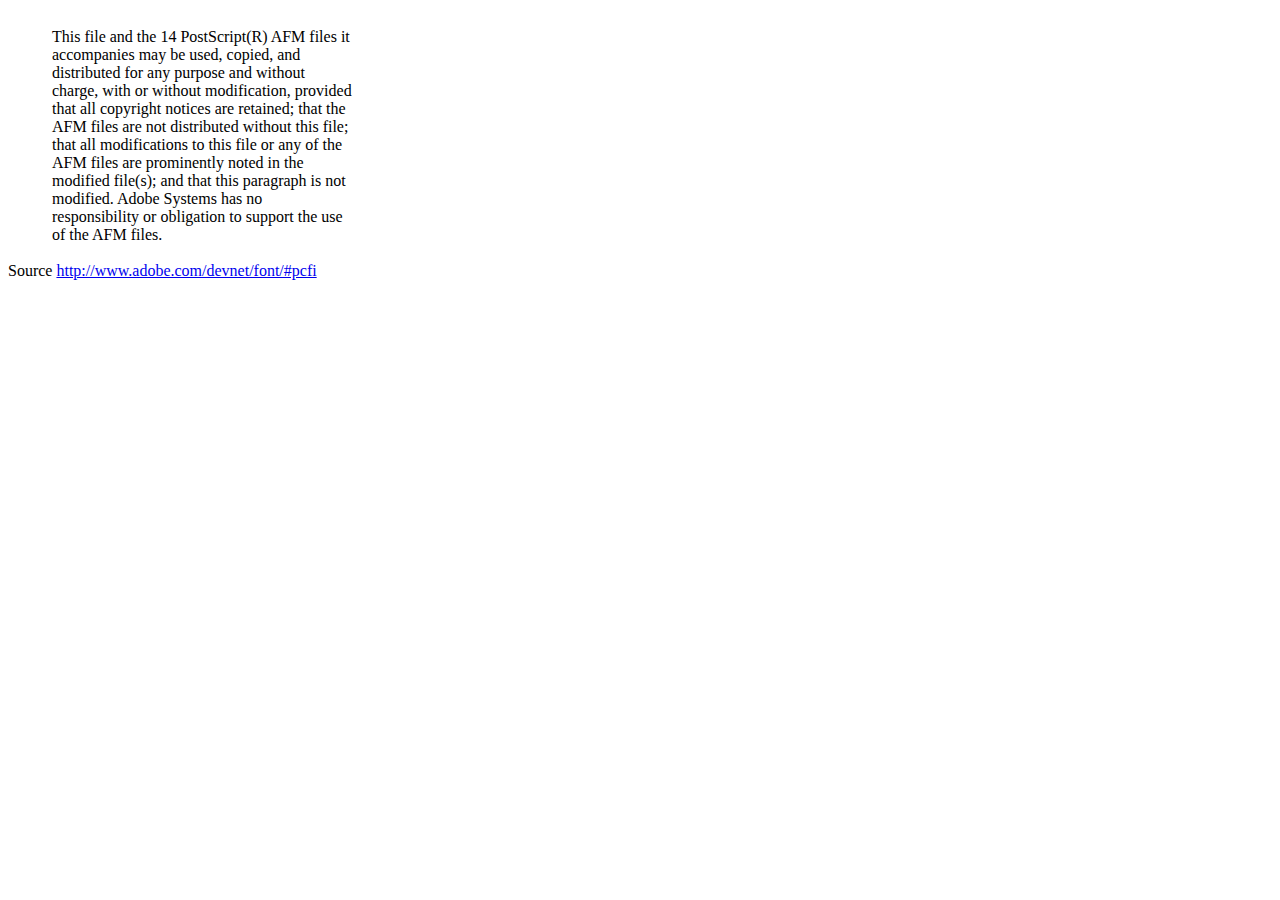
<file: libs/dompdf/lib/fonts/mustRead.html>
<html>
	<head>
		<meta http-equiv="content-type" content="text/html;charset=iso-8859-1">
		<meta name="generator" content="Adobe GoLive 4">
		<title>Core 14 AFM Files - ReadMe</title>
	</head>
	<body bgcolor="white">
		<font color="white">or</font>
		<table border="0" cellpadding="0" cellspacing="2">
			<tr>
				<td width="40"></td>
				<td width="300">This file and the 14 PostScript(R) AFM files it accompanies may be used, copied, and distributed for any purpose and without charge, with or without modification, provided that all copyright notices are retained; that the AFM files are not distributed without this file; that all modifications to this file or any of the AFM files are prominently noted in the modified file(s); and that this paragraph is not modified. Adobe Systems has no responsibility or obligation to support the use of the AFM files. <font color="white">Col</font></td>
			</tr>
		</table>
		<p>Source <a href="http://www.adobe.com/devnet/font/#pcfi">http://www.adobe.com/devnet/font/#pcfi</a></p>
</body>
</html>
</file>
<file: libs/MaterialDesign-Webfont-master/css/materialdesignicons.css>
/* MaterialDesignIcons.com */
@font-face {
  font-family: "Material Design Icons";
  src: url("../fonts/materialdesignicons-webfont.eot?v=4.9.95");
  src: url("../fonts/materialdesignicons-webfont.eot?#iefix&v=4.9.95") format("embedded-opentype"), url("../fonts/materialdesignicons-webfont.woff2?v=4.9.95") format("woff2"), url("../fonts/materialdesignicons-webfont.woff?v=4.9.95") format("woff"), url("../fonts/materialdesignicons-webfont.ttf?v=4.9.95") format("truetype");
  font-weight: normal;
  font-style: normal;
}

.mdi:before,
.mdi-set {
  display: inline-block;
  font: normal normal normal 24px/1 "Material Design Icons";
  font-size: inherit;
  text-rendering: auto;
  line-height: inherit;
  -webkit-font-smoothing: antialiased;
  -moz-osx-font-smoothing: grayscale;
}

.mdi-ab-testing::before {
  content: "\F001C";
}

.mdi-abjad-arabic::before {
  content: "\F0353";
}

.mdi-abjad-hebrew::before {
  content: "\F0354";
}

.mdi-abugida-devanagari::before {
  content: "\F0355";
}

.mdi-abugida-thai::before {
  content: "\F0356";
}

.mdi-access-point::before {
  content: "\F002";
}

.mdi-access-point-network::before {
  content: "\F003";
}

.mdi-access-point-network-off::before {
  content: "\FBBD";
}

.mdi-account::before {
  content: "\F004";
}

.mdi-account-alert::before {
  content: "\F005";
}

.mdi-account-alert-outline::before {
  content: "\FB2C";
}

.mdi-account-arrow-left::before {
  content: "\FB2D";
}

.mdi-account-arrow-left-outline::before {
  content: "\FB2E";
}

.mdi-account-arrow-right::before {
  content: "\FB2F";
}

.mdi-account-arrow-right-outline::before {
  content: "\FB30";
}

.mdi-account-badge::before {
  content: "\FD83";
}

.mdi-account-badge-alert::before {
  content: "\FD84";
}

.mdi-account-badge-alert-outline::before {
  content: "\FD85";
}

.mdi-account-badge-horizontal::before {
  content: "\FDF0";
}

.mdi-account-badge-horizontal-outline::before {
  content: "\FDF1";
}

.mdi-account-badge-outline::before {
  content: "\FD86";
}

.mdi-account-box::before {
  content: "\F006";
}

.mdi-account-box-multiple::before {
  content: "\F933";
}

.mdi-account-box-multiple-outline::before {
  content: "\F002C";
}

.mdi-account-box-outline::before {
  content: "\F007";
}

.mdi-account-cancel::before {
  content: "\F030A";
}

.mdi-account-cancel-outline::before {
  content: "\F030B";
}

.mdi-account-card-details::before {
  content: "\F5D2";
}

.mdi-account-card-details-outline::before {
  content: "\FD87";
}

.mdi-account-cash::before {
  content: "\F00C2";
}

.mdi-account-cash-outline::before {
  content: "\F00C3";
}

.mdi-account-check::before {
  content: "\F008";
}

.mdi-account-check-outline::before {
  content: "\FBBE";
}

.mdi-account-child::before {
  content: "\FA88";
}

.mdi-account-child-circle::before {
  content: "\FA89";
}

.mdi-account-child-outline::before {
  content: "\F00F3";
}

.mdi-account-circle::before {
  content: "\F009";
}

.mdi-account-circle-outline::before {
  content: "\FB31";
}

.mdi-account-clock::before {
  content: "\FB32";
}

.mdi-account-clock-outline::before {
  content: "\FB33";
}

.mdi-account-cog::before {
  content: "\F039B";
}

.mdi-account-cog-outline::before {
  content: "\F039C";
}

.mdi-account-convert::before {
  content: "\F00A";
}

.mdi-account-convert-outline::before {
  content: "\F032C";
}

.mdi-account-details::before {
  content: "\F631";
}

.mdi-account-details-outline::before {
  content: "\F039D";
}

.mdi-account-edit::before {
  content: "\F6BB";
}

.mdi-account-edit-outline::before {
  content: "\F001D";
}

.mdi-account-group::before {
  content: "\F848";
}

.mdi-account-group-outline::before {
  content: "\FB34";
}

.mdi-account-heart::before {
  content: "\F898";
}

.mdi-account-heart-outline::before {
  content: "\FBBF";
}

.mdi-account-key::before {
  content: "\F00B";
}

.mdi-account-key-outline::before {
  content: "\FBC0";
}

.mdi-account-lock::before {
  content: "\F0189";
}

.mdi-account-lock-outline::before {
  content: "\F018A";
}

.mdi-account-minus::before {
  content: "\F00D";
}

.mdi-account-minus-outline::before {
  content: "\FAEB";
}

.mdi-account-multiple::before {
  content: "\F00E";
}

.mdi-account-multiple-check::before {
  content: "\F8C4";
}

.mdi-account-multiple-check-outline::before {
  content: "\F0229";
}

.mdi-account-multiple-minus::before {
  content: "\F5D3";
}

.mdi-account-multiple-minus-outline::before {
  content: "\FBC1";
}

.mdi-account-multiple-outline::before {
  content: "\F00F";
}

.mdi-account-multiple-plus::before {
  content: "\F010";
}

.mdi-account-multiple-plus-outline::before {
  content: "\F7FF";
}

.mdi-account-multiple-remove::before {
  content: "\F0235";
}

.mdi-account-multiple-remove-outline::before {
  content: "\F0236";
}

.mdi-account-network::before {
  content: "\F011";
}

.mdi-account-network-outline::before {
  content: "\FBC2";
}

.mdi-account-off::before {
  content: "\F012";
}

.mdi-account-off-outline::before {
  content: "\FBC3";
}

.mdi-account-outline::before {
  content: "\F013";
}

.mdi-account-plus::before {
  content: "\F014";
}

.mdi-account-plus-outline::before {
  content: "\F800";
}

.mdi-account-question::before {
  content: "\FB35";
}

.mdi-account-question-outline::before {
  content: "\FB36";
}

.mdi-account-remove::before {
  content: "\F015";
}

.mdi-account-remove-outline::before {
  content: "\FAEC";
}

.mdi-account-search::before {
  content: "\F016";
}

.mdi-account-search-outline::before {
  content: "\F934";
}

.mdi-account-settings::before {
  content: "\F630";
}

.mdi-account-settings-outline::before {
  content: "\F00F4";
}

.mdi-account-star::before {
  content: "\F017";
}

.mdi-account-star-outline::before {
  content: "\FBC4";
}

.mdi-account-supervisor::before {
  content: "\FA8A";
}

.mdi-account-supervisor-circle::before {
  content: "\FA8B";
}

.mdi-account-supervisor-outline::before {
  content: "\F0158";
}

.mdi-account-switch::before {
  content: "\F019";
}

.mdi-account-tie::before {
  content: "\FCBF";
}

.mdi-account-tie-outline::before {
  content: "\F00F5";
}

.mdi-account-tie-voice::before {
  content: "\F0333";
}

.mdi-account-tie-voice-off::before {
  content: "\F0335";
}

.mdi-account-tie-voice-off-outline::before {
  content: "\F0336";
}

.mdi-account-tie-voice-outline::before {
  content: "\F0334";
}

.mdi-accusoft::before {
  content: "\F849";
}

.mdi-adjust::before {
  content: "\F01A";
}

.mdi-adobe::before {
  content: "\F935";
}

.mdi-adobe-acrobat::before {
  content: "\FFBD";
}

.mdi-air-conditioner::before {
  content: "\F01B";
}

.mdi-air-filter::before {
  content: "\FD1F";
}

.mdi-air-horn::before {
  content: "\FD88";
}

.mdi-air-humidifier::before {
  content: "\F00C4";
}

.mdi-air-purifier::before {
  content: "\FD20";
}

.mdi-airbag::before {
  content: "\FBC5";
}

.mdi-airballoon::before {
  content: "\F01C";
}

.mdi-airballoon-outline::before {
  content: "\F002D";
}

.mdi-airplane::before {
  content: "\F01D";
}

.mdi-airplane-landing::before {
  content: "\F5D4";
}

.mdi-airplane-off::before {
  content: "\F01E";
}

.mdi-airplane-takeoff::before {
  content: "\F5D5";
}

.mdi-airplay::before {
  content: "\F01F";
}

.mdi-airport::before {
  content: "\F84A";
}

.mdi-alarm::before {
  content: "\F020";
}

.mdi-alarm-bell::before {
  content: "\F78D";
}

.mdi-alarm-check::before {
  content: "\F021";
}

.mdi-alarm-light::before {
  content: "\F78E";
}

.mdi-alarm-light-outline::before {
  content: "\FBC6";
}

.mdi-alarm-multiple::before {
  content: "\F022";
}

.mdi-alarm-note::before {
  content: "\FE8E";
}

.mdi-alarm-note-off::before {
  content: "\FE8F";
}

.mdi-alarm-off::before {
  content: "\F023";
}

.mdi-alarm-plus::before {
  content: "\F024";
}

.mdi-alarm-snooze::before {
  content: "\F68D";
}

.mdi-album::before {
  content: "\F025";
}

.mdi-alert::before {
  content: "\F026";
}

.mdi-alert-box::before {
  content: "\F027";
}

.mdi-alert-box-outline::before {
  content: "\FCC0";
}

.mdi-alert-circle::before {
  content: "\F028";
}

.mdi-alert-circle-check::before {
  content: "\F0218";
}

.mdi-alert-circle-check-outline::before {
  content: "\F0219";
}

.mdi-alert-circle-outline::before {
  content: "\F5D6";
}

.mdi-alert-decagram::before {
  content: "\F6BC";
}

.mdi-alert-decagram-outline::before {
  content: "\FCC1";
}

.mdi-alert-octagon::before {
  content: "\F029";
}

.mdi-alert-octagon-outline::before {
  content: "\FCC2";
}

.mdi-alert-octagram::before {
  content: "\F766";
}

.mdi-alert-octagram-outline::before {
  content: "\FCC3";
}

.mdi-alert-outline::before {
  content: "\F02A";
}

.mdi-alert-rhombus::before {
  content: "\F01F9";
}

.mdi-alert-rhombus-outline::before {
  content: "\F01FA";
}

.mdi-alien::before {
  content: "\F899";
}

.mdi-alien-outline::before {
  content: "\F00F6";
}

.mdi-align-horizontal-center::before {
  content: "\F01EE";
}

.mdi-align-horizontal-left::before {
  content: "\F01ED";
}

.mdi-align-horizontal-right::before {
  content: "\F01EF";
}

.mdi-align-vertical-bottom::before {
  content: "\F01F0";
}

.mdi-align-vertical-center::before {
  content: "\F01F1";
}

.mdi-align-vertical-top::before {
  content: "\F01F2";
}

.mdi-all-inclusive::before {
  content: "\F6BD";
}

.mdi-allergy::before {
  content: "\F0283";
}

.mdi-alpha::before {
  content: "\F02B";
}

.mdi-alpha-a::before {
  content: "\41";
}

.mdi-alpha-a-box::before {
  content: "\FAED";
}

.mdi-alpha-a-box-outline::before {
  content: "\FBC7";
}

.mdi-alpha-a-circle::before {
  content: "\FBC8";
}

.mdi-alpha-a-circle-outline::before {
  content: "\FBC9";
}

.mdi-alpha-b::before {
  content: "\42";
}

.mdi-alpha-b-box::before {
  content: "\FAEE";
}

.mdi-alpha-b-box-outline::before {
  content: "\FBCA";
}

.mdi-alpha-b-circle::before {
  content: "\FBCB";
}

.mdi-alpha-b-circle-outline::before {
  content: "\FBCC";
}

.mdi-alpha-c::before {
  content: "\43";
}

.mdi-alpha-c-box::before {
  content: "\FAEF";
}

.mdi-alpha-c-box-outline::before {
  content: "\FBCD";
}

.mdi-alpha-c-circle::before {
  content: "\FBCE";
}

.mdi-alpha-c-circle-outline::before {
  content: "\FBCF";
}

.mdi-alpha-d::before {
  content: "\44";
}

.mdi-alpha-d-box::before {
  content: "\FAF0";
}

.mdi-alpha-d-box-outline::before {
  content: "\FBD0";
}

.mdi-alpha-d-circle::before {
  content: "\FBD1";
}

.mdi-alpha-d-circle-outline::before {
  content: "\FBD2";
}

.mdi-alpha-e::before {
  content: "\45";
}

.mdi-alpha-e-box::before {
  content: "\FAF1";
}

.mdi-alpha-e-box-outline::before {
  content: "\FBD3";
}

.mdi-alpha-e-circle::before {
  content: "\FBD4";
}

.mdi-alpha-e-circle-outline::before {
  content: "\FBD5";
}

.mdi-alpha-f::before {
  content: "\46";
}

.mdi-alpha-f-box::before {
  content: "\FAF2";
}

.mdi-alpha-f-box-outline::before {
  content: "\FBD6";
}

.mdi-alpha-f-circle::before {
  content: "\FBD7";
}

.mdi-alpha-f-circle-outline::before {
  content: "\FBD8";
}

.mdi-alpha-g::before {
  content: "\47";
}

.mdi-alpha-g-box::before {
  content: "\FAF3";
}

.mdi-alpha-g-box-outline::before {
  content: "\FBD9";
}

.mdi-alpha-g-circle::before {
  content: "\FBDA";
}

.mdi-alpha-g-circle-outline::before {
  content: "\FBDB";
}

.mdi-alpha-h::before {
  content: "\48";
}

.mdi-alpha-h-box::before {
  content: "\FAF4";
}

.mdi-alpha-h-box-outline::before {
  content: "\FBDC";
}

.mdi-alpha-h-circle::before {
  content: "\FBDD";
}

.mdi-alpha-h-circle-outline::before {
  content: "\FBDE";
}

.mdi-alpha-i::before {
  content: "\49";
}

.mdi-alpha-i-box::before {
  content: "\FAF5";
}

.mdi-alpha-i-box-outline::before {
  content: "\FBDF";
}

.mdi-alpha-i-circle::before {
  content: "\FBE0";
}

.mdi-alpha-i-circle-outline::before {
  content: "\FBE1";
}

.mdi-alpha-j::before {
  content: "\4A";
}

.mdi-alpha-j-box::before {
  content: "\FAF6";
}

.mdi-alpha-j-box-outline::before {
  content: "\FBE2";
}

.mdi-alpha-j-circle::before {
  content: "\FBE3";
}

.mdi-alpha-j-circle-outline::before {
  content: "\FBE4";
}

.mdi-alpha-k::before {
  content: "\4B";
}

.mdi-alpha-k-box::before {
  content: "\FAF7";
}

.mdi-alpha-k-box-outline::before {
  content: "\FBE5";
}

.mdi-alpha-k-circle::before {
  content: "\FBE6";
}

.mdi-alpha-k-circle-outline::before {
  content: "\FBE7";
}

.mdi-alpha-l::before {
  content: "\4C";
}

.mdi-alpha-l-box::before {
  content: "\FAF8";
}

.mdi-alpha-l-box-outline::before {
  content: "\FBE8";
}

.mdi-alpha-l-circle::before {
  content: "\FBE9";
}

.mdi-alpha-l-circle-outline::before {
  content: "\FBEA";
}

.mdi-alpha-m::before {
  content: "\4D";
}

.mdi-alpha-m-box::before {
  content: "\FAF9";
}

.mdi-alpha-m-box-outline::before {
  content: "\FBEB";
}

.mdi-alpha-m-circle::before {
  content: "\FBEC";
}

.mdi-alpha-m-circle-outline::before {
  content: "\FBED";
}

.mdi-alpha-n::before {
  content: "\4E";
}

.mdi-alpha-n-box::before {
  content: "\FAFA";
}

.mdi-alpha-n-box-outline::before {
  content: "\FBEE";
}

.mdi-alpha-n-circle::before {
  content: "\FBEF";
}

.mdi-alpha-n-circle-outline::before {
  content: "\FBF0";
}

.mdi-alpha-o::before {
  content: "\4F";
}

.mdi-alpha-o-box::before {
  content: "\FAFB";
}

.mdi-alpha-o-box-outline::before {
  content: "\FBF1";
}

.mdi-alpha-o-circle::before {
  content: "\FBF2";
}

.mdi-alpha-o-circle-outline::before {
  content: "\FBF3";
}

.mdi-alpha-p::before {
  content: "\50";
}

.mdi-alpha-p-box::before {
  content: "\FAFC";
}

.mdi-alpha-p-box-outline::before {
  content: "\FBF4";
}

.mdi-alpha-p-circle::before {
  content: "\FBF5";
}

.mdi-alpha-p-circle-outline::before {
  content: "\FBF6";
}

.mdi-alpha-q::before {
  content: "\51";
}

.mdi-alpha-q-box::before {
  content: "\FAFD";
}

.mdi-alpha-q-box-outline::before {
  content: "\FBF7";
}

.mdi-alpha-q-circle::before {
  content: "\FBF8";
}

.mdi-alpha-q-circle-outline::before {
  content: "\FBF9";
}

.mdi-alpha-r::before {
  content: "\52";
}

.mdi-alpha-r-box::before {
  content: "\FAFE";
}

.mdi-alpha-r-box-outline::before {
  content: "\FBFA";
}

.mdi-alpha-r-circle::before {
  content: "\FBFB";
}

.mdi-alpha-r-circle-outline::before {
  content: "\FBFC";
}

.mdi-alpha-s::before {
  content: "\53";
}

.mdi-alpha-s-box::before {
  content: "\FAFF";
}

.mdi-alpha-s-box-outline::before {
  content: "\FBFD";
}

.mdi-alpha-s-circle::before {
  content: "\FBFE";
}

.mdi-alpha-s-circle-outline::before {
  content: "\FBFF";
}

.mdi-alpha-t::before {
  content: "\54";
}

.mdi-alpha-t-box::before {
  content: "\FB00";
}

.mdi-alpha-t-box-outline::before {
  content: "\FC00";
}

.mdi-alpha-t-circle::before {
  content: "\FC01";
}

.mdi-alpha-t-circle-outline::before {
  content: "\FC02";
}

.mdi-alpha-u::before {
  content: "\55";
}

.mdi-alpha-u-box::before {
  content: "\FB01";
}

.mdi-alpha-u-box-outline::before {
  content: "\FC03";
}

.mdi-alpha-u-circle::before {
  content: "\FC04";
}

.mdi-alpha-u-circle-outline::before {
  content: "\FC05";
}

.mdi-alpha-v::before {
  content: "\56";
}

.mdi-alpha-v-box::before {
  content: "\FB02";
}

.mdi-alpha-v-box-outline::before {
  content: "\FC06";
}

.mdi-alpha-v-circle::before {
  content: "\FC07";
}

.mdi-alpha-v-circle-outline::before {
  content: "\FC08";
}

.mdi-alpha-w::before {
  content: "\57";
}

.mdi-alpha-w-box::before {
  content: "\FB03";
}

.mdi-alpha-w-box-outline::before {
  content: "\FC09";
}

.mdi-alpha-w-circle::before {
  content: "\FC0A";
}

.mdi-alpha-w-circle-outline::before {
  content: "\FC0B";
}

.mdi-alpha-x::before {
  content: "\58";
}

.mdi-alpha-x-box::before {
  content: "\FB04";
}

.mdi-alpha-x-box-outline::before {
  content: "\FC0C";
}

.mdi-alpha-x-circle::before {
  content: "\FC0D";
}

.mdi-alpha-x-circle-outline::before {
  content: "\FC0E";
}

.mdi-alpha-y::before {
  content: "\59";
}

.mdi-alpha-y-box::before {
  content: "\FB05";
}

.mdi-alpha-y-box-outline::before {
  content: "\FC0F";
}

.mdi-alpha-y-circle::before {
  content: "\FC10";
}

.mdi-alpha-y-circle-outline::before {
  content: "\FC11";
}

.mdi-alpha-z::before {
  content: "\5A";
}

.mdi-alpha-z-box::before {
  content: "\FB06";
}

.mdi-alpha-z-box-outline::before {
  content: "\FC12";
}

.mdi-alpha-z-circle::before {
  content: "\FC13";
}

.mdi-alpha-z-circle-outline::before {
  content: "\FC14";
}

.mdi-alphabet-aurebesh::before {
  content: "\F0357";
}

.mdi-alphabet-cyrillic::before {
  content: "\F0358";
}

.mdi-alphabet-greek::before {
  content: "\F0359";
}

.mdi-alphabet-latin::before {
  content: "\F035A";
}

.mdi-alphabet-piqad::before {
  content: "\F035B";
}

.mdi-alphabet-tengwar::before {
  content: "\F0362";
}

.mdi-alphabetical::before {
  content: "\F02C";
}

.mdi-alphabetical-off::before {
  content: "\F002E";
}

.mdi-alphabetical-variant::before {
  content: "\F002F";
}

.mdi-alphabetical-variant-off::before {
  content: "\F0030";
}

.mdi-altimeter::before {
  content: "\F5D7";
}

.mdi-amazon::before {
  content: "\F02D";
}

.mdi-amazon-alexa::before {
  content: "\F8C5";
}

.mdi-amazon-drive::before {
  content: "\F02E";
}

.mdi-ambulance::before {
  content: "\F02F";
}

.mdi-ammunition::before {
  content: "\FCC4";
}

.mdi-ampersand::before {
  content: "\FA8C";
}

.mdi-amplifier::before {
  content: "\F030";
}

.mdi-amplifier-off::before {
  content: "\F01E0";
}

.mdi-anchor::before {
  content: "\F031";
}

.mdi-android::before {
  content: "\F032";
}

.mdi-android-auto::before {
  content: "\FA8D";
}

.mdi-android-debug-bridge::before {
  content: "\F033";
}

.mdi-android-head::before {
  content: "\F78F";
}

.mdi-android-messages::before {
  content: "\FD21";
}

.mdi-android-studio::before {
  content: "\F034";
}

.mdi-angle-acute::before {
  content: "\F936";
}

.mdi-angle-obtuse::before {
  content: "\F937";
}

.mdi-angle-right::before {
  content: "\F938";
}

.mdi-angular::before {
  content: "\F6B1";
}

.mdi-angularjs::before {
  content: "\F6BE";
}

.mdi-animation::before {
  content: "\F5D8";
}

.mdi-animation-outline::before {
  content: "\FA8E";
}

.mdi-animation-play::before {
  content: "\F939";
}

.mdi-animation-play-outline::before {
  content: "\FA8F";
}

.mdi-ansible::before {
  content: "\F00C5";
}

.mdi-antenna::before {
  content: "\F0144";
}

.mdi-anvil::before {
  content: "\F89A";
}

.mdi-apache-kafka::before {
  content: "\F0031";
}

.mdi-api::before {
  content: "\F00C6";
}

.mdi-api-off::before {
  content: "\F0282";
}

.mdi-apple::before {
  content: "\F035";
}

.mdi-apple-finder::before {
  content: "\F036";
}

.mdi-apple-icloud::before {
  content: "\F038";
}

.mdi-apple-ios::before {
  content: "\F037";
}

.mdi-apple-keyboard-caps::before {
  content: "\F632";
}

.mdi-apple-keyboard-command::before {
  content: "\F633";
}

.mdi-apple-keyboard-control::before {
  content: "\F634";
}

.mdi-apple-keyboard-option::before {
  content: "\F635";
}

.mdi-apple-keyboard-shift::before {
  content: "\F636";
}

.mdi-apple-safari::before {
  content: "\F039";
}

.mdi-application::before {
  content: "\F614";
}

.mdi-application-export::before {
  content: "\FD89";
}

.mdi-application-import::before {
  content: "\FD8A";
}

.mdi-approximately-equal::before {
  content: "\FFBE";
}

.mdi-approximately-equal-box::before {
  content: "\FFBF";
}

.mdi-apps::before {
  content: "\F03B";
}

.mdi-apps-box::before {
  content: "\FD22";
}

.mdi-arch::before {
  content: "\F8C6";
}

.mdi-archive::before {
  content: "\F03C";
}

.mdi-archive-arrow-down::before {
  content: "\F0284";
}

.mdi-archive-arrow-down-outline::before {
  content: "\F0285";
}

.mdi-archive-arrow-up::before {
  content: "\F0286";
}

.mdi-archive-arrow-up-outline::before {
  content: "\F0287";
}

.mdi-archive-outline::before {
  content: "\F0239";
}

.mdi-arm-flex::before {
  content: "\F008F";
}

.mdi-arm-flex-outline::before {
  content: "\F0090";
}

.mdi-arrange-bring-forward::before {
  content: "\F03D";
}

.mdi-arrange-bring-to-front::before {
  content: "\F03E";
}

.mdi-arrange-send-backward::before {
  content: "\F03F";
}

.mdi-arrange-send-to-back::before {
  content: "\F040";
}

.mdi-arrow-all::before {
  content: "\F041";
}

.mdi-arrow-bottom-left::before {
  content: "\F042";
}

.mdi-arrow-bottom-left-bold-outline::before {
  content: "\F9B6";
}

.mdi-arrow-bottom-left-thick::before {
  content: "\F9B7";
}

.mdi-arrow-bottom-right::before {
  content: "\F043";
}

.mdi-arrow-bottom-right-bold-outline::before {
  content: "\F9B8";
}

.mdi-arrow-bottom-right-thick::before {
  content: "\F9B9";
}

.mdi-arrow-collapse::before {
  content: "\F615";
}

.mdi-arrow-collapse-all::before {
  content: "\F044";
}

.mdi-arrow-collapse-down::before {
  content: "\F791";
}

.mdi-arrow-collapse-horizontal::before {
  content: "\F84B";
}

.mdi-arrow-collapse-left::before {
  content: "\F792";
}

.mdi-arrow-collapse-right::before {
  content: "\F793";
}

.mdi-arrow-collapse-up::before {
  content: "\F794";
}

.mdi-arrow-collapse-vertical::before {
  content: "\F84C";
}

.mdi-arrow-decision::before {
  content: "\F9BA";
}

.mdi-arrow-decision-auto::before {
  content: "\F9BB";
}

.mdi-arrow-decision-auto-outline::before {
  content: "\F9BC";
}

.mdi-arrow-decision-outline::before {
  content: "\F9BD";
}

.mdi-arrow-down::before {
  content: "\F045";
}

.mdi-arrow-down-bold::before {
  content: "\F72D";
}

.mdi-arrow-down-bold-box::before {
  content: "\F72E";
}

.mdi-arrow-down-bold-box-outline::before {
  content: "\F72F";
}

.mdi-arrow-down-bold-circle::before {
  content: "\F047";
}

.mdi-arrow-down-bold-circle-outline::before {
  content: "\F048";
}

.mdi-arrow-down-bold-hexagon-outline::before {
  content: "\F049";
}

.mdi-arrow-down-bold-outline::before {
  content: "\F9BE";
}

.mdi-arrow-down-box::before {
  content: "\F6BF";
}

.mdi-arrow-down-circle::before {
  content: "\FCB7";
}

.mdi-arrow-down-circle-outline::before {
  content: "\FCB8";
}

.mdi-arrow-down-drop-circle::before {
  content: "\F04A";
}

.mdi-arrow-down-drop-circle-outline::before {
  content: "\F04B";
}

.mdi-arrow-down-thick::before {
  content: "\F046";
}

.mdi-arrow-expand::before {
  content: "\F616";
}

.mdi-arrow-expand-all::before {
  content: "\F04C";
}

.mdi-arrow-expand-down::before {
  content: "\F795";
}

.mdi-arrow-expand-horizontal::before {
  content: "\F84D";
}

.mdi-arrow-expand-left::before {
  content: "\F796";
}

.mdi-arrow-expand-right::before {
  content: "\F797";
}

.mdi-arrow-expand-up::before {
  content: "\F798";
}

.mdi-arrow-expand-vertical::before {
  content: "\F84E";
}

.mdi-arrow-horizontal-lock::before {
  content: "\F0186";
}

.mdi-arrow-left::before {
  content: "\F04D";
}

.mdi-arrow-left-bold::before {
  content: "\F730";
}

.mdi-arrow-left-bold-box::before {
  content: "\F731";
}

.mdi-arrow-left-bold-box-outline::before {
  content: "\F732";
}

.mdi-arrow-left-bold-circle::before {
  content: "\F04F";
}

.mdi-arrow-left-bold-circle-outline::before {
  content: "\F050";
}

.mdi-arrow-left-bold-hexagon-outline::before {
  content: "\F051";
}

.mdi-arrow-left-bold-outline::before {
  content: "\F9BF";
}

.mdi-arrow-left-box::before {
  content: "\F6C0";
}

.mdi-arrow-left-circle::before {
  content: "\FCB9";
}

.mdi-arrow-left-circle-outline::before {
  content: "\FCBA";
}

.mdi-arrow-left-drop-circle::before {
  content: "\F052";
}

.mdi-arrow-left-drop-circle-outline::before {
  content: "\F053";
}

.mdi-arrow-left-right::before {
  content: "\FE90";
}

.mdi-arrow-left-right-bold::before {
  content: "\FE91";
}

.mdi-arrow-left-right-bold-outline::before {
  content: "\F9C0";
}

.mdi-arrow-left-thick::before {
  content: "\F04E";
}

.mdi-arrow-right::before {
  content: "\F054";
}

.mdi-arrow-right-bold::before {
  content: "\F733";
}

.mdi-arrow-right-bold-box::before {
  content: "\F734";
}

.mdi-arrow-right-bold-box-outline::before {
  content: "\F735";
}

.mdi-arrow-right-bold-circle::before {
  content: "\F056";
}

.mdi-arrow-right-bold-circle-outline::before {
  content: "\F057";
}

.mdi-arrow-right-bold-hexagon-outline::before {
  content: "\F058";
}

.mdi-arrow-right-bold-outline::before {
  content: "\F9C1";
}

.mdi-arrow-right-box::before {
  content: "\F6C1";
}

.mdi-arrow-right-circle::before {
  content: "\FCBB";
}

.mdi-arrow-right-circle-outline::before {
  content: "\FCBC";
}

.mdi-arrow-right-drop-circle::before {
  content: "\F059";
}

.mdi-arrow-right-drop-circle-outline::before {
  content: "\F05A";
}

.mdi-arrow-right-thick::before {
  content: "\F055";
}

.mdi-arrow-split-horizontal::before {
  content: "\F93A";
}

.mdi-arrow-split-vertical::before {
  content: "\F93B";
}

.mdi-arrow-top-left::before {
  content: "\F05B";
}

.mdi-arrow-top-left-bold-outline::before {
  content: "\F9C2";
}

.mdi-arrow-top-left-bottom-right::before {
  content: "\FE92";
}

.mdi-arrow-top-left-bottom-right-bold::before {
  content: "\FE93";
}

.mdi-arrow-top-left-thick::before {
  content: "\F9C3";
}

.mdi-arrow-top-right::before {
  content: "\F05C";
}

.mdi-arrow-top-right-bold-outline::before {
  content: "\F9C4";
}

.mdi-arrow-top-right-bottom-left::before {
  content: "\FE94";
}

.mdi-arrow-top-right-bottom-left-bold::before {
  content: "\FE95";
}

.mdi-arrow-top-right-thick::before {
  content: "\F9C5";
}

.mdi-arrow-up::before {
  content: "\F05D";
}

.mdi-arrow-up-bold::before {
  content: "\F736";
}

.mdi-arrow-up-bold-box::before {
  content: "\F737";
}

.mdi-arrow-up-bold-box-outline::before {
  content: "\F738";
}

.mdi-arrow-up-bold-circle::before {
  content: "\F05F";
}

.mdi-arrow-up-bold-circle-outline::before {
  content: "\F060";
}

.mdi-arrow-up-bold-hexagon-outline::before {
  content: "\F061";
}

.mdi-arrow-up-bold-outline::before {
  content: "\F9C6";
}

.mdi-arrow-up-box::before {
  content: "\F6C2";
}

.mdi-arrow-up-circle::before {
  content: "\FCBD";
}

.mdi-arrow-up-circle-outline::before {
  content: "\FCBE";
}

.mdi-arrow-up-down::before {
  content: "\FE96";
}

.mdi-arrow-up-down-bold::before {
  content: "\FE97";
}

.mdi-arrow-up-down-bold-outline::before {
  content: "\F9C7";
}

.mdi-arrow-up-drop-circle::before {
  content: "\F062";
}

.mdi-arrow-up-drop-circle-outline::before {
  content: "\F063";
}

.mdi-arrow-up-thick::before {
  content: "\F05E";
}

.mdi-arrow-vertical-lock::before {
  content: "\F0187";
}

.mdi-artist::before {
  content: "\F802";
}

.mdi-artist-outline::before {
  content: "\FCC5";
}

.mdi-artstation::before {
  content: "\FB37";
}

.mdi-aspect-ratio::before {
  content: "\FA23";
}

.mdi-assistant::before {
  content: "\F064";
}

.mdi-asterisk::before {
  content: "\F6C3";
}

.mdi-at::before {
  content: "\F065";
}

.mdi-atlassian::before {
  content: "\F803";
}

.mdi-atm::before {
  content: "\FD23";
}

.mdi-atom::before {
  content: "\F767";
}

.mdi-atom-variant::before {
  content: "\FE98";
}

.mdi-attachment::before {
  content: "\F066";
}

.mdi-audio-video::before {
  content: "\F93C";
}

.mdi-audio-video-off::before {
  content: "\F01E1";
}

.mdi-audiobook::before {
  content: "\F067";
}

.mdi-augmented-reality::before {
  content: "\F84F";
}

.mdi-auto-download::before {
  content: "\F03A9";
}

.mdi-auto-fix::before {
  content: "\F068";
}

.mdi-auto-upload::before {
  content: "\F069";
}

.mdi-autorenew::before {
  content: "\F06A";
}

.mdi-av-timer::before {
  content: "\F06B";
}

.mdi-aws::before {
  content: "\FDF2";
}

.mdi-axe::before {
  content: "\F8C7";
}

.mdi-axis::before {
  content: "\FD24";
}

.mdi-axis-arrow::before {
  content: "\FD25";
}

.mdi-axis-arrow-lock::before {
  content: "\FD26";
}

.mdi-axis-lock::before {
  content: "\FD27";
}

.mdi-axis-x-arrow::before {
  content: "\FD28";
}

.mdi-axis-x-arrow-lock::before {
  content: "\FD29";
}

.mdi-axis-x-rotate-clockwise::before {
  content: "\FD2A";
}

.mdi-axis-x-rotate-counterclockwise::before {
  content: "\FD2B";
}

.mdi-axis-x-y-arrow-lock::before {
  content: "\FD2C";
}

.mdi-axis-y-arrow::before {
  content: "\FD2D";
}

.mdi-axis-y-arrow-lock::before {
  content: "\FD2E";
}

.mdi-axis-y-rotate-clockwise::before {
  content: "\FD2F";
}

.mdi-axis-y-rotate-counterclockwise::before {
  content: "\FD30";
}

.mdi-axis-z-arrow::before {
  content: "\FD31";
}

.mdi-axis-z-arrow-lock::before {
  content: "\FD32";
}

.mdi-axis-z-rotate-clockwise::before {
  content: "\FD33";
}

.mdi-axis-z-rotate-counterclockwise::before {
  content: "\FD34";
}

.mdi-azure::before {
  content: "\F804";
}

.mdi-azure-devops::before {
  content: "\F0091";
}

.mdi-babel::before {
  content: "\FA24";
}

.mdi-baby::before {
  content: "\F06C";
}

.mdi-baby-bottle::before {
  content: "\FF56";
}

.mdi-baby-bottle-outline::before {
  content: "\FF57";
}

.mdi-baby-carriage::before {
  content: "\F68E";
}

.mdi-baby-carriage-off::before {
  content: "\FFC0";
}

.mdi-baby-face::before {
  content: "\FE99";
}

.mdi-baby-face-outline::before {
  content: "\FE9A";
}

.mdi-backburger::before {
  content: "\F06D";
}

.mdi-backspace::before {
  content: "\F06E";
}

.mdi-backspace-outline::before {
  content: "\FB38";
}

.mdi-backspace-reverse::before {
  content: "\FE9B";
}

.mdi-backspace-reverse-outline::before {
  content: "\FE9C";
}

.mdi-backup-restore::before {
  content: "\F06F";
}

.mdi-bacteria::before {
  content: "\FEF2";
}

.mdi-bacteria-outline::before {
  content: "\FEF3";
}

.mdi-badminton::before {
  content: "\F850";
}

.mdi-bag-carry-on::before {
  content: "\FF58";
}

.mdi-bag-carry-on-check::before {
  content: "\FD41";
}

.mdi-bag-carry-on-off::before {
  content: "\FF59";
}

.mdi-bag-checked::before {
  content: "\FF5A";
}

.mdi-bag-personal::before {
  content: "\FDF3";
}

.mdi-bag-personal-off::before {
  content: "\FDF4";
}

.mdi-bag-personal-off-outline::before {
  content: "\FDF5";
}

.mdi-bag-personal-outline::before {
  content: "\FDF6";
}

.mdi-baguette::before {
  content: "\FF5B";
}

.mdi-balloon::before {
  content: "\FA25";
}

.mdi-ballot::before {
  content: "\F9C8";
}

.mdi-ballot-outline::before {
  content: "\F9C9";
}

.mdi-ballot-recount::before {
  content: "\FC15";
}

.mdi-ballot-recount-outline::before {
  content: "\FC16";
}

.mdi-bandage::before {
  content: "\FD8B";
}

.mdi-bandcamp::before {
  content: "\F674";
}

.mdi-bank::before {
  content: "\F070";
}

.mdi-bank-minus::before {
  content: "\FD8C";
}

.mdi-bank-outline::before {
  content: "\FE9D";
}

.mdi-bank-plus::before {
  content: "\FD8D";
}

.mdi-bank-remove::before {
  content: "\FD8E";
}

.mdi-bank-transfer::before {
  content: "\FA26";
}

.mdi-bank-transfer-in::before {
  content: "\FA27";
}

.mdi-bank-transfer-out::before {
  content: "\FA28";
}

.mdi-barcode::before {
  content: "\F071";
}

.mdi-barcode-off::before {
  content: "\F0261";
}

.mdi-barcode-scan::before {
  content: "\F072";
}

.mdi-barley::before {
  content: "\F073";
}

.mdi-barley-off::before {
  content: "\FB39";
}

.mdi-barn::before {
  content: "\FB3A";
}

.mdi-barrel::before {
  content: "\F074";
}

.mdi-baseball::before {
  content: "\F851";
}

.mdi-baseball-bat::before {
  content: "\F852";
}

.mdi-basecamp::before {
  content: "\F075";
}

.mdi-bash::before {
  content: "\F01AE";
}

.mdi-basket::before {
  content: "\F076";
}

.mdi-basket-fill::before {
  content: "\F077";
}

.mdi-basket-outline::before {
  content: "\F01AC";
}

.mdi-basket-unfill::before {
  content: "\F078";
}

.mdi-basketball::before {
  content: "\F805";
}

.mdi-basketball-hoop::before {
  content: "\FC17";
}

.mdi-basketball-hoop-outline::before {
  content: "\FC18";
}

.mdi-bat::before {
  content: "\FB3B";
}

.mdi-battery::before {
  content: "\F079";
}

.mdi-battery-10::before {
  content: "\F07A";
}

.mdi-battery-10-bluetooth::before {
  content: "\F93D";
}

.mdi-battery-20::before {
  content: "\F07B";
}

.mdi-battery-20-bluetooth::before {
  content: "\F93E";
}

.mdi-battery-30::before {
  content: "\F07C";
}

.mdi-battery-30-bluetooth::before {
  content: "\F93F";
}

.mdi-battery-40::before {
  content: "\F07D";
}

.mdi-battery-40-bluetooth::before {
  content: "\F940";
}

.mdi-battery-50::before {
  content: "\F07E";
}

.mdi-battery-50-bluetooth::before {
  content: "\F941";
}

.mdi-battery-60::before {
  content: "\F07F";
}

.mdi-battery-60-bluetooth::before {
  content: "\F942";
}

.mdi-battery-70::before {
  content: "\F080";
}

.mdi-battery-70-bluetooth::before {
  content: "\F943";
}

.mdi-battery-80::before {
  content: "\F081";
}

.mdi-battery-80-bluetooth::before {
  content: "\F944";
}

.mdi-battery-90::before {
  content: "\F082";
}

.mdi-battery-90-bluetooth::before {
  content: "\F945";
}

.mdi-battery-alert::before {
  content: "\F083";
}

.mdi-battery-alert-bluetooth::before {
  content: "\F946";
}

.mdi-battery-alert-variant::before {
  content: "\F00F7";
}

.mdi-battery-alert-variant-outline::before {
  content: "\F00F8";
}

.mdi-battery-bluetooth::before {
  content: "\F947";
}

.mdi-battery-bluetooth-variant::before {
  content: "\F948";
}

.mdi-battery-charging::before {
  content: "\F084";
}

.mdi-battery-charging-10::before {
  content: "\F89B";
}

.mdi-battery-charging-100::before {
  content: "\F085";
}

.mdi-battery-charging-20::before {
  content: "\F086";
}

.mdi-battery-charging-30::before {
  content: "\F087";
}

.mdi-battery-charging-40::before {
  content: "\F088";
}

.mdi-battery-charging-50::before {
  content: "\F89C";
}

.mdi-battery-charging-60::before {
  content: "\F089";
}

.mdi-battery-charging-70::before {
  content: "\F89D";
}

.mdi-battery-charging-80::before {
  content: "\F08A";
}

.mdi-battery-charging-90::before {
  content: "\F08B";
}

.mdi-battery-charging-high::before {
  content: "\F02D1";
}

.mdi-battery-charging-low::before {
  content: "\F02CF";
}

.mdi-battery-charging-medium::before {
  content: "\F02D0";
}

.mdi-battery-charging-outline::before {
  content: "\F89E";
}

.mdi-battery-charging-wireless::before {
  content: "\F806";
}

.mdi-battery-charging-wireless-10::before {
  content: "\F807";
}

.mdi-battery-charging-wireless-20::before {
  content: "\F808";
}

.mdi-battery-charging-wireless-30::before {
  content: "\F809";
}

.mdi-battery-charging-wireless-40::before {
  content: "\F80A";
}

.mdi-battery-charging-wireless-50::before {
  content: "\F80B";
}

.mdi-battery-charging-wireless-60::before {
  content: "\F80C";
}

.mdi-battery-charging-wireless-70::before {
  content: "\F80D";
}

.mdi-battery-charging-wireless-80::before {
  content: "\F80E";
}

.mdi-battery-charging-wireless-90::before {
  content: "\F80F";
}

.mdi-battery-charging-wireless-alert::before {
  content: "\F810";
}

.mdi-battery-charging-wireless-outline::before {
  content: "\F811";
}

.mdi-battery-heart::before {
  content: "\F023A";
}

.mdi-battery-heart-outline::before {
  content: "\F023B";
}

.mdi-battery-heart-variant::before {
  content: "\F023C";
}

.mdi-battery-high::before {
  content: "\F02CE";
}

.mdi-battery-low::before {
  content: "\F02CC";
}

.mdi-battery-medium::before {
  content: "\F02CD";
}

.mdi-battery-minus::before {
  content: "\F08C";
}

.mdi-battery-negative::before {
  content: "\F08D";
}

.mdi-battery-off::before {
  content: "\F0288";
}

.mdi-battery-off-outline::before {
  content: "\F0289";
}

.mdi-battery-outline::before {
  content: "\F08E";
}

.mdi-battery-plus::before {
  content: "\F08F";
}

.mdi-battery-positive::before {
  content: "\F090";
}

.mdi-battery-unknown::before {
  content: "\F091";
}

.mdi-battery-unknown-bluetooth::before {
  content: "\F949";
}

.mdi-battlenet::before {
  content: "\FB3C";
}

.mdi-beach::before {
  content: "\F092";
}

.mdi-beaker::before {
  content: "\FCC6";
}

.mdi-beaker-alert::before {
  content: "\F0254";
}

.mdi-beaker-alert-outline::before {
  content: "\F0255";
}

.mdi-beaker-check::before {
  content: "\F0256";
}

.mdi-beaker-check-outline::before {
  content: "\F0257";
}

.mdi-beaker-minus::before {
  content: "\F0258";
}

.mdi-beaker-minus-outline::before {
  content: "\F0259";
}

.mdi-beaker-outline::before {
  content: "\F68F";
}

.mdi-beaker-plus::before {
  content: "\F025A";
}

.mdi-beaker-plus-outline::before {
  content: "\F025B";
}

.mdi-beaker-question::before {
  content: "\F025C";
}

.mdi-beaker-question-outline::before {
  content: "\F025D";
}

.mdi-beaker-remove::before {
  content: "\F025E";
}

.mdi-beaker-remove-outline::before {
  content: "\F025F";
}

.mdi-beats::before {
  content: "\F097";
}

.mdi-bed-double::before {
  content: "\F0092";
}

.mdi-bed-double-outline::before {
  content: "\F0093";
}

.mdi-bed-empty::before {
  content: "\F89F";
}

.mdi-bed-king::before {
  content: "\F0094";
}

.mdi-bed-king-outline::before {
  content: "\F0095";
}

.mdi-bed-queen::before {
  content: "\F0096";
}

.mdi-bed-queen-outline::before {
  content: "\F0097";
}

.mdi-bed-single::before {
  content: "\F0098";
}

.mdi-bed-single-outline::before {
  content: "\F0099";
}

.mdi-bee::before {
  content: "\FFC1";
}

.mdi-bee-flower::before {
  content: "\FFC2";
}

.mdi-beehive-outline::before {
  content: "\F00F9";
}

.mdi-beer::before {
  content: "\F098";
}

.mdi-beer-outline::before {
  content: "\F0337";
}

.mdi-behance::before {
  content: "\F099";
}

.mdi-bell::before {
  content: "\F09A";
}

.mdi-bell-alert::before {
  content: "\FD35";
}

.mdi-bell-alert-outline::before {
  content: "\FE9E";
}

.mdi-bell-check::before {
  content: "\F0210";
}

.mdi-bell-check-outline::before {
  content: "\F0211";
}

.mdi-bell-circle::before {
  content: "\FD36";
}

.mdi-bell-circle-outline::before {
  content: "\FD37";
}

.mdi-bell-off::before {
  content: "\F09B";
}

.mdi-bell-off-outline::before {
  content: "\FA90";
}

.mdi-bell-outline::before {
  content: "\F09C";
}

.mdi-bell-plus::before {
  content: "\F09D";
}

.mdi-bell-plus-outline::before {
  content: "\FA91";
}

.mdi-bell-ring::before {
  content: "\F09E";
}

.mdi-bell-ring-outline::before {
  content: "\F09F";
}

.mdi-bell-sleep::before {
  content: "\F0A0";
}

.mdi-bell-sleep-outline::before {
  content: "\FA92";
}

.mdi-beta::before {
  content: "\F0A1";
}

.mdi-betamax::before {
  content: "\F9CA";
}

.mdi-biathlon::before {
  content: "\FDF7";
}

.mdi-bible::before {
  content: "\F0A2";
}

.mdi-bicycle::before {
  content: "\F00C7";
}

.mdi-bicycle-basket::before {
  content: "\F0260";
}

.mdi-bike::before {
  content: "\F0A3";
}

.mdi-bike-fast::before {
  content: "\F014A";
}

.mdi-billboard::before {
  content: "\F0032";
}

.mdi-billiards::before {
  content: "\FB3D";
}

.mdi-billiards-rack::before {
  content: "\FB3E";
}

.mdi-bing::before {
  content: "\F0A4";
}

.mdi-binoculars::before {
  content: "\F0A5";
}

.mdi-bio::before {
  content: "\F0A6";
}

.mdi-biohazard::before {
  content: "\F0A7";
}

.mdi-bitbucket::before {
  content: "\F0A8";
}

.mdi-bitcoin::before {
  content: "\F812";
}

.mdi-black-mesa::before {
  content: "\F0A9";
}

.mdi-blackberry::before {
  content: "\F0AA";
}

.mdi-blender::before {
  content: "\FCC7";
}

.mdi-blender-software::before {
  content: "\F0AB";
}

.mdi-blinds::before {
  content: "\F0AC";
}

.mdi-blinds-open::before {
  content: "\F0033";
}

.mdi-block-helper::before {
  content: "\F0AD";
}

.mdi-blogger::before {
  content: "\F0AE";
}

.mdi-blood-bag::before {
  content: "\FCC8";
}

.mdi-bluetooth::before {
  content: "\F0AF";
}

.mdi-bluetooth-audio::before {
  content: "\F0B0";
}

.mdi-bluetooth-connect::before {
  content: "\F0B1";
}

.mdi-bluetooth-off::before {
  content: "\F0B2";
}

.mdi-bluetooth-settings::before {
  content: "\F0B3";
}

.mdi-bluetooth-transfer::before {
  content: "\F0B4";
}

.mdi-blur::before {
  content: "\F0B5";
}

.mdi-blur-linear::before {
  content: "\F0B6";
}

.mdi-blur-off::before {
  content: "\F0B7";
}

.mdi-blur-radial::before {
  content: "\F0B8";
}

.mdi-bolnisi-cross::before {
  content: "\FCC9";
}

.mdi-bolt::before {
  content: "\FD8F";
}

.mdi-bomb::before {
  content: "\F690";
}

.mdi-bomb-off::before {
  content: "\F6C4";
}

.mdi-bone::before {
  content: "\F0B9";
}

.mdi-book::before {
  content: "\F0BA";
}

.mdi-book-information-variant::before {
  content: "\F009A";
}

.mdi-book-lock::before {
  content: "\F799";
}

.mdi-book-lock-open::before {
  content: "\F79A";
}

.mdi-book-minus::before {
  content: "\F5D9";
}

.mdi-book-minus-multiple::before {
  content: "\FA93";
}

.mdi-book-multiple::before {
  content: "\F0BB";
}

.mdi-book-open::before {
  content: "\F0BD";
}

.mdi-book-open-outline::before {
  content: "\FB3F";
}

.mdi-book-open-page-variant::before {
  content: "\F5DA";
}

.mdi-book-open-variant::before {
  content: "\F0BE";
}

.mdi-book-outline::before {
  content: "\FB40";
}

.mdi-book-play::before {
  content: "\FE9F";
}

.mdi-book-play-outline::before {
  content: "\FEA0";
}

.mdi-book-plus::before {
  content: "\F5DB";
}

.mdi-book-plus-multiple::before {
  content: "\FA94";
}

.mdi-book-remove::before {
  content: "\FA96";
}

.mdi-book-remove-multiple::before {
  content: "\FA95";
}

.mdi-book-search::before {
  content: "\FEA1";
}

.mdi-book-search-outline::before {
  content: "\FEA2";
}

.mdi-book-variant::before {
  content: "\F0BF";
}

.mdi-book-variant-multiple::before {
  content: "\F0BC";
}

.mdi-bookmark::before {
  content: "\F0C0";
}

.mdi-bookmark-check::before {
  content: "\F0C1";
}

.mdi-bookmark-check-outline::before {
  content: "\F03A6";
}

.mdi-bookmark-minus::before {
  content: "\F9CB";
}

.mdi-bookmark-minus-outline::before {
  content: "\F9CC";
}

.mdi-bookmark-multiple::before {
  content: "\FDF8";
}

.mdi-bookmark-multiple-outline::before {
  content: "\FDF9";
}

.mdi-bookmark-music::before {
  content: "\F0C2";
}

.mdi-bookmark-music-outline::before {
  content: "\F03A4";
}

.mdi-bookmark-off::before {
  content: "\F9CD";
}

.mdi-bookmark-off-outline::before {
  content: "\F9CE";
}

.mdi-bookmark-outline::before {
  content: "\F0C3";
}

.mdi-bookmark-plus::before {
  content: "\F0C5";
}

.mdi-bookmark-plus-outline::before {
  content: "\F0C4";
}

.mdi-bookmark-remove::before {
  content: "\F0C6";
}

.mdi-bookmark-remove-outline::before {
  content: "\F03A5";
}

.mdi-bookshelf::before {
  content: "\F028A";
}

.mdi-boom-gate::before {
  content: "\FEA3";
}

.mdi-boom-gate-alert::before {
  content: "\FEA4";
}

.mdi-boom-gate-alert-outline::before {
  content: "\FEA5";
}

.mdi-boom-gate-down::before {
  content: "\FEA6";
}

.mdi-boom-gate-down-outline::before {
  content: "\FEA7";
}

.mdi-boom-gate-outline::before {
  content: "\FEA8";
}

.mdi-boom-gate-up::before {
  content: "\FEA9";
}

.mdi-boom-gate-up-outline::before {
  content: "\FEAA";
}

.mdi-boombox::before {
  content: "\F5DC";
}

.mdi-boomerang::before {
  content: "\F00FA";
}

.mdi-bootstrap::before {
  content: "\F6C5";
}

.mdi-border-all::before {
  content: "\F0C7";
}

.mdi-border-all-variant::before {
  content: "\F8A0";
}

.mdi-border-bottom::before {
  content: "\F0C8";
}

.mdi-border-bottom-variant::before {
  content: "\F8A1";
}

.mdi-border-color::before {
  content: "\F0C9";
}

.mdi-border-horizontal::before {
  content: "\F0CA";
}

.mdi-border-inside::before {
  content: "\F0CB";
}

.mdi-border-left::before {
  content: "\F0CC";
}

.mdi-border-left-variant::before {
  content: "\F8A2";
}

.mdi-border-none::before {
  content: "\F0CD";
}

.mdi-border-none-variant::before {
  content: "\F8A3";
}

.mdi-border-outside::before {
  content: "\F0CE";
}

.mdi-border-right::before {
  content: "\F0CF";
}

.mdi-border-right-variant::before {
  content: "\F8A4";
}

.mdi-border-style::before {
  content: "\F0D0";
}

.mdi-border-top::before {
  content: "\F0D1";
}

.mdi-border-top-variant::before {
  content: "\F8A5";
}

.mdi-border-vertical::before {
  content: "\F0D2";
}

.mdi-bottle-soda::before {
  content: "\F009B";
}

.mdi-bottle-soda-classic::before {
  content: "\F009C";
}

.mdi-bottle-soda-classic-outline::before {
  content: "\F038E";
}

.mdi-bottle-soda-outline::before {
  content: "\F009D";
}

.mdi-bottle-tonic::before {
  content: "\F0159";
}

.mdi-bottle-tonic-outline::before {
  content: "\F015A";
}

.mdi-bottle-tonic-plus::before {
  content: "\F015B";
}

.mdi-bottle-tonic-plus-outline::before {
  content: "\F015C";
}

.mdi-bottle-tonic-skull::before {
  content: "\F015D";
}

.mdi-bottle-tonic-skull-outline::before {
  content: "\F015E";
}

.mdi-bottle-wine::before {
  content: "\F853";
}

.mdi-bottle-wine-outline::before {
  content: "\F033B";
}

.mdi-bow-tie::before {
  content: "\F677";
}

.mdi-bowl::before {
  content: "\F617";
}

.mdi-bowling::before {
  content: "\F0D3";
}

.mdi-box::before {
  content: "\F0D4";
}

.mdi-box-cutter::before {
  content: "\F0D5";
}

.mdi-box-shadow::before {
  content: "\F637";
}

.mdi-boxing-glove::before {
  content: "\FB41";
}

.mdi-braille::before {
  content: "\F9CF";
}

.mdi-brain::before {
  content: "\F9D0";
}

.mdi-bread-slice::before {
  content: "\FCCA";
}

.mdi-bread-slice-outline::before {
  content: "\FCCB";
}

.mdi-bridge::before {
  content: "\F618";
}

.mdi-briefcase::before {
  content: "\F0D6";
}

.mdi-briefcase-account::before {
  content: "\FCCC";
}

.mdi-briefcase-account-outline::before {
  content: "\FCCD";
}

.mdi-briefcase-check::before {
  content: "\F0D7";
}

.mdi-briefcase-check-outline::before {
  content: "\F0349";
}

.mdi-briefcase-clock::before {
  content: "\F00FB";
}

.mdi-briefcase-clock-outline::before {
  content: "\F00FC";
}

.mdi-briefcase-download::before {
  content: "\F0D8";
}

.mdi-briefcase-download-outline::before {
  content: "\FC19";
}

.mdi-briefcase-edit::before {
  content: "\FA97";
}

.mdi-briefcase-edit-outline::before {
  content: "\FC1A";
}

.mdi-briefcase-minus::before {
  content: "\FA29";
}

.mdi-briefcase-minus-outline::before {
  content: "\FC1B";
}

.mdi-briefcase-outline::before {
  content: "\F813";
}

.mdi-briefcase-plus::before {
  content: "\FA2A";
}

.mdi-briefcase-plus-outline::before {
  content: "\FC1C";
}

.mdi-briefcase-remove::before {
  content: "\FA2B";
}

.mdi-briefcase-remove-outline::before {
  content: "\FC1D";
}

.mdi-briefcase-search::before {
  content: "\FA2C";
}

.mdi-briefcase-search-outline::before {
  content: "\FC1E";
}

.mdi-briefcase-upload::before {
  content: "\F0D9";
}

.mdi-briefcase-upload-outline::before {
  content: "\FC1F";
}

.mdi-brightness-1::before {
  content: "\F0DA";
}

.mdi-brightness-2::before {
  content: "\F0DB";
}

.mdi-brightness-3::before {
  content: "\F0DC";
}

.mdi-brightness-4::before {
  content: "\F0DD";
}

.mdi-brightness-5::before {
  content: "\F0DE";
}

.mdi-brightness-6::before {
  content: "\F0DF";
}

.mdi-brightness-7::before {
  content: "\F0E0";
}

.mdi-brightness-auto::before {
  content: "\F0E1";
}

.mdi-brightness-percent::before {
  content: "\FCCE";
}

.mdi-broom::before {
  content: "\F0E2";
}

.mdi-brush::before {
  content: "\F0E3";
}

.mdi-buddhism::before {
  content: "\F94A";
}

.mdi-buffer::before {
  content: "\F619";
}

.mdi-bug::before {
  content: "\F0E4";
}

.mdi-bug-check::before {
  content: "\FA2D";
}

.mdi-bug-check-outline::before {
  content: "\FA2E";
}

.mdi-bug-outline::before {
  content: "\FA2F";
}

.mdi-bugle::before {
  content: "\FD90";
}

.mdi-bulldozer::before {
  content: "\FB07";
}

.mdi-bullet::before {
  content: "\FCCF";
}

.mdi-bulletin-board::before {
  content: "\F0E5";
}

.mdi-bullhorn::before {
  content: "\F0E6";
}

.mdi-bullhorn-outline::before {
  content: "\FB08";
}

.mdi-bullseye::before {
  content: "\F5DD";
}

.mdi-bullseye-arrow::before {
  content: "\F8C8";
}

.mdi-bulma::before {
  content: "\F0312";
}

.mdi-bunk-bed::before {
  content: "\F032D";
}

.mdi-bus::before {
  content: "\F0E7";
}

.mdi-bus-alert::before {
  content: "\FA98";
}

.mdi-bus-articulated-end::before {
  content: "\F79B";
}

.mdi-bus-articulated-front::before {
  content: "\F79C";
}

.mdi-bus-clock::before {
  content: "\F8C9";
}

.mdi-bus-double-decker::before {
  content: "\F79D";
}

.mdi-bus-marker::before {
  content: "\F023D";
}

.mdi-bus-multiple::before {
  content: "\FF5C";
}

.mdi-bus-school::before {
  content: "\F79E";
}

.mdi-bus-side::before {
  content: "\F79F";
}

.mdi-bus-stop::before {
  content: "\F0034";
}

.mdi-bus-stop-covered::before {
  content: "\F0035";
}

.mdi-bus-stop-uncovered::before {
  content: "\F0036";
}

.mdi-cached::before {
  content: "\F0E8";
}

.mdi-cactus::before {
  content: "\FD91";
}

.mdi-cake::before {
  content: "\F0E9";
}

.mdi-cake-layered::before {
  content: "\F0EA";
}

.mdi-cake-variant::before {
  content: "\F0EB";
}

.mdi-calculator::before {
  content: "\F0EC";
}

.mdi-calculator-variant::before {
  content: "\FA99";
}

.mdi-calendar::before {
  content: "\F0ED";
}

.mdi-calendar-account::before {
  content: "\FEF4";
}

.mdi-calendar-account-outline::before {
  content: "\FEF5";
}

.mdi-calendar-alert::before {
  content: "\FA30";
}

.mdi-calendar-arrow-left::before {
  content: "\F015F";
}

.mdi-calendar-arrow-right::before {
  content: "\F0160";
}

.mdi-calendar-blank::before {
  content: "\F0EE";
}

.mdi-calendar-blank-multiple::before {
  content: "\F009E";
}

.mdi-calendar-blank-outline::before {
  content: "\FB42";
}

.mdi-calendar-check::before {
  content: "\F0EF";
}

.mdi-calendar-check-outline::before {
  content: "\FC20";
}

.mdi-calendar-clock::before {
  content: "\F0F0";
}

.mdi-calendar-edit::before {
  content: "\F8A6";
}

.mdi-calendar-export::before {
  content: "\FB09";
}

.mdi-calendar-heart::before {
  content: "\F9D1";
}

.mdi-calendar-import::before {
  content: "\FB0A";
}

.mdi-calendar-minus::before {
  content: "\FD38";
}

.mdi-calendar-month::before {
  content: "\FDFA";
}

.mdi-calendar-month-outline::before {
  content: "\FDFB";
}

.mdi-calendar-multiple::before {
  content: "\F0F1";
}

.mdi-calendar-multiple-check::before {
  content: "\F0F2";
}

.mdi-calendar-multiselect::before {
  content: "\FA31";
}

.mdi-calendar-outline::before {
  content: "\FB43";
}

.mdi-calendar-plus::before {
  content: "\F0F3";
}

.mdi-calendar-question::before {
  content: "\F691";
}

.mdi-calendar-range::before {
  content: "\F678";
}

.mdi-calendar-range-outline::before {
  content: "\FB44";
}

.mdi-calendar-remove::before {
  content: "\F0F4";
}

.mdi-calendar-remove-outline::before {
  content: "\FC21";
}

.mdi-calendar-repeat::before {
  content: "\FEAB";
}

.mdi-calendar-repeat-outline::before {
  content: "\FEAC";
}

.mdi-calendar-search::before {
  content: "\F94B";
}

.mdi-calendar-star::before {
  content: "\F9D2";
}

.mdi-calendar-text::before {
  content: "\F0F5";
}

.mdi-calendar-text-outline::before {
  content: "\FC22";
}

.mdi-calendar-today::before {
  content: "\F0F6";
}

.mdi-calendar-week::before {
  content: "\FA32";
}

.mdi-calendar-week-begin::before {
  content: "\FA33";
}

.mdi-calendar-weekend::before {
  content: "\FEF6";
}

.mdi-calendar-weekend-outline::before {
  content: "\FEF7";
}

.mdi-call-made::before {
  content: "\F0F7";
}

.mdi-call-merge::before {
  content: "\F0F8";
}

.mdi-call-missed::before {
  content: "\F0F9";
}

.mdi-call-received::before {
  content: "\F0FA";
}

.mdi-call-split::before {
  content: "\F0FB";
}

.mdi-camcorder::before {
  content: "\F0FC";
}

.mdi-camcorder-box::before {
  content: "\F0FD";
}

.mdi-camcorder-box-off::before {
  content: "\F0FE";
}

.mdi-camcorder-off::before {
  content: "\F0FF";
}

.mdi-camera::before {
  content: "\F100";
}

.mdi-camera-account::before {
  content: "\F8CA";
}

.mdi-camera-burst::before {
  content: "\F692";
}

.mdi-camera-control::before {
  content: "\FB45";
}

.mdi-camera-enhance::before {
  content: "\F101";
}

.mdi-camera-enhance-outline::before {
  content: "\FB46";
}

.mdi-camera-front::before {
  content: "\F102";
}

.mdi-camera-front-variant::before {
  content: "\F103";
}

.mdi-camera-gopro::before {
  content: "\F7A0";
}

.mdi-camera-image::before {
  content: "\F8CB";
}

.mdi-camera-iris::before {
  content: "\F104";
}

.mdi-camera-metering-center::before {
  content: "\F7A1";
}

.mdi-camera-metering-matrix::before {
  content: "\F7A2";
}

.mdi-camera-metering-partial::before {
  content: "\F7A3";
}

.mdi-camera-metering-spot::before {
  content: "\F7A4";
}

.mdi-camera-off::before {
  content: "\F5DF";
}

.mdi-camera-outline::before {
  content: "\FD39";
}

.mdi-camera-party-mode::before {
  content: "\F105";
}

.mdi-camera-plus::before {
  content: "\FEF8";
}

.mdi-camera-plus-outline::before {
  content: "\FEF9";
}

.mdi-camera-rear::before {
  content: "\F106";
}

.mdi-camera-rear-variant::before {
  content: "\F107";
}

.mdi-camera-retake::before {
  content: "\FDFC";
}

.mdi-camera-retake-outline::before {
  content: "\FDFD";
}

.mdi-camera-switch::before {
  content: "\F108";
}

.mdi-camera-timer::before {
  content: "\F109";
}

.mdi-camera-wireless::before {
  content: "\FD92";
}

.mdi-camera-wireless-outline::before {
  content: "\FD93";
}

.mdi-campfire::before {
  content: "\FEFA";
}

.mdi-cancel::before {
  content: "\F739";
}

.mdi-candle::before {
  content: "\F5E2";
}

.mdi-candycane::before {
  content: "\F10A";
}

.mdi-cannabis::before {
  content: "\F7A5";
}

.mdi-caps-lock::before {
  content: "\FA9A";
}

.mdi-car::before {
  content: "\F10B";
}

.mdi-car-2-plus::before {
  content: "\F0037";
}

.mdi-car-3-plus::before {
  content: "\F0038";
}

.mdi-car-back::before {
  content: "\FDFE";
}

.mdi-car-battery::before {
  content: "\F10C";
}

.mdi-car-brake-abs::before {
  content: "\FC23";
}

.mdi-car-brake-alert::before {
  content: "\FC24";
}

.mdi-car-brake-hold::before {
  content: "\FD3A";
}

.mdi-car-brake-parking::before {
  content: "\FD3B";
}

.mdi-car-brake-retarder::before {
  content: "\F0039";
}

.mdi-car-child-seat::before {
  content: "\FFC3";
}

.mdi-car-clutch::before {
  content: "\F003A";
}

.mdi-car-connected::before {
  content: "\F10D";
}

.mdi-car-convertible::before {
  content: "\F7A6";
}

.mdi-car-coolant-level::before {
  content: "\F003B";
}

.mdi-car-cruise-control::before {
  content: "\FD3C";
}

.mdi-car-defrost-front::before {
  content: "\FD3D";
}

.mdi-car-defrost-rear::before {
  content: "\FD3E";
}

.mdi-car-door::before {
  content: "\FB47";
}

.mdi-car-door-lock::before {
  content: "\F00C8";
}

.mdi-car-electric::before {
  content: "\FB48";
}

.mdi-car-esp::before {
  content: "\FC25";
}

.mdi-car-estate::before {
  content: "\F7A7";
}

.mdi-car-hatchback::before {
  content: "\F7A8";
}

.mdi-car-info::before {
  content: "\F01E9";
}

.mdi-car-key::before {
  content: "\FB49";
}

.mdi-car-light-dimmed::before {
  content: "\FC26";
}

.mdi-car-light-fog::before {
  content: "\FC27";
}

.mdi-car-light-high::before {
  content: "\FC28";
}

.mdi-car-limousine::before {
  content: "\F8CC";
}

.mdi-car-multiple::before {
  content: "\FB4A";
}

.mdi-car-off::before {
  content: "\FDFF";
}

.mdi-car-parking-lights::before {
  content: "\FD3F";
}

.mdi-car-pickup::before {
  content: "\F7A9";
}

.mdi-car-seat::before {
  content: "\FFC4";
}

.mdi-car-seat-cooler::before {
  content: "\FFC5";
}

.mdi-car-seat-heater::before {
  content: "\FFC6";
}

.mdi-car-shift-pattern::before {
  content: "\FF5D";
}

.mdi-car-side::before {
  content: "\F7AA";
}

.mdi-car-sports::before {
  content: "\F7AB";
}

.mdi-car-tire-alert::before {
  content: "\FC29";
}

.mdi-car-traction-control::before {
  content: "\FD40";
}

.mdi-car-turbocharger::before {
  content: "\F003C";
}

.mdi-car-wash::before {
  content: "\F10E";
}

.mdi-car-windshield::before {
  content: "\F003D";
}

.mdi-car-windshield-outline::before {
  content: "\F003E";
}

.mdi-caravan::before {
  content: "\F7AC";
}

.mdi-card::before {
  content: "\FB4B";
}

.mdi-card-bulleted::before {
  content: "\FB4C";
}

.mdi-card-bulleted-off::before {
  content: "\FB4D";
}

.mdi-card-bulleted-off-outline::before {
  content: "\FB4E";
}

.mdi-card-bulleted-outline::before {
  content: "\FB4F";
}

.mdi-card-bulleted-settings::before {
  content: "\FB50";
}

.mdi-card-bulleted-settings-outline::before {
  content: "\FB51";
}

.mdi-card-outline::before {
  content: "\FB52";
}

.mdi-card-plus::before {
  content: "\F022A";
}

.mdi-card-plus-outline::before {
  content: "\F022B";
}

.mdi-card-search::before {
  content: "\F009F";
}

.mdi-card-search-outline::before {
  content: "\F00A0";
}

.mdi-card-text::before {
  content: "\FB53";
}

.mdi-card-text-outline::before {
  content: "\FB54";
}

.mdi-cards::before {
  content: "\F638";
}

.mdi-cards-club::before {
  content: "\F8CD";
}

.mdi-cards-diamond::before {
  content: "\F8CE";
}

.mdi-cards-diamond-outline::before {
  content: "\F003F";
}

.mdi-cards-heart::before {
  content: "\F8CF";
}

.mdi-cards-outline::before {
  content: "\F639";
}

.mdi-cards-playing-outline::before {
  content: "\F63A";
}

.mdi-cards-spade::before {
  content: "\F8D0";
}

.mdi-cards-variant::before {
  content: "\F6C6";
}

.mdi-carrot::before {
  content: "\F10F";
}

.mdi-cart::before {
  content: "\F110";
}

.mdi-cart-arrow-down::before {
  content: "\FD42";
}

.mdi-cart-arrow-right::before {
  content: "\FC2A";
}

.mdi-cart-arrow-up::before {
  content: "\FD43";
}

.mdi-cart-minus::before {
  content: "\FD44";
}

.mdi-cart-off::before {
  content: "\F66B";
}

.mdi-cart-outline::before {
  content: "\F111";
}

.mdi-cart-plus::before {
  content: "\F112";
}

.mdi-cart-remove::before {
  content: "\FD45";
}

.mdi-case-sensitive-alt::before {
  content: "\F113";
}

.mdi-cash::before {
  content: "\F114";
}

.mdi-cash-100::before {
  content: "\F115";
}

.mdi-cash-marker::before {
  content: "\FD94";
}

.mdi-cash-minus::before {
  content: "\F028B";
}

.mdi-cash-multiple::before {
  content: "\F116";
}

.mdi-cash-plus::before {
  content: "\F028C";
}

.mdi-cash-refund::before {
  content: "\FA9B";
}

.mdi-cash-register::before {
  content: "\FCD0";
}

.mdi-cash-remove::before {
  content: "\F028D";
}

.mdi-cash-usd::before {
  content: "\F01A1";
}

.mdi-cash-usd-outline::before {
  content: "\F117";
}

.mdi-cassette::before {
  content: "\F9D3";
}

.mdi-cast::before {
  content: "\F118";
}

.mdi-cast-audio::before {
  content: "\F0040";
}

.mdi-cast-connected::before {
  content: "\F119";
}

.mdi-cast-education::before {
  content: "\FE6D";
}

.mdi-cast-off::before {
  content: "\F789";
}

.mdi-castle::before {
  content: "\F11A";
}

.mdi-cat::before {
  content: "\F11B";
}

.mdi-cctv::before {
  content: "\F7AD";
}

.mdi-ceiling-light::before {
  content: "\F768";
}

.mdi-cellphone::before {
  content: "\F11C";
}

.mdi-cellphone-android::before {
  content: "\F11D";
}

.mdi-cellphone-arrow-down::before {
  content: "\F9D4";
}

.mdi-cellphone-basic::before {
  content: "\F11E";
}

.mdi-cellphone-dock::before {
  content: "\F11F";
}

.mdi-cellphone-erase::before {
  content: "\F94C";
}

.mdi-cellphone-information::before {
  content: "\FF5E";
}

.mdi-cellphone-iphone::before {
  content: "\F120";
}

.mdi-cellphone-key::before {
  content: "\F94D";
}

.mdi-cellphone-link::before {
  content: "\F121";
}

.mdi-cellphone-link-off::before {
  content: "\F122";
}

.mdi-cellphone-lock::before {
  content: "\F94E";
}

.mdi-cellphone-message::before {
  content: "\F8D2";
}

.mdi-cellphone-message-off::before {
  content: "\F00FD";
}

.mdi-cellphone-nfc::before {
  content: "\FEAD";
}

.mdi-cellphone-nfc-off::before {
  content: "\F0303";
}

.mdi-cellphone-off::before {
  content: "\F94F";
}

.mdi-cellphone-play::before {
  content: "\F0041";
}

.mdi-cellphone-screenshot::before {
  content: "\FA34";
}

.mdi-cellphone-settings::before {
  content: "\F123";
}

.mdi-cellphone-settings-variant::before {
  content: "\F950";
}

.mdi-cellphone-sound::before {
  content: "\F951";
}

.mdi-cellphone-text::before {
  content: "\F8D1";
}

.mdi-cellphone-wireless::before {
  content: "\F814";
}

.mdi-celtic-cross::before {
  content: "\FCD1";
}

.mdi-centos::before {
  content: "\F0145";
}

.mdi-certificate::before {
  content: "\F124";
}

.mdi-certificate-outline::before {
  content: "\F01B3";
}

.mdi-chair-rolling::before {
  content: "\FFBA";
}

.mdi-chair-school::before {
  content: "\F125";
}

.mdi-charity::before {
  content: "\FC2B";
}

.mdi-chart-arc::before {
  content: "\F126";
}

.mdi-chart-areaspline::before {
  content: "\F127";
}

.mdi-chart-areaspline-variant::before {
  content: "\FEAE";
}

.mdi-chart-bar::before {
  content: "\F128";
}

.mdi-chart-bar-stacked::before {
  content: "\F769";
}

.mdi-chart-bell-curve::before {
  content: "\FC2C";
}

.mdi-chart-bell-curve-cumulative::before {
  content: "\FFC7";
}

.mdi-chart-bubble::before {
  content: "\F5E3";
}

.mdi-chart-donut::before {
  content: "\F7AE";
}

.mdi-chart-donut-variant::before {
  content: "\F7AF";
}

.mdi-chart-gantt::before {
  content: "\F66C";
}

.mdi-chart-histogram::before {
  content: "\F129";
}

.mdi-chart-line::before {
  content: "\F12A";
}

.mdi-chart-line-stacked::before {
  content: "\F76A";
}

.mdi-chart-line-variant::before {
  content: "\F7B0";
}

.mdi-chart-multiline::before {
  content: "\F8D3";
}

.mdi-chart-multiple::before {
  content: "\F023E";
}

.mdi-chart-pie::before {
  content: "\F12B";
}

.mdi-chart-ppf::before {
  content: "\F03AB";
}

.mdi-chart-scatter-plot::before {
  content: "\FEAF";
}

.mdi-chart-scatter-plot-hexbin::before {
  content: "\F66D";
}

.mdi-chart-snakey::before {
  content: "\F020A";
}

.mdi-chart-snakey-variant::before {
  content: "\F020B";
}

.mdi-chart-timeline::before {
  content: "\F66E";
}

.mdi-chart-timeline-variant::before {
  content: "\FEB0";
}

.mdi-chart-tree::before {
  content: "\FEB1";
}

.mdi-chat::before {
  content: "\FB55";
}

.mdi-chat-alert::before {
  content: "\FB56";
}

.mdi-chat-alert-outline::before {
  content: "\F02F4";
}

.mdi-chat-outline::before {
  content: "\FEFB";
}

.mdi-chat-processing::before {
  content: "\FB57";
}

.mdi-chat-processing-outline::before {
  content: "\F02F5";
}

.mdi-chat-sleep::before {
  content: "\F02FC";
}

.mdi-chat-sleep-outline::before {
  content: "\F02FD";
}

.mdi-check::before {
  content: "\F12C";
}

.mdi-check-all::before {
  content: "\F12D";
}

.mdi-check-bold::before {
  content: "\FE6E";
}

.mdi-check-box-multiple-outline::before {
  content: "\FC2D";
}

.mdi-check-box-outline::before {
  content: "\FC2E";
}

.mdi-check-circle::before {
  content: "\F5E0";
}

.mdi-check-circle-outline::before {
  content: "\F5E1";
}

.mdi-check-decagram::before {
  content: "\F790";
}

.mdi-check-network::before {
  content: "\FC2F";
}

.mdi-check-network-outline::before {
  content: "\FC30";
}

.mdi-check-outline::before {
  content: "\F854";
}

.mdi-check-underline::before {
  content: "\FE70";
}

.mdi-check-underline-circle::before {
  content: "\FE71";
}

.mdi-check-underline-circle-outline::before {
  content: "\FE72";
}

.mdi-checkbook::before {
  content: "\FA9C";
}

.mdi-checkbox-blank::before {
  content: "\F12E";
}

.mdi-checkbox-blank-circle::before {
  content: "\F12F";
}

.mdi-checkbox-blank-circle-outline::before {
  content: "\F130";
}

.mdi-checkbox-blank-off::before {
  content: "\F0317";
}

.mdi-checkbox-blank-off-outline::before {
  content: "\F0318";
}

.mdi-checkbox-blank-outline::before {
  content: "\F131";
}

.mdi-checkbox-intermediate::before {
  content: "\F855";
}

.mdi-checkbox-marked::before {
  content: "\F132";
}

.mdi-checkbox-marked-circle::before {
  content: "\F133";
}

.mdi-checkbox-marked-circle-outline::before {
  content: "\F134";
}

.mdi-checkbox-marked-outline::before {
  content: "\F135";
}

.mdi-checkbox-multiple-blank::before {
  content: "\F136";
}

.mdi-checkbox-multiple-blank-circle::before {
  content: "\F63B";
}

.mdi-checkbox-multiple-blank-circle-outline::before {
  content: "\F63C";
}

.mdi-checkbox-multiple-blank-outline::before {
  content: "\F137";
}

.mdi-checkbox-multiple-marked::before {
  content: "\F138";
}

.mdi-checkbox-multiple-marked-circle::before {
  content: "\F63D";
}

.mdi-checkbox-multiple-marked-circle-outline::before {
  content: "\F63E";
}

.mdi-checkbox-multiple-marked-outline::before {
  content: "\F139";
}

.mdi-checkerboard::before {
  content: "\F13A";
}

.mdi-checkerboard-minus::before {
  content: "\F022D";
}

.mdi-checkerboard-plus::before {
  content: "\F022C";
}

.mdi-checkerboard-remove::before {
  content: "\F022E";
}

.mdi-cheese::before {
  content: "\F02E4";
}

.mdi-chef-hat::before {
  content: "\FB58";
}

.mdi-chemical-weapon::before {
  content: "\F13B";
}

.mdi-chess-bishop::before {
  content: "\F85B";
}

.mdi-chess-king::before {
  content: "\F856";
}

.mdi-chess-knight::before {
  content: "\F857";
}

.mdi-chess-pawn::before {
  content: "\F858";
}

.mdi-chess-queen::before {
  content: "\F859";
}

.mdi-chess-rook::before {
  content: "\F85A";
}

.mdi-chevron-double-down::before {
  content: "\F13C";
}

.mdi-chevron-double-left::before {
  content: "\F13D";
}

.mdi-chevron-double-right::before {
  content: "\F13E";
}

.mdi-chevron-double-up::before {
  content: "\F13F";
}

.mdi-chevron-down::before {
  content: "\F140";
}

.mdi-chevron-down-box::before {
  content: "\F9D5";
}

.mdi-chevron-down-box-outline::before {
  content: "\F9D6";
}

.mdi-chevron-down-circle::before {
  content: "\FB0B";
}

.mdi-chevron-down-circle-outline::before {
  content: "\FB0C";
}

.mdi-chevron-left::before {
  content: "\F141";
}

.mdi-chevron-left-box::before {
  content: "\F9D7";
}

.mdi-chevron-left-box-outline::before {
  content: "\F9D8";
}

.mdi-chevron-left-circle::before {
  content: "\FB0D";
}

.mdi-chevron-left-circle-outline::before {
  content: "\FB0E";
}

.mdi-chevron-right::before {
  content: "\F142";
}

.mdi-chevron-right-box::before {
  content: "\F9D9";
}

.mdi-chevron-right-box-outline::before {
  content: "\F9DA";
}

.mdi-chevron-right-circle::before {
  content: "\FB0F";
}

.mdi-chevron-right-circle-outline::before {
  content: "\FB10";
}

.mdi-chevron-triple-down::before {
  content: "\FD95";
}

.mdi-chevron-triple-left::before {
  content: "\FD96";
}

.mdi-chevron-triple-right::before {
  content: "\FD97";
}

.mdi-chevron-triple-up::before {
  content: "\FD98";
}

.mdi-chevron-up::before {
  content: "\F143";
}

.mdi-chevron-up-box::before {
  content: "\F9DB";
}

.mdi-chevron-up-box-outline::before {
  content: "\F9DC";
}

.mdi-chevron-up-circle::before {
  content: "\FB11";
}

.mdi-chevron-up-circle-outline::before {
  content: "\FB12";
}

.mdi-chili-hot::before {
  content: "\F7B1";
}

.mdi-chili-medium::before {
  content: "\F7B2";
}

.mdi-chili-mild::before {
  content: "\F7B3";
}

.mdi-chip::before {
  content: "\F61A";
}

.mdi-christianity::before {
  content: "\F952";
}

.mdi-christianity-outline::before {
  content: "\FCD2";
}

.mdi-church::before {
  content: "\F144";
}

.mdi-cigar::before {
  content: "\F01B4";
}

.mdi-circle::before {
  content: "\F764";
}

.mdi-circle-double::before {
  content: "\FEB2";
}

.mdi-circle-edit-outline::before {
  content: "\F8D4";
}

.mdi-circle-expand::before {
  content: "\FEB3";
}

.mdi-circle-medium::before {
  content: "\F9DD";
}

.mdi-circle-off-outline::before {
  content: "\F00FE";
}

.mdi-circle-outline::before {
  content: "\F765";
}

.mdi-circle-slice-1::before {
  content: "\FA9D";
}

.mdi-circle-slice-2::before {
  content: "\FA9E";
}

.mdi-circle-slice-3::before {
  content: "\FA9F";
}

.mdi-circle-slice-4::before {
  content: "\FAA0";
}

.mdi-circle-slice-5::before {
  content: "\FAA1";
}

.mdi-circle-slice-6::before {
  content: "\FAA2";
}

.mdi-circle-slice-7::before {
  content: "\FAA3";
}

.mdi-circle-slice-8::before {
  content: "\FAA4";
}

.mdi-circle-small::before {
  content: "\F9DE";
}

.mdi-circular-saw::before {
  content: "\FE73";
}

.mdi-cisco-webex::before {
  content: "\F145";
}

.mdi-city::before {
  content: "\F146";
}

.mdi-city-variant::before {
  content: "\FA35";
}

.mdi-city-variant-outline::before {
  content: "\FA36";
}

.mdi-clipboard::before {
  content: "\F147";
}

.mdi-clipboard-account::before {
  content: "\F148";
}

.mdi-clipboard-account-outline::before {
  content: "\FC31";
}

.mdi-clipboard-alert::before {
  content: "\F149";
}

.mdi-clipboard-alert-outline::before {
  content: "\FCD3";
}

.mdi-clipboard-arrow-down::before {
  content: "\F14A";
}

.mdi-clipboard-arrow-down-outline::before {
  content: "\FC32";
}

.mdi-clipboard-arrow-left::before {
  content: "\F14B";
}

.mdi-clipboard-arrow-left-outline::before {
  content: "\FCD4";
}

.mdi-clipboard-arrow-right::before {
  content: "\FCD5";
}

.mdi-clipboard-arrow-right-outline::before {
  content: "\FCD6";
}

.mdi-clipboard-arrow-up::before {
  content: "\FC33";
}

.mdi-clipboard-arrow-up-outline::before {
  content: "\FC34";
}

.mdi-clipboard-check::before {
  content: "\F14C";
}

.mdi-clipboard-check-multiple::before {
  content: "\F028E";
}

.mdi-clipboard-check-multiple-outline::before {
  content: "\F028F";
}

.mdi-clipboard-check-outline::before {
  content: "\F8A7";
}

.mdi-clipboard-file::before {
  content: "\F0290";
}

.mdi-clipboard-file-outline::before {
  content: "\F0291";
}

.mdi-clipboard-flow::before {
  content: "\F6C7";
}

.mdi-clipboard-flow-outline::before {
  content: "\F0142";
}

.mdi-clipboard-list::before {
  content: "\F00FF";
}

.mdi-clipboard-list-outline::before {
  content: "\F0100";
}

.mdi-clipboard-multiple::before {
  content: "\F0292";
}

.mdi-clipboard-multiple-outline::before {
  content: "\F0293";
}

.mdi-clipboard-outline::before {
  content: "\F14D";
}

.mdi-clipboard-play::before {
  content: "\FC35";
}

.mdi-clipboard-play-multiple::before {
  content: "\F0294";
}

.mdi-clipboard-play-multiple-outline::before {
  content: "\F0295";
}

.mdi-clipboard-play-outline::before {
  content: "\FC36";
}

.mdi-clipboard-plus::before {
  content: "\F750";
}

.mdi-clipboard-plus-outline::before {
  content: "\F034A";
}

.mdi-clipboard-pulse::before {
  content: "\F85C";
}

.mdi-clipboard-pulse-outline::before {
  content: "\F85D";
}

.mdi-clipboard-text::before {
  content: "\F14E";
}

.mdi-clipboard-text-multiple::before {
  content: "\F0296";
}

.mdi-clipboard-text-multiple-outline::before {
  content: "\F0297";
}

.mdi-clipboard-text-outline::before {
  content: "\FA37";
}

.mdi-clipboard-text-play::before {
  content: "\FC37";
}

.mdi-clipboard-text-play-outline::before {
  content: "\FC38";
}

.mdi-clippy::before {
  content: "\F14F";
}

.mdi-clock::before {
  content: "\F953";
}

.mdi-clock-alert::before {
  content: "\F954";
}

.mdi-clock-alert-outline::before {
  content: "\F5CE";
}

.mdi-clock-check::before {
  content: "\FFC8";
}

.mdi-clock-check-outline::before {
  content: "\FFC9";
}

.mdi-clock-digital::before {
  content: "\FEB4";
}

.mdi-clock-end::before {
  content: "\F151";
}

.mdi-clock-fast::before {
  content: "\F152";
}

.mdi-clock-in::before {
  content: "\F153";
}

.mdi-clock-out::before {
  content: "\F154";
}

.mdi-clock-outline::before {
  content: "\F150";
}

.mdi-clock-start::before {
  content: "\F155";
}

.mdi-close::before {
  content: "\F156";
}

.mdi-close-box::before {
  content: "\F157";
}

.mdi-close-box-multiple::before {
  content: "\FC39";
}

.mdi-close-box-multiple-outline::before {
  content: "\FC3A";
}

.mdi-close-box-outline::before {
  content: "\F158";
}

.mdi-close-circle::before {
  content: "\F159";
}

.mdi-close-circle-outline::before {
  content: "\F15A";
}

.mdi-close-network::before {
  content: "\F15B";
}

.mdi-close-network-outline::before {
  content: "\FC3B";
}

.mdi-close-octagon::before {
  content: "\F15C";
}

.mdi-close-octagon-outline::before {
  content: "\F15D";
}

.mdi-close-outline::before {
  content: "\F6C8";
}

.mdi-closed-caption::before {
  content: "\F15E";
}

.mdi-closed-caption-outline::before {
  content: "\FD99";
}

.mdi-cloud::before {
  content: "\F15F";
}

.mdi-cloud-alert::before {
  content: "\F9DF";
}

.mdi-cloud-braces::before {
  content: "\F7B4";
}

.mdi-cloud-check::before {
  content: "\F160";
}

.mdi-cloud-check-outline::before {
  content: "\F02F7";
}

.mdi-cloud-circle::before {
  content: "\F161";
}

.mdi-cloud-download::before {
  content: "\F162";
}

.mdi-cloud-download-outline::before {
  content: "\FB59";
}

.mdi-cloud-lock::before {
  content: "\F021C";
}

.mdi-cloud-lock-outline::before {
  content: "\F021D";
}

.mdi-cloud-off-outline::before {
  content: "\F164";
}

.mdi-cloud-outline::before {
  content: "\F163";
}

.mdi-cloud-print::before {
  content: "\F165";
}

.mdi-cloud-print-outline::before {
  content: "\F166";
}

.mdi-cloud-question::before {
  content: "\FA38";
}

.mdi-cloud-search::before {
  content: "\F955";
}

.mdi-cloud-search-outline::before {
  content: "\F956";
}

.mdi-cloud-sync::before {
  content: "\F63F";
}

.mdi-cloud-sync-outline::before {
  content: "\F0301";
}

.mdi-cloud-tags::before {
  content: "\F7B5";
}

.mdi-cloud-upload::before {
  content: "\F167";
}

.mdi-cloud-upload-outline::before {
  content: "\FB5A";
}

.mdi-clover::before {
  content: "\F815";
}

.mdi-coach-lamp::before {
  content: "\F0042";
}

.mdi-coat-rack::before {
  content: "\F00C9";
}

.mdi-code-array::before {
  content: "\F168";
}

.mdi-code-braces::before {
  content: "\F169";
}

.mdi-code-braces-box::before {
  content: "\F0101";
}

.mdi-code-brackets::before {
  content: "\F16A";
}

.mdi-code-equal::before {
  content: "\F16B";
}

.mdi-code-greater-than::before {
  content: "\F16C";
}

.mdi-code-greater-than-or-equal::before {
  content: "\F16D";
}

.mdi-code-less-than::before {
  content: "\F16E";
}

.mdi-code-less-than-or-equal::before {
  content: "\F16F";
}

.mdi-code-not-equal::before {
  content: "\F170";
}

.mdi-code-not-equal-variant::before {
  content: "\F171";
}

.mdi-code-parentheses::before {
  content: "\F172";
}

.mdi-code-parentheses-box::before {
  content: "\F0102";
}

.mdi-code-string::before {
  content: "\F173";
}

.mdi-code-tags::before {
  content: "\F174";
}

.mdi-code-tags-check::before {
  content: "\F693";
}

.mdi-codepen::before {
  content: "\F175";
}

.mdi-coffee::before {
  content: "\F176";
}

.mdi-coffee-maker::before {
  content: "\F00CA";
}

.mdi-coffee-off::before {
  content: "\FFCA";
}

.mdi-coffee-off-outline::before {
  content: "\FFCB";
}

.mdi-coffee-outline::before {
  content: "\F6C9";
}

.mdi-coffee-to-go::before {
  content: "\F177";
}

.mdi-coffee-to-go-outline::before {
  content: "\F0339";
}

.mdi-coffin::before {
  content: "\FB5B";
}

.mdi-cog-clockwise::before {
  content: "\F0208";
}

.mdi-cog-counterclockwise::before {
  content: "\F0209";
}

.mdi-cogs::before {
  content: "\F8D5";
}

.mdi-coin::before {
  content: "\F0196";
}

.mdi-coin-outline::before {
  content: "\F178";
}

.mdi-coins::before {
  content: "\F694";
}

.mdi-collage::before {
  content: "\F640";
}

.mdi-collapse-all::before {
  content: "\FAA5";
}

.mdi-collapse-all-outline::before {
  content: "\FAA6";
}

.mdi-color-helper::before {
  content: "\F179";
}

.mdi-comma::before {
  content: "\FE74";
}

.mdi-comma-box::before {
  content: "\FE75";
}

.mdi-comma-box-outline::before {
  content: "\FE76";
}

.mdi-comma-circle::before {
  content: "\FE77";
}

.mdi-comma-circle-outline::before {
  content: "\FE78";
}

.mdi-comment::before {
  content: "\F17A";
}

.mdi-comment-account::before {
  content: "\F17B";
}

.mdi-comment-account-outline::before {
  content: "\F17C";
}

.mdi-comment-alert::before {
  content: "\F17D";
}

.mdi-comment-alert-outline::before {
  content: "\F17E";
}

.mdi-comment-arrow-left::before {
  content: "\F9E0";
}

.mdi-comment-arrow-left-outline::before {
  content: "\F9E1";
}

.mdi-comment-arrow-right::before {
  content: "\F9E2";
}

.mdi-comment-arrow-right-outline::before {
  content: "\F9E3";
}

.mdi-comment-check::before {
  content: "\F17F";
}

.mdi-comment-check-outline::before {
  content: "\F180";
}

.mdi-comment-edit::before {
  content: "\F01EA";
}

.mdi-comment-edit-outline::before {
  content: "\F02EF";
}

.mdi-comment-eye::before {
  content: "\FA39";
}

.mdi-comment-eye-outline::before {
  content: "\FA3A";
}

.mdi-comment-multiple::before {
  content: "\F85E";
}

.mdi-comment-multiple-outline::before {
  content: "\F181";
}

.mdi-comment-outline::before {
  content: "\F182";
}

.mdi-comment-plus::before {
  content: "\F9E4";
}

.mdi-comment-plus-outline::before {
  content: "\F183";
}

.mdi-comment-processing::before {
  content: "\F184";
}

.mdi-comment-processing-outline::before {
  content: "\F185";
}

.mdi-comment-question::before {
  content: "\F816";
}

.mdi-comment-question-outline::before {
  content: "\F186";
}

.mdi-comment-quote::before {
  content: "\F0043";
}

.mdi-comment-quote-outline::before {
  content: "\F0044";
}

.mdi-comment-remove::before {
  content: "\F5DE";
}

.mdi-comment-remove-outline::before {
  content: "\F187";
}

.mdi-comment-search::before {
  content: "\FA3B";
}

.mdi-comment-search-outline::before {
  content: "\FA3C";
}

.mdi-comment-text::before {
  content: "\F188";
}

.mdi-comment-text-multiple::before {
  content: "\F85F";
}

.mdi-comment-text-multiple-outline::before {
  content: "\F860";
}

.mdi-comment-text-outline::before {
  content: "\F189";
}

.mdi-compare::before {
  content: "\F18A";
}

.mdi-compass::before {
  content: "\F18B";
}

.mdi-compass-off::before {
  content: "\FB5C";
}

.mdi-compass-off-outline::before {
  content: "\FB5D";
}

.mdi-compass-outline::before {
  content: "\F18C";
}

.mdi-compass-rose::before {
  content: "\F03AD";
}

.mdi-concourse-ci::before {
  content: "\F00CB";
}

.mdi-console::before {
  content: "\F18D";
}

.mdi-console-line::before {
  content: "\F7B6";
}

.mdi-console-network::before {
  content: "\F8A8";
}

.mdi-console-network-outline::before {
  content: "\FC3C";
}

.mdi-consolidate::before {
  content: "\F0103";
}

.mdi-contact-mail::before {
  content: "\F18E";
}

.mdi-contact-mail-outline::before {
  content: "\FEB5";
}

.mdi-contact-phone::before {
  content: "\FEB6";
}

.mdi-contact-phone-outline::before {
  content: "\FEB7";
}

.mdi-contactless-payment::before {
  content: "\FD46";
}

.mdi-contacts::before {
  content: "\F6CA";
}

.mdi-contain::before {
  content: "\FA3D";
}

.mdi-contain-end::before {
  content: "\FA3E";
}

.mdi-contain-start::before {
  content: "\FA3F";
}

.mdi-content-copy::before {
  content: "\F18F";
}

.mdi-content-cut::before {
  content: "\F190";
}

.mdi-content-duplicate::before {
  content: "\F191";
}

.mdi-content-paste::before {
  content: "\F192";
}

.mdi-content-save::before {
  content: "\F193";
}

.mdi-content-save-alert::before {
  content: "\FF5F";
}

.mdi-content-save-alert-outline::before {
  content: "\FF60";
}

.mdi-content-save-all::before {
  content: "\F194";
}

.mdi-content-save-all-outline::before {
  content: "\FF61";
}

.mdi-content-save-edit::before {
  content: "\FCD7";
}

.mdi-content-save-edit-outline::before {
  content: "\FCD8";
}

.mdi-content-save-move::before {
  content: "\FE79";
}

.mdi-content-save-move-outline::before {
  content: "\FE7A";
}

.mdi-content-save-outline::before {
  content: "\F817";
}

.mdi-content-save-settings::before {
  content: "\F61B";
}

.mdi-content-save-settings-outline::before {
  content: "\FB13";
}

.mdi-contrast::before {
  content: "\F195";
}

.mdi-contrast-box::before {
  content: "\F196";
}

.mdi-contrast-circle::before {
  content: "\F197";
}

.mdi-controller-classic::before {
  content: "\FB5E";
}

.mdi-controller-classic-outline::before {
  content: "\FB5F";
}

.mdi-cookie::before {
  content: "\F198";
}

.mdi-coolant-temperature::before {
  content: "\F3C8";
}

.mdi-copyright::before {
  content: "\F5E6";
}

.mdi-cordova::before {
  content: "\F957";
}

.mdi-corn::before {
  content: "\F7B7";
}

.mdi-counter::before {
  content: "\F199";
}

.mdi-cow::before {
  content: "\F19A";
}

.mdi-cowboy::before {
  content: "\FEB8";
}

.mdi-cpu-32-bit::before {
  content: "\FEFC";
}

.mdi-cpu-64-bit::before {
  content: "\FEFD";
}

.mdi-crane::before {
  content: "\F861";
}

.mdi-creation::before {
  content: "\F1C9";
}

.mdi-creative-commons::before {
  content: "\FD47";
}

.mdi-credit-card::before {
  content: "\F0010";
}

.mdi-credit-card-clock::before {
  content: "\FEFE";
}

.mdi-credit-card-clock-outline::before {
  content: "\FFBC";
}

.mdi-credit-card-marker::before {
  content: "\F6A7";
}

.mdi-credit-card-marker-outline::before {
  content: "\FD9A";
}

.mdi-credit-card-minus::before {
  content: "\FFCC";
}

.mdi-credit-card-minus-outline::before {
  content: "\FFCD";
}

.mdi-credit-card-multiple::before {
  content: "\F0011";
}

.mdi-credit-card-multiple-outline::before {
  content: "\F19C";
}

.mdi-credit-card-off::before {
  content: "\F0012";
}

.mdi-credit-card-off-outline::before {
  content: "\F5E4";
}

.mdi-credit-card-outline::before {
  content: "\F19B";
}

.mdi-credit-card-plus::before {
  content: "\F0013";
}

.mdi-credit-card-plus-outline::before {
  content: "\F675";
}

.mdi-credit-card-refund::before {
  content: "\F0014";
}

.mdi-credit-card-refund-outline::before {
  content: "\FAA7";
}

.mdi-credit-card-remove::before {
  content: "\FFCE";
}

.mdi-credit-card-remove-outline::before {
  content: "\FFCF";
}

.mdi-credit-card-scan::before {
  content: "\F0015";
}

.mdi-credit-card-scan-outline::before {
  content: "\F19D";
}

.mdi-credit-card-settings::before {
  content: "\F0016";
}

.mdi-credit-card-settings-outline::before {
  content: "\F8D6";
}

.mdi-credit-card-wireless::before {
  content: "\F801";
}

.mdi-credit-card-wireless-outline::before {
  content: "\FD48";
}

.mdi-cricket::before {
  content: "\FD49";
}

.mdi-crop::before {
  content: "\F19E";
}

.mdi-crop-free::before {
  content: "\F19F";
}

.mdi-crop-landscape::before {
  content: "\F1A0";
}

.mdi-crop-portrait::before {
  content: "\F1A1";
}

.mdi-crop-rotate::before {
  content: "\F695";
}

.mdi-crop-square::before {
  content: "\F1A2";
}

.mdi-crosshairs::before {
  content: "\F1A3";
}

.mdi-crosshairs-gps::before {
  content: "\F1A4";
}

.mdi-crosshairs-off::before {
  content: "\FF62";
}

.mdi-crosshairs-question::before {
  content: "\F0161";
}

.mdi-crown::before {
  content: "\F1A5";
}

.mdi-crown-outline::before {
  content: "\F01FB";
}

.mdi-cryengine::before {
  content: "\F958";
}

.mdi-crystal-ball::before {
  content: "\FB14";
}

.mdi-cube::before {
  content: "\F1A6";
}

.mdi-cube-outline::before {
  content: "\F1A7";
}

.mdi-cube-scan::before {
  content: "\FB60";
}

.mdi-cube-send::before {
  content: "\F1A8";
}

.mdi-cube-unfolded::before {
  content: "\F1A9";
}

.mdi-cup::before {
  content: "\F1AA";
}

.mdi-cup-off::before {
  content: "\F5E5";
}

.mdi-cup-off-outline::before {
  content: "\F03A8";
}

.mdi-cup-outline::before {
  content: "\F033A";
}

.mdi-cup-water::before {
  content: "\F1AB";
}

.mdi-cupboard::before {
  content: "\FF63";
}

.mdi-cupboard-outline::before {
  content: "\FF64";
}

.mdi-cupcake::before {
  content: "\F959";
}

.mdi-curling::before {
  content: "\F862";
}

.mdi-currency-bdt::before {
  content: "\F863";
}

.mdi-currency-brl::before {
  content: "\FB61";
}

.mdi-currency-btc::before {
  content: "\F1AC";
}

.mdi-currency-cny::before {
  content: "\F7B9";
}

.mdi-currency-eth::before {
  content: "\F7BA";
}

.mdi-currency-eur::before {
  content: "\F1AD";
}

.mdi-currency-eur-off::before {
  content: "\F0340";
}

.mdi-currency-gbp::before {
  content: "\F1AE";
}

.mdi-currency-ils::before {
  content: "\FC3D";
}

.mdi-currency-inr::before {
  content: "\F1AF";
}

.mdi-currency-jpy::before {
  content: "\F7BB";
}

.mdi-currency-krw::before {
  content: "\F7BC";
}

.mdi-currency-kzt::before {
  content: "\F864";
}

.mdi-currency-ngn::before {
  content: "\F1B0";
}

.mdi-currency-php::before {
  content: "\F9E5";
}

.mdi-currency-rial::before {
  content: "\FEB9";
}

.mdi-currency-rub::before {
  content: "\F1B1";
}

.mdi-currency-sign::before {
  content: "\F7BD";
}

.mdi-currency-try::before {
  content: "\F1B2";
}

.mdi-currency-twd::before {
  content: "\F7BE";
}

.mdi-currency-usd::before {
  content: "\F1B3";
}

.mdi-currency-usd-off::before {
  content: "\F679";
}

.mdi-current-ac::before {
  content: "\F95A";
}

.mdi-current-dc::before {
  content: "\F95B";
}

.mdi-cursor-default::before {
  content: "\F1B4";
}

.mdi-cursor-default-click::before {
  content: "\FCD9";
}

.mdi-cursor-default-click-outline::before {
  content: "\FCDA";
}

.mdi-cursor-default-gesture::before {
  content: "\F0152";
}

.mdi-cursor-default-gesture-outline::before {
  content: "\F0153";
}

.mdi-cursor-default-outline::before {
  content: "\F1B5";
}

.mdi-cursor-move::before {
  content: "\F1B6";
}

.mdi-cursor-pointer::before {
  content: "\F1B7";
}

.mdi-cursor-text::before {
  content: "\F5E7";
}

.mdi-database::before {
  content: "\F1B8";
}

.mdi-database-check::before {
  content: "\FAA8";
}

.mdi-database-edit::before {
  content: "\FB62";
}

.mdi-database-export::before {
  content: "\F95D";
}

.mdi-database-import::before {
  content: "\F95C";
}

.mdi-database-lock::before {
  content: "\FAA9";
}

.mdi-database-marker::before {
  content: "\F0321";
}

.mdi-database-minus::before {
  content: "\F1B9";
}

.mdi-database-plus::before {
  content: "\F1BA";
}

.mdi-database-refresh::before {
  content: "\FCDB";
}

.mdi-database-remove::before {
  content: "\FCDC";
}

.mdi-database-search::before {
  content: "\F865";
}

.mdi-database-settings::before {
  content: "\FCDD";
}

.mdi-death-star::before {
  content: "\F8D7";
}

.mdi-death-star-variant::before {
  content: "\F8D8";
}

.mdi-deathly-hallows::before {
  content: "\FB63";
}

.mdi-debian::before {
  content: "\F8D9";
}

.mdi-debug-step-into::before {
  content: "\F1BB";
}

.mdi-debug-step-out::before {
  content: "\F1BC";
}

.mdi-debug-step-over::before {
  content: "\F1BD";
}

.mdi-decagram::before {
  content: "\F76B";
}

.mdi-decagram-outline::before {
  content: "\F76C";
}

.mdi-decimal::before {
  content: "\F00CC";
}

.mdi-decimal-comma::before {
  content: "\F00CD";
}

.mdi-decimal-comma-decrease::before {
  content: "\F00CE";
}

.mdi-decimal-comma-increase::before {
  content: "\F00CF";
}

.mdi-decimal-decrease::before {
  content: "\F1BE";
}

.mdi-decimal-increase::before {
  content: "\F1BF";
}

.mdi-delete::before {
  content: "\F1C0";
}

.mdi-delete-alert::before {
  content: "\F00D0";
}

.mdi-delete-alert-outline::before {
  content: "\F00D1";
}

.mdi-delete-circle::before {
  content: "\F682";
}

.mdi-delete-circle-outline::before {
  content: "\FB64";
}

.mdi-delete-empty::before {
  content: "\F6CB";
}

.mdi-delete-empty-outline::before {
  content: "\FEBA";
}

.mdi-delete-forever::before {
  content: "\F5E8";
}

.mdi-delete-forever-outline::before {
  content: "\FB65";
}

.mdi-delete-off::before {
  content: "\F00D2";
}

.mdi-delete-off-outline::before {
  content: "\F00D3";
}

.mdi-delete-outline::before {
  content: "\F9E6";
}

.mdi-delete-restore::before {
  content: "\F818";
}

.mdi-delete-sweep::before {
  content: "\F5E9";
}

.mdi-delete-sweep-outline::before {
  content: "\FC3E";
}

.mdi-delete-variant::before {
  content: "\F1C1";
}

.mdi-delta::before {
  content: "\F1C2";
}

.mdi-desk::before {
  content: "\F0264";
}

.mdi-desk-lamp::before {
  content: "\F95E";
}

.mdi-deskphone::before {
  content: "\F1C3";
}

.mdi-desktop-classic::before {
  content: "\F7BF";
}

.mdi-desktop-mac::before {
  content: "\F1C4";
}

.mdi-desktop-mac-dashboard::before {
  content: "\F9E7";
}

.mdi-desktop-tower::before {
  content: "\F1C5";
}

.mdi-desktop-tower-monitor::before {
  content: "\FAAA";
}

.mdi-details::before {
  content: "\F1C6";
}

.mdi-dev-to::before {
  content: "\FD4A";
}

.mdi-developer-board::before {
  content: "\F696";
}

.mdi-deviantart::before {
  content: "\F1C7";
}

.mdi-devices::before {
  content: "\FFD0";
}

.mdi-diabetes::before {
  content: "\F0151";
}

.mdi-dialpad::before {
  content: "\F61C";
}

.mdi-diameter::before {
  content: "\FC3F";
}

.mdi-diameter-outline::before {
  content: "\FC40";
}

.mdi-diameter-variant::before {
  content: "\FC41";
}

.mdi-diamond::before {
  content: "\FB66";
}

.mdi-diamond-outline::before {
  content: "\FB67";
}

.mdi-diamond-stone::before {
  content: "\F1C8";
}

.mdi-dice-1::before {
  content: "\F1CA";
}

.mdi-dice-1-outline::before {
  content: "\F0175";
}

.mdi-dice-2::before {
  content: "\F1CB";
}

.mdi-dice-2-outline::before {
  content: "\F0176";
}

.mdi-dice-3::before {
  content: "\F1CC";
}

.mdi-dice-3-outline::before {
  content: "\F0177";
}

.mdi-dice-4::before {
  content: "\F1CD";
}

.mdi-dice-4-outline::before {
  content: "\F0178";
}

.mdi-dice-5::before {
  content: "\F1CE";
}

.mdi-dice-5-outline::before {
  content: "\F0179";
}

.mdi-dice-6::before {
  content: "\F1CF";
}

.mdi-dice-6-outline::before {
  content: "\F017A";
}

.mdi-dice-d10::before {
  content: "\F017E";
}

.mdi-dice-d10-outline::before {
  content: "\F76E";
}

.mdi-dice-d12::before {
  content: "\F017F";
}

.mdi-dice-d12-outline::before {
  content: "\F866";
}

.mdi-dice-d20::before {
  content: "\F0180";
}

.mdi-dice-d20-outline::before {
  content: "\F5EA";
}

.mdi-dice-d4::before {
  content: "\F017B";
}

.mdi-dice-d4-outline::before {
  content: "\F5EB";
}

.mdi-dice-d6::before {
  content: "\F017C";
}

.mdi-dice-d6-outline::before {
  content: "\F5EC";
}

.mdi-dice-d8::before {
  content: "\F017D";
}

.mdi-dice-d8-outline::before {
  content: "\F5ED";
}

.mdi-dice-multiple::before {
  content: "\F76D";
}

.mdi-dice-multiple-outline::before {
  content: "\F0181";
}

.mdi-dictionary::before {
  content: "\F61D";
}

.mdi-digital-ocean::before {
  content: "\F0262";
}

.mdi-dip-switch::before {
  content: "\F7C0";
}

.mdi-directions::before {
  content: "\F1D0";
}

.mdi-directions-fork::before {
  content: "\F641";
}

.mdi-disc::before {
  content: "\F5EE";
}

.mdi-disc-alert::before {
  content: "\F1D1";
}

.mdi-disc-player::before {
  content: "\F95F";
}

.mdi-discord::before {
  content: "\F66F";
}

.mdi-dishwasher::before {
  content: "\FAAB";
}

.mdi-dishwasher-alert::before {
  content: "\F01E3";
}

.mdi-dishwasher-off::before {
  content: "\F01E4";
}

.mdi-disqus::before {
  content: "\F1D2";
}

.mdi-disqus-outline::before {
  content: "\F1D3";
}

.mdi-distribute-horizontal-center::before {
  content: "\F01F4";
}

.mdi-distribute-horizontal-left::before {
  content: "\F01F3";
}

.mdi-distribute-horizontal-right::before {
  content: "\F01F5";
}

.mdi-distribute-vertical-bottom::before {
  content: "\F01F6";
}

.mdi-distribute-vertical-center::before {
  content: "\F01F7";
}

.mdi-distribute-vertical-top::before {
  content: "\F01F8";
}

.mdi-diving-flippers::before {
  content: "\FD9B";
}

.mdi-diving-helmet::before {
  content: "\FD9C";
}

.mdi-diving-scuba::before {
  content: "\FD9D";
}

.mdi-diving-scuba-flag::before {
  content: "\FD9E";
}

.mdi-diving-scuba-tank::before {
  content: "\FD9F";
}

.mdi-diving-scuba-tank-multiple::before {
  content: "\FDA0";
}

.mdi-diving-snorkel::before {
  content: "\FDA1";
}

.mdi-division::before {
  content: "\F1D4";
}

.mdi-division-box::before {
  content: "\F1D5";
}

.mdi-dlna::before {
  content: "\FA40";
}

.mdi-dna::before {
  content: "\F683";
}

.mdi-dns::before {
  content: "\F1D6";
}

.mdi-dns-outline::before {
  content: "\FB68";
}

.mdi-do-not-disturb::before {
  content: "\F697";
}

.mdi-do-not-disturb-off::before {
  content: "\F698";
}

.mdi-dock-bottom::before {
  content: "\F00D4";
}

.mdi-dock-left::before {
  content: "\F00D5";
}

.mdi-dock-right::before {
  content: "\F00D6";
}

.mdi-dock-window::before {
  content: "\F00D7";
}

.mdi-docker::before {
  content: "\F867";
}

.mdi-doctor::before {
  content: "\FA41";
}

.mdi-dog::before {
  content: "\FA42";
}

.mdi-dog-service::before {
  content: "\FAAC";
}

.mdi-dog-side::before {
  content: "\FA43";
}

.mdi-dolby::before {
  content: "\F6B2";
}

.mdi-dolly::before {
  content: "\FEBB";
}

.mdi-domain::before {
  content: "\F1D7";
}

.mdi-domain-off::before {
  content: "\FD4B";
}

.mdi-domain-plus::before {
  content: "\F00D8";
}

.mdi-domain-remove::before {
  content: "\F00D9";
}

.mdi-domino-mask::before {
  content: "\F0045";
}

.mdi-donkey::before {
  content: "\F7C1";
}

.mdi-door::before {
  content: "\F819";
}

.mdi-door-closed::before {
  content: "\F81A";
}

.mdi-door-closed-lock::before {
  content: "\F00DA";
}

.mdi-door-open::before {
  content: "\F81B";
}

.mdi-doorbell::before {
  content: "\F0311";
}

.mdi-doorbell-video::before {
  content: "\F868";
}

.mdi-dot-net::before {
  content: "\FAAD";
}

.mdi-dots-horizontal::before {
  content: "\F1D8";
}

.mdi-dots-horizontal-circle::before {
  content: "\F7C2";
}

.mdi-dots-horizontal-circle-outline::before {
  content: "\FB69";
}

.mdi-dots-vertical::before {
  content: "\F1D9";
}

.mdi-dots-vertical-circle::before {
  content: "\F7C3";
}

.mdi-dots-vertical-circle-outline::before {
  content: "\FB6A";
}

.mdi-douban::before {
  content: "\F699";
}

.mdi-download::before {
  content: "\F1DA";
}

.mdi-download-lock::before {
  content: "\F034B";
}

.mdi-download-lock-outline::before {
  content: "\F034C";
}

.mdi-download-multiple::before {
  content: "\F9E8";
}

.mdi-download-network::before {
  content: "\F6F3";
}

.mdi-download-network-outline::before {
  content: "\FC42";
}

.mdi-download-off::before {
  content: "\F00DB";
}

.mdi-download-off-outline::before {
  content: "\F00DC";
}

.mdi-download-outline::before {
  content: "\FB6B";
}

.mdi-drag::before {
  content: "\F1DB";
}

.mdi-drag-horizontal::before {
  content: "\F1DC";
}

.mdi-drag-horizontal-variant::before {
  content: "\F031B";
}

.mdi-drag-variant::before {
  content: "\FB6C";
}

.mdi-drag-vertical::before {
  content: "\F1DD";
}

.mdi-drag-vertical-variant::before {
  content: "\F031C";
}

.mdi-drama-masks::before {
  content: "\FCDE";
}

.mdi-draw::before {
  content: "\FF66";
}

.mdi-drawing::before {
  content: "\F1DE";
}

.mdi-drawing-box::before {
  content: "\F1DF";
}

.mdi-dresser::before {
  content: "\FF67";
}

.mdi-dresser-outline::before {
  content: "\FF68";
}

.mdi-dribbble::before {
  content: "\F1E0";
}

.mdi-dribbble-box::before {
  content: "\F1E1";
}

.mdi-drone::before {
  content: "\F1E2";
}

.mdi-dropbox::before {
  content: "\F1E3";
}

.mdi-drupal::before {
  content: "\F1E4";
}

.mdi-duck::before {
  content: "\F1E5";
}

.mdi-dumbbell::before {
  content: "\F1E6";
}

.mdi-dump-truck::before {
  content: "\FC43";
}

.mdi-ear-hearing::before {
  content: "\F7C4";
}

.mdi-ear-hearing-off::before {
  content: "\FA44";
}

.mdi-earth::before {
  content: "\F1E7";
}

.mdi-earth-arrow-right::before {
  content: "\F033C";
}

.mdi-earth-box::before {
  content: "\F6CC";
}

.mdi-earth-box-off::before {
  content: "\F6CD";
}

.mdi-earth-off::before {
  content: "\F1E8";
}

.mdi-edge::before {
  content: "\F1E9";
}

.mdi-edge-legacy::before {
  content: "\F027B";
}

.mdi-egg::before {
  content: "\FAAE";
}

.mdi-egg-easter::before {
  content: "\FAAF";
}

.mdi-eight-track::before {
  content: "\F9E9";
}

.mdi-eject::before {
  content: "\F1EA";
}

.mdi-eject-outline::before {
  content: "\FB6D";
}

.mdi-electric-switch::before {
  content: "\FEBC";
}

.mdi-electric-switch-closed::before {
  content: "\F0104";
}

.mdi-electron-framework::before {
  content: "\F0046";
}

.mdi-elephant::before {
  content: "\F7C5";
}

.mdi-elevation-decline::before {
  content: "\F1EB";
}

.mdi-elevation-rise::before {
  content: "\F1EC";
}

.mdi-elevator::before {
  content: "\F1ED";
}

.mdi-elevator-down::before {
  content: "\F02ED";
}

.mdi-elevator-passenger::before {
  content: "\F03AC";
}

.mdi-elevator-up::before {
  content: "\F02EC";
}

.mdi-ellipse::before {
  content: "\FEBD";
}

.mdi-ellipse-outline::before {
  content: "\FEBE";
}

.mdi-email::before {
  content: "\F1EE";
}

.mdi-email-alert::before {
  content: "\F6CE";
}

.mdi-email-alert-outline::before {
  content: "\FD1E";
}

.mdi-email-box::before {
  content: "\FCDF";
}

.mdi-email-check::before {
  content: "\FAB0";
}

.mdi-email-check-outline::before {
  content: "\FAB1";
}

.mdi-email-edit::before {
  content: "\FF00";
}

.mdi-email-edit-outline::before {
  content: "\FF01";
}

.mdi-email-lock::before {
  content: "\F1F1";
}

.mdi-email-mark-as-unread::before {
  content: "\FB6E";
}

.mdi-email-minus::before {
  content: "\FF02";
}

.mdi-email-minus-outline::before {
  content: "\FF03";
}

.mdi-email-multiple::before {
  content: "\FF04";
}

.mdi-email-multiple-outline::before {
  content: "\FF05";
}

.mdi-email-newsletter::before {
  content: "\FFD1";
}

.mdi-email-open::before {
  content: "\F1EF";
}

.mdi-email-open-multiple::before {
  content: "\FF06";
}

.mdi-email-open-multiple-outline::before {
  content: "\FF07";
}

.mdi-email-open-outline::before {
  content: "\F5EF";
}

.mdi-email-outline::before {
  content: "\F1F0";
}

.mdi-email-plus::before {
  content: "\F9EA";
}

.mdi-email-plus-outline::before {
  content: "\F9EB";
}

.mdi-email-receive::before {
  content: "\F0105";
}

.mdi-email-receive-outline::before {
  content: "\F0106";
}

.mdi-email-search::before {
  content: "\F960";
}

.mdi-email-search-outline::before {
  content: "\F961";
}

.mdi-email-send::before {
  content: "\F0107";
}

.mdi-email-send-outline::before {
  content: "\F0108";
}

.mdi-email-sync::before {
  content: "\F02F2";
}

.mdi-email-sync-outline::before {
  content: "\F02F3";
}

.mdi-email-variant::before {
  content: "\F5F0";
}

.mdi-ember::before {
  content: "\FB15";
}

.mdi-emby::before {
  content: "\F6B3";
}

.mdi-emoticon::before {
  content: "\FC44";
}

.mdi-emoticon-angry::before {
  content: "\FC45";
}

.mdi-emoticon-angry-outline::before {
  content: "\FC46";
}

.mdi-emoticon-confused::before {
  content: "\F0109";
}

.mdi-emoticon-confused-outline::before {
  content: "\F010A";
}

.mdi-emoticon-cool::before {
  content: "\FC47";
}

.mdi-emoticon-cool-outline::before {
  content: "\F1F3";
}

.mdi-emoticon-cry::before {
  content: "\FC48";
}

.mdi-emoticon-cry-outline::before {
  content: "\FC49";
}

.mdi-emoticon-dead::before {
  content: "\FC4A";
}

.mdi-emoticon-dead-outline::before {
  content: "\F69A";
}

.mdi-emoticon-devil::before {
  content: "\FC4B";
}

.mdi-emoticon-devil-outline::before {
  content: "\F1F4";
}

.mdi-emoticon-excited::before {
  content: "\FC4C";
}

.mdi-emoticon-excited-outline::before {
  content: "\F69B";
}

.mdi-emoticon-frown::before {
  content: "\FF69";
}

.mdi-emoticon-frown-outline::before {
  content: "\FF6A";
}

.mdi-emoticon-happy::before {
  content: "\FC4D";
}

.mdi-emoticon-happy-outline::before {
  content: "\F1F5";
}

.mdi-emoticon-kiss::before {
  content: "\FC4E";
}

.mdi-emoticon-kiss-outline::before {
  content: "\FC4F";
}

.mdi-emoticon-lol::before {
  content: "\F023F";
}

.mdi-emoticon-lol-outline::before {
  content: "\F0240";
}

.mdi-emoticon-neutral::before {
  content: "\FC50";
}

.mdi-emoticon-neutral-outline::before {
  content: "\F1F6";
}

.mdi-emoticon-outline::before {
  content: "\F1F2";
}

.mdi-emoticon-poop::before {
  content: "\F1F7";
}

.mdi-emoticon-poop-outline::before {
  content: "\FC51";
}

.mdi-emoticon-sad::before {
  content: "\FC52";
}

.mdi-emoticon-sad-outline::before {
  content: "\F1F8";
}

.mdi-emoticon-tongue::before {
  content: "\F1F9";
}

.mdi-emoticon-tongue-outline::before {
  content: "\FC53";
}

.mdi-emoticon-wink::before {
  content: "\FC54";
}

.mdi-emoticon-wink-outline::before {
  content: "\FC55";
}

.mdi-engine::before {
  content: "\F1FA";
}

.mdi-engine-off::before {
  content: "\FA45";
}

.mdi-engine-off-outline::before {
  content: "\FA46";
}

.mdi-engine-outline::before {
  content: "\F1FB";
}

.mdi-epsilon::before {
  content: "\F010B";
}

.mdi-equal::before {
  content: "\F1FC";
}

.mdi-equal-box::before {
  content: "\F1FD";
}

.mdi-equalizer::before {
  content: "\FEBF";
}

.mdi-equalizer-outline::before {
  content: "\FEC0";
}

.mdi-eraser::before {
  content: "\F1FE";
}

.mdi-eraser-variant::before {
  content: "\F642";
}

.mdi-escalator::before {
  content: "\F1FF";
}

.mdi-escalator-down::before {
  content: "\F02EB";
}

.mdi-escalator-up::before {
  content: "\F02EA";
}

.mdi-eslint::before {
  content: "\FC56";
}

.mdi-et::before {
  content: "\FAB2";
}

.mdi-ethereum::before {
  content: "\F869";
}

.mdi-ethernet::before {
  content: "\F200";
}

.mdi-ethernet-cable::before {
  content: "\F201";
}

.mdi-ethernet-cable-off::before {
  content: "\F202";
}

.mdi-etsy::before {
  content: "\F203";
}

.mdi-ev-station::before {
  content: "\F5F1";
}

.mdi-eventbrite::before {
  content: "\F7C6";
}

.mdi-evernote::before {
  content: "\F204";
}

.mdi-excavator::before {
  content: "\F0047";
}

.mdi-exclamation::before {
  content: "\F205";
}

.mdi-exclamation-thick::before {
  content: "\F0263";
}

.mdi-exit-run::before {
  content: "\FA47";
}

.mdi-exit-to-app::before {
  content: "\F206";
}

.mdi-expand-all::before {
  content: "\FAB3";
}

.mdi-expand-all-outline::before {
  content: "\FAB4";
}

.mdi-expansion-card::before {
  content: "\F8AD";
}

.mdi-expansion-card-variant::before {
  content: "\FFD2";
}

.mdi-exponent::before {
  content: "\F962";
}

.mdi-exponent-box::before {
  content: "\F963";
}

.mdi-export::before {
  content: "\F207";
}

.mdi-export-variant::before {
  content: "\FB6F";
}

.mdi-eye::before {
  content: "\F208";
}

.mdi-eye-check::before {
  content: "\FCE0";
}

.mdi-eye-check-outline::before {
  content: "\FCE1";
}

.mdi-eye-circle::before {
  content: "\FB70";
}

.mdi-eye-circle-outline::before {
  content: "\FB71";
}

.mdi-eye-minus::before {
  content: "\F0048";
}

.mdi-eye-minus-outline::before {
  content: "\F0049";
}

.mdi-eye-off::before {
  content: "\F209";
}

.mdi-eye-off-outline::before {
  content: "\F6D0";
}

.mdi-eye-outline::before {
  content: "\F6CF";
}

.mdi-eye-plus::before {
  content: "\F86A";
}

.mdi-eye-plus-outline::before {
  content: "\F86B";
}

.mdi-eye-settings::before {
  content: "\F86C";
}

.mdi-eye-settings-outline::before {
  content: "\F86D";
}

.mdi-eyedropper::before {
  content: "\F20A";
}

.mdi-eyedropper-variant::before {
  content: "\F20B";
}

.mdi-face::before {
  content: "\F643";
}

.mdi-face-agent::before {
  content: "\FD4C";
}

.mdi-face-outline::before {
  content: "\FB72";
}

.mdi-face-profile::before {
  content: "\F644";
}

.mdi-face-profile-woman::before {
  content: "\F00A1";
}

.mdi-face-recognition::before {
  content: "\FC57";
}

.mdi-face-woman::before {
  content: "\F00A2";
}

.mdi-face-woman-outline::before {
  content: "\F00A3";
}

.mdi-facebook::before {
  content: "\F20C";
}

.mdi-facebook-box::before {
  content: "\F20D";
}

.mdi-facebook-messenger::before {
  content: "\F20E";
}

.mdi-facebook-workplace::before {
  content: "\FB16";
}

.mdi-factory::before {
  content: "\F20F";
}

.mdi-fan::before {
  content: "\F210";
}

.mdi-fan-off::before {
  content: "\F81C";
}

.mdi-fast-forward::before {
  content: "\F211";
}

.mdi-fast-forward-10::before {
  content: "\FD4D";
}

.mdi-fast-forward-30::before {
  content: "\FCE2";
}

.mdi-fast-forward-5::before {
  content: "\F0223";
}

.mdi-fast-forward-outline::before {
  content: "\F6D1";
}

.mdi-fax::before {
  content: "\F212";
}

.mdi-feather::before {
  content: "\F6D2";
}

.mdi-feature-search::before {
  content: "\FA48";
}

.mdi-feature-search-outline::before {
  content: "\FA49";
}

.mdi-fedora::before {
  content: "\F8DA";
}

.mdi-ferris-wheel::before {
  content: "\FEC1";
}

.mdi-ferry::before {
  content: "\F213";
}

.mdi-file::before {
  content: "\F214";
}

.mdi-file-account::before {
  content: "\F73A";
}

.mdi-file-account-outline::before {
  content: "\F004A";
}

.mdi-file-alert::before {
  content: "\FA4A";
}

.mdi-file-alert-outline::before {
  content: "\FA4B";
}

.mdi-file-cabinet::before {
  content: "\FAB5";
}

.mdi-file-cad::before {
  content: "\FF08";
}

.mdi-file-cad-box::before {
  content: "\FF09";
}

.mdi-file-cancel::before {
  content: "\FDA2";
}

.mdi-file-cancel-outline::before {
  content: "\FDA3";
}

.mdi-file-certificate::before {
  content: "\F01B1";
}

.mdi-file-certificate-outline::before {
  content: "\F01B2";
}

.mdi-file-chart::before {
  content: "\F215";
}

.mdi-file-chart-outline::before {
  content: "\F004B";
}

.mdi-file-check::before {
  content: "\F216";
}

.mdi-file-check-outline::before {
  content: "\FE7B";
}

.mdi-file-clock::before {
  content: "\F030C";
}

.mdi-file-clock-outline::before {
  content: "\F030D";
}

.mdi-file-cloud::before {
  content: "\F217";
}

.mdi-file-cloud-outline::before {
  content: "\F004C";
}

.mdi-file-code::before {
  content: "\F22E";
}

.mdi-file-code-outline::before {
  content: "\F004D";
}

.mdi-file-compare::before {
  content: "\F8A9";
}

.mdi-file-delimited::before {
  content: "\F218";
}

.mdi-file-delimited-outline::before {
  content: "\FEC2";
}

.mdi-file-document::before {
  content: "\F219";
}

.mdi-file-document-box::before {
  content: "\F21A";
}

.mdi-file-document-box-check::before {
  content: "\FEC3";
}

.mdi-file-document-box-check-outline::before {
  content: "\FEC4";
}

.mdi-file-document-box-minus::before {
  content: "\FEC5";
}

.mdi-file-document-box-minus-outline::before {
  content: "\FEC6";
}

.mdi-file-document-box-multiple::before {
  content: "\FAB6";
}

.mdi-file-document-box-multiple-outline::before {
  content: "\FAB7";
}

.mdi-file-document-box-outline::before {
  content: "\F9EC";
}

.mdi-file-document-box-plus::before {
  content: "\FEC7";
}

.mdi-file-document-box-plus-outline::before {
  content: "\FEC8";
}

.mdi-file-document-box-remove::before {
  content: "\FEC9";
}

.mdi-file-document-box-remove-outline::before {
  content: "\FECA";
}

.mdi-file-document-box-search::before {
  content: "\FECB";
}

.mdi-file-document-box-search-outline::before {
  content: "\FECC";
}

.mdi-file-document-edit::before {
  content: "\FDA4";
}

.mdi-file-document-edit-outline::before {
  content: "\FDA5";
}

.mdi-file-document-outline::before {
  content: "\F9ED";
}

.mdi-file-download::before {
  content: "\F964";
}

.mdi-file-download-outline::before {
  content: "\F965";
}

.mdi-file-edit::before {
  content: "\F0212";
}

.mdi-file-edit-outline::before {
  content: "\F0213";
}

.mdi-file-excel::before {
  content: "\F21B";
}

.mdi-file-excel-box::before {
  content: "\F21C";
}

.mdi-file-excel-box-outline::before {
  content: "\F004E";
}

.mdi-file-excel-outline::before {
  content: "\F004F";
}

.mdi-file-export::before {
  content: "\F21D";
}

.mdi-file-export-outline::before {
  content: "\F0050";
}

.mdi-file-eye::before {
  content: "\FDA6";
}

.mdi-file-eye-outline::before {
  content: "\FDA7";
}

.mdi-file-find::before {
  content: "\F21E";
}

.mdi-file-find-outline::before {
  content: "\FB73";
}

.mdi-file-hidden::before {
  content: "\F613";
}

.mdi-file-image::before {
  content: "\F21F";
}

.mdi-file-image-outline::before {
  content: "\FECD";
}

.mdi-file-import::before {
  content: "\F220";
}

.mdi-file-import-outline::before {
  content: "\F0051";
}

.mdi-file-key::before {
  content: "\F01AF";
}

.mdi-file-key-outline::before {
  content: "\F01B0";
}

.mdi-file-link::before {
  content: "\F01A2";
}

.mdi-file-link-outline::before {
  content: "\F01A3";
}

.mdi-file-lock::before {
  content: "\F221";
}

.mdi-file-lock-outline::before {
  content: "\F0052";
}

.mdi-file-move::before {
  content: "\FAB8";
}

.mdi-file-move-outline::before {
  content: "\F0053";
}

.mdi-file-multiple::before {
  content: "\F222";
}

.mdi-file-multiple-outline::before {
  content: "\F0054";
}

.mdi-file-music::before {
  content: "\F223";
}

.mdi-file-music-outline::before {
  content: "\FE7C";
}

.mdi-file-outline::before {
  content: "\F224";
}

.mdi-file-pdf::before {
  content: "\F225";
}

.mdi-file-pdf-box::before {
  content: "\F226";
}

.mdi-file-pdf-box-outline::before {
  content: "\FFD3";
}

.mdi-file-pdf-outline::before {
  content: "\FE7D";
}

.mdi-file-percent::before {
  content: "\F81D";
}

.mdi-file-percent-outline::before {
  content: "\F0055";
}

.mdi-file-phone::before {
  content: "\F01A4";
}

.mdi-file-phone-outline::before {
  content: "\F01A5";
}

.mdi-file-plus::before {
  content: "\F751";
}

.mdi-file-plus-outline::before {
  content: "\FF0A";
}

.mdi-file-powerpoint::before {
  content: "\F227";
}

.mdi-file-powerpoint-box::before {
  content: "\F228";
}

.mdi-file-powerpoint-box-outline::before {
  content: "\F0056";
}

.mdi-file-powerpoint-outline::before {
  content: "\F0057";
}

.mdi-file-presentation-box::before {
  content: "\F229";
}

.mdi-file-question::before {
  content: "\F86E";
}

.mdi-file-question-outline::before {
  content: "\F0058";
}

.mdi-file-remove::before {
  content: "\FB74";
}

.mdi-file-remove-outline::before {
  content: "\F0059";
}

.mdi-file-replace::before {
  content: "\FB17";
}

.mdi-file-replace-outline::before {
  content: "\FB18";
}

.mdi-file-restore::before {
  content: "\F670";
}

.mdi-file-restore-outline::before {
  content: "\F005A";
}

.mdi-file-search::before {
  content: "\FC58";
}

.mdi-file-search-outline::before {
  content: "\FC59";
}

.mdi-file-send::before {
  content: "\F22A";
}

.mdi-file-send-outline::before {
  content: "\F005B";
}

.mdi-file-settings::before {
  content: "\F00A4";
}

.mdi-file-settings-outline::before {
  content: "\F00A5";
}

.mdi-file-settings-variant::before {
  content: "\F00A6";
}

.mdi-file-settings-variant-outline::before {
  content: "\F00A7";
}

.mdi-file-star::before {
  content: "\F005C";
}

.mdi-file-star-outline::before {
  content: "\F005D";
}

.mdi-file-swap::before {
  content: "\FFD4";
}

.mdi-file-swap-outline::before {
  content: "\FFD5";
}

.mdi-file-sync::before {
  content: "\F0241";
}

.mdi-file-sync-outline::before {
  content: "\F0242";
}

.mdi-file-table::before {
  content: "\FC5A";
}

.mdi-file-table-box::before {
  content: "\F010C";
}

.mdi-file-table-box-multiple::before {
  content: "\F010D";
}

.mdi-file-table-box-multiple-outline::before {
  content: "\F010E";
}

.mdi-file-table-box-outline::before {
  content: "\F010F";
}

.mdi-file-table-outline::before {
  content: "\FC5B";
}

.mdi-file-tree::before {
  content: "\F645";
}

.mdi-file-undo::before {
  content: "\F8DB";
}

.mdi-file-undo-outline::before {
  content: "\F005E";
}

.mdi-file-upload::before {
  content: "\FA4C";
}

.mdi-file-upload-outline::before {
  content: "\FA4D";
}

.mdi-file-video::before {
  content: "\F22B";
}

.mdi-file-video-outline::before {
  content: "\FE10";
}

.mdi-file-word::before {
  content: "\F22C";
}

.mdi-file-word-box::before {
  content: "\F22D";
}

.mdi-file-word-box-outline::before {
  content: "\F005F";
}

.mdi-file-word-outline::before {
  content: "\F0060";
}

.mdi-film::before {
  content: "\F22F";
}

.mdi-filmstrip::before {
  content: "\F230";
}

.mdi-filmstrip-off::before {
  content: "\F231";
}

.mdi-filter::before {
  content: "\F232";
}

.mdi-filter-menu::before {
  content: "\F0110";
}

.mdi-filter-menu-outline::before {
  content: "\F0111";
}

.mdi-filter-minus::before {
  content: "\FF0B";
}

.mdi-filter-minus-outline::before {
  content: "\FF0C";
}

.mdi-filter-outline::before {
  content: "\F233";
}

.mdi-filter-plus::before {
  content: "\FF0D";
}

.mdi-filter-plus-outline::before {
  content: "\FF0E";
}

.mdi-filter-remove::before {
  content: "\F234";
}

.mdi-filter-remove-outline::before {
  content: "\F235";
}

.mdi-filter-variant::before {
  content: "\F236";
}

.mdi-filter-variant-minus::before {
  content: "\F013D";
}

.mdi-filter-variant-plus::before {
  content: "\F013E";
}

.mdi-filter-variant-remove::before {
  content: "\F0061";
}

.mdi-finance::before {
  content: "\F81E";
}

.mdi-find-replace::before {
  content: "\F6D3";
}

.mdi-fingerprint::before {
  content: "\F237";
}

.mdi-fingerprint-off::before {
  content: "\FECE";
}

.mdi-fire::before {
  content: "\F238";
}

.mdi-fire-extinguisher::before {
  content: "\FF0F";
}

.mdi-fire-hydrant::before {
  content: "\F0162";
}

.mdi-fire-hydrant-alert::before {
  content: "\F0163";
}

.mdi-fire-hydrant-off::before {
  content: "\F0164";
}

.mdi-fire-truck::before {
  content: "\F8AA";
}

.mdi-firebase::before {
  content: "\F966";
}

.mdi-firefox::before {
  content: "\F239";
}

.mdi-fireplace::before {
  content: "\FE11";
}

.mdi-fireplace-off::before {
  content: "\FE12";
}

.mdi-firework::before {
  content: "\FE13";
}

.mdi-fish::before {
  content: "\F23A";
}

.mdi-fishbowl::before {
  content: "\FF10";
}

.mdi-fishbowl-outline::before {
  content: "\FF11";
}

.mdi-fit-to-page::before {
  content: "\FF12";
}

.mdi-fit-to-page-outline::before {
  content: "\FF13";
}

.mdi-flag::before {
  content: "\F23B";
}

.mdi-flag-checkered::before {
  content: "\F23C";
}

.mdi-flag-minus::before {
  content: "\FB75";
}

.mdi-flag-minus-outline::before {
  content: "\F00DD";
}

.mdi-flag-outline::before {
  content: "\F23D";
}

.mdi-flag-plus::before {
  content: "\FB76";
}

.mdi-flag-plus-outline::before {
  content: "\F00DE";
}

.mdi-flag-remove::before {
  content: "\FB77";
}

.mdi-flag-remove-outline::before {
  content: "\F00DF";
}

.mdi-flag-triangle::before {
  content: "\F23F";
}

.mdi-flag-variant::before {
  content: "\F240";
}

.mdi-flag-variant-outline::before {
  content: "\F23E";
}

.mdi-flare::before {
  content: "\FD4E";
}

.mdi-flash::before {
  content: "\F241";
}

.mdi-flash-alert::before {
  content: "\FF14";
}

.mdi-flash-alert-outline::before {
  content: "\FF15";
}

.mdi-flash-auto::before {
  content: "\F242";
}

.mdi-flash-circle::before {
  content: "\F81F";
}

.mdi-flash-off::before {
  content: "\F243";
}

.mdi-flash-outline::before {
  content: "\F6D4";
}

.mdi-flash-red-eye::before {
  content: "\F67A";
}

.mdi-flashlight::before {
  content: "\F244";
}

.mdi-flashlight-off::before {
  content: "\F245";
}

.mdi-flask::before {
  content: "\F093";
}

.mdi-flask-empty::before {
  content: "\F094";
}

.mdi-flask-empty-minus::before {
  content: "\F0265";
}

.mdi-flask-empty-minus-outline::before {
  content: "\F0266";
}

.mdi-flask-empty-outline::before {
  content: "\F095";
}

.mdi-flask-empty-plus::before {
  content: "\F0267";
}

.mdi-flask-empty-plus-outline::before {
  content: "\F0268";
}

.mdi-flask-empty-remove::before {
  content: "\F0269";
}

.mdi-flask-empty-remove-outline::before {
  content: "\F026A";
}

.mdi-flask-minus::before {
  content: "\F026B";
}

.mdi-flask-minus-outline::before {
  content: "\F026C";
}

.mdi-flask-outline::before {
  content: "\F096";
}

.mdi-flask-plus::before {
  content: "\F026D";
}

.mdi-flask-plus-outline::before {
  content: "\F026E";
}

.mdi-flask-remove::before {
  content: "\F026F";
}

.mdi-flask-remove-outline::before {
  content: "\F0270";
}

.mdi-flask-round-bottom::before {
  content: "\F0276";
}

.mdi-flask-round-bottom-empty::before {
  content: "\F0277";
}

.mdi-flask-round-bottom-empty-outline::before {
  content: "\F0278";
}

.mdi-flask-round-bottom-outline::before {
  content: "\F0279";
}

.mdi-flattr::before {
  content: "\F246";
}

.mdi-fleur-de-lis::before {
  content: "\F032E";
}

.mdi-flickr::before {
  content: "\FCE3";
}

.mdi-flip-horizontal::before {
  content: "\F0112";
}

.mdi-flip-to-back::before {
  content: "\F247";
}

.mdi-flip-to-front::before {
  content: "\F248";
}

.mdi-flip-vertical::before {
  content: "\F0113";
}

.mdi-floor-lamp::before {
  content: "\F8DC";
}

.mdi-floor-lamp-dual::before {
  content: "\F0062";
}

.mdi-floor-lamp-variant::before {
  content: "\F0063";
}

.mdi-floor-plan::before {
  content: "\F820";
}

.mdi-floppy::before {
  content: "\F249";
}

.mdi-floppy-variant::before {
  content: "\F9EE";
}

.mdi-flower::before {
  content: "\F24A";
}

.mdi-flower-outline::before {
  content: "\F9EF";
}

.mdi-flower-poppy::before {
  content: "\FCE4";
}

.mdi-flower-tulip::before {
  content: "\F9F0";
}

.mdi-flower-tulip-outline::before {
  content: "\F9F1";
}

.mdi-focus-auto::before {
  content: "\FF6B";
}

.mdi-focus-field::before {
  content: "\FF6C";
}

.mdi-focus-field-horizontal::before {
  content: "\FF6D";
}

.mdi-focus-field-vertical::before {
  content: "\FF6E";
}

.mdi-folder::before {
  content: "\F24B";
}

.mdi-folder-account::before {
  content: "\F24C";
}

.mdi-folder-account-outline::before {
  content: "\FB78";
}

.mdi-folder-alert::before {
  content: "\FDA8";
}

.mdi-folder-alert-outline::before {
  content: "\FDA9";
}

.mdi-folder-clock::before {
  content: "\FAB9";
}

.mdi-folder-clock-outline::before {
  content: "\FABA";
}

.mdi-folder-download::before {
  content: "\F24D";
}

.mdi-folder-download-outline::before {
  content: "\F0114";
}

.mdi-folder-edit::before {
  content: "\F8DD";
}

.mdi-folder-edit-outline::before {
  content: "\FDAA";
}

.mdi-folder-google-drive::before {
  content: "\F24E";
}

.mdi-folder-heart::before {
  content: "\F0115";
}

.mdi-folder-heart-outline::before {
  content: "\F0116";
}

.mdi-folder-home::before {
  content: "\F00E0";
}

.mdi-folder-home-outline::before {
  content: "\F00E1";
}

.mdi-folder-image::before {
  content: "\F24F";
}

.mdi-folder-information::before {
  content: "\F00E2";
}

.mdi-folder-information-outline::before {
  content: "\F00E3";
}

.mdi-folder-key::before {
  content: "\F8AB";
}

.mdi-folder-key-network::before {
  content: "\F8AC";
}

.mdi-folder-key-network-outline::before {
  content: "\FC5C";
}

.mdi-folder-key-outline::before {
  content: "\F0117";
}

.mdi-folder-lock::before {
  content: "\F250";
}

.mdi-folder-lock-open::before {
  content: "\F251";
}

.mdi-folder-marker::before {
  content: "\F0298";
}

.mdi-folder-marker-outline::before {
  content: "\F0299";
}

.mdi-folder-move::before {
  content: "\F252";
}

.mdi-folder-move-outline::before {
  content: "\F0271";
}

.mdi-folder-multiple::before {
  content: "\F253";
}

.mdi-folder-multiple-image::before {
  content: "\F254";
}

.mdi-folder-multiple-outline::before {
  content: "\F255";
}

.mdi-folder-music::before {
  content: "\F0384";
}

.mdi-folder-music-outline::before {
  content: "\F0385";
}

.mdi-folder-network::before {
  content: "\F86F";
}

.mdi-folder-network-outline::before {
  content: "\FC5D";
}

.mdi-folder-open::before {
  content: "\F76F";
}

.mdi-folder-open-outline::before {
  content: "\FDAB";
}

.mdi-folder-outline::before {
  content: "\F256";
}

.mdi-folder-plus::before {
  content: "\F257";
}

.mdi-folder-plus-outline::before {
  content: "\FB79";
}

.mdi-folder-pound::before {
  content: "\FCE5";
}

.mdi-folder-pound-outline::before {
  content: "\FCE6";
}

.mdi-folder-remove::before {
  content: "\F258";
}

.mdi-folder-remove-outline::before {
  content: "\FB7A";
}

.mdi-folder-search::before {
  content: "\F967";
}

.mdi-folder-search-outline::before {
  content: "\F968";
}

.mdi-folder-settings::before {
  content: "\F00A8";
}

.mdi-folder-settings-outline::before {
  content: "\F00A9";
}

.mdi-folder-settings-variant::before {
  content: "\F00AA";
}

.mdi-folder-settings-variant-outline::before {
  content: "\F00AB";
}

.mdi-folder-star::before {
  content: "\F69C";
}

.mdi-folder-star-outline::before {
  content: "\FB7B";
}

.mdi-folder-swap::before {
  content: "\FFD6";
}

.mdi-folder-swap-outline::before {
  content: "\FFD7";
}

.mdi-folder-sync::before {
  content: "\FCE7";
}

.mdi-folder-sync-outline::before {
  content: "\FCE8";
}

.mdi-folder-table::before {
  content: "\F030E";
}

.mdi-folder-table-outline::before {
  content: "\F030F";
}

.mdi-folder-text::before {
  content: "\FC5E";
}

.mdi-folder-text-outline::before {
  content: "\FC5F";
}

.mdi-folder-upload::before {
  content: "\F259";
}

.mdi-folder-upload-outline::before {
  content: "\F0118";
}

.mdi-folder-zip::before {
  content: "\F6EA";
}

.mdi-folder-zip-outline::before {
  content: "\F7B8";
}

.mdi-font-awesome::before {
  content: "\F03A";
}

.mdi-food::before {
  content: "\F25A";
}

.mdi-food-apple::before {
  content: "\F25B";
}

.mdi-food-apple-outline::before {
  content: "\FC60";
}

.mdi-food-croissant::before {
  content: "\F7C7";
}

.mdi-food-fork-drink::before {
  content: "\F5F2";
}

.mdi-food-off::before {
  content: "\F5F3";
}

.mdi-food-variant::before {
  content: "\F25C";
}

.mdi-foot-print::before {
  content: "\FF6F";
}

.mdi-football::before {
  content: "\F25D";
}

.mdi-football-australian::before {
  content: "\F25E";
}

.mdi-football-helmet::before {
  content: "\F25F";
}

.mdi-forklift::before {
  content: "\F7C8";
}

.mdi-format-align-bottom::before {
  content: "\F752";
}

.mdi-format-align-center::before {
  content: "\F260";
}

.mdi-format-align-justify::before {
  content: "\F261";
}

.mdi-format-align-left::before {
  content: "\F262";
}

.mdi-format-align-middle::before {
  content: "\F753";
}

.mdi-format-align-right::before {
  content: "\F263";
}

.mdi-format-align-top::before {
  content: "\F754";
}

.mdi-format-annotation-minus::before {
  content: "\FABB";
}

.mdi-format-annotation-plus::before {
  content: "\F646";
}

.mdi-format-bold::before {
  content: "\F264";
}

.mdi-format-clear::before {
  content: "\F265";
}

.mdi-format-color-fill::before {
  content: "\F266";
}

.mdi-format-color-highlight::before {
  content: "\FE14";
}

.mdi-format-color-marker-cancel::before {
  content: "\F033E";
}

.mdi-format-color-text::before {
  content: "\F69D";
}

.mdi-format-columns::before {
  content: "\F8DE";
}

.mdi-format-float-center::before {
  content: "\F267";
}

.mdi-format-float-left::before {
  content: "\F268";
}

.mdi-format-float-none::before {
  content: "\F269";
}

.mdi-format-float-right::before {
  content: "\F26A";
}

.mdi-format-font::before {
  content: "\F6D5";
}

.mdi-format-font-size-decrease::before {
  content: "\F9F2";
}

.mdi-format-font-size-increase::before {
  content: "\F9F3";
}

.mdi-format-header-1::before {
  content: "\F26B";
}

.mdi-format-header-2::before {
  content: "\F26C";
}

.mdi-format-header-3::before {
  content: "\F26D";
}

.mdi-format-header-4::before {
  content: "\F26E";
}

.mdi-format-header-5::before {
  content: "\F26F";
}

.mdi-format-header-6::before {
  content: "\F270";
}

.mdi-format-header-decrease::before {
  content: "\F271";
}

.mdi-format-header-equal::before {
  content: "\F272";
}

.mdi-format-header-increase::before {
  content: "\F273";
}

.mdi-format-header-pound::before {
  content: "\F274";
}

.mdi-format-horizontal-align-center::before {
  content: "\F61E";
}

.mdi-format-horizontal-align-left::before {
  content: "\F61F";
}

.mdi-format-horizontal-align-right::before {
  content: "\F620";
}

.mdi-format-indent-decrease::before {
  content: "\F275";
}

.mdi-format-indent-increase::before {
  content: "\F276";
}

.mdi-format-italic::before {
  content: "\F277";
}

.mdi-format-letter-case::before {
  content: "\FB19";
}

.mdi-format-letter-case-lower::before {
  content: "\FB1A";
}

.mdi-format-letter-case-upper::before {
  content: "\FB1B";
}

.mdi-format-letter-ends-with::before {
  content: "\FFD8";
}

.mdi-format-letter-matches::before {
  content: "\FFD9";
}

.mdi-format-letter-starts-with::before {
  content: "\FFDA";
}

.mdi-format-line-spacing::before {
  content: "\F278";
}

.mdi-format-line-style::before {
  content: "\F5C8";
}

.mdi-format-line-weight::before {
  content: "\F5C9";
}

.mdi-format-list-bulleted::before {
  content: "\F279";
}

.mdi-format-list-bulleted-square::before {
  content: "\FDAC";
}

.mdi-format-list-bulleted-triangle::before {
  content: "\FECF";
}

.mdi-format-list-bulleted-type::before {
  content: "\F27A";
}

.mdi-format-list-checkbox::before {
  content: "\F969";
}

.mdi-format-list-checks::before {
  content: "\F755";
}

.mdi-format-list-numbered::before {
  content: "\F27B";
}

.mdi-format-list-numbered-rtl::before {
  content: "\FCE9";
}

.mdi-format-list-text::before {
  content: "\F029A";
}

.mdi-format-overline::before {
  content: "\FED0";
}

.mdi-format-page-break::before {
  content: "\F6D6";
}

.mdi-format-paint::before {
  content: "\F27C";
}

.mdi-format-paragraph::before {
  content: "\F27D";
}

.mdi-format-pilcrow::before {
  content: "\F6D7";
}

.mdi-format-quote-close::before {
  content: "\F27E";
}

.mdi-format-quote-close-outline::before {
  content: "\F01D3";
}

.mdi-format-quote-open::before {
  content: "\F756";
}

.mdi-format-quote-open-outline::before {
  content: "\F01D2";
}

.mdi-format-rotate-90::before {
  content: "\F6A9";
}

.mdi-format-section::before {
  content: "\F69E";
}

.mdi-format-size::before {
  content: "\F27F";
}

.mdi-format-strikethrough::before {
  content: "\F280";
}

.mdi-format-strikethrough-variant::before {
  content: "\F281";
}

.mdi-format-subscript::before {
  content: "\F282";
}

.mdi-format-superscript::before {
  content: "\F283";
}

.mdi-format-text::before {
  content: "\F284";
}

.mdi-format-text-rotation-angle-down::before {
  content: "\FFDB";
}

.mdi-format-text-rotation-angle-up::before {
  content: "\FFDC";
}

.mdi-format-text-rotation-down::before {
  content: "\FD4F";
}

.mdi-format-text-rotation-down-vertical::before {
  content: "\FFDD";
}

.mdi-format-text-rotation-none::before {
  content: "\FD50";
}

.mdi-format-text-rotation-up::before {
  content: "\FFDE";
}

.mdi-format-text-rotation-vertical::before {
  content: "\FFDF";
}

.mdi-format-text-variant::before {
  content: "\FE15";
}

.mdi-format-text-wrapping-clip::before {
  content: "\FCEA";
}

.mdi-format-text-wrapping-overflow::before {
  content: "\FCEB";
}

.mdi-format-text-wrapping-wrap::before {
  content: "\FCEC";
}

.mdi-format-textbox::before {
  content: "\FCED";
}

.mdi-format-textdirection-l-to-r::before {
  content: "\F285";
}

.mdi-format-textdirection-r-to-l::before {
  content: "\F286";
}

.mdi-format-title::before {
  content: "\F5F4";
}

.mdi-format-underline::before {
  content: "\F287";
}

.mdi-format-vertical-align-bottom::before {
  content: "\F621";
}

.mdi-format-vertical-align-center::before {
  content: "\F622";
}

.mdi-format-vertical-align-top::before {
  content: "\F623";
}

.mdi-format-wrap-inline::before {
  content: "\F288";
}

.mdi-format-wrap-square::before {
  content: "\F289";
}

.mdi-format-wrap-tight::before {
  content: "\F28A";
}

.mdi-format-wrap-top-bottom::before {
  content: "\F28B";
}

.mdi-forum::before {
  content: "\F28C";
}

.mdi-forum-outline::before {
  content: "\F821";
}

.mdi-forward::before {
  content: "\F28D";
}

.mdi-forwardburger::before {
  content: "\FD51";
}

.mdi-fountain::before {
  content: "\F96A";
}

.mdi-fountain-pen::before {
  content: "\FCEE";
}

.mdi-fountain-pen-tip::before {
  content: "\FCEF";
}

.mdi-foursquare::before {
  content: "\F28E";
}

.mdi-freebsd::before {
  content: "\F8DF";
}

.mdi-frequently-asked-questions::before {
  content: "\FED1";
}

.mdi-fridge::before {
  content: "\F290";
}

.mdi-fridge-alert::before {
  content: "\F01DC";
}

.mdi-fridge-alert-outline::before {
  content: "\F01DD";
}

.mdi-fridge-bottom::before {
  content: "\F292";
}

.mdi-fridge-off::before {
  content: "\F01DA";
}

.mdi-fridge-off-outline::before {
  content: "\F01DB";
}

.mdi-fridge-outline::before {
  content: "\F28F";
}

.mdi-fridge-top::before {
  content: "\F291";
}

.mdi-fruit-cherries::before {
  content: "\F0064";
}

.mdi-fruit-citrus::before {
  content: "\F0065";
}

.mdi-fruit-grapes::before {
  content: "\F0066";
}

.mdi-fruit-grapes-outline::before {
  content: "\F0067";
}

.mdi-fruit-pineapple::before {
  content: "\F0068";
}

.mdi-fruit-watermelon::before {
  content: "\F0069";
}

.mdi-fuel::before {
  content: "\F7C9";
}

.mdi-fullscreen::before {
  content: "\F293";
}

.mdi-fullscreen-exit::before {
  content: "\F294";
}

.mdi-function::before {
  content: "\F295";
}

.mdi-function-variant::before {
  content: "\F870";
}

.mdi-furigana-horizontal::before {
  content: "\F00AC";
}

.mdi-furigana-vertical::before {
  content: "\F00AD";
}

.mdi-fuse::before {
  content: "\FC61";
}

.mdi-fuse-blade::before {
  content: "\FC62";
}

.mdi-gamepad::before {
  content: "\F296";
}

.mdi-gamepad-circle::before {
  content: "\FE16";
}

.mdi-gamepad-circle-down::before {
  content: "\FE17";
}

.mdi-gamepad-circle-left::before {
  content: "\FE18";
}

.mdi-gamepad-circle-outline::before {
  content: "\FE19";
}

.mdi-gamepad-circle-right::before {
  content: "\FE1A";
}

.mdi-gamepad-circle-up::before {
  content: "\FE1B";
}

.mdi-gamepad-down::before {
  content: "\FE1C";
}

.mdi-gamepad-left::before {
  content: "\FE1D";
}

.mdi-gamepad-right::before {
  content: "\FE1E";
}

.mdi-gamepad-round::before {
  content: "\FE1F";
}

.mdi-gamepad-round-down::before {
  content: "\FE7E";
}

.mdi-gamepad-round-left::before {
  content: "\FE7F";
}

.mdi-gamepad-round-outline::before {
  content: "\FE80";
}

.mdi-gamepad-round-right::before {
  content: "\FE81";
}

.mdi-gamepad-round-up::before {
  content: "\FE82";
}

.mdi-gamepad-square::before {
  content: "\FED2";
}

.mdi-gamepad-square-outline::before {
  content: "\FED3";
}

.mdi-gamepad-up::before {
  content: "\FE83";
}

.mdi-gamepad-variant::before {
  content: "\F297";
}

.mdi-gamepad-variant-outline::before {
  content: "\FED4";
}

.mdi-gamma::before {
  content: "\F0119";
}

.mdi-gantry-crane::before {
  content: "\FDAD";
}

.mdi-garage::before {
  content: "\F6D8";
}

.mdi-garage-alert::before {
  content: "\F871";
}

.mdi-garage-alert-variant::before {
  content: "\F0300";
}

.mdi-garage-open::before {
  content: "\F6D9";
}

.mdi-garage-open-variant::before {
  content: "\F02FF";
}

.mdi-garage-variant::before {
  content: "\F02FE";
}

.mdi-gas-cylinder::before {
  content: "\F647";
}

.mdi-gas-station::before {
  content: "\F298";
}

.mdi-gas-station-outline::before {
  content: "\FED5";
}

.mdi-gate::before {
  content: "\F299";
}

.mdi-gate-and::before {
  content: "\F8E0";
}

.mdi-gate-arrow-right::before {
  content: "\F0194";
}

.mdi-gate-nand::before {
  content: "\F8E1";
}

.mdi-gate-nor::before {
  content: "\F8E2";
}

.mdi-gate-not::before {
  content: "\F8E3";
}

.mdi-gate-open::before {
  content: "\F0195";
}

.mdi-gate-or::before {
  content: "\F8E4";
}

.mdi-gate-xnor::before {
  content: "\F8E5";
}

.mdi-gate-xor::before {
  content: "\F8E6";
}

.mdi-gatsby::before {
  content: "\FE84";
}

.mdi-gauge::before {
  content: "\F29A";
}

.mdi-gauge-empty::before {
  content: "\F872";
}

.mdi-gauge-full::before {
  content: "\F873";
}

.mdi-gauge-low::before {
  content: "\F874";
}

.mdi-gavel::before {
  content: "\F29B";
}

.mdi-gender-female::before {
  content: "\F29C";
}

.mdi-gender-male::before {
  content: "\F29D";
}

.mdi-gender-male-female::before {
  content: "\F29E";
}

.mdi-gender-male-female-variant::before {
  content: "\F016A";
}

.mdi-gender-non-binary::before {
  content: "\F016B";
}

.mdi-gender-transgender::before {
  content: "\F29F";
}

.mdi-gentoo::before {
  content: "\F8E7";
}

.mdi-gesture::before {
  content: "\F7CA";
}

.mdi-gesture-double-tap::before {
  content: "\F73B";
}

.mdi-gesture-pinch::before {
  content: "\FABC";
}

.mdi-gesture-spread::before {
  content: "\FABD";
}

.mdi-gesture-swipe::before {
  content: "\FD52";
}

.mdi-gesture-swipe-down::before {
  content: "\F73C";
}

.mdi-gesture-swipe-horizontal::before {
  content: "\FABE";
}

.mdi-gesture-swipe-left::before {
  content: "\F73D";
}

.mdi-gesture-swipe-right::before {
  content: "\F73E";
}

.mdi-gesture-swipe-up::before {
  content: "\F73F";
}

.mdi-gesture-swipe-vertical::before {
  content: "\FABF";
}

.mdi-gesture-tap::before {
  content: "\F740";
}

.mdi-gesture-tap-box::before {
  content: "\F02D4";
}

.mdi-gesture-tap-button::before {
  content: "\F02D3";
}

.mdi-gesture-tap-hold::before {
  content: "\FD53";
}

.mdi-gesture-two-double-tap::before {
  content: "\F741";
}

.mdi-gesture-two-tap::before {
  content: "\F742";
}

.mdi-ghost::before {
  content: "\F2A0";
}

.mdi-ghost-off::before {
  content: "\F9F4";
}

.mdi-gif::before {
  content: "\FD54";
}

.mdi-gift::before {
  content: "\FE85";
}

.mdi-gift-outline::before {
  content: "\F2A1";
}

.mdi-git::before {
  content: "\F2A2";
}

.mdi-github-box::before {
  content: "\F2A3";
}

.mdi-github-circle::before {
  content: "\F2A4";
}

.mdi-github-face::before {
  content: "\F6DA";
}

.mdi-gitlab::before {
  content: "\FB7C";
}

.mdi-glass-cocktail::before {
  content: "\F356";
}

.mdi-glass-flute::before {
  content: "\F2A5";
}

.mdi-glass-mug::before {
  content: "\F2A6";
}

.mdi-glass-mug-variant::before {
  content: "\F0141";
}

.mdi-glass-pint-outline::before {
  content: "\F0338";
}

.mdi-glass-stange::before {
  content: "\F2A7";
}

.mdi-glass-tulip::before {
  content: "\F2A8";
}

.mdi-glass-wine::before {
  content: "\F875";
}

.mdi-glassdoor::before {
  content: "\F2A9";
}

.mdi-glasses::before {
  content: "\F2AA";
}

.mdi-globe-light::before {
  content: "\F0302";
}

.mdi-globe-model::before {
  content: "\F8E8";
}

.mdi-gmail::before {
  content: "\F2AB";
}

.mdi-gnome::before {
  content: "\F2AC";
}

.mdi-go-kart::before {
  content: "\FD55";
}

.mdi-go-kart-track::before {
  content: "\FD56";
}

.mdi-gog::before {
  content: "\FB7D";
}

.mdi-gold::before {
  content: "\F027A";
}

.mdi-golf::before {
  content: "\F822";
}

.mdi-golf-cart::before {
  content: "\F01CF";
}

.mdi-golf-tee::before {
  content: "\F00AE";
}

.mdi-gondola::before {
  content: "\F685";
}

.mdi-goodreads::before {
  content: "\FD57";
}

.mdi-google::before {
  content: "\F2AD";
}

.mdi-google-adwords::before {
  content: "\FC63";
}

.mdi-google-analytics::before {
  content: "\F7CB";
}

.mdi-google-assistant::before {
  content: "\F7CC";
}

.mdi-google-cardboard::before {
  content: "\F2AE";
}

.mdi-google-chrome::before {
  content: "\F2AF";
}

.mdi-google-circles::before {
  content: "\F2B0";
}

.mdi-google-circles-communities::before {
  content: "\F2B1";
}

.mdi-google-circles-extended::before {
  content: "\F2B2";
}

.mdi-google-circles-group::before {
  content: "\F2B3";
}

.mdi-google-classroom::before {
  content: "\F2C0";
}

.mdi-google-cloud::before {
  content: "\F0221";
}

.mdi-google-controller::before {
  content: "\F2B4";
}

.mdi-google-controller-off::before {
  content: "\F2B5";
}

.mdi-google-downasaur::before {
  content: "\F038D";
}

.mdi-google-drive::before {
  content: "\F2B6";
}

.mdi-google-earth::before {
  content: "\F2B7";
}

.mdi-google-fit::before {
  content: "\F96B";
}

.mdi-google-glass::before {
  content: "\F2B8";
}

.mdi-google-hangouts::before {
  content: "\F2C9";
}

.mdi-google-home::before {
  content: "\F823";
}

.mdi-google-keep::before {
  content: "\F6DB";
}

.mdi-google-lens::before {
  content: "\F9F5";
}

.mdi-google-maps::before {
  content: "\F5F5";
}

.mdi-google-my-business::before {
  content: "\F006A";
}

.mdi-google-nearby::before {
  content: "\F2B9";
}

.mdi-google-pages::before {
  content: "\F2BA";
}

.mdi-google-photos::before {
  content: "\F6DC";
}

.mdi-google-physical-web::before {
  content: "\F2BB";
}

.mdi-google-play::before {
  content: "\F2BC";
}

.mdi-google-plus::before {
  content: "\F2BD";
}

.mdi-google-plus-box::before {
  content: "\F2BE";
}

.mdi-google-podcast::before {
  content: "\FED6";
}

.mdi-google-spreadsheet::before {
  content: "\F9F6";
}

.mdi-google-street-view::before {
  content: "\FC64";
}

.mdi-google-translate::before {
  content: "\F2BF";
}

.mdi-gradient::before {
  content: "\F69F";
}

.mdi-grain::before {
  content: "\FD58";
}

.mdi-graph::before {
  content: "\F006B";
}

.mdi-graph-outline::before {
  content: "\F006C";
}

.mdi-graphql::before {
  content: "\F876";
}

.mdi-grave-stone::before {
  content: "\FB7E";
}

.mdi-grease-pencil::before {
  content: "\F648";
}

.mdi-greater-than::before {
  content: "\F96C";
}

.mdi-greater-than-or-equal::before {
  content: "\F96D";
}

.mdi-grid::before {
  content: "\F2C1";
}

.mdi-grid-large::before {
  content: "\F757";
}

.mdi-grid-off::before {
  content: "\F2C2";
}

.mdi-grill::before {
  content: "\FE86";
}

.mdi-grill-outline::before {
  content: "\F01B5";
}

.mdi-group::before {
  content: "\F2C3";
}

.mdi-guitar-acoustic::before {
  content: "\F770";
}

.mdi-guitar-electric::before {
  content: "\F2C4";
}

.mdi-guitar-pick::before {
  content: "\F2C5";
}

.mdi-guitar-pick-outline::before {
  content: "\F2C6";
}

.mdi-guy-fawkes-mask::before {
  content: "\F824";
}

.mdi-hackernews::before {
  content: "\F624";
}

.mdi-hail::before {
  content: "\FAC0";
}

.mdi-hair-dryer::before {
  content: "\F011A";
}

.mdi-hair-dryer-outline::before {
  content: "\F011B";
}

.mdi-halloween::before {
  content: "\FB7F";
}

.mdi-hamburger::before {
  content: "\F684";
}

.mdi-hammer::before {
  content: "\F8E9";
}

.mdi-hammer-screwdriver::before {
  content: "\F034D";
}

.mdi-hammer-wrench::before {
  content: "\F034E";
}

.mdi-hand::before {
  content: "\FA4E";
}

.mdi-hand-heart::before {
  content: "\F011C";
}

.mdi-hand-left::before {
  content: "\FE87";
}

.mdi-hand-okay::before {
  content: "\FA4F";
}

.mdi-hand-peace::before {
  content: "\FA50";
}

.mdi-hand-peace-variant::before {
  content: "\FA51";
}

.mdi-hand-pointing-down::before {
  content: "\FA52";
}

.mdi-hand-pointing-left::before {
  content: "\FA53";
}

.mdi-hand-pointing-right::before {
  content: "\F2C7";
}

.mdi-hand-pointing-up::before {
  content: "\FA54";
}

.mdi-hand-right::before {
  content: "\FE88";
}

.mdi-hand-saw::before {
  content: "\FE89";
}

.mdi-handball::before {
  content: "\FF70";
}

.mdi-handcuffs::before {
  content: "\F0169";
}

.mdi-handshake::before {
  content: "\F0243";
}

.mdi-hanger::before {
  content: "\F2C8";
}

.mdi-hard-hat::before {
  content: "\F96E";
}

.mdi-harddisk::before {
  content: "\F2CA";
}

.mdi-harddisk-plus::before {
  content: "\F006D";
}

.mdi-harddisk-remove::before {
  content: "\F006E";
}

.mdi-hat-fedora::before {
  content: "\FB80";
}

.mdi-hazard-lights::before {
  content: "\FC65";
}

.mdi-hdr::before {
  content: "\FD59";
}

.mdi-hdr-off::before {
  content: "\FD5A";
}

.mdi-head::before {
  content: "\F0389";
}

.mdi-head-alert::before {
  content: "\F0363";
}

.mdi-head-alert-outline::before {
  content: "\F0364";
}

.mdi-head-check::before {
  content: "\F0365";
}

.mdi-head-check-outline::before {
  content: "\F0366";
}

.mdi-head-cog::before {
  content: "\F0367";
}

.mdi-head-cog-outline::before {
  content: "\F0368";
}

.mdi-head-dots-horizontal::before {
  content: "\F0369";
}

.mdi-head-dots-horizontal-outline::before {
  content: "\F036A";
}

.mdi-head-flash::before {
  content: "\F036B";
}

.mdi-head-flash-outline::before {
  content: "\F036C";
}

.mdi-head-heart::before {
  content: "\F036D";
}

.mdi-head-heart-outline::before {
  content: "\F036E";
}

.mdi-head-lightbulb::before {
  content: "\F036F";
}

.mdi-head-lightbulb-outline::before {
  content: "\F0370";
}

.mdi-head-minus::before {
  content: "\F0371";
}

.mdi-head-minus-outline::before {
  content: "\F0372";
}

.mdi-head-outline::before {
  content: "\F038A";
}

.mdi-head-plus::before {
  content: "\F0373";
}

.mdi-head-plus-outline::before {
  content: "\F0374";
}

.mdi-head-question::before {
  content: "\F0375";
}

.mdi-head-question-outline::before {
  content: "\F0376";
}

.mdi-head-remove::before {
  content: "\F0377";
}

.mdi-head-remove-outline::before {
  content: "\F0378";
}

.mdi-head-snowflake::before {
  content: "\F0379";
}

.mdi-head-snowflake-outline::before {
  content: "\F037A";
}

.mdi-head-sync::before {
  content: "\F037B";
}

.mdi-head-sync-outline::before {
  content: "\F037C";
}

.mdi-headphones::before {
  content: "\F2CB";
}

.mdi-headphones-bluetooth::before {
  content: "\F96F";
}

.mdi-headphones-box::before {
  content: "\F2CC";
}

.mdi-headphones-off::before {
  content: "\F7CD";
}

.mdi-headphones-settings::before {
  content: "\F2CD";
}

.mdi-headset::before {
  content: "\F2CE";
}

.mdi-headset-dock::before {
  content: "\F2CF";
}

.mdi-headset-off::before {
  content: "\F2D0";
}

.mdi-heart::before {
  content: "\F2D1";
}

.mdi-heart-box::before {
  content: "\F2D2";
}

.mdi-heart-box-outline::before {
  content: "\F2D3";
}

.mdi-heart-broken::before {
  content: "\F2D4";
}

.mdi-heart-broken-outline::before {
  content: "\FCF0";
}

.mdi-heart-circle::before {
  content: "\F970";
}

.mdi-heart-circle-outline::before {
  content: "\F971";
}

.mdi-heart-flash::before {
  content: "\FF16";
}

.mdi-heart-half::before {
  content: "\F6DE";
}

.mdi-heart-half-full::before {
  content: "\F6DD";
}

.mdi-heart-half-outline::before {
  content: "\F6DF";
}

.mdi-heart-multiple::before {
  content: "\FA55";
}

.mdi-heart-multiple-outline::before {
  content: "\FA56";
}

.mdi-heart-off::before {
  content: "\F758";
}

.mdi-heart-outline::before {
  content: "\F2D5";
}

.mdi-heart-pulse::before {
  content: "\F5F6";
}

.mdi-helicopter::before {
  content: "\FAC1";
}

.mdi-help::before {
  content: "\F2D6";
}

.mdi-help-box::before {
  content: "\F78A";
}

.mdi-help-circle::before {
  content: "\F2D7";
}

.mdi-help-circle-outline::before {
  content: "\F625";
}

.mdi-help-network::before {
  content: "\F6F4";
}

.mdi-help-network-outline::before {
  content: "\FC66";
}

.mdi-help-rhombus::before {
  content: "\FB81";
}

.mdi-help-rhombus-outline::before {
  content: "\FB82";
}

.mdi-hexadecimal::before {
  content: "\F02D2";
}

.mdi-hexagon::before {
  content: "\F2D8";
}

.mdi-hexagon-multiple::before {
  content: "\F6E0";
}

.mdi-hexagon-multiple-outline::before {
  content: "\F011D";
}

.mdi-hexagon-outline::before {
  content: "\F2D9";
}

.mdi-hexagon-slice-1::before {
  content: "\FAC2";
}

.mdi-hexagon-slice-2::before {
  content: "\FAC3";
}

.mdi-hexagon-slice-3::before {
  content: "\FAC4";
}

.mdi-hexagon-slice-4::before {
  content: "\FAC5";
}

.mdi-hexagon-slice-5::before {
  content: "\FAC6";
}

.mdi-hexagon-slice-6::before {
  content: "\FAC7";
}

.mdi-hexagram::before {
  content: "\FAC8";
}

.mdi-hexagram-outline::before {
  content: "\FAC9";
}

.mdi-high-definition::before {
  content: "\F7CE";
}

.mdi-high-definition-box::before {
  content: "\F877";
}

.mdi-highway::before {
  content: "\F5F7";
}

.mdi-hiking::before {
  content: "\FD5B";
}

.mdi-hinduism::before {
  content: "\F972";
}

.mdi-history::before {
  content: "\F2DA";
}

.mdi-hockey-puck::before {
  content: "\F878";
}

.mdi-hockey-sticks::before {
  content: "\F879";
}

.mdi-hololens::before {
  content: "\F2DB";
}

.mdi-home::before {
  content: "\F2DC";
}

.mdi-home-account::before {
  content: "\F825";
}

.mdi-home-alert::before {
  content: "\F87A";
}

.mdi-home-analytics::before {
  content: "\FED7";
}

.mdi-home-assistant::before {
  content: "\F7CF";
}

.mdi-home-automation::before {
  content: "\F7D0";
}

.mdi-home-circle::before {
  content: "\F7D1";
}

.mdi-home-circle-outline::before {
  content: "\F006F";
}

.mdi-home-city::before {
  content: "\FCF1";
}

.mdi-home-city-outline::before {
  content: "\FCF2";
}

.mdi-home-currency-usd::before {
  content: "\F8AE";
}

.mdi-home-edit::before {
  content: "\F0184";
}

.mdi-home-edit-outline::before {
  content: "\F0185";
}

.mdi-home-export-outline::before {
  content: "\FFB8";
}

.mdi-home-flood::before {
  content: "\FF17";
}

.mdi-home-floor-0::before {
  content: "\FDAE";
}

.mdi-home-floor-1::before {
  content: "\FD5C";
}

.mdi-home-floor-2::before {
  content: "\FD5D";
}

.mdi-home-floor-3::before {
  content: "\FD5E";
}

.mdi-home-floor-a::before {
  content: "\FD5F";
}

.mdi-home-floor-b::before {
  content: "\FD60";
}

.mdi-home-floor-g::before {
  content: "\FD61";
}

.mdi-home-floor-l::before {
  content: "\FD62";
}

.mdi-home-floor-negative-1::before {
  content: "\FDAF";
}

.mdi-home-group::before {
  content: "\FDB0";
}

.mdi-home-heart::before {
  content: "\F826";
}

.mdi-home-import-outline::before {
  content: "\FFB9";
}

.mdi-home-lightbulb::before {
  content: "\F027C";
}

.mdi-home-lightbulb-outline::before {
  content: "\F027D";
}

.mdi-home-lock::before {
  content: "\F8EA";
}

.mdi-home-lock-open::before {
  content: "\F8EB";
}

.mdi-home-map-marker::before {
  content: "\F5F8";
}

.mdi-home-minus::before {
  content: "\F973";
}

.mdi-home-modern::before {
  content: "\F2DD";
}

.mdi-home-outline::before {
  content: "\F6A0";
}

.mdi-home-plus::before {
  content: "\F974";
}

.mdi-home-remove::before {
  content: "\F0272";
}

.mdi-home-roof::before {
  content: "\F0156";
}

.mdi-home-thermometer::before {
  content: "\FF71";
}

.mdi-home-thermometer-outline::before {
  content: "\FF72";
}

.mdi-home-variant::before {
  content: "\F2DE";
}

.mdi-home-variant-outline::before {
  content: "\FB83";
}

.mdi-hook::before {
  content: "\F6E1";
}

.mdi-hook-off::before {
  content: "\F6E2";
}

.mdi-hops::before {
  content: "\F2DF";
}

.mdi-horizontal-rotate-clockwise::before {
  content: "\F011E";
}

.mdi-horizontal-rotate-counterclockwise::before {
  content: "\F011F";
}

.mdi-horseshoe::before {
  content: "\FA57";
}

.mdi-hospital::before {
  content: "\F0017";
}

.mdi-hospital-box::before {
  content: "\F2E0";
}

.mdi-hospital-box-outline::before {
  content: "\F0018";
}

.mdi-hospital-building::before {
  content: "\F2E1";
}

.mdi-hospital-marker::before {
  content: "\F2E2";
}

.mdi-hot-tub::before {
  content: "\F827";
}

.mdi-hotel::before {
  content: "\F2E3";
}

.mdi-houzz::before {
  content: "\F2E4";
}

.mdi-houzz-box::before {
  content: "\F2E5";
}

.mdi-hubspot::before {
  content: "\FCF3";
}

.mdi-hulu::before {
  content: "\F828";
}

.mdi-human::before {
  content: "\F2E6";
}

.mdi-human-child::before {
  content: "\F2E7";
}

.mdi-human-female::before {
  content: "\F649";
}

.mdi-human-female-boy::before {
  content: "\FA58";
}

.mdi-human-female-female::before {
  content: "\FA59";
}

.mdi-human-female-girl::before {
  content: "\FA5A";
}

.mdi-human-greeting::before {
  content: "\F64A";
}

.mdi-human-handsdown::before {
  content: "\F64B";
}

.mdi-human-handsup::before {
  content: "\F64C";
}

.mdi-human-male::before {
  content: "\F64D";
}

.mdi-human-male-boy::before {
  content: "\FA5B";
}

.mdi-human-male-female::before {
  content: "\F2E8";
}

.mdi-human-male-girl::before {
  content: "\FA5C";
}

.mdi-human-male-height::before {
  content: "\FF18";
}

.mdi-human-male-height-variant::before {
  content: "\FF19";
}

.mdi-human-male-male::before {
  content: "\FA5D";
}

.mdi-human-pregnant::before {
  content: "\F5CF";
}

.mdi-humble-bundle::before {
  content: "\F743";
}

.mdi-hvac::before {
  content: "\F037D";
}

.mdi-hydraulic-oil-level::before {
  content: "\F034F";
}

.mdi-hydraulic-oil-temperature::before {
  content: "\F0350";
}

.mdi-hydro-power::before {
  content: "\F0310";
}

.mdi-ice-cream::before {
  content: "\F829";
}

.mdi-ice-pop::before {
  content: "\FF1A";
}

.mdi-id-card::before {
  content: "\FFE0";
}

.mdi-identifier::before {
  content: "\FF1B";
}

.mdi-ideogram-cjk::before {
  content: "\F035C";
}

.mdi-ideogram-cjk-variant::before {
  content: "\F035D";
}

.mdi-iframe::before {
  content: "\FC67";
}

.mdi-iframe-array::before {
  content: "\F0120";
}

.mdi-iframe-array-outline::before {
  content: "\F0121";
}

.mdi-iframe-braces::before {
  content: "\F0122";
}

.mdi-iframe-braces-outline::before {
  content: "\F0123";
}

.mdi-iframe-outline::before {
  content: "\FC68";
}

.mdi-iframe-parentheses::before {
  content: "\F0124";
}

.mdi-iframe-parentheses-outline::before {
  content: "\F0125";
}

.mdi-iframe-variable::before {
  content: "\F0126";
}

.mdi-iframe-variable-outline::before {
  content: "\F0127";
}

.mdi-image::before {
  content: "\F2E9";
}

.mdi-image-album::before {
  content: "\F2EA";
}

.mdi-image-area::before {
  content: "\F2EB";
}

.mdi-image-area-close::before {
  content: "\F2EC";
}

.mdi-image-auto-adjust::before {
  content: "\FFE1";
}

.mdi-image-broken::before {
  content: "\F2ED";
}

.mdi-image-broken-variant::before {
  content: "\F2EE";
}

.mdi-image-edit::before {
  content: "\F020E";
}

.mdi-image-edit-outline::before {
  content: "\F020F";
}

.mdi-image-filter::before {
  content: "\F2EF";
}

.mdi-image-filter-black-white::before {
  content: "\F2F0";
}

.mdi-image-filter-center-focus::before {
  content: "\F2F1";
}

.mdi-image-filter-center-focus-strong::before {
  content: "\FF1C";
}

.mdi-image-filter-center-focus-strong-outline::before {
  content: "\FF1D";
}

.mdi-image-filter-center-focus-weak::before {
  content: "\F2F2";
}

.mdi-image-filter-drama::before {
  content: "\F2F3";
}

.mdi-image-filter-frames::before {
  content: "\F2F4";
}

.mdi-image-filter-hdr::before {
  content: "\F2F5";
}

.mdi-image-filter-none::before {
  content: "\F2F6";
}

.mdi-image-filter-tilt-shift::before {
  content: "\F2F7";
}

.mdi-image-filter-vintage::before {
  content: "\F2F8";
}

.mdi-image-frame::before {
  content: "\FE8A";
}

.mdi-image-move::before {
  content: "\F9F7";
}

.mdi-image-multiple::before {
  content: "\F2F9";
}

.mdi-image-off::before {
  content: "\F82A";
}

.mdi-image-off-outline::before {
  content: "\F01FC";
}

.mdi-image-outline::before {
  content: "\F975";
}

.mdi-image-plus::before {
  content: "\F87B";
}

.mdi-image-search::before {
  content: "\F976";
}

.mdi-image-search-outline::before {
  content: "\F977";
}

.mdi-image-size-select-actual::before {
  content: "\FC69";
}

.mdi-image-size-select-large::before {
  content: "\FC6A";
}

.mdi-image-size-select-small::before {
  content: "\FC6B";
}

.mdi-import::before {
  content: "\F2FA";
}

.mdi-inbox::before {
  content: "\F686";
}

.mdi-inbox-arrow-down::before {
  content: "\F2FB";
}

.mdi-inbox-arrow-down-outline::before {
  content: "\F029B";
}

.mdi-inbox-arrow-up::before {
  content: "\F3D1";
}

.mdi-inbox-arrow-up-outline::before {
  content: "\F029C";
}

.mdi-inbox-full::before {
  content: "\F029D";
}

.mdi-inbox-full-outline::before {
  content: "\F029E";
}

.mdi-inbox-multiple::before {
  content: "\F8AF";
}

.mdi-inbox-multiple-outline::before {
  content: "\FB84";
}

.mdi-inbox-outline::before {
  content: "\F029F";
}

.mdi-incognito::before {
  content: "\F5F9";
}

.mdi-infinity::before {
  content: "\F6E3";
}

.mdi-information::before {
  content: "\F2FC";
}

.mdi-information-outline::before {
  content: "\F2FD";
}

.mdi-information-variant::before {
  content: "\F64E";
}

.mdi-instagram::before {
  content: "\F2FE";
}

.mdi-instapaper::before {
  content: "\F2FF";
}

.mdi-instrument-triangle::before {
  content: "\F0070";
}

.mdi-internet-explorer::before {
  content: "\F300";
}

.mdi-invert-colors::before {
  content: "\F301";
}

.mdi-invert-colors-off::before {
  content: "\FE8B";
}

.mdi-iobroker::before {
  content: "\F0313";
}

.mdi-ip::before {
  content: "\FA5E";
}

.mdi-ip-network::before {
  content: "\FA5F";
}

.mdi-ip-network-outline::before {
  content: "\FC6C";
}

.mdi-ipod::before {
  content: "\FC6D";
}

.mdi-islam::before {
  content: "\F978";
}

.mdi-island::before {
  content: "\F0071";
}

.mdi-itunes::before {
  content: "\F676";
}

.mdi-iv-bag::before {
  content: "\F00E4";
}

.mdi-jabber::before {
  content: "\FDB1";
}

.mdi-jeepney::before {
  content: "\F302";
}

.mdi-jellyfish::before {
  content: "\FF1E";
}

.mdi-jellyfish-outline::before {
  content: "\FF1F";
}

.mdi-jira::before {
  content: "\F303";
}

.mdi-jquery::before {
  content: "\F87C";
}

.mdi-jsfiddle::before {
  content: "\F304";
}

.mdi-json::before {
  content: "\F626";
}

.mdi-judaism::before {
  content: "\F979";
}

.mdi-jump-rope::before {
  content: "\F032A";
}

.mdi-kabaddi::before {
  content: "\FD63";
}

.mdi-karate::before {
  content: "\F82B";
}

.mdi-keg::before {
  content: "\F305";
}

.mdi-kettle::before {
  content: "\F5FA";
}

.mdi-kettle-alert::before {
  content: "\F0342";
}

.mdi-kettle-alert-outline::before {
  content: "\F0343";
}

.mdi-kettle-off::before {
  content: "\F0346";
}

.mdi-kettle-off-outline::before {
  content: "\F0347";
}

.mdi-kettle-outline::before {
  content: "\FF73";
}

.mdi-kettle-steam::before {
  content: "\F0344";
}

.mdi-kettle-steam-outline::before {
  content: "\F0345";
}

.mdi-kettlebell::before {
  content: "\F032B";
}

.mdi-key::before {
  content: "\F306";
}

.mdi-key-arrow-right::before {
  content: "\F033D";
}

.mdi-key-change::before {
  content: "\F307";
}

.mdi-key-link::before {
  content: "\F01CA";
}

.mdi-key-minus::before {
  content: "\F308";
}

.mdi-key-outline::before {
  content: "\FDB2";
}

.mdi-key-plus::before {
  content: "\F309";
}

.mdi-key-remove::before {
  content: "\F30A";
}

.mdi-key-star::before {
  content: "\F01C9";
}

.mdi-key-variant::before {
  content: "\F30B";
}

.mdi-key-wireless::before {
  content: "\FFE2";
}

.mdi-keyboard::before {
  content: "\F30C";
}

.mdi-keyboard-backspace::before {
  content: "\F30D";
}

.mdi-keyboard-caps::before {
  content: "\F30E";
}

.mdi-keyboard-close::before {
  content: "\F30F";
}

.mdi-keyboard-esc::before {
  content: "\F02E2";
}

.mdi-keyboard-f1::before {
  content: "\F02D6";
}

.mdi-keyboard-f10::before {
  content: "\F02DF";
}

.mdi-keyboard-f11::before {
  content: "\F02E0";
}

.mdi-keyboard-f12::before {
  content: "\F02E1";
}

.mdi-keyboard-f2::before {
  content: "\F02D7";
}

.mdi-keyboard-f3::before {
  content: "\F02D8";
}

.mdi-keyboard-f4::before {
  content: "\F02D9";
}

.mdi-keyboard-f5::before {
  content: "\F02DA";
}

.mdi-keyboard-f6::before {
  content: "\F02DB";
}

.mdi-keyboard-f7::before {
  content: "\F02DC";
}

.mdi-keyboard-f8::before {
  content: "\F02DD";
}

.mdi-keyboard-f9::before {
  content: "\F02DE";
}

.mdi-keyboard-off::before {
  content: "\F310";
}

.mdi-keyboard-off-outline::before {
  content: "\FE8C";
}

.mdi-keyboard-outline::before {
  content: "\F97A";
}

.mdi-keyboard-return::before {
  content: "\F311";
}

.mdi-keyboard-settings::before {
  content: "\F9F8";
}

.mdi-keyboard-settings-outline::before {
  content: "\F9F9";
}

.mdi-keyboard-space::before {
  content: "\F0072";
}

.mdi-keyboard-tab::before {
  content: "\F312";
}

.mdi-keyboard-variant::before {
  content: "\F313";
}

.mdi-khanda::before {
  content: "\F0128";
}

.mdi-kickstarter::before {
  content: "\F744";
}

.mdi-klingon::before {
  content: "\F0386";
}

.mdi-knife::before {
  content: "\F9FA";
}

.mdi-knife-military::before {
  content: "\F9FB";
}

.mdi-kodi::before {
  content: "\F314";
}

.mdi-kotlin::before {
  content: "\F0244";
}

.mdi-kubernetes::before {
  content: "\F0129";
}

.mdi-label::before {
  content: "\F315";
}

.mdi-label-multiple::before {
  content: "\F03A0";
}

.mdi-label-multiple-outline::before {
  content: "\F03A1";
}

.mdi-label-off::before {
  content: "\FACA";
}

.mdi-label-off-outline::before {
  content: "\FACB";
}

.mdi-label-outline::before {
  content: "\F316";
}

.mdi-label-percent::before {
  content: "\F0315";
}

.mdi-label-percent-outline::before {
  content: "\F0316";
}

.mdi-label-variant::before {
  content: "\FACC";
}

.mdi-label-variant-outline::before {
  content: "\FACD";
}

.mdi-ladybug::before {
  content: "\F82C";
}

.mdi-lambda::before {
  content: "\F627";
}

.mdi-lamp::before {
  content: "\F6B4";
}

.mdi-lan::before {
  content: "\F317";
}

.mdi-lan-check::before {
  content: "\F02D5";
}

.mdi-lan-connect::before {
  content: "\F318";
}

.mdi-lan-disconnect::before {
  content: "\F319";
}

.mdi-lan-pending::before {
  content: "\F31A";
}

.mdi-language-c::before {
  content: "\F671";
}

.mdi-language-cpp::before {
  content: "\F672";
}

.mdi-language-csharp::before {
  content: "\F31B";
}

.mdi-language-css3::before {
  content: "\F31C";
}

.mdi-language-fortran::before {
  content: "\F0245";
}

.mdi-language-go::before {
  content: "\F7D2";
}

.mdi-language-haskell::before {
  content: "\FC6E";
}

.mdi-language-html5::before {
  content: "\F31D";
}

.mdi-language-java::before {
  content: "\FB1C";
}

.mdi-language-javascript::before {
  content: "\F31E";
}

.mdi-language-lua::before {
  content: "\F8B0";
}

.mdi-language-php::before {
  content: "\F31F";
}

.mdi-language-python::before {
  content: "\F320";
}

.mdi-language-python-text::before {
  content: "\F321";
}

.mdi-language-r::before {
  content: "\F7D3";
}

.mdi-language-ruby-on-rails::before {
  content: "\FACE";
}

.mdi-language-swift::before {
  content: "\F6E4";
}

.mdi-language-typescript::before {
  content: "\F6E5";
}

.mdi-laptop::before {
  content: "\F322";
}

.mdi-laptop-chromebook::before {
  content: "\F323";
}

.mdi-laptop-mac::before {
  content: "\F324";
}

.mdi-laptop-off::before {
  content: "\F6E6";
}

.mdi-laptop-windows::before {
  content: "\F325";
}

.mdi-laravel::before {
  content: "\FACF";
}

.mdi-lasso::before {
  content: "\FF20";
}

.mdi-lastfm::before {
  content: "\F326";
}

.mdi-lastpass::before {
  content: "\F446";
}

.mdi-latitude::before {
  content: "\FF74";
}

.mdi-launch::before {
  content: "\F327";
}

.mdi-lava-lamp::before {
  content: "\F7D4";
}

.mdi-layers::before {
  content: "\F328";
}

.mdi-layers-minus::before {
  content: "\FE8D";
}

.mdi-layers-off::before {
  content: "\F329";
}

.mdi-layers-off-outline::before {
  content: "\F9FC";
}

.mdi-layers-outline::before {
  content: "\F9FD";
}

.mdi-layers-plus::before {
  content: "\FE30";
}

.mdi-layers-remove::before {
  content: "\FE31";
}

.mdi-layers-search::before {
  content: "\F0231";
}

.mdi-layers-search-outline::before {
  content: "\F0232";
}

.mdi-layers-triple::before {
  content: "\FF75";
}

.mdi-layers-triple-outline::before {
  content: "\FF76";
}

.mdi-lead-pencil::before {
  content: "\F64F";
}

.mdi-leaf::before {
  content: "\F32A";
}

.mdi-leaf-maple::before {
  content: "\FC6F";
}

.mdi-leaf-maple-off::before {
  content: "\F0305";
}

.mdi-leaf-off::before {
  content: "\F0304";
}

.mdi-leak::before {
  content: "\FDB3";
}

.mdi-leak-off::before {
  content: "\FDB4";
}

.mdi-led-off::before {
  content: "\F32B";
}

.mdi-led-on::before {
  content: "\F32C";
}

.mdi-led-outline::before {
  content: "\F32D";
}

.mdi-led-strip::before {
  content: "\F7D5";
}

.mdi-led-strip-variant::before {
  content: "\F0073";
}

.mdi-led-variant-off::before {
  content: "\F32E";
}

.mdi-led-variant-on::before {
  content: "\F32F";
}

.mdi-led-variant-outline::before {
  content: "\F330";
}

.mdi-leek::before {
  content: "\F01A8";
}

.mdi-less-than::before {
  content: "\F97B";
}

.mdi-less-than-or-equal::before {
  content: "\F97C";
}

.mdi-library::before {
  content: "\F331";
}

.mdi-library-books::before {
  content: "\F332";
}

.mdi-library-movie::before {
  content: "\FCF4";
}

.mdi-library-music::before {
  content: "\F333";
}

.mdi-library-music-outline::before {
  content: "\FF21";
}

.mdi-library-shelves::before {
  content: "\FB85";
}

.mdi-library-video::before {
  content: "\FCF5";
}

.mdi-license::before {
  content: "\FFE3";
}

.mdi-lifebuoy::before {
  content: "\F87D";
}

.mdi-light-switch::before {
  content: "\F97D";
}

.mdi-lightbulb::before {
  content: "\F335";
}

.mdi-lightbulb-cfl::before {
  content: "\F0233";
}

.mdi-lightbulb-cfl-off::before {
  content: "\F0234";
}

.mdi-lightbulb-cfl-spiral::before {
  content: "\F02A0";
}

.mdi-lightbulb-cfl-spiral-off::before {
  content: "\F02EE";
}

.mdi-lightbulb-group::before {
  content: "\F027E";
}

.mdi-lightbulb-group-off::before {
  content: "\F02F8";
}

.mdi-lightbulb-group-off-outline::before {
  content: "\F02F9";
}

.mdi-lightbulb-group-outline::before {
  content: "\F027F";
}

.mdi-lightbulb-multiple::before {
  content: "\F0280";
}

.mdi-lightbulb-multiple-off::before {
  content: "\F02FA";
}

.mdi-lightbulb-multiple-off-outline::before {
  content: "\F02FB";
}

.mdi-lightbulb-multiple-outline::before {
  content: "\F0281";
}

.mdi-lightbulb-off::before {
  content: "\FE32";
}

.mdi-lightbulb-off-outline::before {
  content: "\FE33";
}

.mdi-lightbulb-on::before {
  content: "\F6E7";
}

.mdi-lightbulb-on-outline::before {
  content: "\F6E8";
}

.mdi-lightbulb-outline::before {
  content: "\F336";
}

.mdi-lighthouse::before {
  content: "\F9FE";
}

.mdi-lighthouse-on::before {
  content: "\F9FF";
}

.mdi-link::before {
  content: "\F337";
}

.mdi-link-box::before {
  content: "\FCF6";
}

.mdi-link-box-outline::before {
  content: "\FCF7";
}

.mdi-link-box-variant::before {
  content: "\FCF8";
}

.mdi-link-box-variant-outline::before {
  content: "\FCF9";
}

.mdi-link-lock::before {
  content: "\F00E5";
}

.mdi-link-off::before {
  content: "\F338";
}

.mdi-link-plus::before {
  content: "\FC70";
}

.mdi-link-variant::before {
  content: "\F339";
}

.mdi-link-variant-minus::before {
  content: "\F012A";
}

.mdi-link-variant-off::before {
  content: "\F33A";
}

.mdi-link-variant-plus::before {
  content: "\F012B";
}

.mdi-link-variant-remove::before {
  content: "\F012C";
}

.mdi-linkedin::before {
  content: "\F33B";
}

.mdi-linkedin-box::before {
  content: "\F33C";
}

.mdi-linux::before {
  content: "\F33D";
}

.mdi-linux-mint::before {
  content: "\F8EC";
}

.mdi-litecoin::before {
  content: "\FA60";
}

.mdi-loading::before {
  content: "\F771";
}

.mdi-location-enter::before {
  content: "\FFE4";
}

.mdi-location-exit::before {
  content: "\FFE5";
}

.mdi-lock::before {
  content: "\F33E";
}

.mdi-lock-alert::before {
  content: "\F8ED";
}

.mdi-lock-clock::before {
  content: "\F97E";
}

.mdi-lock-open::before {
  content: "\F33F";
}

.mdi-lock-open-outline::before {
  content: "\F340";
}

.mdi-lock-open-variant::before {
  content: "\FFE6";
}

.mdi-lock-open-variant-outline::before {
  content: "\FFE7";
}

.mdi-lock-outline::before {
  content: "\F341";
}

.mdi-lock-pattern::before {
  content: "\F6E9";
}

.mdi-lock-plus::before {
  content: "\F5FB";
}

.mdi-lock-question::before {
  content: "\F8EE";
}

.mdi-lock-reset::before {
  content: "\F772";
}

.mdi-lock-smart::before {
  content: "\F8B1";
}

.mdi-locker::before {
  content: "\F7D6";
}

.mdi-locker-multiple::before {
  content: "\F7D7";
}

.mdi-login::before {
  content: "\F342";
}

.mdi-login-variant::before {
  content: "\F5FC";
}

.mdi-logout::before {
  content: "\F343";
}

.mdi-logout-variant::before {
  content: "\F5FD";
}

.mdi-longitude::before {
  content: "\FF77";
}

.mdi-looks::before {
  content: "\F344";
}

.mdi-loupe::before {
  content: "\F345";
}

.mdi-lumx::before {
  content: "\F346";
}

.mdi-lungs::before {
  content: "\F00AF";
}

.mdi-lyft::before {
  content: "\FB1D";
}

.mdi-magnet::before {
  content: "\F347";
}

.mdi-magnet-on::before {
  content: "\F348";
}

.mdi-magnify::before {
  content: "\F349";
}

.mdi-magnify-close::before {
  content: "\F97F";
}

.mdi-magnify-minus::before {
  content: "\F34A";
}

.mdi-magnify-minus-cursor::before {
  content: "\FA61";
}

.mdi-magnify-minus-outline::before {
  content: "\F6EB";
}

.mdi-magnify-plus::before {
  content: "\F34B";
}

.mdi-magnify-plus-cursor::before {
  content: "\FA62";
}

.mdi-magnify-plus-outline::before {
  content: "\F6EC";
}

.mdi-magnify-remove-cursor::before {
  content: "\F0237";
}

.mdi-magnify-remove-outline::before {
  content: "\F0238";
}

.mdi-magnify-scan::before {
  content: "\F02A1";
}

.mdi-mail::before {
  content: "\FED8";
}

.mdi-mail-ru::before {
  content: "\F34C";
}

.mdi-mailbox::before {
  content: "\F6ED";
}

.mdi-mailbox-open::before {
  content: "\FD64";
}

.mdi-mailbox-open-outline::before {
  content: "\FD65";
}

.mdi-mailbox-open-up::before {
  content: "\FD66";
}

.mdi-mailbox-open-up-outline::before {
  content: "\FD67";
}

.mdi-mailbox-outline::before {
  content: "\FD68";
}

.mdi-mailbox-up::before {
  content: "\FD69";
}

.mdi-mailbox-up-outline::before {
  content: "\FD6A";
}

.mdi-map::before {
  content: "\F34D";
}

.mdi-map-check::before {
  content: "\FED9";
}

.mdi-map-check-outline::before {
  content: "\FEDA";
}

.mdi-map-clock::before {
  content: "\FCFA";
}

.mdi-map-clock-outline::before {
  content: "\FCFB";
}

.mdi-map-legend::before {
  content: "\FA00";
}

.mdi-map-marker::before {
  content: "\F34E";
}

.mdi-map-marker-alert::before {
  content: "\FF22";
}

.mdi-map-marker-alert-outline::before {
  content: "\FF23";
}

.mdi-map-marker-check::before {
  content: "\FC71";
}

.mdi-map-marker-check-outline::before {
  content: "\F0326";
}

.mdi-map-marker-circle::before {
  content: "\F34F";
}

.mdi-map-marker-distance::before {
  content: "\F8EF";
}

.mdi-map-marker-down::before {
  content: "\F012D";
}

.mdi-map-marker-left::before {
  content: "\F0306";
}

.mdi-map-marker-left-outline::before {
  content: "\F0308";
}

.mdi-map-marker-minus::before {
  content: "\F650";
}

.mdi-map-marker-minus-outline::before {
  content: "\F0324";
}

.mdi-map-marker-multiple::before {
  content: "\F350";
}

.mdi-map-marker-multiple-outline::before {
  content: "\F02A2";
}

.mdi-map-marker-off::before {
  content: "\F351";
}

.mdi-map-marker-off-outline::before {
  content: "\F0328";
}

.mdi-map-marker-outline::before {
  content: "\F7D8";
}

.mdi-map-marker-path::before {
  content: "\FCFC";
}

.mdi-map-marker-plus::before {
  content: "\F651";
}

.mdi-map-marker-plus-outline::before {
  content: "\F0323";
}

.mdi-map-marker-question::before {
  content: "\FF24";
}

.mdi-map-marker-question-outline::before {
  content: "\FF25";
}

.mdi-map-marker-radius::before {
  content: "\F352";
}

.mdi-map-marker-radius-outline::before {
  content: "\F0327";
}

.mdi-map-marker-remove::before {
  content: "\FF26";
}

.mdi-map-marker-remove-outline::before {
  content: "\F0325";
}

.mdi-map-marker-remove-variant::before {
  content: "\FF27";
}

.mdi-map-marker-right::before {
  content: "\F0307";
}

.mdi-map-marker-right-outline::before {
  content: "\F0309";
}

.mdi-map-marker-up::before {
  content: "\F012E";
}

.mdi-map-minus::before {
  content: "\F980";
}

.mdi-map-outline::before {
  content: "\F981";
}

.mdi-map-plus::before {
  content: "\F982";
}

.mdi-map-search::before {
  content: "\F983";
}

.mdi-map-search-outline::before {
  content: "\F984";
}

.mdi-mapbox::before {
  content: "\FB86";
}

.mdi-margin::before {
  content: "\F353";
}

.mdi-markdown::before {
  content: "\F354";
}

.mdi-markdown-outline::before {
  content: "\FF78";
}

.mdi-marker::before {
  content: "\F652";
}

.mdi-marker-cancel::before {
  content: "\FDB5";
}

.mdi-marker-check::before {
  content: "\F355";
}

.mdi-mastodon::before {
  content: "\FAD0";
}

.mdi-mastodon-variant::before {
  content: "\FAD1";
}

.mdi-material-design::before {
  content: "\F985";
}

.mdi-material-ui::before {
  content: "\F357";
}

.mdi-math-compass::before {
  content: "\F358";
}

.mdi-math-cos::before {
  content: "\FC72";
}

.mdi-math-integral::before {
  content: "\FFE8";
}

.mdi-math-integral-box::before {
  content: "\FFE9";
}

.mdi-math-log::before {
  content: "\F00B0";
}

.mdi-math-norm::before {
  content: "\FFEA";
}

.mdi-math-norm-box::before {
  content: "\FFEB";
}

.mdi-math-sin::before {
  content: "\FC73";
}

.mdi-math-tan::before {
  content: "\FC74";
}

.mdi-matrix::before {
  content: "\F628";
}

.mdi-medal::before {
  content: "\F986";
}

.mdi-medal-outline::before {
  content: "\F0351";
}

.mdi-medical-bag::before {
  content: "\F6EE";
}

.mdi-meditation::before {
  content: "\F01A6";
}

.mdi-medium::before {
  content: "\F35A";
}

.mdi-meetup::before {
  content: "\FAD2";
}

.mdi-memory::before {
  content: "\F35B";
}

.mdi-menu::before {
  content: "\F35C";
}

.mdi-menu-down::before {
  content: "\F35D";
}

.mdi-menu-down-outline::before {
  content: "\F6B5";
}

.mdi-menu-left::before {
  content: "\F35E";
}

.mdi-menu-left-outline::before {
  content: "\FA01";
}

.mdi-menu-open::before {
  content: "\FB87";
}

.mdi-menu-right::before {
  content: "\F35F";
}

.mdi-menu-right-outline::before {
  content: "\FA02";
}

.mdi-menu-swap::before {
  content: "\FA63";
}

.mdi-menu-swap-outline::before {
  content: "\FA64";
}

.mdi-menu-up::before {
  content: "\F360";
}

.mdi-menu-up-outline::before {
  content: "\F6B6";
}

.mdi-merge::before {
  content: "\FF79";
}

.mdi-message::before {
  content: "\F361";
}

.mdi-message-alert::before {
  content: "\F362";
}

.mdi-message-alert-outline::before {
  content: "\FA03";
}

.mdi-message-arrow-left::before {
  content: "\F031D";
}

.mdi-message-arrow-left-outline::before {
  content: "\F031E";
}

.mdi-message-arrow-right::before {
  content: "\F031F";
}

.mdi-message-arrow-right-outline::before {
  content: "\F0320";
}

.mdi-message-bulleted::before {
  content: "\F6A1";
}

.mdi-message-bulleted-off::before {
  content: "\F6A2";
}

.mdi-message-draw::before {
  content: "\F363";
}

.mdi-message-image::before {
  content: "\F364";
}

.mdi-message-image-outline::before {
  content: "\F0197";
}

.mdi-message-lock::before {
  content: "\FFEC";
}

.mdi-message-lock-outline::before {
  content: "\F0198";
}

.mdi-message-minus::before {
  content: "\F0199";
}

.mdi-message-minus-outline::before {
  content: "\F019A";
}

.mdi-message-outline::before {
  content: "\F365";
}

.mdi-message-plus::before {
  content: "\F653";
}

.mdi-message-plus-outline::before {
  content: "\F00E6";
}

.mdi-message-processing::before {
  content: "\F366";
}

.mdi-message-processing-outline::before {
  content: "\F019B";
}

.mdi-message-reply::before {
  content: "\F367";
}

.mdi-message-reply-text::before {
  content: "\F368";
}

.mdi-message-settings::before {
  content: "\F6EF";
}

.mdi-message-settings-outline::before {
  content: "\F019C";
}

.mdi-message-settings-variant::before {
  content: "\F6F0";
}

.mdi-message-settings-variant-outline::before {
  content: "\F019D";
}

.mdi-message-text::before {
  content: "\F369";
}

.mdi-message-text-clock::before {
  content: "\F019E";
}

.mdi-message-text-clock-outline::before {
  content: "\F019F";
}

.mdi-message-text-lock::before {
  content: "\FFED";
}

.mdi-message-text-lock-outline::before {
  content: "\F01A0";
}

.mdi-message-text-outline::before {
  content: "\F36A";
}

.mdi-message-video::before {
  content: "\F36B";
}

.mdi-meteor::before {
  content: "\F629";
}

.mdi-metronome::before {
  content: "\F7D9";
}

.mdi-metronome-tick::before {
  content: "\F7DA";
}

.mdi-micro-sd::before {
  content: "\F7DB";
}

.mdi-microphone::before {
  content: "\F36C";
}

.mdi-microphone-minus::before {
  content: "\F8B2";
}

.mdi-microphone-off::before {
  content: "\F36D";
}

.mdi-microphone-outline::before {
  content: "\F36E";
}

.mdi-microphone-plus::before {
  content: "\F8B3";
}

.mdi-microphone-settings::before {
  content: "\F36F";
}

.mdi-microphone-variant::before {
  content: "\F370";
}

.mdi-microphone-variant-off::before {
  content: "\F371";
}

.mdi-microscope::before {
  content: "\F654";
}

.mdi-microsoft::before {
  content: "\F372";
}

.mdi-microsoft-dynamics::before {
  content: "\F987";
}

.mdi-microwave::before {
  content: "\FC75";
}

.mdi-middleware::before {
  content: "\FF7A";
}

.mdi-middleware-outline::before {
  content: "\FF7B";
}

.mdi-midi::before {
  content: "\F8F0";
}

.mdi-midi-port::before {
  content: "\F8F1";
}

.mdi-mine::before {
  content: "\FDB6";
}

.mdi-minecraft::before {
  content: "\F373";
}

.mdi-mini-sd::before {
  content: "\FA04";
}

.mdi-minidisc::before {
  content: "\FA05";
}

.mdi-minus::before {
  content: "\F374";
}

.mdi-minus-box::before {
  content: "\F375";
}

.mdi-minus-box-multiple::before {
  content: "\F016C";
}

.mdi-minus-box-multiple-outline::before {
  content: "\F016D";
}

.mdi-minus-box-outline::before {
  content: "\F6F1";
}

.mdi-minus-circle::before {
  content: "\F376";
}

.mdi-minus-circle-outline::before {
  content: "\F377";
}

.mdi-minus-network::before {
  content: "\F378";
}

.mdi-minus-network-outline::before {
  content: "\FC76";
}

.mdi-mirror::before {
  content: "\F0228";
}

.mdi-mixcloud::before {
  content: "\F62A";
}

.mdi-mixed-martial-arts::before {
  content: "\FD6B";
}

.mdi-mixed-reality::before {
  content: "\F87E";
}

.mdi-mixer::before {
  content: "\F7DC";
}

.mdi-molecule::before {
  content: "\FB88";
}

.mdi-monitor::before {
  content: "\F379";
}

.mdi-monitor-cellphone::before {
  content: "\F988";
}

.mdi-monitor-cellphone-star::before {
  content: "\F989";
}

.mdi-monitor-clean::before {
  content: "\F012F";
}

.mdi-monitor-dashboard::before {
  content: "\FA06";
}

.mdi-monitor-edit::before {
  content: "\F02F1";
}

.mdi-monitor-lock::before {
  content: "\FDB7";
}

.mdi-monitor-multiple::before {
  content: "\F37A";
}

.mdi-monitor-off::before {
  content: "\FD6C";
}

.mdi-monitor-screenshot::before {
  content: "\FE34";
}

.mdi-monitor-speaker::before {
  content: "\FF7C";
}

.mdi-monitor-speaker-off::before {
  content: "\FF7D";
}

.mdi-monitor-star::before {
  content: "\FDB8";
}

.mdi-moon-first-quarter::before {
  content: "\FF7E";
}

.mdi-moon-full::before {
  content: "\FF7F";
}

.mdi-moon-last-quarter::before {
  content: "\FF80";
}

.mdi-moon-new::before {
  content: "\FF81";
}

.mdi-moon-waning-crescent::before {
  content: "\FF82";
}

.mdi-moon-waning-gibbous::before {
  content: "\FF83";
}

.mdi-moon-waxing-crescent::before {
  content: "\FF84";
}

.mdi-moon-waxing-gibbous::before {
  content: "\FF85";
}

.mdi-moped::before {
  content: "\F00B1";
}

.mdi-more::before {
  content: "\F37B";
}

.mdi-mother-heart::before {
  content: "\F033F";
}

.mdi-mother-nurse::before {
  content: "\FCFD";
}

.mdi-motion-sensor::before {
  content: "\FD6D";
}

.mdi-motorbike::before {
  content: "\F37C";
}

.mdi-mouse::before {
  content: "\F37D";
}

.mdi-mouse-bluetooth::before {
  content: "\F98A";
}

.mdi-mouse-off::before {
  content: "\F37E";
}

.mdi-mouse-variant::before {
  content: "\F37F";
}

.mdi-mouse-variant-off::before {
  content: "\F380";
}

.mdi-move-resize::before {
  content: "\F655";
}

.mdi-move-resize-variant::before {
  content: "\F656";
}

.mdi-movie::before {
  content: "\F381";
}

.mdi-movie-edit::before {
  content: "\F014D";
}

.mdi-movie-edit-outline::before {
  content: "\F014E";
}

.mdi-movie-filter::before {
  content: "\F014F";
}

.mdi-movie-filter-outline::before {
  content: "\F0150";
}

.mdi-movie-open::before {
  content: "\FFEE";
}

.mdi-movie-open-outline::before {
  content: "\FFEF";
}

.mdi-movie-outline::before {
  content: "\FDB9";
}

.mdi-movie-roll::before {
  content: "\F7DD";
}

.mdi-movie-search::before {
  content: "\F01FD";
}

.mdi-movie-search-outline::before {
  content: "\F01FE";
}

.mdi-muffin::before {
  content: "\F98B";
}

.mdi-multiplication::before {
  content: "\F382";
}

.mdi-multiplication-box::before {
  content: "\F383";
}

.mdi-mushroom::before {
  content: "\F7DE";
}

.mdi-mushroom-outline::before {
  content: "\F7DF";
}

.mdi-music::before {
  content: "\F759";
}

.mdi-music-accidental-double-flat::before {
  content: "\FF86";
}

.mdi-music-accidental-double-sharp::before {
  content: "\FF87";
}

.mdi-music-accidental-flat::before {
  content: "\FF88";
}

.mdi-music-accidental-natural::before {
  content: "\FF89";
}

.mdi-music-accidental-sharp::before {
  content: "\FF8A";
}

.mdi-music-box::before {
  content: "\F384";
}

.mdi-music-box-outline::before {
  content: "\F385";
}

.mdi-music-circle::before {
  content: "\F386";
}

.mdi-music-circle-outline::before {
  content: "\FAD3";
}

.mdi-music-clef-alto::before {
  content: "\FF8B";
}

.mdi-music-clef-bass::before {
  content: "\FF8C";
}

.mdi-music-clef-treble::before {
  content: "\FF8D";
}

.mdi-music-note::before {
  content: "\F387";
}

.mdi-music-note-bluetooth::before {
  content: "\F5FE";
}

.mdi-music-note-bluetooth-off::before {
  content: "\F5FF";
}

.mdi-music-note-eighth::before {
  content: "\F388";
}

.mdi-music-note-eighth-dotted::before {
  content: "\FF8E";
}

.mdi-music-note-half::before {
  content: "\F389";
}

.mdi-music-note-half-dotted::before {
  content: "\FF8F";
}

.mdi-music-note-off::before {
  content: "\F38A";
}

.mdi-music-note-off-outline::before {
  content: "\FF90";
}

.mdi-music-note-outline::before {
  content: "\FF91";
}

.mdi-music-note-plus::before {
  content: "\FDBA";
}

.mdi-music-note-quarter::before {
  content: "\F38B";
}

.mdi-music-note-quarter-dotted::before {
  content: "\FF92";
}

.mdi-music-note-sixteenth::before {
  content: "\F38C";
}

.mdi-music-note-sixteenth-dotted::before {
  content: "\FF93";
}

.mdi-music-note-whole::before {
  content: "\F38D";
}

.mdi-music-note-whole-dotted::before {
  content: "\FF94";
}

.mdi-music-off::before {
  content: "\F75A";
}

.mdi-music-rest-eighth::before {
  content: "\FF95";
}

.mdi-music-rest-half::before {
  content: "\FF96";
}

.mdi-music-rest-quarter::before {
  content: "\FF97";
}

.mdi-music-rest-sixteenth::before {
  content: "\FF98";
}

.mdi-music-rest-whole::before {
  content: "\FF99";
}

.mdi-nail::before {
  content: "\FDBB";
}

.mdi-nas::before {
  content: "\F8F2";
}

.mdi-nativescript::before {
  content: "\F87F";
}

.mdi-nature::before {
  content: "\F38E";
}

.mdi-nature-people::before {
  content: "\F38F";
}

.mdi-navigation::before {
  content: "\F390";
}

.mdi-near-me::before {
  content: "\F5CD";
}

.mdi-necklace::before {
  content: "\FF28";
}

.mdi-needle::before {
  content: "\F391";
}

.mdi-netflix::before {
  content: "\F745";
}

.mdi-network::before {
  content: "\F6F2";
}

.mdi-network-off::before {
  content: "\FC77";
}

.mdi-network-off-outline::before {
  content: "\FC78";
}

.mdi-network-outline::before {
  content: "\FC79";
}

.mdi-network-router::before {
  content: "\F00B2";
}

.mdi-network-strength-1::before {
  content: "\F8F3";
}

.mdi-network-strength-1-alert::before {
  content: "\F8F4";
}

.mdi-network-strength-2::before {
  content: "\F8F5";
}

.mdi-network-strength-2-alert::before {
  content: "\F8F6";
}

.mdi-network-strength-3::before {
  content: "\F8F7";
}

.mdi-network-strength-3-alert::before {
  content: "\F8F8";
}

.mdi-network-strength-4::before {
  content: "\F8F9";
}

.mdi-network-strength-4-alert::before {
  content: "\F8FA";
}

.mdi-network-strength-off::before {
  content: "\F8FB";
}

.mdi-network-strength-off-outline::before {
  content: "\F8FC";
}

.mdi-network-strength-outline::before {
  content: "\F8FD";
}

.mdi-new-box::before {
  content: "\F394";
}

.mdi-newspaper::before {
  content: "\F395";
}

.mdi-newspaper-minus::before {
  content: "\FF29";
}

.mdi-newspaper-plus::before {
  content: "\FF2A";
}

.mdi-newspaper-variant::before {
  content: "\F0023";
}

.mdi-newspaper-variant-multiple::before {
  content: "\F0024";
}

.mdi-newspaper-variant-multiple-outline::before {
  content: "\F0025";
}

.mdi-newspaper-variant-outline::before {
  content: "\F0026";
}

.mdi-nfc::before {
  content: "\F396";
}

.mdi-nfc-off::before {
  content: "\FE35";
}

.mdi-nfc-search-variant::before {
  content: "\FE36";
}

.mdi-nfc-tap::before {
  content: "\F397";
}

.mdi-nfc-variant::before {
  content: "\F398";
}

.mdi-nfc-variant-off::before {
  content: "\FE37";
}

.mdi-ninja::before {
  content: "\F773";
}

.mdi-nintendo-switch::before {
  content: "\F7E0";
}

.mdi-nix::before {
  content: "\F0130";
}

.mdi-nodejs::before {
  content: "\F399";
}

.mdi-noodles::before {
  content: "\F01A9";
}

.mdi-not-equal::before {
  content: "\F98C";
}

.mdi-not-equal-variant::before {
  content: "\F98D";
}

.mdi-note::before {
  content: "\F39A";
}

.mdi-note-multiple::before {
  content: "\F6B7";
}

.mdi-note-multiple-outline::before {
  content: "\F6B8";
}

.mdi-note-outline::before {
  content: "\F39B";
}

.mdi-note-plus::before {
  content: "\F39C";
}

.mdi-note-plus-outline::before {
  content: "\F39D";
}

.mdi-note-text::before {
  content: "\F39E";
}

.mdi-note-text-outline::before {
  content: "\F0202";
}

.mdi-notebook::before {
  content: "\F82D";
}

.mdi-notebook-multiple::before {
  content: "\FE38";
}

.mdi-notebook-outline::before {
  content: "\FEDC";
}

.mdi-notification-clear-all::before {
  content: "\F39F";
}

.mdi-npm::before {
  content: "\F6F6";
}

.mdi-npm-variant::before {
  content: "\F98E";
}

.mdi-npm-variant-outline::before {
  content: "\F98F";
}

.mdi-nuke::before {
  content: "\F6A3";
}

.mdi-null::before {
  content: "\F7E1";
}

.mdi-numeric::before {
  content: "\F3A0";
}

.mdi-numeric-0::before {
  content: "\30";
}

.mdi-numeric-0-box::before {
  content: "\F3A1";
}

.mdi-numeric-0-box-multiple::before {
  content: "\FF2B";
}

.mdi-numeric-0-box-multiple-outline::before {
  content: "\F3A2";
}

.mdi-numeric-0-box-outline::before {
  content: "\F3A3";
}

.mdi-numeric-0-circle::before {
  content: "\FC7A";
}

.mdi-numeric-0-circle-outline::before {
  content: "\FC7B";
}

.mdi-numeric-1::before {
  content: "\31";
}

.mdi-numeric-1-box::before {
  content: "\F3A4";
}

.mdi-numeric-1-box-multiple::before {
  content: "\FF2C";
}

.mdi-numeric-1-box-multiple-outline::before {
  content: "\F3A5";
}

.mdi-numeric-1-box-outline::before {
  content: "\F3A6";
}

.mdi-numeric-1-circle::before {
  content: "\FC7C";
}

.mdi-numeric-1-circle-outline::before {
  content: "\FC7D";
}

.mdi-numeric-10::before {
  content: "\F000A";
}

.mdi-numeric-10-box::before {
  content: "\FF9A";
}

.mdi-numeric-10-box-multiple::before {
  content: "\F000B";
}

.mdi-numeric-10-box-multiple-outline::before {
  content: "\F000C";
}

.mdi-numeric-10-box-outline::before {
  content: "\FF9B";
}

.mdi-numeric-10-circle::before {
  content: "\F000D";
}

.mdi-numeric-10-circle-outline::before {
  content: "\F000E";
}

.mdi-numeric-2::before {
  content: "\32";
}

.mdi-numeric-2-box::before {
  content: "\F3A7";
}

.mdi-numeric-2-box-multiple::before {
  content: "\FF2D";
}

.mdi-numeric-2-box-multiple-outline::before {
  content: "\F3A8";
}

.mdi-numeric-2-box-outline::before {
  content: "\F3A9";
}

.mdi-numeric-2-circle::before {
  content: "\FC7E";
}

.mdi-numeric-2-circle-outline::before {
  content: "\FC7F";
}

.mdi-numeric-3::before {
  content: "\33";
}

.mdi-numeric-3-box::before {
  content: "\F3AA";
}

.mdi-numeric-3-box-multiple::before {
  content: "\FF2E";
}

.mdi-numeric-3-box-multiple-outline::before {
  content: "\F3AB";
}

.mdi-numeric-3-box-outline::before {
  content: "\F3AC";
}

.mdi-numeric-3-circle::before {
  content: "\FC80";
}

.mdi-numeric-3-circle-outline::before {
  content: "\FC81";
}

.mdi-numeric-4::before {
  content: "\34";
}

.mdi-numeric-4-box::before {
  content: "\F3AD";
}

.mdi-numeric-4-box-multiple::before {
  content: "\FF2F";
}

.mdi-numeric-4-box-multiple-outline::before {
  content: "\F3AE";
}

.mdi-numeric-4-box-outline::before {
  content: "\F3AF";
}

.mdi-numeric-4-circle::before {
  content: "\FC82";
}

.mdi-numeric-4-circle-outline::before {
  content: "\FC83";
}

.mdi-numeric-5::before {
  content: "\35";
}

.mdi-numeric-5-box::before {
  content: "\F3B0";
}

.mdi-numeric-5-box-multiple::before {
  content: "\FF30";
}

.mdi-numeric-5-box-multiple-outline::before {
  content: "\F3B1";
}

.mdi-numeric-5-box-outline::before {
  content: "\F3B2";
}

.mdi-numeric-5-circle::before {
  content: "\FC84";
}

.mdi-numeric-5-circle-outline::before {
  content: "\FC85";
}

.mdi-numeric-6::before {
  content: "\36";
}

.mdi-numeric-6-box::before {
  content: "\F3B3";
}

.mdi-numeric-6-box-multiple::before {
  content: "\FF31";
}

.mdi-numeric-6-box-multiple-outline::before {
  content: "\F3B4";
}

.mdi-numeric-6-box-outline::before {
  content: "\F3B5";
}

.mdi-numeric-6-circle::before {
  content: "\FC86";
}

.mdi-numeric-6-circle-outline::before {
  content: "\FC87";
}

.mdi-numeric-7::before {
  content: "\37";
}

.mdi-numeric-7-box::before {
  content: "\F3B6";
}

.mdi-numeric-7-box-multiple::before {
  content: "\FF32";
}

.mdi-numeric-7-box-multiple-outline::before {
  content: "\F3B7";
}

.mdi-numeric-7-box-outline::before {
  content: "\F3B8";
}

.mdi-numeric-7-circle::before {
  content: "\FC88";
}

.mdi-numeric-7-circle-outline::before {
  content: "\FC89";
}

.mdi-numeric-8::before {
  content: "\38";
}

.mdi-numeric-8-box::before {
  content: "\F3B9";
}

.mdi-numeric-8-box-multiple::before {
  content: "\FF33";
}

.mdi-numeric-8-box-multiple-outline::before {
  content: "\F3BA";
}

.mdi-numeric-8-box-outline::before {
  content: "\F3BB";
}

.mdi-numeric-8-circle::before {
  content: "\FC8A";
}

.mdi-numeric-8-circle-outline::before {
  content: "\FC8B";
}

.mdi-numeric-9::before {
  content: "\39";
}

.mdi-numeric-9-box::before {
  content: "\F3BC";
}

.mdi-numeric-9-box-multiple::before {
  content: "\FF34";
}

.mdi-numeric-9-box-multiple-outline::before {
  content: "\F3BD";
}

.mdi-numeric-9-box-outline::before {
  content: "\F3BE";
}

.mdi-numeric-9-circle::before {
  content: "\FC8C";
}

.mdi-numeric-9-circle-outline::before {
  content: "\FC8D";
}

.mdi-numeric-9-plus::before {
  content: "\F000F";
}

.mdi-numeric-9-plus-box::before {
  content: "\F3BF";
}

.mdi-numeric-9-plus-box-multiple::before {
  content: "\FF35";
}

.mdi-numeric-9-plus-box-multiple-outline::before {
  content: "\F3C0";
}

.mdi-numeric-9-plus-box-outline::before {
  content: "\F3C1";
}

.mdi-numeric-9-plus-circle::before {
  content: "\FC8E";
}

.mdi-numeric-9-plus-circle-outline::before {
  content: "\FC8F";
}

.mdi-numeric-negative-1::before {
  content: "\F0074";
}

.mdi-nut::before {
  content: "\F6F7";
}

.mdi-nutrition::before {
  content: "\F3C2";
}

.mdi-nuxt::before {
  content: "\F0131";
}

.mdi-oar::before {
  content: "\F67B";
}

.mdi-ocarina::before {
  content: "\FDBC";
}

.mdi-oci::before {
  content: "\F0314";
}

.mdi-ocr::before {
  content: "\F0165";
}

.mdi-octagon::before {
  content: "\F3C3";
}

.mdi-octagon-outline::before {
  content: "\F3C4";
}

.mdi-octagram::before {
  content: "\F6F8";
}

.mdi-octagram-outline::before {
  content: "\F774";
}

.mdi-odnoklassniki::before {
  content: "\F3C5";
}

.mdi-offer::before {
  content: "\F0246";
}

.mdi-office::before {
  content: "\F3C6";
}

.mdi-office-building::before {
  content: "\F990";
}

.mdi-oil::before {
  content: "\F3C7";
}

.mdi-oil-lamp::before {
  content: "\FF36";
}

.mdi-oil-level::before {
  content: "\F0075";
}

.mdi-oil-temperature::before {
  content: "\F0019";
}

.mdi-omega::before {
  content: "\F3C9";
}

.mdi-one-up::before {
  content: "\FB89";
}

.mdi-onedrive::before {
  content: "\F3CA";
}

.mdi-onenote::before {
  content: "\F746";
}

.mdi-onepassword::before {
  content: "\F880";
}

.mdi-opacity::before {
  content: "\F5CC";
}

.mdi-open-in-app::before {
  content: "\F3CB";
}

.mdi-open-in-new::before {
  content: "\F3CC";
}

.mdi-open-source-initiative::before {
  content: "\FB8A";
}

.mdi-openid::before {
  content: "\F3CD";
}

.mdi-opera::before {
  content: "\F3CE";
}

.mdi-orbit::before {
  content: "\F018";
}

.mdi-origin::before {
  content: "\FB2B";
}

.mdi-ornament::before {
  content: "\F3CF";
}

.mdi-ornament-variant::before {
  content: "\F3D0";
}

.mdi-outdoor-lamp::before {
  content: "\F0076";
}

.mdi-outlook::before {
  content: "\FCFE";
}

.mdi-overscan::before {
  content: "\F0027";
}

.mdi-owl::before {
  content: "\F3D2";
}

.mdi-pac-man::before {
  content: "\FB8B";
}

.mdi-package::before {
  content: "\F3D3";
}

.mdi-package-down::before {
  content: "\F3D4";
}

.mdi-package-up::before {
  content: "\F3D5";
}

.mdi-package-variant::before {
  content: "\F3D6";
}

.mdi-package-variant-closed::before {
  content: "\F3D7";
}

.mdi-page-first::before {
  content: "\F600";
}

.mdi-page-last::before {
  content: "\F601";
}

.mdi-page-layout-body::before {
  content: "\F6F9";
}

.mdi-page-layout-footer::before {
  content: "\F6FA";
}

.mdi-page-layout-header::before {
  content: "\F6FB";
}

.mdi-page-layout-header-footer::before {
  content: "\FF9C";
}

.mdi-page-layout-sidebar-left::before {
  content: "\F6FC";
}

.mdi-page-layout-sidebar-right::before {
  content: "\F6FD";
}

.mdi-page-next::before {
  content: "\FB8C";
}

.mdi-page-next-outline::before {
  content: "\FB8D";
}

.mdi-page-previous::before {
  content: "\FB8E";
}

.mdi-page-previous-outline::before {
  content: "\FB8F";
}

.mdi-palette::before {
  content: "\F3D8";
}

.mdi-palette-advanced::before {
  content: "\F3D9";
}

.mdi-palette-outline::before {
  content: "\FE6C";
}

.mdi-palette-swatch::before {
  content: "\F8B4";
}

.mdi-palette-swatch-outline::before {
  content: "\F0387";
}

.mdi-palm-tree::before {
  content: "\F0077";
}

.mdi-pan::before {
  content: "\FB90";
}

.mdi-pan-bottom-left::before {
  content: "\FB91";
}

.mdi-pan-bottom-right::before {
  content: "\FB92";
}

.mdi-pan-down::before {
  content: "\FB93";
}

.mdi-pan-horizontal::before {
  content: "\FB94";
}

.mdi-pan-left::before {
  content: "\FB95";
}

.mdi-pan-right::before {
  content: "\FB96";
}

.mdi-pan-top-left::before {
  content: "\FB97";
}

.mdi-pan-top-right::before {
  content: "\FB98";
}

.mdi-pan-up::before {
  content: "\FB99";
}

.mdi-pan-vertical::before {
  content: "\FB9A";
}

.mdi-panda::before {
  content: "\F3DA";
}

.mdi-pandora::before {
  content: "\F3DB";
}

.mdi-panorama::before {
  content: "\F3DC";
}

.mdi-panorama-fisheye::before {
  content: "\F3DD";
}

.mdi-panorama-horizontal::before {
  content: "\F3DE";
}

.mdi-panorama-vertical::before {
  content: "\F3DF";
}

.mdi-panorama-wide-angle::before {
  content: "\F3E0";
}

.mdi-paper-cut-vertical::before {
  content: "\F3E1";
}

.mdi-paper-roll::before {
  content: "\F0182";
}

.mdi-paper-roll-outline::before {
  content: "\F0183";
}

.mdi-paperclip::before {
  content: "\F3E2";
}

.mdi-parachute::before {
  content: "\FC90";
}

.mdi-parachute-outline::before {
  content: "\FC91";
}

.mdi-parking::before {
  content: "\F3E3";
}

.mdi-party-popper::before {
  content: "\F0078";
}

.mdi-passport::before {
  content: "\F7E2";
}

.mdi-passport-biometric::before {
  content: "\FDBD";
}

.mdi-pasta::before {
  content: "\F018B";
}

.mdi-patio-heater::before {
  content: "\FF9D";
}

.mdi-patreon::before {
  content: "\F881";
}

.mdi-pause::before {
  content: "\F3E4";
}

.mdi-pause-circle::before {
  content: "\F3E5";
}

.mdi-pause-circle-outline::before {
  content: "\F3E6";
}

.mdi-pause-octagon::before {
  content: "\F3E7";
}

.mdi-pause-octagon-outline::before {
  content: "\F3E8";
}

.mdi-paw::before {
  content: "\F3E9";
}

.mdi-paw-off::before {
  content: "\F657";
}

.mdi-paypal::before {
  content: "\F882";
}

.mdi-pdf-box::before {
  content: "\FE39";
}

.mdi-peace::before {
  content: "\F883";
}

.mdi-peanut::before {
  content: "\F001E";
}

.mdi-peanut-off::before {
  content: "\F001F";
}

.mdi-peanut-off-outline::before {
  content: "\F0021";
}

.mdi-peanut-outline::before {
  content: "\F0020";
}

.mdi-pen::before {
  content: "\F3EA";
}

.mdi-pen-lock::before {
  content: "\FDBE";
}

.mdi-pen-minus::before {
  content: "\FDBF";
}

.mdi-pen-off::before {
  content: "\FDC0";
}

.mdi-pen-plus::before {
  content: "\FDC1";
}

.mdi-pen-remove::before {
  content: "\FDC2";
}

.mdi-pencil::before {
  content: "\F3EB";
}

.mdi-pencil-box::before {
  content: "\F3EC";
}

.mdi-pencil-box-multiple::before {
  content: "\F016F";
}

.mdi-pencil-box-multiple-outline::before {
  content: "\F0170";
}

.mdi-pencil-box-outline::before {
  content: "\F3ED";
}

.mdi-pencil-circle::before {
  content: "\F6FE";
}

.mdi-pencil-circle-outline::before {
  content: "\F775";
}

.mdi-pencil-lock::before {
  content: "\F3EE";
}

.mdi-pencil-lock-outline::before {
  content: "\FDC3";
}

.mdi-pencil-minus::before {
  content: "\FDC4";
}

.mdi-pencil-minus-outline::before {
  content: "\FDC5";
}

.mdi-pencil-off::before {
  content: "\F3EF";
}

.mdi-pencil-off-outline::before {
  content: "\FDC6";
}

.mdi-pencil-outline::before {
  content: "\FC92";
}

.mdi-pencil-plus::before {
  content: "\FDC7";
}

.mdi-pencil-plus-outline::before {
  content: "\FDC8";
}

.mdi-pencil-remove::before {
  content: "\FDC9";
}

.mdi-pencil-remove-outline::before {
  content: "\FDCA";
}

.mdi-pencil-ruler::before {
  content: "\F037E";
}

.mdi-penguin::before {
  content: "\FEDD";
}

.mdi-pentagon::before {
  content: "\F6FF";
}

.mdi-pentagon-outline::before {
  content: "\F700";
}

.mdi-percent::before {
  content: "\F3F0";
}

.mdi-percent-outline::before {
  content: "\F02A3";
}

.mdi-periodic-table::before {
  content: "\F8B5";
}

.mdi-periodic-table-co::before {
  content: "\F0329";
}

.mdi-periodic-table-co2::before {
  content: "\F7E3";
}

.mdi-periscope::before {
  content: "\F747";
}

.mdi-perspective-less::before {
  content: "\FCFF";
}

.mdi-perspective-more::before {
  content: "\FD00";
}

.mdi-pharmacy::before {
  content: "\F3F1";
}

.mdi-phone::before {
  content: "\F3F2";
}

.mdi-phone-alert::before {
  content: "\FF37";
}

.mdi-phone-alert-outline::before {
  content: "\F01B9";
}

.mdi-phone-bluetooth::before {
  content: "\F3F3";
}

.mdi-phone-bluetooth-outline::before {
  content: "\F01BA";
}

.mdi-phone-cancel::before {
  content: "\F00E7";
}

.mdi-phone-cancel-outline::before {
  content: "\F01BB";
}

.mdi-phone-check::before {
  content: "\F01D4";
}

.mdi-phone-check-outline::before {
  content: "\F01D5";
}

.mdi-phone-classic::before {
  content: "\F602";
}

.mdi-phone-classic-off::before {
  content: "\F02A4";
}

.mdi-phone-forward::before {
  content: "\F3F4";
}

.mdi-phone-forward-outline::before {
  content: "\F01BC";
}

.mdi-phone-hangup::before {
  content: "\F3F5";
}

.mdi-phone-hangup-outline::before {
  content: "\F01BD";
}

.mdi-phone-in-talk::before {
  content: "\F3F6";
}

.mdi-phone-in-talk-outline::before {
  content: "\F01AD";
}

.mdi-phone-incoming::before {
  content: "\F3F7";
}

.mdi-phone-incoming-outline::before {
  content: "\F01BE";
}

.mdi-phone-lock::before {
  content: "\F3F8";
}

.mdi-phone-lock-outline::before {
  content: "\F01BF";
}

.mdi-phone-log::before {
  content: "\F3F9";
}

.mdi-phone-log-outline::before {
  content: "\F01C0";
}

.mdi-phone-message::before {
  content: "\F01C1";
}

.mdi-phone-message-outline::before {
  content: "\F01C2";
}

.mdi-phone-minus::before {
  content: "\F658";
}

.mdi-phone-minus-outline::before {
  content: "\F01C3";
}

.mdi-phone-missed::before {
  content: "\F3FA";
}

.mdi-phone-missed-outline::before {
  content: "\F01D0";
}

.mdi-phone-off::before {
  content: "\FDCB";
}

.mdi-phone-off-outline::before {
  content: "\F01D1";
}

.mdi-phone-outgoing::before {
  content: "\F3FB";
}

.mdi-phone-outgoing-outline::before {
  content: "\F01C4";
}

.mdi-phone-outline::before {
  content: "\FDCC";
}

.mdi-phone-paused::before {
  content: "\F3FC";
}

.mdi-phone-paused-outline::before {
  content: "\F01C5";
}

.mdi-phone-plus::before {
  content: "\F659";
}

.mdi-phone-plus-outline::before {
  content: "\F01C6";
}

.mdi-phone-return::before {
  content: "\F82E";
}

.mdi-phone-return-outline::before {
  content: "\F01C7";
}

.mdi-phone-ring::before {
  content: "\F01D6";
}

.mdi-phone-ring-outline::before {
  content: "\F01D7";
}

.mdi-phone-rotate-landscape::before {
  content: "\F884";
}

.mdi-phone-rotate-portrait::before {
  content: "\F885";
}

.mdi-phone-settings::before {
  content: "\F3FD";
}

.mdi-phone-settings-outline::before {
  content: "\F01C8";
}

.mdi-phone-voip::before {
  content: "\F3FE";
}

.mdi-pi::before {
  content: "\F3FF";
}

.mdi-pi-box::before {
  content: "\F400";
}

.mdi-pi-hole::before {
  content: "\FDCD";
}

.mdi-piano::before {
  content: "\F67C";
}

.mdi-pickaxe::before {
  content: "\F8B6";
}

.mdi-picture-in-picture-bottom-right::before {
  content: "\FE3A";
}

.mdi-picture-in-picture-bottom-right-outline::before {
  content: "\FE3B";
}

.mdi-picture-in-picture-top-right::before {
  content: "\FE3C";
}

.mdi-picture-in-picture-top-right-outline::before {
  content: "\FE3D";
}

.mdi-pier::before {
  content: "\F886";
}

.mdi-pier-crane::before {
  content: "\F887";
}

.mdi-pig::before {
  content: "\F401";
}

.mdi-pig-variant::before {
  content: "\F0028";
}

.mdi-piggy-bank::before {
  content: "\F0029";
}

.mdi-pill::before {
  content: "\F402";
}

.mdi-pillar::before {
  content: "\F701";
}

.mdi-pin::before {
  content: "\F403";
}

.mdi-pin-off::before {
  content: "\F404";
}

.mdi-pin-off-outline::before {
  content: "\F92F";
}

.mdi-pin-outline::before {
  content: "\F930";
}

.mdi-pine-tree::before {
  content: "\F405";
}

.mdi-pine-tree-box::before {
  content: "\F406";
}

.mdi-pinterest::before {
  content: "\F407";
}

.mdi-pinterest-box::before {
  content: "\F408";
}

.mdi-pinwheel::before {
  content: "\FAD4";
}

.mdi-pinwheel-outline::before {
  content: "\FAD5";
}

.mdi-pipe::before {
  content: "\F7E4";
}

.mdi-pipe-disconnected::before {
  content: "\F7E5";
}

.mdi-pipe-leak::before {
  content: "\F888";
}

.mdi-pipe-wrench::before {
  content: "\F037F";
}

.mdi-pirate::before {
  content: "\FA07";
}

.mdi-pistol::before {
  content: "\F702";
}

.mdi-piston::before {
  content: "\F889";
}

.mdi-pizza::before {
  content: "\F409";
}

.mdi-play::before {
  content: "\F40A";
}

.mdi-play-box::before {
  content: "\F02A5";
}

.mdi-play-box-outline::before {
  content: "\F40B";
}

.mdi-play-circle::before {
  content: "\F40C";
}

.mdi-play-circle-outline::before {
  content: "\F40D";
}

.mdi-play-network::before {
  content: "\F88A";
}

.mdi-play-network-outline::before {
  content: "\FC93";
}

.mdi-play-outline::before {
  content: "\FF38";
}

.mdi-play-pause::before {
  content: "\F40E";
}

.mdi-play-protected-content::before {
  content: "\F40F";
}

.mdi-play-speed::before {
  content: "\F8FE";
}

.mdi-playlist-check::before {
  content: "\F5C7";
}

.mdi-playlist-edit::before {
  content: "\F8FF";
}

.mdi-playlist-minus::before {
  content: "\F410";
}

.mdi-playlist-music::before {
  content: "\FC94";
}

.mdi-playlist-music-outline::before {
  content: "\FC95";
}

.mdi-playlist-play::before {
  content: "\F411";
}

.mdi-playlist-plus::before {
  content: "\F412";
}

.mdi-playlist-remove::before {
  content: "\F413";
}

.mdi-playlist-star::before {
  content: "\FDCE";
}

.mdi-playstation::before {
  content: "\F414";
}

.mdi-plex::before {
  content: "\F6B9";
}

.mdi-plus::before {
  content: "\F415";
}

.mdi-plus-box::before {
  content: "\F416";
}

.mdi-plus-box-multiple::before {
  content: "\F334";
}

.mdi-plus-box-multiple-outline::before {
  content: "\F016E";
}

.mdi-plus-box-outline::before {
  content: "\F703";
}

.mdi-plus-circle::before {
  content: "\F417";
}

.mdi-plus-circle-multiple-outline::before {
  content: "\F418";
}

.mdi-plus-circle-outline::before {
  content: "\F419";
}

.mdi-plus-minus::before {
  content: "\F991";
}

.mdi-plus-minus-box::before {
  content: "\F992";
}

.mdi-plus-network::before {
  content: "\F41A";
}

.mdi-plus-network-outline::before {
  content: "\FC96";
}

.mdi-plus-one::before {
  content: "\F41B";
}

.mdi-plus-outline::before {
  content: "\F704";
}

.mdi-plus-thick::before {
  content: "\F0217";
}

.mdi-pocket::before {
  content: "\F41C";
}

.mdi-podcast::before {
  content: "\F993";
}

.mdi-podium::before {
  content: "\FD01";
}

.mdi-podium-bronze::before {
  content: "\FD02";
}

.mdi-podium-gold::before {
  content: "\FD03";
}

.mdi-podium-silver::before {
  content: "\FD04";
}

.mdi-point-of-sale::before {
  content: "\FD6E";
}

.mdi-pokeball::before {
  content: "\F41D";
}

.mdi-pokemon-go::before {
  content: "\FA08";
}

.mdi-poker-chip::before {
  content: "\F82F";
}

.mdi-polaroid::before {
  content: "\F41E";
}

.mdi-police-badge::before {
  content: "\F0192";
}

.mdi-police-badge-outline::before {
  content: "\F0193";
}

.mdi-poll::before {
  content: "\F41F";
}

.mdi-poll-box::before {
  content: "\F420";
}

.mdi-poll-box-outline::before {
  content: "\F02A6";
}

.mdi-polymer::before {
  content: "\F421";
}

.mdi-pool::before {
  content: "\F606";
}

.mdi-popcorn::before {
  content: "\F422";
}

.mdi-post::before {
  content: "\F002A";
}

.mdi-post-outline::before {
  content: "\F002B";
}

.mdi-postage-stamp::before {
  content: "\FC97";
}

.mdi-pot::before {
  content: "\F65A";
}

.mdi-pot-mix::before {
  content: "\F65B";
}

.mdi-pound::before {
  content: "\F423";
}

.mdi-pound-box::before {
  content: "\F424";
}

.mdi-pound-box-outline::before {
  content: "\F01AA";
}

.mdi-power::before {
  content: "\F425";
}

.mdi-power-cycle::before {
  content: "\F900";
}

.mdi-power-off::before {
  content: "\F901";
}

.mdi-power-on::before {
  content: "\F902";
}

.mdi-power-plug::before {
  content: "\F6A4";
}

.mdi-power-plug-off::before {
  content: "\F6A5";
}

.mdi-power-settings::before {
  content: "\F426";
}

.mdi-power-sleep::before {
  content: "\F903";
}

.mdi-power-socket::before {
  content: "\F427";
}

.mdi-power-socket-au::before {
  content: "\F904";
}

.mdi-power-socket-de::before {
  content: "\F0132";
}

.mdi-power-socket-eu::before {
  content: "\F7E6";
}

.mdi-power-socket-fr::before {
  content: "\F0133";
}

.mdi-power-socket-jp::before {
  content: "\F0134";
}

.mdi-power-socket-uk::before {
  content: "\F7E7";
}

.mdi-power-socket-us::before {
  content: "\F7E8";
}

.mdi-power-standby::before {
  content: "\F905";
}

.mdi-powershell::before {
  content: "\FA09";
}

.mdi-prescription::before {
  content: "\F705";
}

.mdi-presentation::before {
  content: "\F428";
}

.mdi-presentation-play::before {
  content: "\F429";
}

.mdi-printer::before {
  content: "\F42A";
}

.mdi-printer-3d::before {
  content: "\F42B";
}

.mdi-printer-3d-nozzle::before {
  content: "\FE3E";
}

.mdi-printer-3d-nozzle-alert::before {
  content: "\F01EB";
}

.mdi-printer-3d-nozzle-alert-outline::before {
  content: "\F01EC";
}

.mdi-printer-3d-nozzle-outline::before {
  content: "\FE3F";
}

.mdi-printer-alert::before {
  content: "\F42C";
}

.mdi-printer-check::before {
  content: "\F0171";
}

.mdi-printer-off::before {
  content: "\FE40";
}

.mdi-printer-pos::before {
  content: "\F0079";
}

.mdi-printer-settings::before {
  content: "\F706";
}

.mdi-printer-wireless::before {
  content: "\FA0A";
}

.mdi-priority-high::before {
  content: "\F603";
}

.mdi-priority-low::before {
  content: "\F604";
}

.mdi-professional-hexagon::before {
  content: "\F42D";
}

.mdi-progress-alert::before {
  content: "\FC98";
}

.mdi-progress-check::before {
  content: "\F994";
}

.mdi-progress-clock::before {
  content: "\F995";
}

.mdi-progress-close::before {
  content: "\F0135";
}

.mdi-progress-download::before {
  content: "\F996";
}

.mdi-progress-upload::before {
  content: "\F997";
}

.mdi-progress-wrench::before {
  content: "\FC99";
}

.mdi-projector::before {
  content: "\F42E";
}

.mdi-projector-screen::before {
  content: "\F42F";
}

.mdi-propane-tank::before {
  content: "\F0382";
}

.mdi-propane-tank-outline::before {
  content: "\F0383";
}

.mdi-protocol::before {
  content: "\FFF9";
}

.mdi-publish::before {
  content: "\F6A6";
}

.mdi-pulse::before {
  content: "\F430";
}

.mdi-pumpkin::before {
  content: "\FB9B";
}

.mdi-purse::before {
  content: "\FF39";
}

.mdi-purse-outline::before {
  content: "\FF3A";
}

.mdi-puzzle::before {
  content: "\F431";
}

.mdi-puzzle-outline::before {
  content: "\FA65";
}

.mdi-qi::before {
  content: "\F998";
}

.mdi-qqchat::before {
  content: "\F605";
}

.mdi-qrcode::before {
  content: "\F432";
}

.mdi-qrcode-edit::before {
  content: "\F8B7";
}

.mdi-qrcode-minus::before {
  content: "\F01B7";
}

.mdi-qrcode-plus::before {
  content: "\F01B6";
}

.mdi-qrcode-remove::before {
  content: "\F01B8";
}

.mdi-qrcode-scan::before {
  content: "\F433";
}

.mdi-quadcopter::before {
  content: "\F434";
}

.mdi-quality-high::before {
  content: "\F435";
}

.mdi-quality-low::before {
  content: "\FA0B";
}

.mdi-quality-medium::before {
  content: "\FA0C";
}

.mdi-quicktime::before {
  content: "\F436";
}

.mdi-quora::before {
  content: "\FD05";
}

.mdi-rabbit::before {
  content: "\F906";
}

.mdi-racing-helmet::before {
  content: "\FD6F";
}

.mdi-racquetball::before {
  content: "\FD70";
}

.mdi-radar::before {
  content: "\F437";
}

.mdi-radiator::before {
  content: "\F438";
}

.mdi-radiator-disabled::before {
  content: "\FAD6";
}

.mdi-radiator-off::before {
  content: "\FAD7";
}

.mdi-radio::before {
  content: "\F439";
}

.mdi-radio-am::before {
  content: "\FC9A";
}

.mdi-radio-fm::before {
  content: "\FC9B";
}

.mdi-radio-handheld::before {
  content: "\F43A";
}

.mdi-radio-off::before {
  content: "\F0247";
}

.mdi-radio-tower::before {
  content: "\F43B";
}

.mdi-radioactive::before {
  content: "\F43C";
}

.mdi-radioactive-off::before {
  content: "\FEDE";
}

.mdi-radiobox-blank::before {
  content: "\F43D";
}

.mdi-radiobox-marked::before {
  content: "\F43E";
}

.mdi-radius::before {
  content: "\FC9C";
}

.mdi-radius-outline::before {
  content: "\FC9D";
}

.mdi-railroad-light::before {
  content: "\FF3B";
}

.mdi-raspberry-pi::before {
  content: "\F43F";
}

.mdi-ray-end::before {
  content: "\F440";
}

.mdi-ray-end-arrow::before {
  content: "\F441";
}

.mdi-ray-start::before {
  content: "\F442";
}

.mdi-ray-start-arrow::before {
  content: "\F443";
}

.mdi-ray-start-end::before {
  content: "\F444";
}

.mdi-ray-vertex::before {
  content: "\F445";
}

.mdi-react::before {
  content: "\F707";
}

.mdi-read::before {
  content: "\F447";
}

.mdi-receipt::before {
  content: "\F449";
}

.mdi-record::before {
  content: "\F44A";
}

.mdi-record-circle::before {
  content: "\FEDF";
}

.mdi-record-circle-outline::before {
  content: "\FEE0";
}

.mdi-record-player::before {
  content: "\F999";
}

.mdi-record-rec::before {
  content: "\F44B";
}

.mdi-rectangle::before {
  content: "\FE41";
}

.mdi-rectangle-outline::before {
  content: "\FE42";
}

.mdi-recycle::before {
  content: "\F44C";
}

.mdi-reddit::before {
  content: "\F44D";
}

.mdi-redhat::before {
  content: "\F0146";
}

.mdi-redo::before {
  content: "\F44E";
}

.mdi-redo-variant::before {
  content: "\F44F";
}

.mdi-reflect-horizontal::before {
  content: "\FA0D";
}

.mdi-reflect-vertical::before {
  content: "\FA0E";
}

.mdi-refresh::before {
  content: "\F450";
}

.mdi-refresh-circle::before {
  content: "\F03A2";
}

.mdi-regex::before {
  content: "\F451";
}

.mdi-registered-trademark::before {
  content: "\FA66";
}

.mdi-relative-scale::before {
  content: "\F452";
}

.mdi-reload::before {
  content: "\F453";
}

.mdi-reload-alert::before {
  content: "\F0136";
}

.mdi-reminder::before {
  content: "\F88B";
}

.mdi-remote::before {
  content: "\F454";
}

.mdi-remote-desktop::before {
  content: "\F8B8";
}

.mdi-remote-off::before {
  content: "\FEE1";
}

.mdi-remote-tv::before {
  content: "\FEE2";
}

.mdi-remote-tv-off::before {
  content: "\FEE3";
}

.mdi-rename-box::before {
  content: "\F455";
}

.mdi-reorder-horizontal::before {
  content: "\F687";
}

.mdi-reorder-vertical::before {
  content: "\F688";
}

.mdi-repeat::before {
  content: "\F456";
}

.mdi-repeat-off::before {
  content: "\F457";
}

.mdi-repeat-once::before {
  content: "\F458";
}

.mdi-replay::before {
  content: "\F459";
}

.mdi-reply::before {
  content: "\F45A";
}

.mdi-reply-all::before {
  content: "\F45B";
}

.mdi-reply-all-outline::before {
  content: "\FF3C";
}

.mdi-reply-circle::before {
  content: "\F01D9";
}

.mdi-reply-outline::before {
  content: "\FF3D";
}

.mdi-reproduction::before {
  content: "\F45C";
}

.mdi-resistor::before {
  content: "\FB1F";
}

.mdi-resistor-nodes::before {
  content: "\FB20";
}

.mdi-resize::before {
  content: "\FA67";
}

.mdi-resize-bottom-right::before {
  content: "\F45D";
}

.mdi-responsive::before {
  content: "\F45E";
}

.mdi-restart::before {
  content: "\F708";
}

.mdi-restart-alert::before {
  content: "\F0137";
}

.mdi-restart-off::before {
  content: "\FD71";
}

.mdi-restore::before {
  content: "\F99A";
}

.mdi-restore-alert::before {
  content: "\F0138";
}

.mdi-rewind::before {
  content: "\F45F";
}

.mdi-rewind-10::before {
  content: "\FD06";
}

.mdi-rewind-30::before {
  content: "\FD72";
}

.mdi-rewind-5::before {
  content: "\F0224";
}

.mdi-rewind-outline::before {
  content: "\F709";
}

.mdi-rhombus::before {
  content: "\F70A";
}

.mdi-rhombus-medium::before {
  content: "\FA0F";
}

.mdi-rhombus-outline::before {
  content: "\F70B";
}

.mdi-rhombus-split::before {
  content: "\FA10";
}

.mdi-ribbon::before {
  content: "\F460";
}

.mdi-rice::before {
  content: "\F7E9";
}

.mdi-ring::before {
  content: "\F7EA";
}

.mdi-rivet::before {
  content: "\FE43";
}

.mdi-road::before {
  content: "\F461";
}

.mdi-road-variant::before {
  content: "\F462";
}

.mdi-robber::before {
  content: "\F007A";
}

.mdi-robot::before {
  content: "\F6A8";
}

.mdi-robot-industrial::before {
  content: "\FB21";
}

.mdi-robot-mower::before {
  content: "\F0222";
}

.mdi-robot-mower-outline::before {
  content: "\F021E";
}

.mdi-robot-vacuum::before {
  content: "\F70C";
}

.mdi-robot-vacuum-variant::before {
  content: "\F907";
}

.mdi-rocket::before {
  content: "\F463";
}

.mdi-rodent::before {
  content: "\F0352";
}

.mdi-roller-skate::before {
  content: "\FD07";
}

.mdi-rollerblade::before {
  content: "\FD08";
}

.mdi-rollupjs::before {
  content: "\FB9C";
}

.mdi-roman-numeral-1::before {
  content: "\F00B3";
}

.mdi-roman-numeral-10::before {
  content: "\F00BC";
}

.mdi-roman-numeral-2::before {
  content: "\F00B4";
}

.mdi-roman-numeral-3::before {
  content: "\F00B5";
}

.mdi-roman-numeral-4::before {
  content: "\F00B6";
}

.mdi-roman-numeral-5::before {
  content: "\F00B7";
}

.mdi-roman-numeral-6::before {
  content: "\F00B8";
}

.mdi-roman-numeral-7::before {
  content: "\F00B9";
}

.mdi-roman-numeral-8::before {
  content: "\F00BA";
}

.mdi-roman-numeral-9::before {
  content: "\F00BB";
}

.mdi-room-service::before {
  content: "\F88C";
}

.mdi-room-service-outline::before {
  content: "\FD73";
}

.mdi-rotate-3d::before {
  content: "\FEE4";
}

.mdi-rotate-3d-variant::before {
  content: "\F464";
}

.mdi-rotate-left::before {
  content: "\F465";
}

.mdi-rotate-left-variant::before {
  content: "\F466";
}

.mdi-rotate-orbit::before {
  content: "\FD74";
}

.mdi-rotate-right::before {
  content: "\F467";
}

.mdi-rotate-right-variant::before {
  content: "\F468";
}

.mdi-rounded-corner::before {
  content: "\F607";
}

.mdi-router::before {
  content: "\F020D";
}

.mdi-router-wireless::before {
  content: "\F469";
}

.mdi-router-wireless-settings::before {
  content: "\FA68";
}

.mdi-routes::before {
  content: "\F46A";
}

.mdi-routes-clock::before {
  content: "\F007B";
}

.mdi-rowing::before {
  content: "\F608";
}

.mdi-rss::before {
  content: "\F46B";
}

.mdi-rss-box::before {
  content: "\F46C";
}

.mdi-rss-off::before {
  content: "\FF3E";
}

.mdi-ruby::before {
  content: "\FD09";
}

.mdi-rugby::before {
  content: "\FD75";
}

.mdi-ruler::before {
  content: "\F46D";
}

.mdi-ruler-square::before {
  content: "\FC9E";
}

.mdi-ruler-square-compass::before {
  content: "\FEDB";
}

.mdi-run::before {
  content: "\F70D";
}

.mdi-run-fast::before {
  content: "\F46E";
}

.mdi-rv-truck::before {
  content: "\F01FF";
}

.mdi-sack::before {
  content: "\FD0A";
}

.mdi-sack-percent::before {
  content: "\FD0B";
}

.mdi-safe::before {
  content: "\FA69";
}

.mdi-safe-square::before {
  content: "\F02A7";
}

.mdi-safe-square-outline::before {
  content: "\F02A8";
}

.mdi-safety-goggles::before {
  content: "\FD0C";
}

.mdi-sailing::before {
  content: "\FEE5";
}

.mdi-sale::before {
  content: "\F46F";
}

.mdi-salesforce::before {
  content: "\F88D";
}

.mdi-sass::before {
  content: "\F7EB";
}

.mdi-satellite::before {
  content: "\F470";
}

.mdi-satellite-uplink::before {
  content: "\F908";
}

.mdi-satellite-variant::before {
  content: "\F471";
}

.mdi-sausage::before {
  content: "\F8B9";
}

.mdi-saw-blade::before {
  content: "\FE44";
}

.mdi-saxophone::before {
  content: "\F609";
}

.mdi-scale::before {
  content: "\F472";
}

.mdi-scale-balance::before {
  content: "\F5D1";
}

.mdi-scale-bathroom::before {
  content: "\F473";
}

.mdi-scale-off::before {
  content: "\F007C";
}

.mdi-scanner::before {
  content: "\F6AA";
}

.mdi-scanner-off::before {
  content: "\F909";
}

.mdi-scatter-plot::before {
  content: "\FEE6";
}

.mdi-scatter-plot-outline::before {
  content: "\FEE7";
}

.mdi-school::before {
  content: "\F474";
}

.mdi-school-outline::before {
  content: "\F01AB";
}

.mdi-scissors-cutting::before {
  content: "\FA6A";
}

.mdi-scooter::before {
  content: "\F0214";
}

.mdi-scoreboard::before {
  content: "\F02A9";
}

.mdi-scoreboard-outline::before {
  content: "\F02AA";
}

.mdi-screen-rotation::before {
  content: "\F475";
}

.mdi-screen-rotation-lock::before {
  content: "\F476";
}

.mdi-screw-flat-top::before {
  content: "\FDCF";
}

.mdi-screw-lag::before {
  content: "\FE54";
}

.mdi-screw-machine-flat-top::before {
  content: "\FE55";
}

.mdi-screw-machine-round-top::before {
  content: "\FE56";
}

.mdi-screw-round-top::before {
  content: "\FE57";
}

.mdi-screwdriver::before {
  content: "\F477";
}

.mdi-script::before {
  content: "\FB9D";
}

.mdi-script-outline::before {
  content: "\F478";
}

.mdi-script-text::before {
  content: "\FB9E";
}

.mdi-script-text-outline::before {
  content: "\FB9F";
}

.mdi-sd::before {
  content: "\F479";
}

.mdi-seal::before {
  content: "\F47A";
}

.mdi-seal-variant::before {
  content: "\FFFA";
}

.mdi-search-web::before {
  content: "\F70E";
}

.mdi-seat::before {
  content: "\FC9F";
}

.mdi-seat-flat::before {
  content: "\F47B";
}

.mdi-seat-flat-angled::before {
  content: "\F47C";
}

.mdi-seat-individual-suite::before {
  content: "\F47D";
}

.mdi-seat-legroom-extra::before {
  content: "\F47E";
}

.mdi-seat-legroom-normal::before {
  content: "\F47F";
}

.mdi-seat-legroom-reduced::before {
  content: "\F480";
}

.mdi-seat-outline::before {
  content: "\FCA0";
}

.mdi-seat-passenger::before {
  content: "\F0274";
}

.mdi-seat-recline-extra::before {
  content: "\F481";
}

.mdi-seat-recline-normal::before {
  content: "\F482";
}

.mdi-seatbelt::before {
  content: "\FCA1";
}

.mdi-security::before {
  content: "\F483";
}

.mdi-security-network::before {
  content: "\F484";
}

.mdi-seed::before {
  content: "\FE45";
}

.mdi-seed-outline::before {
  content: "\FE46";
}

.mdi-segment::before {
  content: "\FEE8";
}

.mdi-select::before {
  content: "\F485";
}

.mdi-select-all::before {
  content: "\F486";
}

.mdi-select-color::before {
  content: "\FD0D";
}

.mdi-select-compare::before {
  content: "\FAD8";
}

.mdi-select-drag::before {
  content: "\FA6B";
}

.mdi-select-group::before {
  content: "\FF9F";
}

.mdi-select-inverse::before {
  content: "\F487";
}

.mdi-select-marker::before {
  content: "\F02AB";
}

.mdi-select-multiple::before {
  content: "\F02AC";
}

.mdi-select-multiple-marker::before {
  content: "\F02AD";
}

.mdi-select-off::before {
  content: "\F488";
}

.mdi-select-place::before {
  content: "\FFFB";
}

.mdi-select-search::before {
  content: "\F022F";
}

.mdi-selection::before {
  content: "\F489";
}

.mdi-selection-drag::before {
  content: "\FA6C";
}

.mdi-selection-ellipse::before {
  content: "\FD0E";
}

.mdi-selection-ellipse-arrow-inside::before {
  content: "\FF3F";
}

.mdi-selection-marker::before {
  content: "\F02AE";
}

.mdi-selection-multiple-marker::before {
  content: "\F02AF";
}

.mdi-selection-mutliple::before {
  content: "\F02B0";
}

.mdi-selection-off::before {
  content: "\F776";
}

.mdi-selection-search::before {
  content: "\F0230";
}

.mdi-semantic-web::before {
  content: "\F0341";
}

.mdi-send::before {
  content: "\F48A";
}

.mdi-send-check::before {
  content: "\F018C";
}

.mdi-send-check-outline::before {
  content: "\F018D";
}

.mdi-send-circle::before {
  content: "\FE58";
}

.mdi-send-circle-outline::before {
  content: "\FE59";
}

.mdi-send-clock::before {
  content: "\F018E";
}

.mdi-send-clock-outline::before {
  content: "\F018F";
}

.mdi-send-lock::before {
  content: "\F7EC";
}

.mdi-send-lock-outline::before {
  content: "\F0191";
}

.mdi-send-outline::before {
  content: "\F0190";
}

.mdi-serial-port::before {
  content: "\F65C";
}

.mdi-server::before {
  content: "\F48B";
}

.mdi-server-minus::before {
  content: "\F48C";
}

.mdi-server-network::before {
  content: "\F48D";
}

.mdi-server-network-off::before {
  content: "\F48E";
}

.mdi-server-off::before {
  content: "\F48F";
}

.mdi-server-plus::before {
  content: "\F490";
}

.mdi-server-remove::before {
  content: "\F491";
}

.mdi-server-security::before {
  content: "\F492";
}

.mdi-set-all::before {
  content: "\F777";
}

.mdi-set-center::before {
  content: "\F778";
}

.mdi-set-center-right::before {
  content: "\F779";
}

.mdi-set-left::before {
  content: "\F77A";
}

.mdi-set-left-center::before {
  content: "\F77B";
}

.mdi-set-left-right::before {
  content: "\F77C";
}

.mdi-set-none::before {
  content: "\F77D";
}

.mdi-set-right::before {
  content: "\F77E";
}

.mdi-set-top-box::before {
  content: "\F99E";
}

.mdi-settings::before {
  content: "\F493";
}

.mdi-settings-box::before {
  content: "\F494";
}

.mdi-settings-helper::before {
  content: "\FA6D";
}

.mdi-settings-outline::before {
  content: "\F8BA";
}

.mdi-settings-transfer::before {
  content: "\F007D";
}

.mdi-settings-transfer-outline::before {
  content: "\F007E";
}

.mdi-shaker::before {
  content: "\F0139";
}

.mdi-shaker-outline::before {
  content: "\F013A";
}

.mdi-shape::before {
  content: "\F830";
}

.mdi-shape-circle-plus::before {
  content: "\F65D";
}

.mdi-shape-outline::before {
  content: "\F831";
}

.mdi-shape-oval-plus::before {
  content: "\F0225";
}

.mdi-shape-plus::before {
  content: "\F495";
}

.mdi-shape-polygon-plus::before {
  content: "\F65E";
}

.mdi-shape-rectangle-plus::before {
  content: "\F65F";
}

.mdi-shape-square-plus::before {
  content: "\F660";
}

.mdi-share::before {
  content: "\F496";
}

.mdi-share-all::before {
  content: "\F021F";
}

.mdi-share-all-outline::before {
  content: "\F0220";
}

.mdi-share-circle::before {
  content: "\F01D8";
}

.mdi-share-off::before {
  content: "\FF40";
}

.mdi-share-off-outline::before {
  content: "\FF41";
}

.mdi-share-outline::before {
  content: "\F931";
}

.mdi-share-variant::before {
  content: "\F497";
}

.mdi-sheep::before {
  content: "\FCA2";
}

.mdi-shield::before {
  content: "\F498";
}

.mdi-shield-account::before {
  content: "\F88E";
}

.mdi-shield-account-outline::before {
  content: "\FA11";
}

.mdi-shield-airplane::before {
  content: "\F6BA";
}

.mdi-shield-airplane-outline::before {
  content: "\FCA3";
}

.mdi-shield-alert::before {
  content: "\FEE9";
}

.mdi-shield-alert-outline::before {
  content: "\FEEA";
}

.mdi-shield-car::before {
  content: "\FFA0";
}

.mdi-shield-check::before {
  content: "\F565";
}

.mdi-shield-check-outline::before {
  content: "\FCA4";
}

.mdi-shield-cross::before {
  content: "\FCA5";
}

.mdi-shield-cross-outline::before {
  content: "\FCA6";
}

.mdi-shield-edit::before {
  content: "\F01CB";
}

.mdi-shield-edit-outline::before {
  content: "\F01CC";
}

.mdi-shield-half::before {
  content: "\F038B";
}

.mdi-shield-half-full::before {
  content: "\F77F";
}

.mdi-shield-home::before {
  content: "\F689";
}

.mdi-shield-home-outline::before {
  content: "\FCA7";
}

.mdi-shield-key::before {
  content: "\FBA0";
}

.mdi-shield-key-outline::before {
  content: "\FBA1";
}

.mdi-shield-link-variant::before {
  content: "\FD0F";
}

.mdi-shield-link-variant-outline::before {
  content: "\FD10";
}

.mdi-shield-lock::before {
  content: "\F99C";
}

.mdi-shield-lock-outline::before {
  content: "\FCA8";
}

.mdi-shield-off::before {
  content: "\F99D";
}

.mdi-shield-off-outline::before {
  content: "\F99B";
}

.mdi-shield-outline::before {
  content: "\F499";
}

.mdi-shield-plus::before {
  content: "\FAD9";
}

.mdi-shield-plus-outline::before {
  content: "\FADA";
}

.mdi-shield-refresh::before {
  content: "\F01CD";
}

.mdi-shield-refresh-outline::before {
  content: "\F01CE";
}

.mdi-shield-remove::before {
  content: "\FADB";
}

.mdi-shield-remove-outline::before {
  content: "\FADC";
}

.mdi-shield-search::before {
  content: "\FD76";
}

.mdi-shield-star::before {
  content: "\F0166";
}

.mdi-shield-star-outline::before {
  content: "\F0167";
}

.mdi-shield-sun::before {
  content: "\F007F";
}

.mdi-shield-sun-outline::before {
  content: "\F0080";
}

.mdi-ship-wheel::before {
  content: "\F832";
}

.mdi-shoe-formal::before {
  content: "\FB22";
}

.mdi-shoe-heel::before {
  content: "\FB23";
}

.mdi-shoe-print::before {
  content: "\FE5A";
}

.mdi-shopify::before {
  content: "\FADD";
}

.mdi-shopping::before {
  content: "\F49A";
}

.mdi-shopping-music::before {
  content: "\F49B";
}

.mdi-shopping-outline::before {
  content: "\F0200";
}

.mdi-shopping-search::before {
  content: "\FFA1";
}

.mdi-shovel::before {
  content: "\F70F";
}

.mdi-shovel-off::before {
  content: "\F710";
}

.mdi-shower::before {
  content: "\F99F";
}

.mdi-shower-head::before {
  content: "\F9A0";
}

.mdi-shredder::before {
  content: "\F49C";
}

.mdi-shuffle::before {
  content: "\F49D";
}

.mdi-shuffle-disabled::before {
  content: "\F49E";
}

.mdi-shuffle-variant::before {
  content: "\F49F";
}

.mdi-shuriken::before {
  content: "\F03AA";
}

.mdi-sigma::before {
  content: "\F4A0";
}

.mdi-sigma-lower::before {
  content: "\F62B";
}

.mdi-sign-caution::before {
  content: "\F4A1";
}

.mdi-sign-direction::before {
  content: "\F780";
}

.mdi-sign-direction-minus::before {
  content: "\F0022";
}

.mdi-sign-direction-plus::before {
  content: "\FFFD";
}

.mdi-sign-direction-remove::before {
  content: "\FFFE";
}

.mdi-sign-real-estate::before {
  content: "\F0143";
}

.mdi-sign-text::before {
  content: "\F781";
}

.mdi-signal::before {
  content: "\F4A2";
}

.mdi-signal-2g::before {
  content: "\F711";
}

.mdi-signal-3g::before {
  content: "\F712";
}

.mdi-signal-4g::before {
  content: "\F713";
}

.mdi-signal-5g::before {
  content: "\FA6E";
}

.mdi-signal-cellular-1::before {
  content: "\F8BB";
}

.mdi-signal-cellular-2::before {
  content: "\F8BC";
}

.mdi-signal-cellular-3::before {
  content: "\F8BD";
}

.mdi-signal-cellular-outline::before {
  content: "\F8BE";
}

.mdi-signal-distance-variant::before {
  content: "\FE47";
}

.mdi-signal-hspa::before {
  content: "\F714";
}

.mdi-signal-hspa-plus::before {
  content: "\F715";
}

.mdi-signal-off::before {
  content: "\F782";
}

.mdi-signal-variant::before {
  content: "\F60A";
}

.mdi-signature::before {
  content: "\FE5B";
}

.mdi-signature-freehand::before {
  content: "\FE5C";
}

.mdi-signature-image::before {
  content: "\FE5D";
}

.mdi-signature-text::before {
  content: "\FE5E";
}

.mdi-silo::before {
  content: "\FB24";
}

.mdi-silverware::before {
  content: "\F4A3";
}

.mdi-silverware-clean::before {
  content: "\FFFF";
}

.mdi-silverware-fork::before {
  content: "\F4A4";
}

.mdi-silverware-fork-knife::before {
  content: "\FA6F";
}

.mdi-silverware-spoon::before {
  content: "\F4A5";
}

.mdi-silverware-variant::before {
  content: "\F4A6";
}

.mdi-sim::before {
  content: "\F4A7";
}

.mdi-sim-alert::before {
  content: "\F4A8";
}

.mdi-sim-off::before {
  content: "\F4A9";
}

.mdi-simple-icons::before {
  content: "\F0348";
}

.mdi-sina-weibo::before {
  content: "\FADE";
}

.mdi-sitemap::before {
  content: "\F4AA";
}

.mdi-skate::before {
  content: "\FD11";
}

.mdi-skew-less::before {
  content: "\FD12";
}

.mdi-skew-more::before {
  content: "\FD13";
}

.mdi-ski::before {
  content: "\F032F";
}

.mdi-ski-cross-country::before {
  content: "\F0330";
}

.mdi-ski-water::before {
  content: "\F0331";
}

.mdi-skip-backward::before {
  content: "\F4AB";
}

.mdi-skip-backward-outline::before {
  content: "\FF42";
}

.mdi-skip-forward::before {
  content: "\F4AC";
}

.mdi-skip-forward-outline::before {
  content: "\FF43";
}

.mdi-skip-next::before {
  content: "\F4AD";
}

.mdi-skip-next-circle::before {
  content: "\F661";
}

.mdi-skip-next-circle-outline::before {
  content: "\F662";
}

.mdi-skip-next-outline::before {
  content: "\FF44";
}

.mdi-skip-previous::before {
  content: "\F4AE";
}

.mdi-skip-previous-circle::before {
  content: "\F663";
}

.mdi-skip-previous-circle-outline::before {
  content: "\F664";
}

.mdi-skip-previous-outline::before {
  content: "\FF45";
}

.mdi-skull::before {
  content: "\F68B";
}

.mdi-skull-crossbones::before {
  content: "\FBA2";
}

.mdi-skull-crossbones-outline::before {
  content: "\FBA3";
}

.mdi-skull-outline::before {
  content: "\FBA4";
}

.mdi-skype::before {
  content: "\F4AF";
}

.mdi-skype-business::before {
  content: "\F4B0";
}

.mdi-slack::before {
  content: "\F4B1";
}

.mdi-slackware::before {
  content: "\F90A";
}

.mdi-slash-forward::before {
  content: "\F0000";
}

.mdi-slash-forward-box::before {
  content: "\F0001";
}

.mdi-sleep::before {
  content: "\F4B2";
}

.mdi-sleep-off::before {
  content: "\F4B3";
}

.mdi-slope-downhill::before {
  content: "\FE5F";
}

.mdi-slope-uphill::before {
  content: "\FE60";
}

.mdi-slot-machine::before {
  content: "\F013F";
}

.mdi-slot-machine-outline::before {
  content: "\F0140";
}

.mdi-smart-card::before {
  content: "\F00E8";
}

.mdi-smart-card-outline::before {
  content: "\F00E9";
}

.mdi-smart-card-reader::before {
  content: "\F00EA";
}

.mdi-smart-card-reader-outline::before {
  content: "\F00EB";
}

.mdi-smog::before {
  content: "\FA70";
}

.mdi-smoke-detector::before {
  content: "\F392";
}

.mdi-smoking::before {
  content: "\F4B4";
}

.mdi-smoking-off::before {
  content: "\F4B5";
}

.mdi-snapchat::before {
  content: "\F4B6";
}

.mdi-snowboard::before {
  content: "\F0332";
}

.mdi-snowflake::before {
  content: "\F716";
}

.mdi-snowflake-alert::before {
  content: "\FF46";
}

.mdi-snowflake-melt::before {
  content: "\F02F6";
}

.mdi-snowflake-variant::before {
  content: "\FF47";
}

.mdi-snowman::before {
  content: "\F4B7";
}

.mdi-soccer::before {
  content: "\F4B8";
}

.mdi-soccer-field::before {
  content: "\F833";
}

.mdi-sofa::before {
  content: "\F4B9";
}

.mdi-solar-panel::before {
  content: "\FD77";
}

.mdi-solar-panel-large::before {
  content: "\FD78";
}

.mdi-solar-power::before {
  content: "\FA71";
}

.mdi-soldering-iron::before {
  content: "\F00BD";
}

.mdi-solid::before {
  content: "\F68C";
}

.mdi-sort::before {
  content: "\F4BA";
}

.mdi-sort-alphabetical::before {
  content: "\F4BB";
}

.mdi-sort-alphabetical-ascending::before {
  content: "\F0173";
}

.mdi-sort-alphabetical-descending::before {
  content: "\F0174";
}

.mdi-sort-ascending::before {
  content: "\F4BC";
}

.mdi-sort-descending::before {
  content: "\F4BD";
}

.mdi-sort-numeric::before {
  content: "\F4BE";
}

.mdi-sort-variant::before {
  content: "\F4BF";
}

.mdi-sort-variant-lock::before {
  content: "\FCA9";
}

.mdi-sort-variant-lock-open::before {
  content: "\FCAA";
}

.mdi-sort-variant-remove::before {
  content: "\F0172";
}

.mdi-soundcloud::before {
  content: "\F4C0";
}

.mdi-source-branch::before {
  content: "\F62C";
}

.mdi-source-commit::before {
  content: "\F717";
}

.mdi-source-commit-end::before {
  content: "\F718";
}

.mdi-source-commit-end-local::before {
  content: "\F719";
}

.mdi-source-commit-local::before {
  content: "\F71A";
}

.mdi-source-commit-next-local::before {
  content: "\F71B";
}

.mdi-source-commit-start::before {
  content: "\F71C";
}

.mdi-source-commit-start-next-local::before {
  content: "\F71D";
}

.mdi-source-fork::before {
  content: "\F4C1";
}

.mdi-source-merge::before {
  content: "\F62D";
}

.mdi-source-pull::before {
  content: "\F4C2";
}

.mdi-source-repository::before {
  content: "\FCAB";
}

.mdi-source-repository-multiple::before {
  content: "\FCAC";
}

.mdi-soy-sauce::before {
  content: "\F7ED";
}

.mdi-spa::before {
  content: "\FCAD";
}

.mdi-spa-outline::before {
  content: "\FCAE";
}

.mdi-space-invaders::before {
  content: "\FBA5";
}

.mdi-space-station::before {
  content: "\F03AE";
}

.mdi-spade::before {
  content: "\FE48";
}

.mdi-speaker::before {
  content: "\F4C3";
}

.mdi-speaker-bluetooth::before {
  content: "\F9A1";
}

.mdi-speaker-multiple::before {
  content: "\FD14";
}

.mdi-speaker-off::before {
  content: "\F4C4";
}

.mdi-speaker-wireless::before {
  content: "\F71E";
}

.mdi-speedometer::before {
  content: "\F4C5";
}

.mdi-speedometer-medium::before {
  content: "\FFA2";
}

.mdi-speedometer-slow::before {
  content: "\FFA3";
}

.mdi-spellcheck::before {
  content: "\F4C6";
}

.mdi-spider::before {
  content: "\F0215";
}

.mdi-spider-thread::before {
  content: "\F0216";
}

.mdi-spider-web::before {
  content: "\FBA6";
}

.mdi-spotify::before {
  content: "\F4C7";
}

.mdi-spotlight::before {
  content: "\F4C8";
}

.mdi-spotlight-beam::before {
  content: "\F4C9";
}

.mdi-spray::before {
  content: "\F665";
}

.mdi-spray-bottle::before {
  content: "\FADF";
}

.mdi-sprinkler::before {
  content: "\F0081";
}

.mdi-sprinkler-variant::before {
  content: "\F0082";
}

.mdi-sprout::before {
  content: "\FE49";
}

.mdi-sprout-outline::before {
  content: "\FE4A";
}

.mdi-square::before {
  content: "\F763";
}

.mdi-square-edit-outline::before {
  content: "\F90B";
}

.mdi-square-inc::before {
  content: "\F4CA";
}

.mdi-square-inc-cash::before {
  content: "\F4CB";
}

.mdi-square-medium::before {
  content: "\FA12";
}

.mdi-square-medium-outline::before {
  content: "\FA13";
}

.mdi-square-off::before {
  content: "\F0319";
}

.mdi-square-off-outline::before {
  content: "\F031A";
}

.mdi-square-outline::before {
  content: "\F762";
}

.mdi-square-root::before {
  content: "\F783";
}

.mdi-square-root-box::before {
  content: "\F9A2";
}

.mdi-square-small::before {
  content: "\FA14";
}

.mdi-squeegee::before {
  content: "\FAE0";
}

.mdi-ssh::before {
  content: "\F8BF";
}

.mdi-stack-exchange::before {
  content: "\F60B";
}

.mdi-stack-overflow::before {
  content: "\F4CC";
}

.mdi-stackpath::before {
  content: "\F359";
}

.mdi-stadium::before {
  content: "\F001A";
}

.mdi-stadium-variant::before {
  content: "\F71F";
}

.mdi-stairs::before {
  content: "\F4CD";
}

.mdi-stairs-down::before {
  content: "\F02E9";
}

.mdi-stairs-up::before {
  content: "\F02E8";
}

.mdi-stamper::before {
  content: "\FD15";
}

.mdi-standard-definition::before {
  content: "\F7EE";
}

.mdi-star::before {
  content: "\F4CE";
}

.mdi-star-box::before {
  content: "\FA72";
}

.mdi-star-box-multiple::before {
  content: "\F02B1";
}

.mdi-star-box-multiple-outline::before {
  content: "\F02B2";
}

.mdi-star-box-outline::before {
  content: "\FA73";
}

.mdi-star-circle::before {
  content: "\F4CF";
}

.mdi-star-circle-outline::before {
  content: "\F9A3";
}

.mdi-star-face::before {
  content: "\F9A4";
}

.mdi-star-four-points::before {
  content: "\FAE1";
}

.mdi-star-four-points-outline::before {
  content: "\FAE2";
}

.mdi-star-half::before {
  content: "\F4D0";
}

.mdi-star-off::before {
  content: "\F4D1";
}

.mdi-star-outline::before {
  content: "\F4D2";
}

.mdi-star-three-points::before {
  content: "\FAE3";
}

.mdi-star-three-points-outline::before {
  content: "\FAE4";
}

.mdi-state-machine::before {
  content: "\F021A";
}

.mdi-steam::before {
  content: "\F4D3";
}

.mdi-steam-box::before {
  content: "\F90C";
}

.mdi-steering::before {
  content: "\F4D4";
}

.mdi-steering-off::before {
  content: "\F90D";
}

.mdi-step-backward::before {
  content: "\F4D5";
}

.mdi-step-backward-2::before {
  content: "\F4D6";
}

.mdi-step-forward::before {
  content: "\F4D7";
}

.mdi-step-forward-2::before {
  content: "\F4D8";
}

.mdi-stethoscope::before {
  content: "\F4D9";
}

.mdi-sticker::before {
  content: "\F038F";
}

.mdi-sticker-alert::before {
  content: "\F0390";
}

.mdi-sticker-alert-outline::before {
  content: "\F0391";
}

.mdi-sticker-check::before {
  content: "\F0392";
}

.mdi-sticker-check-outline::before {
  content: "\F0393";
}

.mdi-sticker-circle-outline::before {
  content: "\F5D0";
}

.mdi-sticker-emoji::before {
  content: "\F784";
}

.mdi-sticker-minus::before {
  content: "\F0394";
}

.mdi-sticker-minus-outline::before {
  content: "\F0395";
}

.mdi-sticker-outline::before {
  content: "\F0396";
}

.mdi-sticker-plus::before {
  content: "\F0397";
}

.mdi-sticker-plus-outline::before {
  content: "\F0398";
}

.mdi-sticker-remove::before {
  content: "\F0399";
}

.mdi-sticker-remove-outline::before {
  content: "\F039A";
}

.mdi-stocking::before {
  content: "\F4DA";
}

.mdi-stomach::before {
  content: "\F00BE";
}

.mdi-stop::before {
  content: "\F4DB";
}

.mdi-stop-circle::before {
  content: "\F666";
}

.mdi-stop-circle-outline::before {
  content: "\F667";
}

.mdi-store::before {
  content: "\F4DC";
}

.mdi-store-24-hour::before {
  content: "\F4DD";
}

.mdi-store-outline::before {
  content: "\F038C";
}

.mdi-storefront::before {
  content: "\F00EC";
}

.mdi-stove::before {
  content: "\F4DE";
}

.mdi-strategy::before {
  content: "\F0201";
}

.mdi-strava::before {
  content: "\FB25";
}

.mdi-stretch-to-page::before {
  content: "\FF48";
}

.mdi-stretch-to-page-outline::before {
  content: "\FF49";
}

.mdi-string-lights::before {
  content: "\F02E5";
}

.mdi-string-lights-off::before {
  content: "\F02E6";
}

.mdi-subdirectory-arrow-left::before {
  content: "\F60C";
}

.mdi-subdirectory-arrow-right::before {
  content: "\F60D";
}

.mdi-subtitles::before {
  content: "\FA15";
}

.mdi-subtitles-outline::before {
  content: "\FA16";
}

.mdi-subway::before {
  content: "\F6AB";
}

.mdi-subway-alert-variant::before {
  content: "\FD79";
}

.mdi-subway-variant::before {
  content: "\F4DF";
}

.mdi-summit::before {
  content: "\F785";
}

.mdi-sunglasses::before {
  content: "\F4E0";
}

.mdi-surround-sound::before {
  content: "\F5C5";
}

.mdi-surround-sound-2-0::before {
  content: "\F7EF";
}

.mdi-surround-sound-3-1::before {
  content: "\F7F0";
}

.mdi-surround-sound-5-1::before {
  content: "\F7F1";
}

.mdi-surround-sound-7-1::before {
  content: "\F7F2";
}

.mdi-svg::before {
  content: "\F720";
}

.mdi-swap-horizontal::before {
  content: "\F4E1";
}

.mdi-swap-horizontal-bold::before {
  content: "\FBA9";
}

.mdi-swap-horizontal-circle::before {
  content: "\F0002";
}

.mdi-swap-horizontal-circle-outline::before {
  content: "\F0003";
}

.mdi-swap-horizontal-variant::before {
  content: "\F8C0";
}

.mdi-swap-vertical::before {
  content: "\F4E2";
}

.mdi-swap-vertical-bold::before {
  content: "\FBAA";
}

.mdi-swap-vertical-circle::before {
  content: "\F0004";
}

.mdi-swap-vertical-circle-outline::before {
  content: "\F0005";
}

.mdi-swap-vertical-variant::before {
  content: "\F8C1";
}

.mdi-swim::before {
  content: "\F4E3";
}

.mdi-switch::before {
  content: "\F4E4";
}

.mdi-sword::before {
  content: "\F4E5";
}

.mdi-sword-cross::before {
  content: "\F786";
}

.mdi-syllabary-hangul::before {
  content: "\F035E";
}

.mdi-syllabary-hiragana::before {
  content: "\F035F";
}

.mdi-syllabary-katakana::before {
  content: "\F0360";
}

.mdi-syllabary-katakana-half-width::before {
  content: "\F0361";
}

.mdi-symfony::before {
  content: "\FAE5";
}

.mdi-sync::before {
  content: "\F4E6";
}

.mdi-sync-alert::before {
  content: "\F4E7";
}

.mdi-sync-circle::before {
  content: "\F03A3";
}

.mdi-sync-off::before {
  content: "\F4E8";
}

.mdi-tab::before {
  content: "\F4E9";
}

.mdi-tab-minus::before {
  content: "\FB26";
}

.mdi-tab-plus::before {
  content: "\F75B";
}

.mdi-tab-remove::before {
  content: "\FB27";
}

.mdi-tab-unselected::before {
  content: "\F4EA";
}

.mdi-table::before {
  content: "\F4EB";
}

.mdi-table-border::before {
  content: "\FA17";
}

.mdi-table-chair::before {
  content: "\F0083";
}

.mdi-table-column::before {
  content: "\F834";
}

.mdi-table-column-plus-after::before {
  content: "\F4EC";
}

.mdi-table-column-plus-before::before {
  content: "\F4ED";
}

.mdi-table-column-remove::before {
  content: "\F4EE";
}

.mdi-table-column-width::before {
  content: "\F4EF";
}

.mdi-table-edit::before {
  content: "\F4F0";
}

.mdi-table-eye::before {
  content: "\F00BF";
}

.mdi-table-headers-eye::before {
  content: "\F0248";
}

.mdi-table-headers-eye-off::before {
  content: "\F0249";
}

.mdi-table-large::before {
  content: "\F4F1";
}

.mdi-table-large-plus::before {
  content: "\FFA4";
}

.mdi-table-large-remove::before {
  content: "\FFA5";
}

.mdi-table-merge-cells::before {
  content: "\F9A5";
}

.mdi-table-of-contents::before {
  content: "\F835";
}

.mdi-table-plus::before {
  content: "\FA74";
}

.mdi-table-remove::before {
  content: "\FA75";
}

.mdi-table-row::before {
  content: "\F836";
}

.mdi-table-row-height::before {
  content: "\F4F2";
}

.mdi-table-row-plus-after::before {
  content: "\F4F3";
}

.mdi-table-row-plus-before::before {
  content: "\F4F4";
}

.mdi-table-row-remove::before {
  content: "\F4F5";
}

.mdi-table-search::before {
  content: "\F90E";
}

.mdi-table-settings::before {
  content: "\F837";
}

.mdi-table-tennis::before {
  content: "\FE4B";
}

.mdi-tablet::before {
  content: "\F4F6";
}

.mdi-tablet-android::before {
  content: "\F4F7";
}

.mdi-tablet-cellphone::before {
  content: "\F9A6";
}

.mdi-tablet-dashboard::before {
  content: "\FEEB";
}

.mdi-tablet-ipad::before {
  content: "\F4F8";
}

.mdi-taco::before {
  content: "\F761";
}

.mdi-tag::before {
  content: "\F4F9";
}

.mdi-tag-faces::before {
  content: "\F4FA";
}

.mdi-tag-heart::before {
  content: "\F68A";
}

.mdi-tag-heart-outline::before {
  content: "\FBAB";
}

.mdi-tag-minus::before {
  content: "\F90F";
}

.mdi-tag-minus-outline::before {
  content: "\F024A";
}

.mdi-tag-multiple::before {
  content: "\F4FB";
}

.mdi-tag-multiple-outline::before {
  content: "\F0322";
}

.mdi-tag-off::before {
  content: "\F024B";
}

.mdi-tag-off-outline::before {
  content: "\F024C";
}

.mdi-tag-outline::before {
  content: "\F4FC";
}

.mdi-tag-plus::before {
  content: "\F721";
}

.mdi-tag-plus-outline::before {
  content: "\F024D";
}

.mdi-tag-remove::before {
  content: "\F722";
}

.mdi-tag-remove-outline::before {
  content: "\F024E";
}

.mdi-tag-text::before {
  content: "\F024F";
}

.mdi-tag-text-outline::before {
  content: "\F4FD";
}

.mdi-tank::before {
  content: "\FD16";
}

.mdi-tanker-truck::before {
  content: "\F0006";
}

.mdi-tape-measure::before {
  content: "\FB28";
}

.mdi-target::before {
  content: "\F4FE";
}

.mdi-target-account::before {
  content: "\FBAC";
}

.mdi-target-variant::before {
  content: "\FA76";
}

.mdi-taxi::before {
  content: "\F4FF";
}

.mdi-tea::before {
  content: "\FD7A";
}

.mdi-tea-outline::before {
  content: "\FD7B";
}

.mdi-teach::before {
  content: "\F88F";
}

.mdi-teamviewer::before {
  content: "\F500";
}

.mdi-telegram::before {
  content: "\F501";
}

.mdi-telescope::before {
  content: "\FB29";
}

.mdi-television::before {
  content: "\F502";
}

.mdi-television-ambient-light::before {
  content: "\F0381";
}

.mdi-television-box::before {
  content: "\F838";
}

.mdi-television-classic::before {
  content: "\F7F3";
}

.mdi-television-classic-off::before {
  content: "\F839";
}

.mdi-television-clean::before {
  content: "\F013B";
}

.mdi-television-guide::before {
  content: "\F503";
}

.mdi-television-off::before {
  content: "\F83A";
}

.mdi-television-pause::before {
  content: "\FFA6";
}

.mdi-television-play::before {
  content: "\FEEC";
}

.mdi-television-stop::before {
  content: "\FFA7";
}

.mdi-temperature-celsius::before {
  content: "\F504";
}

.mdi-temperature-fahrenheit::before {
  content: "\F505";
}

.mdi-temperature-kelvin::before {
  content: "\F506";
}

.mdi-tennis::before {
  content: "\FD7C";
}

.mdi-tennis-ball::before {
  content: "\F507";
}

.mdi-tent::before {
  content: "\F508";
}

.mdi-terraform::before {
  content: "\F0084";
}

.mdi-terrain::before {
  content: "\F509";
}

.mdi-test-tube::before {
  content: "\F668";
}

.mdi-test-tube-empty::before {
  content: "\F910";
}

.mdi-test-tube-off::before {
  content: "\F911";
}

.mdi-text::before {
  content: "\F9A7";
}

.mdi-text-recognition::before {
  content: "\F0168";
}

.mdi-text-shadow::before {
  content: "\F669";
}

.mdi-text-short::before {
  content: "\F9A8";
}

.mdi-text-subject::before {
  content: "\F9A9";
}

.mdi-text-to-speech::before {
  content: "\F50A";
}

.mdi-text-to-speech-off::before {
  content: "\F50B";
}

.mdi-textarea::before {
  content: "\F00C0";
}

.mdi-textbox::before {
  content: "\F60E";
}

.mdi-textbox-lock::before {
  content: "\F0388";
}

.mdi-textbox-password::before {
  content: "\F7F4";
}

.mdi-texture::before {
  content: "\F50C";
}

.mdi-texture-box::before {
  content: "\F0007";
}

.mdi-theater::before {
  content: "\F50D";
}

.mdi-theme-light-dark::before {
  content: "\F50E";
}

.mdi-thermometer::before {
  content: "\F50F";
}

.mdi-thermometer-alert::before {
  content: "\FE61";
}

.mdi-thermometer-chevron-down::before {
  content: "\FE62";
}

.mdi-thermometer-chevron-up::before {
  content: "\FE63";
}

.mdi-thermometer-high::before {
  content: "\F00ED";
}

.mdi-thermometer-lines::before {
  content: "\F510";
}

.mdi-thermometer-low::before {
  content: "\F00EE";
}

.mdi-thermometer-minus::before {
  content: "\FE64";
}

.mdi-thermometer-plus::before {
  content: "\FE65";
}

.mdi-thermostat::before {
  content: "\F393";
}

.mdi-thermostat-box::before {
  content: "\F890";
}

.mdi-thought-bubble::before {
  content: "\F7F5";
}

.mdi-thought-bubble-outline::before {
  content: "\F7F6";
}

.mdi-thumb-down::before {
  content: "\F511";
}

.mdi-thumb-down-outline::before {
  content: "\F512";
}

.mdi-thumb-up::before {
  content: "\F513";
}

.mdi-thumb-up-outline::before {
  content: "\F514";
}

.mdi-thumbs-up-down::before {
  content: "\F515";
}

.mdi-ticket::before {
  content: "\F516";
}

.mdi-ticket-account::before {
  content: "\F517";
}

.mdi-ticket-confirmation::before {
  content: "\F518";
}

.mdi-ticket-outline::before {
  content: "\F912";
}

.mdi-ticket-percent::before {
  content: "\F723";
}

.mdi-tie::before {
  content: "\F519";
}

.mdi-tilde::before {
  content: "\F724";
}

.mdi-timelapse::before {
  content: "\F51A";
}

.mdi-timeline::before {
  content: "\FBAD";
}

.mdi-timeline-alert::before {
  content: "\FFB2";
}

.mdi-timeline-alert-outline::before {
  content: "\FFB5";
}

.mdi-timeline-clock::before {
  content: "\F0226";
}

.mdi-timeline-clock-outline::before {
  content: "\F0227";
}

.mdi-timeline-help::before {
  content: "\FFB6";
}

.mdi-timeline-help-outline::before {
  content: "\FFB7";
}

.mdi-timeline-outline::before {
  content: "\FBAE";
}

.mdi-timeline-plus::before {
  content: "\FFB3";
}

.mdi-timeline-plus-outline::before {
  content: "\FFB4";
}

.mdi-timeline-text::before {
  content: "\FBAF";
}

.mdi-timeline-text-outline::before {
  content: "\FBB0";
}

.mdi-timer::before {
  content: "\F51B";
}

.mdi-timer-10::before {
  content: "\F51C";
}

.mdi-timer-3::before {
  content: "\F51D";
}

.mdi-timer-off::before {
  content: "\F51E";
}

.mdi-timer-sand::before {
  content: "\F51F";
}

.mdi-timer-sand-empty::before {
  content: "\F6AC";
}

.mdi-timer-sand-full::before {
  content: "\F78B";
}

.mdi-timetable::before {
  content: "\F520";
}

.mdi-toaster::before {
  content: "\F0085";
}

.mdi-toaster-off::before {
  content: "\F01E2";
}

.mdi-toaster-oven::before {
  content: "\FCAF";
}

.mdi-toggle-switch::before {
  content: "\F521";
}

.mdi-toggle-switch-off::before {
  content: "\F522";
}

.mdi-toggle-switch-off-outline::before {
  content: "\FA18";
}

.mdi-toggle-switch-outline::before {
  content: "\FA19";
}

.mdi-toilet::before {
  content: "\F9AA";
}

.mdi-toolbox::before {
  content: "\F9AB";
}

.mdi-toolbox-outline::before {
  content: "\F9AC";
}

.mdi-tools::before {
  content: "\F0086";
}

.mdi-tooltip::before {
  content: "\F523";
}

.mdi-tooltip-account::before {
  content: "\F00C";
}

.mdi-tooltip-edit::before {
  content: "\F524";
}

.mdi-tooltip-edit-outline::before {
  content: "\F02F0";
}

.mdi-tooltip-image::before {
  content: "\F525";
}

.mdi-tooltip-image-outline::before {
  content: "\FBB1";
}

.mdi-tooltip-outline::before {
  content: "\F526";
}

.mdi-tooltip-plus::before {
  content: "\FBB2";
}

.mdi-tooltip-plus-outline::before {
  content: "\F527";
}

.mdi-tooltip-text::before {
  content: "\F528";
}

.mdi-tooltip-text-outline::before {
  content: "\FBB3";
}

.mdi-tooth::before {
  content: "\F8C2";
}

.mdi-tooth-outline::before {
  content: "\F529";
}

.mdi-toothbrush::before {
  content: "\F0154";
}

.mdi-toothbrush-electric::before {
  content: "\F0157";
}

.mdi-toothbrush-paste::before {
  content: "\F0155";
}

.mdi-tor::before {
  content: "\F52A";
}

.mdi-tortoise::before {
  content: "\FD17";
}

.mdi-toslink::before {
  content: "\F02E3";
}

.mdi-tournament::before {
  content: "\F9AD";
}

.mdi-tower-beach::before {
  content: "\F680";
}

.mdi-tower-fire::before {
  content: "\F681";
}

.mdi-towing::before {
  content: "\F83B";
}

.mdi-toy-brick::before {
  content: "\F02B3";
}

.mdi-toy-brick-marker::before {
  content: "\F02B4";
}

.mdi-toy-brick-marker-outline::before {
  content: "\F02B5";
}

.mdi-toy-brick-minus::before {
  content: "\F02B6";
}

.mdi-toy-brick-minus-outline::before {
  content: "\F02B7";
}

.mdi-toy-brick-outline::before {
  content: "\F02B8";
}

.mdi-toy-brick-plus::before {
  content: "\F02B9";
}

.mdi-toy-brick-plus-outline::before {
  content: "\F02BA";
}

.mdi-toy-brick-remove::before {
  content: "\F02BB";
}

.mdi-toy-brick-remove-outline::before {
  content: "\F02BC";
}

.mdi-toy-brick-search::before {
  content: "\F02BD";
}

.mdi-toy-brick-search-outline::before {
  content: "\F02BE";
}

.mdi-track-light::before {
  content: "\F913";
}

.mdi-trackpad::before {
  content: "\F7F7";
}

.mdi-trackpad-lock::before {
  content: "\F932";
}

.mdi-tractor::before {
  content: "\F891";
}

.mdi-trademark::before {
  content: "\FA77";
}

.mdi-traffic-cone::before {
  content: "\F03A7";
}

.mdi-traffic-light::before {
  content: "\F52B";
}

.mdi-train::before {
  content: "\F52C";
}

.mdi-train-car::before {
  content: "\FBB4";
}

.mdi-train-variant::before {
  content: "\F8C3";
}

.mdi-tram::before {
  content: "\F52D";
}

.mdi-tram-side::before {
  content: "\F0008";
}

.mdi-transcribe::before {
  content: "\F52E";
}

.mdi-transcribe-close::before {
  content: "\F52F";
}

.mdi-transfer::before {
  content: "\F0087";
}

.mdi-transfer-down::before {
  content: "\FD7D";
}

.mdi-transfer-left::before {
  content: "\FD7E";
}

.mdi-transfer-right::before {
  content: "\F530";
}

.mdi-transfer-up::before {
  content: "\FD7F";
}

.mdi-transit-connection::before {
  content: "\FD18";
}

.mdi-transit-connection-variant::before {
  content: "\FD19";
}

.mdi-transit-detour::before {
  content: "\FFA8";
}

.mdi-transit-transfer::before {
  content: "\F6AD";
}

.mdi-transition::before {
  content: "\F914";
}

.mdi-transition-masked::before {
  content: "\F915";
}

.mdi-translate::before {
  content: "\F5CA";
}

.mdi-translate-off::before {
  content: "\FE66";
}

.mdi-transmission-tower::before {
  content: "\FD1A";
}

.mdi-trash-can::before {
  content: "\FA78";
}

.mdi-trash-can-outline::before {
  content: "\FA79";
}

.mdi-tray::before {
  content: "\F02BF";
}

.mdi-tray-alert::before {
  content: "\F02C0";
}

.mdi-tray-full::before {
  content: "\F02C1";
}

.mdi-tray-minus::before {
  content: "\F02C2";
}

.mdi-tray-plus::before {
  content: "\F02C3";
}

.mdi-tray-remove::before {
  content: "\F02C4";
}

.mdi-treasure-chest::before {
  content: "\F725";
}

.mdi-tree::before {
  content: "\F531";
}

.mdi-tree-outline::before {
  content: "\FE4C";
}

.mdi-trello::before {
  content: "\F532";
}

.mdi-trending-down::before {
  content: "\F533";
}

.mdi-trending-neutral::before {
  content: "\F534";
}

.mdi-trending-up::before {
  content: "\F535";
}

.mdi-triangle::before {
  content: "\F536";
}

.mdi-triangle-outline::before {
  content: "\F537";
}

.mdi-triforce::before {
  content: "\FBB5";
}

.mdi-trophy::before {
  content: "\F538";
}

.mdi-trophy-award::before {
  content: "\F539";
}

.mdi-trophy-broken::before {
  content: "\FD80";
}

.mdi-trophy-outline::before {
  content: "\F53A";
}

.mdi-trophy-variant::before {
  content: "\F53B";
}

.mdi-trophy-variant-outline::before {
  content: "\F53C";
}

.mdi-truck::before {
  content: "\F53D";
}

.mdi-truck-check::before {
  content: "\FCB0";
}

.mdi-truck-check-outline::before {
  content: "\F02C5";
}

.mdi-truck-delivery::before {
  content: "\F53E";
}

.mdi-truck-delivery-outline::before {
  content: "\F02C6";
}

.mdi-truck-fast::before {
  content: "\F787";
}

.mdi-truck-fast-outline::before {
  content: "\F02C7";
}

.mdi-truck-outline::before {
  content: "\F02C8";
}

.mdi-truck-trailer::before {
  content: "\F726";
}

.mdi-trumpet::before {
  content: "\F00C1";
}

.mdi-tshirt-crew::before {
  content: "\FA7A";
}

.mdi-tshirt-crew-outline::before {
  content: "\F53F";
}

.mdi-tshirt-v::before {
  content: "\FA7B";
}

.mdi-tshirt-v-outline::before {
  content: "\F540";
}

.mdi-tumble-dryer::before {
  content: "\F916";
}

.mdi-tumble-dryer-alert::before {
  content: "\F01E5";
}

.mdi-tumble-dryer-off::before {
  content: "\F01E6";
}

.mdi-tumblr::before {
  content: "\F541";
}

.mdi-tumblr-box::before {
  content: "\F917";
}

.mdi-tumblr-reblog::before {
  content: "\F542";
}

.mdi-tune::before {
  content: "\F62E";
}

.mdi-tune-vertical::before {
  content: "\F66A";
}

.mdi-turnstile::before {
  content: "\FCB1";
}

.mdi-turnstile-outline::before {
  content: "\FCB2";
}

.mdi-turtle::before {
  content: "\FCB3";
}

.mdi-twitch::before {
  content: "\F543";
}

.mdi-twitter::before {
  content: "\F544";
}

.mdi-twitter-box::before {
  content: "\F545";
}

.mdi-twitter-circle::before {
  content: "\F546";
}

.mdi-twitter-retweet::before {
  content: "\F547";
}

.mdi-two-factor-authentication::before {
  content: "\F9AE";
}

.mdi-typewriter::before {
  content: "\FF4A";
}

.mdi-uber::before {
  content: "\F748";
}

.mdi-ubisoft::before {
  content: "\FBB6";
}

.mdi-ubuntu::before {
  content: "\F548";
}

.mdi-ufo::before {
  content: "\F00EF";
}

.mdi-ufo-outline::before {
  content: "\F00F0";
}

.mdi-ultra-high-definition::before {
  content: "\F7F8";
}

.mdi-umbraco::before {
  content: "\F549";
}

.mdi-umbrella::before {
  content: "\F54A";
}

.mdi-umbrella-closed::before {
  content: "\F9AF";
}

.mdi-umbrella-outline::before {
  content: "\F54B";
}

.mdi-undo::before {
  content: "\F54C";
}

.mdi-undo-variant::before {
  content: "\F54D";
}

.mdi-unfold-less-horizontal::before {
  content: "\F54E";
}

.mdi-unfold-less-vertical::before {
  content: "\F75F";
}

.mdi-unfold-more-horizontal::before {
  content: "\F54F";
}

.mdi-unfold-more-vertical::before {
  content: "\F760";
}

.mdi-ungroup::before {
  content: "\F550";
}

.mdi-unicode::before {
  content: "\FEED";
}

.mdi-unity::before {
  content: "\F6AE";
}

.mdi-unreal::before {
  content: "\F9B0";
}

.mdi-untappd::before {
  content: "\F551";
}

.mdi-update::before {
  content: "\F6AF";
}

.mdi-upload::before {
  content: "\F552";
}

.mdi-upload-lock::before {
  content: "\F039E";
}

.mdi-upload-lock-outline::before {
  content: "\F039F";
}

.mdi-upload-multiple::before {
  content: "\F83C";
}

.mdi-upload-network::before {
  content: "\F6F5";
}

.mdi-upload-network-outline::before {
  content: "\FCB4";
}

.mdi-upload-off::before {
  content: "\F00F1";
}

.mdi-upload-off-outline::before {
  content: "\F00F2";
}

.mdi-upload-outline::before {
  content: "\FE67";
}

.mdi-usb::before {
  content: "\F553";
}

.mdi-usb-flash-drive::before {
  content: "\F02C9";
}

.mdi-usb-flash-drive-outline::before {
  content: "\F02CA";
}

.mdi-usb-port::before {
  content: "\F021B";
}

.mdi-valve::before {
  content: "\F0088";
}

.mdi-valve-closed::before {
  content: "\F0089";
}

.mdi-valve-open::before {
  content: "\F008A";
}

.mdi-van-passenger::before {
  content: "\F7F9";
}

.mdi-van-utility::before {
  content: "\F7FA";
}

.mdi-vanish::before {
  content: "\F7FB";
}

.mdi-vanity-light::before {
  content: "\F020C";
}

.mdi-variable::before {
  content: "\FAE6";
}

.mdi-variable-box::before {
  content: "\F013C";
}

.mdi-vector-arrange-above::before {
  content: "\F554";
}

.mdi-vector-arrange-below::before {
  content: "\F555";
}

.mdi-vector-bezier::before {
  content: "\FAE7";
}

.mdi-vector-circle::before {
  content: "\F556";
}

.mdi-vector-circle-variant::before {
  content: "\F557";
}

.mdi-vector-combine::before {
  content: "\F558";
}

.mdi-vector-curve::before {
  content: "\F559";
}

.mdi-vector-difference::before {
  content: "\F55A";
}

.mdi-vector-difference-ab::before {
  content: "\F55B";
}

.mdi-vector-difference-ba::before {
  content: "\F55C";
}

.mdi-vector-ellipse::before {
  content: "\F892";
}

.mdi-vector-intersection::before {
  content: "\F55D";
}

.mdi-vector-line::before {
  content: "\F55E";
}

.mdi-vector-link::before {
  content: "\F0009";
}

.mdi-vector-point::before {
  content: "\F55F";
}

.mdi-vector-polygon::before {
  content: "\F560";
}

.mdi-vector-polyline::before {
  content: "\F561";
}

.mdi-vector-polyline-edit::before {
  content: "\F0250";
}

.mdi-vector-polyline-minus::before {
  content: "\F0251";
}

.mdi-vector-polyline-plus::before {
  content: "\F0252";
}

.mdi-vector-polyline-remove::before {
  content: "\F0253";
}

.mdi-vector-radius::before {
  content: "\F749";
}

.mdi-vector-rectangle::before {
  content: "\F5C6";
}

.mdi-vector-selection::before {
  content: "\F562";
}

.mdi-vector-square::before {
  content: "\F001";
}

.mdi-vector-triangle::before {
  content: "\F563";
}

.mdi-vector-union::before {
  content: "\F564";
}

.mdi-venmo::before {
  content: "\F578";
}

.mdi-vhs::before {
  content: "\FA1A";
}

.mdi-vibrate::before {
  content: "\F566";
}

.mdi-vibrate-off::before {
  content: "\FCB5";
}

.mdi-video::before {
  content: "\F567";
}

.mdi-video-3d::before {
  content: "\F7FC";
}

.mdi-video-3d-variant::before {
  content: "\FEEE";
}

.mdi-video-4k-box::before {
  content: "\F83D";
}

.mdi-video-account::before {
  content: "\F918";
}

.mdi-video-check::before {
  content: "\F008B";
}

.mdi-video-check-outline::before {
  content: "\F008C";
}

.mdi-video-image::before {
  content: "\F919";
}

.mdi-video-input-antenna::before {
  content: "\F83E";
}

.mdi-video-input-component::before {
  content: "\F83F";
}

.mdi-video-input-hdmi::before {
  content: "\F840";
}

.mdi-video-input-scart::before {
  content: "\FFA9";
}

.mdi-video-input-svideo::before {
  content: "\F841";
}

.mdi-video-minus::before {
  content: "\F9B1";
}

.mdi-video-off::before {
  content: "\F568";
}

.mdi-video-off-outline::before {
  content: "\FBB7";
}

.mdi-video-outline::before {
  content: "\FBB8";
}

.mdi-video-plus::before {
  content: "\F9B2";
}

.mdi-video-stabilization::before {
  content: "\F91A";
}

.mdi-video-switch::before {
  content: "\F569";
}

.mdi-video-vintage::before {
  content: "\FA1B";
}

.mdi-video-wireless::before {
  content: "\FEEF";
}

.mdi-video-wireless-outline::before {
  content: "\FEF0";
}

.mdi-view-agenda::before {
  content: "\F56A";
}

.mdi-view-agenda-outline::before {
  content: "\F0203";
}

.mdi-view-array::before {
  content: "\F56B";
}

.mdi-view-carousel::before {
  content: "\F56C";
}

.mdi-view-column::before {
  content: "\F56D";
}

.mdi-view-comfy::before {
  content: "\FE4D";
}

.mdi-view-compact::before {
  content: "\FE4E";
}

.mdi-view-compact-outline::before {
  content: "\FE4F";
}

.mdi-view-dashboard::before {
  content: "\F56E";
}

.mdi-view-dashboard-outline::before {
  content: "\FA1C";
}

.mdi-view-dashboard-variant::before {
  content: "\F842";
}

.mdi-view-day::before {
  content: "\F56F";
}

.mdi-view-grid::before {
  content: "\F570";
}

.mdi-view-grid-outline::before {
  content: "\F0204";
}

.mdi-view-grid-plus::before {
  content: "\FFAA";
}

.mdi-view-grid-plus-outline::before {
  content: "\F0205";
}

.mdi-view-headline::before {
  content: "\F571";
}

.mdi-view-list::before {
  content: "\F572";
}

.mdi-view-module::before {
  content: "\F573";
}

.mdi-view-parallel::before {
  content: "\F727";
}

.mdi-view-quilt::before {
  content: "\F574";
}

.mdi-view-sequential::before {
  content: "\F728";
}

.mdi-view-split-horizontal::before {
  content: "\FBA7";
}

.mdi-view-split-vertical::before {
  content: "\FBA8";
}

.mdi-view-stream::before {
  content: "\F575";
}

.mdi-view-week::before {
  content: "\F576";
}

.mdi-vimeo::before {
  content: "\F577";
}

.mdi-violin::before {
  content: "\F60F";
}

.mdi-virtual-reality::before {
  content: "\F893";
}

.mdi-visual-studio::before {
  content: "\F610";
}

.mdi-visual-studio-code::before {
  content: "\FA1D";
}

.mdi-vk::before {
  content: "\F579";
}

.mdi-vk-box::before {
  content: "\F57A";
}

.mdi-vk-circle::before {
  content: "\F57B";
}

.mdi-vlc::before {
  content: "\F57C";
}

.mdi-voice::before {
  content: "\F5CB";
}

.mdi-voice-off::before {
  content: "\FEF1";
}

.mdi-voicemail::before {
  content: "\F57D";
}

.mdi-volleyball::before {
  content: "\F9B3";
}

.mdi-volume-high::before {
  content: "\F57E";
}

.mdi-volume-low::before {
  content: "\F57F";
}

.mdi-volume-medium::before {
  content: "\F580";
}

.mdi-volume-minus::before {
  content: "\F75D";
}

.mdi-volume-mute::before {
  content: "\F75E";
}

.mdi-volume-off::before {
  content: "\F581";
}

.mdi-volume-plus::before {
  content: "\F75C";
}

.mdi-volume-source::before {
  content: "\F014B";
}

.mdi-volume-variant-off::before {
  content: "\FE68";
}

.mdi-volume-vibrate::before {
  content: "\F014C";
}

.mdi-vote::before {
  content: "\FA1E";
}

.mdi-vote-outline::before {
  content: "\FA1F";
}

.mdi-vpn::before {
  content: "\F582";
}

.mdi-vuejs::before {
  content: "\F843";
}

.mdi-vuetify::before {
  content: "\FE50";
}

.mdi-walk::before {
  content: "\F583";
}

.mdi-wall::before {
  content: "\F7FD";
}

.mdi-wall-sconce::before {
  content: "\F91B";
}

.mdi-wall-sconce-flat::before {
  content: "\F91C";
}

.mdi-wall-sconce-variant::before {
  content: "\F91D";
}

.mdi-wallet::before {
  content: "\F584";
}

.mdi-wallet-giftcard::before {
  content: "\F585";
}

.mdi-wallet-membership::before {
  content: "\F586";
}

.mdi-wallet-outline::before {
  content: "\FBB9";
}

.mdi-wallet-plus::before {
  content: "\FFAB";
}

.mdi-wallet-plus-outline::before {
  content: "\FFAC";
}

.mdi-wallet-travel::before {
  content: "\F587";
}

.mdi-wallpaper::before {
  content: "\FE69";
}

.mdi-wan::before {
  content: "\F588";
}

.mdi-wardrobe::before {
  content: "\FFAD";
}

.mdi-wardrobe-outline::before {
  content: "\FFAE";
}

.mdi-warehouse::before {
  content: "\FFBB";
}

.mdi-washing-machine::before {
  content: "\F729";
}

.mdi-washing-machine-alert::before {
  content: "\F01E7";
}

.mdi-washing-machine-off::before {
  content: "\F01E8";
}

.mdi-watch::before {
  content: "\F589";
}

.mdi-watch-export::before {
  content: "\F58A";
}

.mdi-watch-export-variant::before {
  content: "\F894";
}

.mdi-watch-import::before {
  content: "\F58B";
}

.mdi-watch-import-variant::before {
  content: "\F895";
}

.mdi-watch-variant::before {
  content: "\F896";
}

.mdi-watch-vibrate::before {
  content: "\F6B0";
}

.mdi-watch-vibrate-off::before {
  content: "\FCB6";
}

.mdi-water::before {
  content: "\F58C";
}

.mdi-water-boiler::before {
  content: "\FFAF";
}

.mdi-water-boiler-alert::before {
  content: "\F01DE";
}

.mdi-water-boiler-off::before {
  content: "\F01DF";
}

.mdi-water-off::before {
  content: "\F58D";
}

.mdi-water-outline::before {
  content: "\FE6A";
}

.mdi-water-percent::before {
  content: "\F58E";
}

.mdi-water-polo::before {
  content: "\F02CB";
}

.mdi-water-pump::before {
  content: "\F58F";
}

.mdi-water-pump-off::before {
  content: "\FFB0";
}

.mdi-water-well::before {
  content: "\F008D";
}

.mdi-water-well-outline::before {
  content: "\F008E";
}

.mdi-watermark::before {
  content: "\F612";
}

.mdi-wave::before {
  content: "\FF4B";
}

.mdi-waves::before {
  content: "\F78C";
}

.mdi-waze::before {
  content: "\FBBA";
}

.mdi-weather-cloudy::before {
  content: "\F590";
}

.mdi-weather-cloudy-alert::before {
  content: "\FF4C";
}

.mdi-weather-cloudy-arrow-right::before {
  content: "\FE51";
}

.mdi-weather-fog::before {
  content: "\F591";
}

.mdi-weather-hail::before {
  content: "\F592";
}

.mdi-weather-hazy::before {
  content: "\FF4D";
}

.mdi-weather-hurricane::before {
  content: "\F897";
}

.mdi-weather-lightning::before {
  content: "\F593";
}

.mdi-weather-lightning-rainy::before {
  content: "\F67D";
}

.mdi-weather-night::before {
  content: "\F594";
}

.mdi-weather-night-partly-cloudy::before {
  content: "\FF4E";
}

.mdi-weather-partly-cloudy::before {
  content: "\F595";
}

.mdi-weather-partly-lightning::before {
  content: "\FF4F";
}

.mdi-weather-partly-rainy::before {
  content: "\FF50";
}

.mdi-weather-partly-snowy::before {
  content: "\FF51";
}

.mdi-weather-partly-snowy-rainy::before {
  content: "\FF52";
}

.mdi-weather-pouring::before {
  content: "\F596";
}

.mdi-weather-rainy::before {
  content: "\F597";
}

.mdi-weather-snowy::before {
  content: "\F598";
}

.mdi-weather-snowy-heavy::before {
  content: "\FF53";
}

.mdi-weather-snowy-rainy::before {
  content: "\F67E";
}

.mdi-weather-sunny::before {
  content: "\F599";
}

.mdi-weather-sunny-alert::before {
  content: "\FF54";
}

.mdi-weather-sunset::before {
  content: "\F59A";
}

.mdi-weather-sunset-down::before {
  content: "\F59B";
}

.mdi-weather-sunset-up::before {
  content: "\F59C";
}

.mdi-weather-tornado::before {
  content: "\FF55";
}

.mdi-weather-windy::before {
  content: "\F59D";
}

.mdi-weather-windy-variant::before {
  content: "\F59E";
}

.mdi-web::before {
  content: "\F59F";
}

.mdi-web-box::before {
  content: "\FFB1";
}

.mdi-web-clock::before {
  content: "\F0275";
}

.mdi-webcam::before {
  content: "\F5A0";
}

.mdi-webhook::before {
  content: "\F62F";
}

.mdi-webpack::before {
  content: "\F72A";
}

.mdi-webrtc::before {
  content: "\F0273";
}

.mdi-wechat::before {
  content: "\F611";
}

.mdi-weight::before {
  content: "\F5A1";
}

.mdi-weight-gram::before {
  content: "\FD1B";
}

.mdi-weight-kilogram::before {
  content: "\F5A2";
}

.mdi-weight-lifter::before {
  content: "\F0188";
}

.mdi-weight-pound::before {
  content: "\F9B4";
}

.mdi-whatsapp::before {
  content: "\F5A3";
}

.mdi-wheelchair-accessibility::before {
  content: "\F5A4";
}

.mdi-whistle::before {
  content: "\F9B5";
}

.mdi-whistle-outline::before {
  content: "\F02E7";
}

.mdi-white-balance-auto::before {
  content: "\F5A5";
}

.mdi-white-balance-incandescent::before {
  content: "\F5A6";
}

.mdi-white-balance-iridescent::before {
  content: "\F5A7";
}

.mdi-white-balance-sunny::before {
  content: "\F5A8";
}

.mdi-widgets::before {
  content: "\F72B";
}

.mdi-widgets-outline::before {
  content: "\F0380";
}

.mdi-wifi::before {
  content: "\F5A9";
}

.mdi-wifi-off::before {
  content: "\F5AA";
}

.mdi-wifi-star::before {
  content: "\FE6B";
}

.mdi-wifi-strength-1::before {
  content: "\F91E";
}

.mdi-wifi-strength-1-alert::before {
  content: "\F91F";
}

.mdi-wifi-strength-1-lock::before {
  content: "\F920";
}

.mdi-wifi-strength-2::before {
  content: "\F921";
}

.mdi-wifi-strength-2-alert::before {
  content: "\F922";
}

.mdi-wifi-strength-2-lock::before {
  content: "\F923";
}

.mdi-wifi-strength-3::before {
  content: "\F924";
}

.mdi-wifi-strength-3-alert::before {
  content: "\F925";
}

.mdi-wifi-strength-3-lock::before {
  content: "\F926";
}

.mdi-wifi-strength-4::before {
  content: "\F927";
}

.mdi-wifi-strength-4-alert::before {
  content: "\F928";
}

.mdi-wifi-strength-4-lock::before {
  content: "\F929";
}

.mdi-wifi-strength-alert-outline::before {
  content: "\F92A";
}

.mdi-wifi-strength-lock-outline::before {
  content: "\F92B";
}

.mdi-wifi-strength-off::before {
  content: "\F92C";
}

.mdi-wifi-strength-off-outline::before {
  content: "\F92D";
}

.mdi-wifi-strength-outline::before {
  content: "\F92E";
}

.mdi-wii::before {
  content: "\F5AB";
}

.mdi-wiiu::before {
  content: "\F72C";
}

.mdi-wikipedia::before {
  content: "\F5AC";
}

.mdi-wind-turbine::before {
  content: "\FD81";
}

.mdi-window-close::before {
  content: "\F5AD";
}

.mdi-window-closed::before {
  content: "\F5AE";
}

.mdi-window-closed-variant::before {
  content: "\F0206";
}

.mdi-window-maximize::before {
  content: "\F5AF";
}

.mdi-window-minimize::before {
  content: "\F5B0";
}

.mdi-window-open::before {
  content: "\F5B1";
}

.mdi-window-open-variant::before {
  content: "\F0207";
}

.mdi-window-restore::before {
  content: "\F5B2";
}

.mdi-window-shutter::before {
  content: "\F0147";
}

.mdi-window-shutter-alert::before {
  content: "\F0148";
}

.mdi-window-shutter-open::before {
  content: "\F0149";
}

.mdi-windows::before {
  content: "\F5B3";
}

.mdi-windows-classic::before {
  content: "\FA20";
}

.mdi-wiper::before {
  content: "\FAE8";
}

.mdi-wiper-wash::before {
  content: "\FD82";
}

.mdi-wordpress::before {
  content: "\F5B4";
}

.mdi-worker::before {
  content: "\F5B5";
}

.mdi-wrap::before {
  content: "\F5B6";
}

.mdi-wrap-disabled::before {
  content: "\FBBB";
}

.mdi-wrench::before {
  content: "\F5B7";
}

.mdi-wrench-outline::before {
  content: "\FBBC";
}

.mdi-wunderlist::before {
  content: "\F5B8";
}

.mdi-xamarin::before {
  content: "\F844";
}

.mdi-xamarin-outline::before {
  content: "\F845";
}

.mdi-xaml::before {
  content: "\F673";
}

.mdi-xbox::before {
  content: "\F5B9";
}

.mdi-xbox-controller::before {
  content: "\F5BA";
}

.mdi-xbox-controller-battery-alert::before {
  content: "\F74A";
}

.mdi-xbox-controller-battery-charging::before {
  content: "\FA21";
}

.mdi-xbox-controller-battery-empty::before {
  content: "\F74B";
}

.mdi-xbox-controller-battery-full::before {
  content: "\F74C";
}

.mdi-xbox-controller-battery-low::before {
  content: "\F74D";
}

.mdi-xbox-controller-battery-medium::before {
  content: "\F74E";
}

.mdi-xbox-controller-battery-unknown::before {
  content: "\F74F";
}

.mdi-xbox-controller-menu::before {
  content: "\FE52";
}

.mdi-xbox-controller-off::before {
  content: "\F5BB";
}

.mdi-xbox-controller-view::before {
  content: "\FE53";
}

.mdi-xda::before {
  content: "\F5BC";
}

.mdi-xing::before {
  content: "\F5BD";
}

.mdi-xing-box::before {
  content: "\F5BE";
}

.mdi-xing-circle::before {
  content: "\F5BF";
}

.mdi-xml::before {
  content: "\F5C0";
}

.mdi-xmpp::before {
  content: "\F7FE";
}

.mdi-yahoo::before {
  content: "\FB2A";
}

.mdi-yammer::before {
  content: "\F788";
}

.mdi-yeast::before {
  content: "\F5C1";
}

.mdi-yelp::before {
  content: "\F5C2";
}

.mdi-yin-yang::before {
  content: "\F67F";
}

.mdi-yoga::before {
  content: "\F01A7";
}

.mdi-youtube::before {
  content: "\F5C3";
}

.mdi-youtube-creator-studio::before {
  content: "\F846";
}

.mdi-youtube-gaming::before {
  content: "\F847";
}

.mdi-youtube-subscription::before {
  content: "\FD1C";
}

.mdi-youtube-tv::before {
  content: "\F448";
}

.mdi-z-wave::before {
  content: "\FAE9";
}

.mdi-zend::before {
  content: "\FAEA";
}

.mdi-zigbee::before {
  content: "\FD1D";
}

.mdi-zip-box::before {
  content: "\F5C4";
}

.mdi-zip-box-outline::before {
  content: "\F001B";
}

.mdi-zip-disk::before {
  content: "\FA22";
}

.mdi-zodiac-aquarius::before {
  content: "\FA7C";
}

.mdi-zodiac-aries::before {
  content: "\FA7D";
}

.mdi-zodiac-cancer::before {
  content: "\FA7E";
}

.mdi-zodiac-capricorn::before {
  content: "\FA7F";
}

.mdi-zodiac-gemini::before {
  content: "\FA80";
}

.mdi-zodiac-leo::before {
  content: "\FA81";
}

.mdi-zodiac-libra::before {
  content: "\FA82";
}

.mdi-zodiac-pisces::before {
  content: "\FA83";
}

.mdi-zodiac-sagittarius::before {
  content: "\FA84";
}

.mdi-zodiac-scorpio::before {
  content: "\FA85";
}

.mdi-zodiac-taurus::before {
  content: "\FA86";
}

.mdi-zodiac-virgo::before {
  content: "\FA87";
}

.mdi-blank::before {
  content: "\F68C";
  visibility: hidden;
}

.mdi-18px.mdi-set, .mdi-18px.mdi:before {
  font-size: 18px;
}

.mdi-24px.mdi-set, .mdi-24px.mdi:before {
  font-size: 24px;
}

.mdi-36px.mdi-set, .mdi-36px.mdi:before {
  font-size: 36px;
}

.mdi-48px.mdi-set, .mdi-48px.mdi:before {
  font-size: 48px;
}

.mdi-dark:before {
  color: rgba(0, 0, 0, 0.54);
}

.mdi-dark.mdi-inactive:before {
  color: rgba(0, 0, 0, 0.26);
}

.mdi-light:before {
  color: white;
}

.mdi-light.mdi-inactive:before {
  color: rgba(255, 255, 255, 0.3);
}

.mdi-rotate-45 {
  /*
        // Not included in production
        &.mdi-flip-h:before {
            -webkit-transform: scaleX(-1) rotate(45deg);
            transform: scaleX(-1) rotate(45deg);
            filter: FlipH;
            -ms-filter: "FlipH";
        }
        &.mdi-flip-v:before {
            -webkit-transform: scaleY(-1) rotate(45deg);
            -ms-transform: rotate(45deg);
            transform: scaleY(-1) rotate(45deg);
            filter: FlipV;
            -ms-filter: "FlipV";
        }
        */
}

.mdi-rotate-45:before {
  -webkit-transform: rotate(45deg);
  -ms-transform: rotate(45deg);
  transform: rotate(45deg);
}

.mdi-rotate-90 {
  /*
        // Not included in production
        &.mdi-flip-h:before {
            -webkit-transform: scaleX(-1) rotate(90deg);
            transform: scaleX(-1) rotate(90deg);
            filter: FlipH;
            -ms-filter: "FlipH";
        }
        &.mdi-flip-v:before {
            -webkit-transform: scaleY(-1) rotate(90deg);
            -ms-transform: rotate(90deg);
            transform: scaleY(-1) rotate(90deg);
            filter: FlipV;
            -ms-filter: "FlipV";
        }
        */
}

.mdi-rotate-90:before {
  -webkit-transform: rotate(90deg);
  -ms-transform: rotate(90deg);
  transform: rotate(90deg);
}

.mdi-rotate-135 {
  /*
        // Not included in production
        &.mdi-flip-h:before {
            -webkit-transform: scaleX(-1) rotate(135deg);
            transform: scaleX(-1) rotate(135deg);
            filter: FlipH;
            -ms-filter: "FlipH";
        }
        &.mdi-flip-v:before {
            -webkit-transform: scaleY(-1) rotate(135deg);
            -ms-transform: rotate(135deg);
            transform: scaleY(-1) rotate(135deg);
            filter: FlipV;
            -ms-filter: "FlipV";
        }
        */
}

.mdi-rotate-135:before {
  -webkit-transform: rotate(135deg);
  -ms-transform: rotate(135deg);
  transform: rotate(135deg);
}

.mdi-rotate-180 {
  /*
        // Not included in production
        &.mdi-flip-h:before {
            -webkit-transform: scaleX(-1) rotate(180deg);
            transform: scaleX(-1) rotate(180deg);
            filter: FlipH;
            -ms-filter: "FlipH";
        }
        &.mdi-flip-v:before {
            -webkit-transform: scaleY(-1) rotate(180deg);
            -ms-transform: rotate(180deg);
            transform: scaleY(-1) rotate(180deg);
            filter: FlipV;
            -ms-filter: "FlipV";
        }
        */
}

.mdi-rotate-180:before {
  -webkit-transform: rotate(180deg);
  -ms-transform: rotate(180deg);
  transform: rotate(180deg);
}

.mdi-rotate-225 {
  /*
        // Not included in production
        &.mdi-flip-h:before {
            -webkit-transform: scaleX(-1) rotate(225deg);
            transform: scaleX(-1) rotate(225deg);
            filter: FlipH;
            -ms-filter: "FlipH";
        }
        &.mdi-flip-v:before {
            -webkit-transform: scaleY(-1) rotate(225deg);
            -ms-transform: rotate(225deg);
            transform: scaleY(-1) rotate(225deg);
            filter: FlipV;
            -ms-filter: "FlipV";
        }
        */
}

.mdi-rotate-225:before {
  -webkit-transform: rotate(225deg);
  -ms-transform: rotate(225deg);
  transform: rotate(225deg);
}

.mdi-rotate-270 {
  /*
        // Not included in production
        &.mdi-flip-h:before {
            -webkit-transform: scaleX(-1) rotate(270deg);
            transform: scaleX(-1) rotate(270deg);
            filter: FlipH;
            -ms-filter: "FlipH";
        }
        &.mdi-flip-v:before {
            -webkit-transform: scaleY(-1) rotate(270deg);
            -ms-transform: rotate(270deg);
            transform: scaleY(-1) rotate(270deg);
            filter: FlipV;
            -ms-filter: "FlipV";
        }
        */
}

.mdi-rotate-270:before {
  -webkit-transform: rotate(270deg);
  -ms-transform: rotate(270deg);
  transform: rotate(270deg);
}

.mdi-rotate-315 {
  /*
        // Not included in production
        &.mdi-flip-h:before {
            -webkit-transform: scaleX(-1) rotate(315deg);
            transform: scaleX(-1) rotate(315deg);
            filter: FlipH;
            -ms-filter: "FlipH";
        }
        &.mdi-flip-v:before {
            -webkit-transform: scaleY(-1) rotate(315deg);
            -ms-transform: rotate(315deg);
            transform: scaleY(-1) rotate(315deg);
            filter: FlipV;
            -ms-filter: "FlipV";
        }
        */
}

.mdi-rotate-315:before {
  -webkit-transform: rotate(315deg);
  -ms-transform: rotate(315deg);
  transform: rotate(315deg);
}

.mdi-flip-h:before {
  -webkit-transform: scaleX(-1);
  transform: scaleX(-1);
  filter: FlipH;
  -ms-filter: "FlipH";
}

.mdi-flip-v:before {
  -webkit-transform: scaleY(-1);
  transform: scaleY(-1);
  filter: FlipV;
  -ms-filter: "FlipV";
}

.mdi-spin:before {
  -webkit-animation: mdi-spin 2s infinite linear;
  animation: mdi-spin 2s infinite linear;
}

@-webkit-keyframes mdi-spin {
  0% {
    -webkit-transform: rotate(0deg);
    transform: rotate(0deg);
  }
  100% {
    -webkit-transform: rotate(359deg);
    transform: rotate(359deg);
  }
}

@keyframes mdi-spin {
  0% {
    -webkit-transform: rotate(0deg);
    transform: rotate(0deg);
  }
  100% {
    -webkit-transform: rotate(359deg);
    transform: rotate(359deg);
  }
}

/*# sourceMappingURL=materialdesignicons.css.map */
</file>
<file: css/background-animation.css>
* {
    margin: 0;
    padding: 0;
}

.area-animacao {
    background: linear-gradient(to left, #74b9ff,#c7ecee);
    width: 100%;
    height: 100vh;
}

.area {
    position: absolute;
    top: 0;
    left: 0;
    width: 100%;
    height: 100%;
    overflow: hidden;
}

.area li {
    position: absolute;
    display: block;
    list-style: none;
    width: 25px;
    height: 25px;
    border-right: 100px solid transparent;
    border-bottom: 70px solid #000;
    border-left: 100px solid transparent;
    background: rgba(78, 64, 64, 0.2);
    animation: animate 20s linear infinite;
    bottom: -150px;
}
.area li:before{
    border-bottom: 80px solid #000;
border-left: 30px solid transparent;
border-right: 30px solid transparent;
position: absolute;
height: 0;
width: 0;
top: -45px;
left: -65px;
display: block;
content: ‘’;
transform: rotate(-35deg);

}

.area li:nth-child(1) {
    left: 86%;
    width: 80px;
    height: 80px;
    animation-delay: 0s;
}

.area li:nth-child(2) {
    left: 12%;
    width: 30px;
    height: 30px;
    animation-delay: 1.5s;
    animation-duration: 10s;
}

.area li:nth-child(3) {
    left: 70%;
    width: 150px;
    height: 150px;
    animation-delay: 5.5s;
}

.area li:nth-child(4) {
    left: 42%;
    width: 150px;
    height: 150px;
    animation-delay: 0;
    animation-duration: 15s;
}

.area li:nth-child(5) {
    left: 65%;
    width: 150px;
    height: 150px;
    animation-delay: 0;
}

.area li:nth-child(6) {
    left: 15%;
    width: 110px;
    height: 110px;
    animation-delay: 3.5;
}

@keyframes animate {
    0% {
        transform: translateY(0) rotate(0deg);
        opacity: 1;
    }
    000% {
        transform: translateY(-800px) rotate(360deg);
        opacity: 0;
    }
}
.container-fluid {
    position: relative;
    z-index: 999;
}
</file>
<file: css/estilo.css>
@import url('https://fonts.googleapis.com/css2?family=Neucha&display=swap');
    *{
        margin: 0%;
        padding: 0%;
        border: 0%;
    }    
    h3 {
            font-family: 'Neucha', cursive;
        }
        /* Estrutura */
        
        .input-container {
            position: relative;
        }
        
        input {
            border: 0;
            border-bottom: 2px solid #9e9e9e;
            outline: none;
            transition: .2s ease-in-out;
            box-sizing: border-box;
        }
        
        label {
            top: 0;
            left: 0;
            right: 0;
            color: #616161;
            display: flex;
            align-items: center;
            position: absolute;
            font-size: 1rem;
            cursor: text;
            transition: .2s ease-in-out;
            box-sizing: border-box;
        }
        
        input,
        label {
            width: 100%;
            height: 3rem;
            font-size: 1rem;
        }
        /* Interation */
        
        input:valid,
        input:focus {
            border-bottom: 2px solid #26a69a;
        }
        
        input:valid+label,
        input:focus+label {
            color: #1a6d45;
            font-size: 1.1rem;
            top: -35px;
            left: -5px;
            pointer-events: none;
        }
</file>
